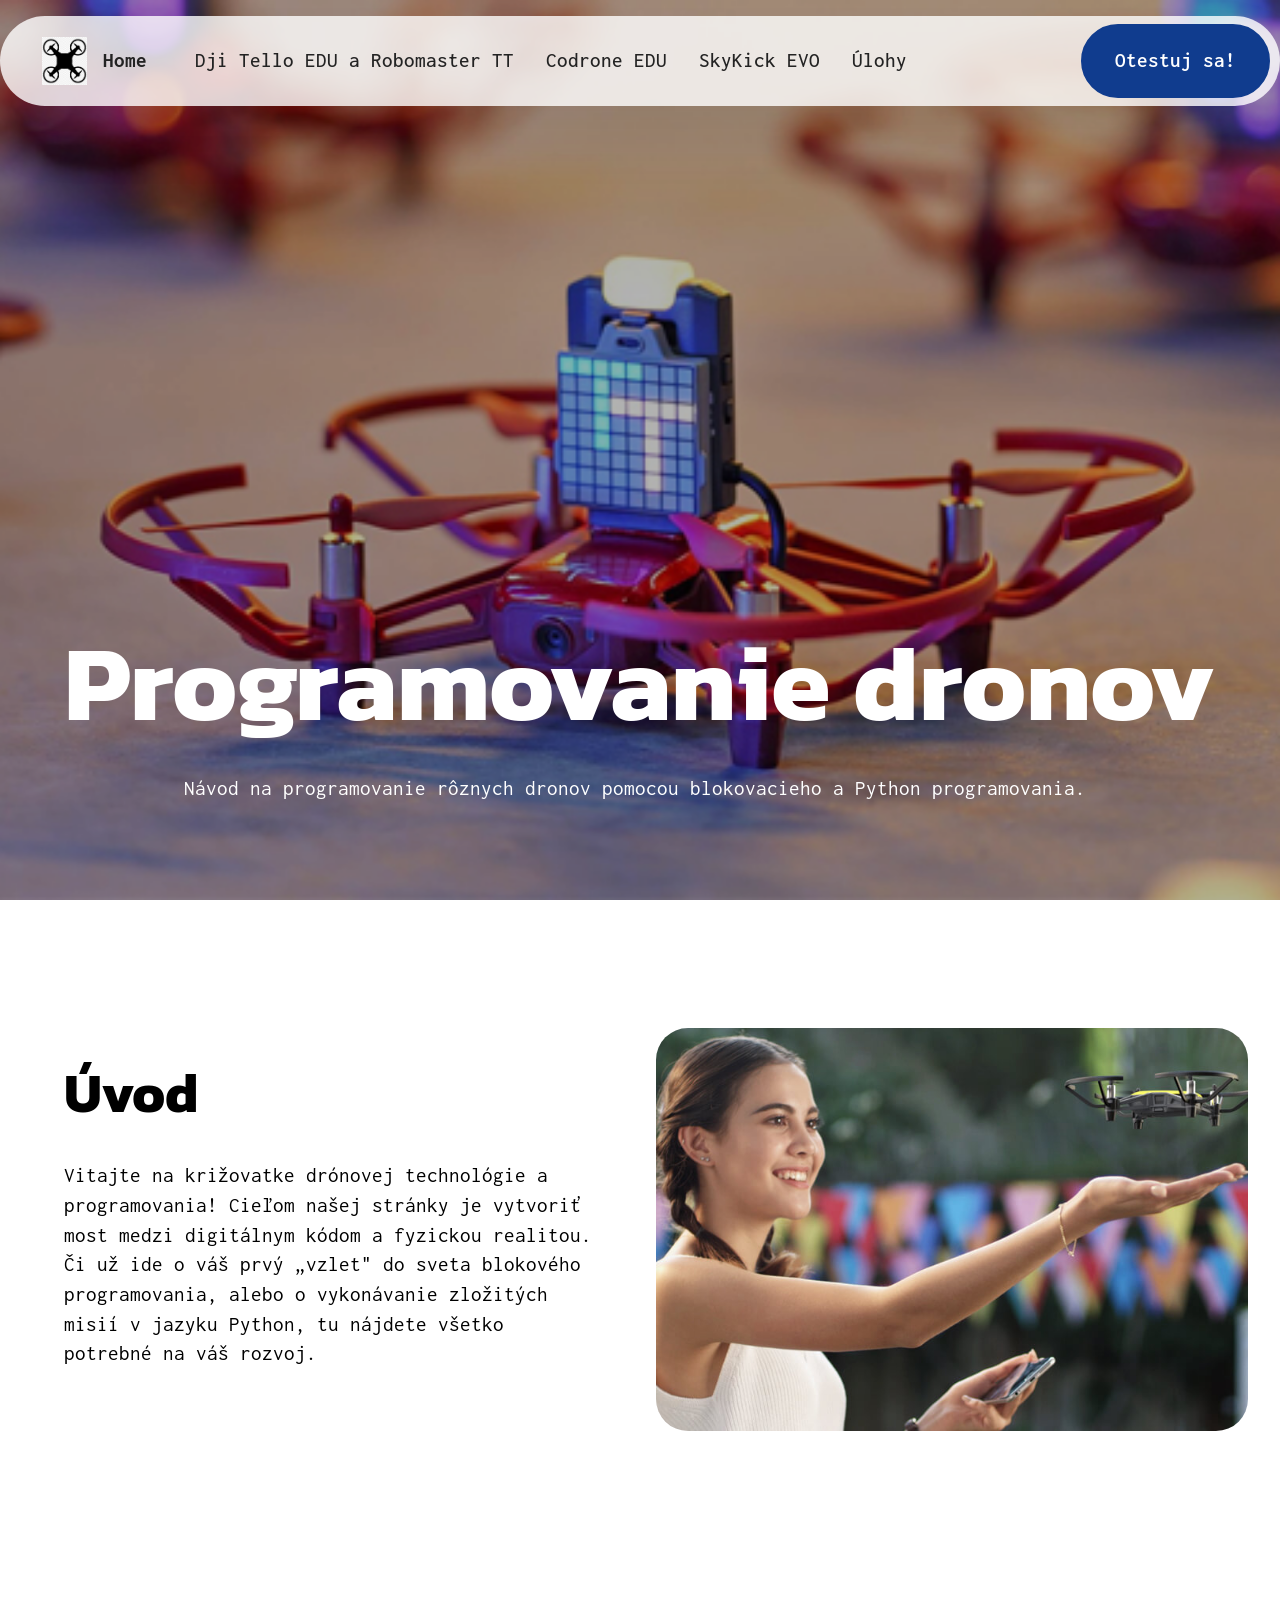
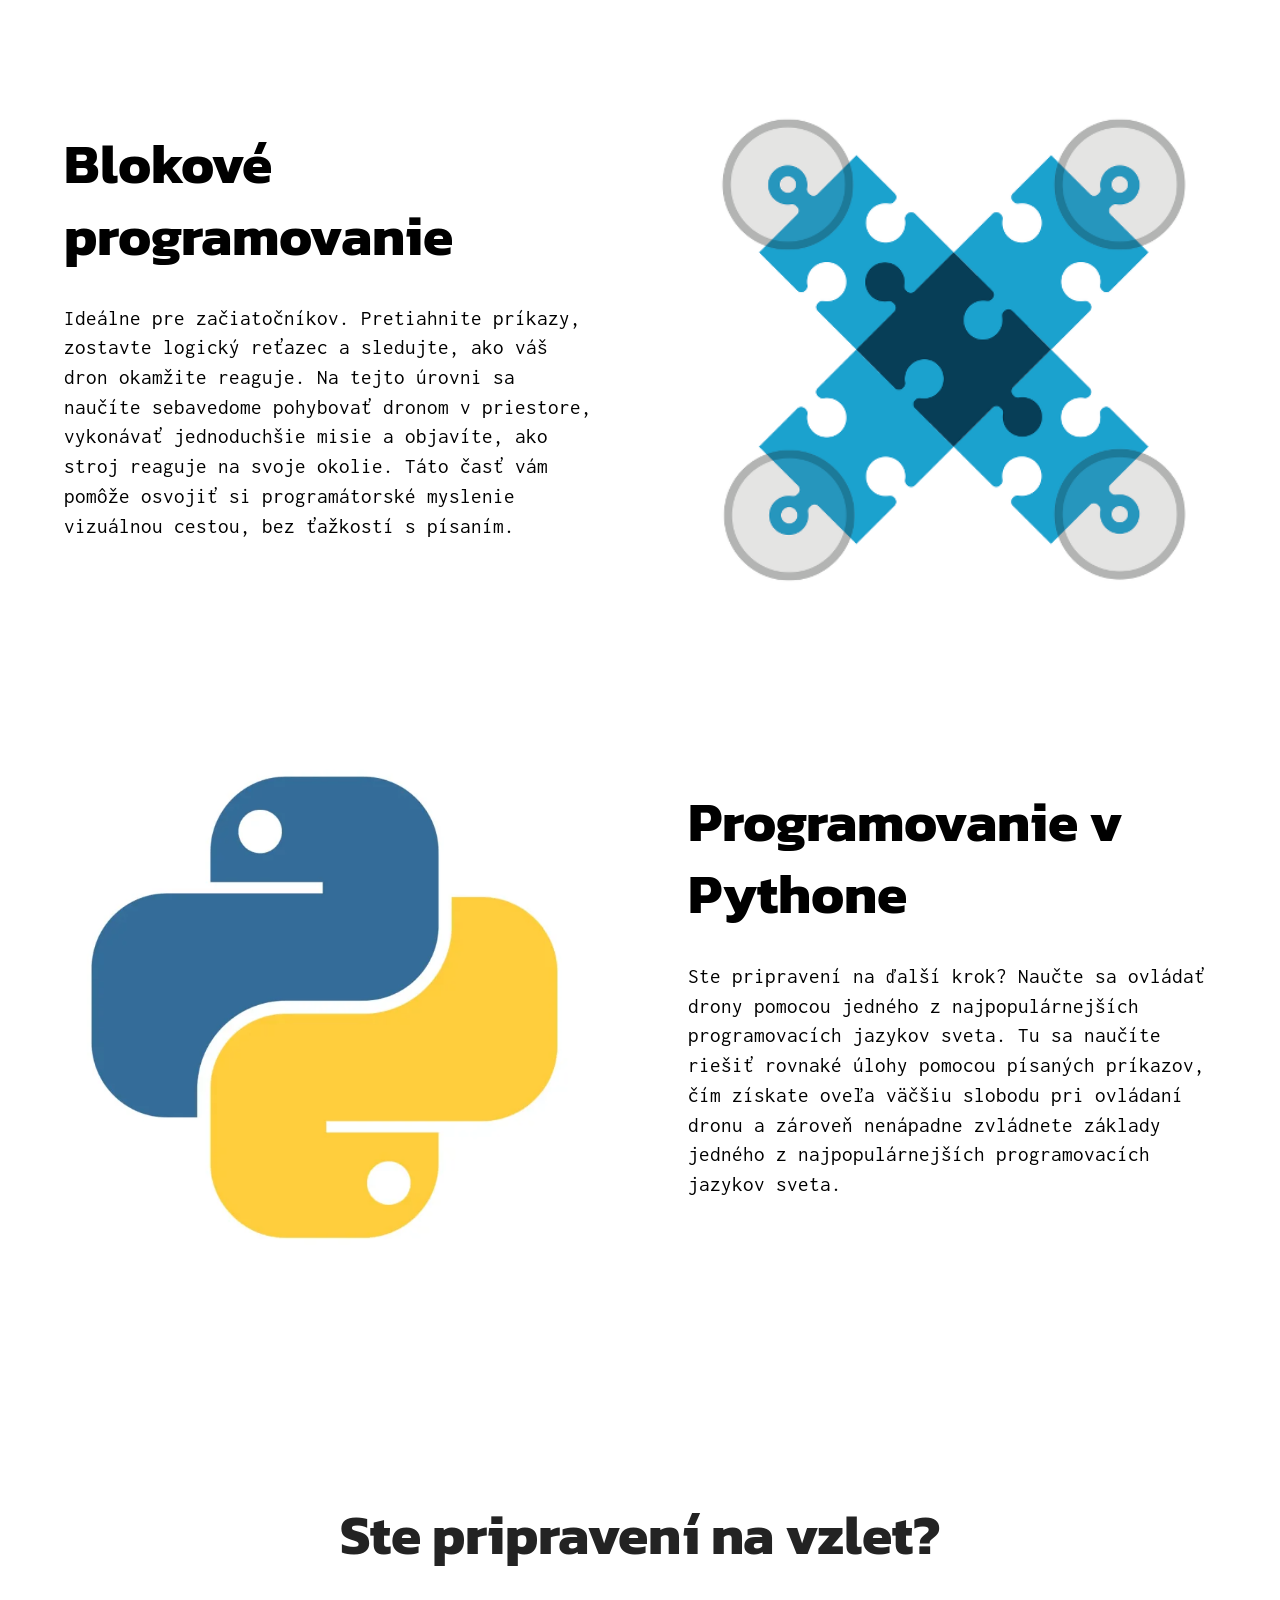
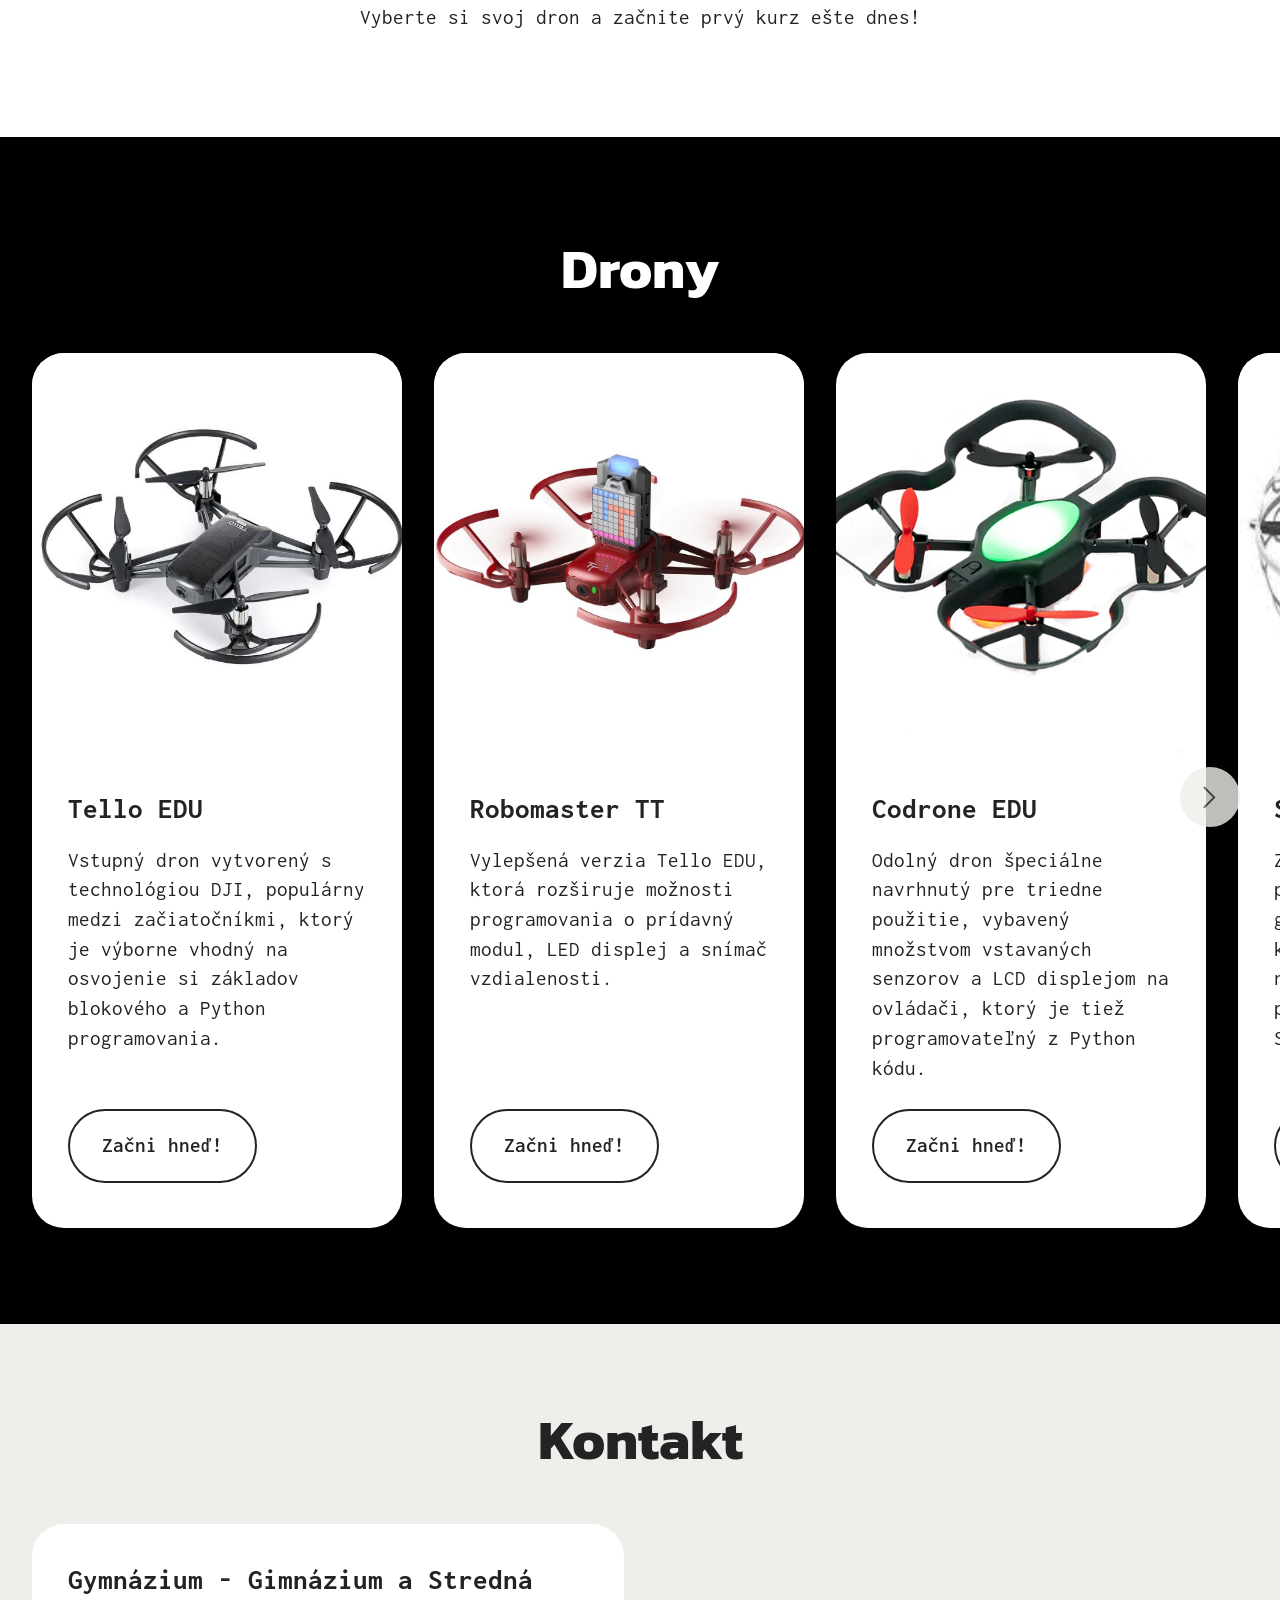
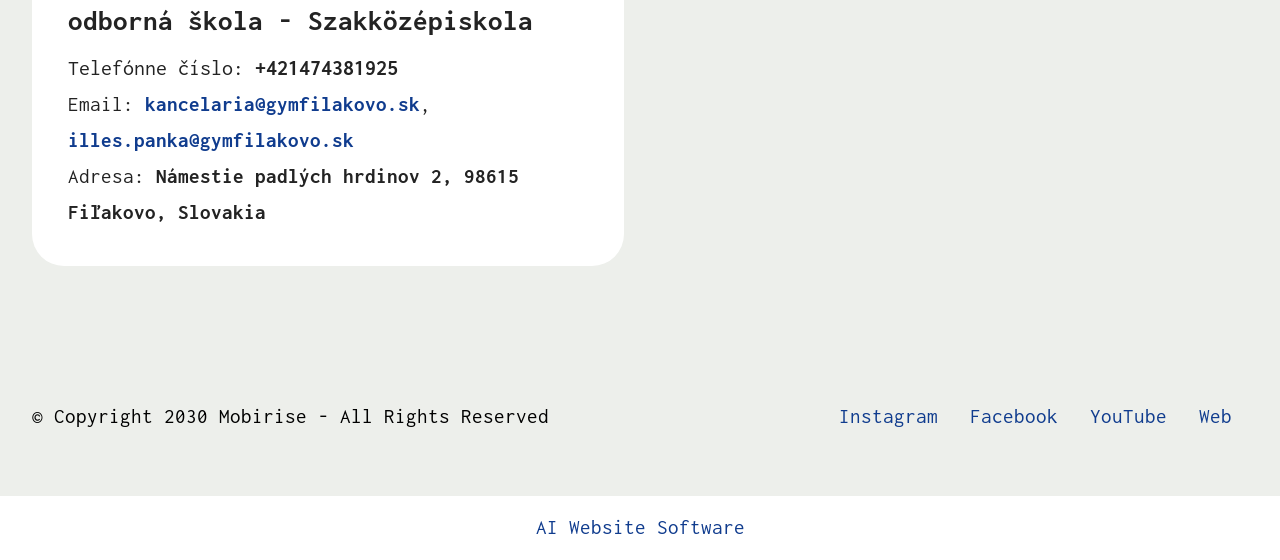
<file: index.html>
<!DOCTYPE html>
<html  >
<head>
  <!-- Site made with Mobirise Website Builder v6.1.5, https://mobirise.com -->
  <meta charset="UTF-8">
  <meta http-equiv="X-UA-Compatible" content="IE=edge">
  <meta name="generator" content="Mobirise v6.1.5, mobirise.com">
  <meta name="viewport" content="width=device-width, initial-scale=1, minimum-scale=1">
  <link rel="shortcut icon" href="assets/images/dron.png" type="image/x-icon">
  <meta name="description" content="">
  
  
  <title>Home</title>
  <link rel="stylesheet" href="assets/web/assets/mobirise-icons2/mobirise2.css">
  <link rel="stylesheet" href="assets/bootstrap/css/bootstrap.min.css">
  <link rel="stylesheet" href="assets/parallax/jarallax.css">
  <link rel="stylesheet" href="assets/dropdown/css/style.css">
  <link rel="stylesheet" href="assets/theme/css/style.css">
  <link rel="preload" href="https://fonts.googleapis.com/css?family=Kanit:100,100i,200,200i,300,300i,400,400i,500,500i,600,600i,700,700i,800,800i,900,900i&display=swap" as="style" onload="this.onload=null;this.rel='stylesheet'">
  <noscript><link rel="stylesheet" href="https://fonts.googleapis.com/css?family=Kanit:100,100i,200,200i,300,300i,400,400i,500,500i,600,600i,700,700i,800,800i,900,900i&display=swap"></noscript>
  <link rel="preload" href="https://fonts.googleapis.com/css?family=Inconsolata:200,300,400,500,600,700,800,900&display=swap" as="style" onload="this.onload=null;this.rel='stylesheet'">
  <noscript><link rel="stylesheet" href="https://fonts.googleapis.com/css?family=Inconsolata:200,300,400,500,600,700,800,900&display=swap"></noscript>
  <link rel="preload" as="style" href="assets/mobirise/css/mbr-additional.css?v=dv6idx"><link rel="stylesheet" href="assets/mobirise/css/mbr-additional.css?v=dv6idx" type="text/css">

  
  
  
</head>
<body>
  
  <section data-bs-version="5.1" class="menu menu1 cid-v883ALEGOO" once="menu" id="menu01-1">
	

	<nav class="navbar navbar-dropdown navbar-fixed-top navbar-expand-lg">
		<div class="container">
			<div class="navbar-brand">
				<span class="navbar-logo">
					
						<img src="assets/images/dron.png" alt="Home" style="height: 3rem;">
					
				</span>
				<span class="navbar-caption-wrap"><a class="navbar-caption text-black display-4" href="index.html">Home</a></span>
			</div>
			<button class="navbar-toggler" type="button" data-toggle="collapse" data-bs-toggle="collapse" data-target="#navbarSupportedContent" data-bs-target="#navbarSupportedContent" aria-controls="navbarNavAltMarkup" aria-expanded="false" aria-label="Toggle navigation">
				<div class="hamburger">
					<span></span>
					<span></span>
					<span></span>
					<span></span>
				</div>
			</button>
			<div class="collapse navbar-collapse" id="navbarSupportedContent">
				<ul class="navbar-nav nav-dropdown" data-app-modern-menu="true"><li class="nav-item">
						<a class="nav-link link text-black display-4" href="dji_sk.html">Dji Tello EDU a Robomaster TT</a>
					</li>
					<li class="nav-item">
						<a class="nav-link link text-black display-4" href="codrone_sk.html" aria-expanded="false">Codrone EDU</a>
					</li>
					<li class="nav-item">
						<a class="nav-link link text-black display-4" href="skykick_sk.html">SkyKick EVO</a>
					</li><li class="nav-item"><a class="nav-link link text-black display-4" href="ulohy.html">Úlohy</a></li></ul>
				
				<div class="navbar-buttons mbr-section-btn"><a class="btn btn-primary display-4" href="https://forms.office.com/e/mPvUEwVcV7" target="_blank"> Otestuj sa!</a></div>
			</div>
		</div>
	</nav>
</section>

<section data-bs-version="5.1" class="header16 cid-v883xdrwdi mbr-fullscreen mbr-parallax-background" id="header17-0">
  
  <div class="mbr-overlay" style="opacity: 0.3; background-color: rgb(0, 0, 0);"></div>
  <div class="container-fluid">
    <div class="row">
      <div class="content-wrap col-12 col-md-12">
        <h1 class="mbr-section-title mbr-fonts-style mbr-white mb-4 display-1">
          <strong><br>Programovanie dronov</strong></h1>
        
        <p class="mbr-fonts-style mbr-text mbr-white mb-4 display-7">Návod na programovanie rôznych dronov pomocou blokovacieho a Python programovania.&nbsp;</p>
        
      </div>
    </div>
  </div>
</section>

<section data-bs-version="5.1" class="start article4 cid-v884UuOeqp" id="article04-5">
	

	
	

	<div class="container">
		<div class="row justify-content-center">
			<div class="col-12 col-md-12 col-lg-6 image-wrapper">
				<img class="w-100" src="assets/images/fooldal-bevezetes.jpg" alt="bevezetes">
			</div>
			<div class="col-12 col-md-12 col-lg">
				<div class="text-wrapper align-left">
					<h1 class="mbr-section-title mbr-fonts-style mb-4 display-2"><strong>Úvod</strong></h1>
					<p class="mbr-text mbr-fonts-style mb-4 display-7">
						Vitajte na križovatke drónovej technológie a programovania! Cieľom našej stránky je vytvoriť most medzi digitálnym kódom a fyzickou realitou. Či už ide o váš prvý „vzlet" do sveta blokového programovania, alebo o vykonávanie zložitých misií v jazyku Python, tu nájdete všetko potrebné na váš rozvoj.
					</p>
					
				</div>
			</div>
		</div>
	</div>
</section>

<section data-bs-version="5.1" class="features38 cid-v88csxp4ZT" id="features038-7">
    

    
    

    <div class="container">
        <div class="row justify-content-center">
            <div class="col-12 col-md-12 col-lg">
                <div class="text-wrapper align-left">
                    <h1 class="mbr-section-title mbr-fonts-style mb-4 display-2">
                        <strong>Blokové programovanie</strong></h1>
                    <p class="mbr-text align-left mbr-fonts-style mb-4 display-7">
                        Ideálne pre začiatočníkov. Pretiahnite príkazy, zostavte logický reťazec a sledujte, ako váš dron okamžite reaguje. Na tejto úrovni sa naučíte sebavedome pohybovať dronom v priestore, vykonávať jednoduchšie misie a objavíte, ako stroj reaguje na svoje okolie. Táto časť vám pomôže osvojiť si programátorské myslenie vizuálnou cestou, bez ťažkostí s písaním.
                    </p>
                    
                </div>
            </div>
            <div class="col-12 col-md-12 col-lg-6 image-wrapper">
                <img class="w-100" src="assets/images/fooldal-blokkos.png" alt="blokkos">
            </div>
        </div>
        <div class="row row-reverse justify-content-center">

            <div class="col-12 col-md-12 col-lg">
                <div class="text-wrapper align-left">
                    <h1 class="mbr-section-title mbr-fonts-style mb-4 display-2"><strong>Programovanie v Pythone</strong></h1>
                    <p class="mbr-text align-left mbr-fonts-style mb-4 display-7">
                        Ste pripravení na ďalší krok? Naučte sa ovládať drony pomocou jedného z najpopulárnejších programovacích jazykov sveta. Tu sa naučíte riešiť rovnaké úlohy pomocou písaných príkazov, čím získate oveľa väčšiu slobodu pri ovládaní dronu a zároveň nenápadne zvládnete základy jedného z najpopulárnejších programovacích jazykov sveta.
                    </p>
                    
                </div>
            </div>
            <div class="col-12 col-md-12 col-lg-6 image-wrapper">
                <img class="w-100" src="assets/images/fooldal-python-2.png" alt="python">
            </div>
        </div>
        
    </div>
</section>

<section data-bs-version="5.1" class="article11 cid-v88i6Uj37R" id="article11-9">
    

    
    
    <div class="container">
        <div class="row justify-content-center">
            <div class="title col-md-12 col-lg-10">
                <h3 class="mbr-section-title mbr-fonts-style align-center mt-0 mb-0 display-2"><strong>Ste pripravení na vzlet?</strong></h3>
                <h4 class="mbr-section-subtitle align-center mbr-fonts-style mt-4 display-7">Vyberte si svoj dron a začnite prvý kurz ešte dnes!</h4>
                
            </div>
        </div>
    </div>
</section>

<section data-bs-version="5.1" class="features017 mbr-embla cid-v884QuzmRQ" id="features017-4">
	
	
	<div class="position-relative">
		<div class="container-fluid">
			<div class="row justify-content-center">
				<div class="col-12 content-head">
					<div class="mbr-section-head mb-5">
						<h4 class="mbr-section-title mbr-fonts-style align-center mb-0 display-2">
							<strong>Drony</strong></h4>
						
					</div>
				</div>
			</div>
		</div>

		<div class="embla" data-skip-snaps="true" data-align="center" data-contain-scroll="trimSnaps" data-auto-play-interval="5" data-draggable="true">
			<div class="embla__viewport container-fluid">
				<div class="embla__container">
					<div class="embla__slide slider-image item active" style="margin-left: 1rem; margin-right: 1rem;">
						<div class="slide-content">
							<div class="item-img">
								<div class="item-wrapper">
									<img src="assets/images/fooldal-telloedu.jpg" alt="Tello EDU" title="" data-slide-to="1" data-bs-slide-to="1">
								</div>
							</div>
							<div class="item-content">
								<h5 class="item-title mbr-fonts-style display-5"><strong>Tello EDU</strong></h5>
								
								<p class="mbr-text mbr-fonts-style mt-3 display-7">Vstupný dron vytvorený s technológiou DJI, populárny medzi začiatočníkmi, ktorý je výborne vhodný na osvojenie si základov blokového a Python programovania.
								</p>
							</div>

							<div class="mbr-section-btn item-footer mt-2"><a href="dji_sk.html" class="btn item-btn btn-black-outline display-7" target="_blank">Začni hneď!</a></div>
						</div>
					</div>
					<div class="embla__slide slider-image item" style="margin-left: 1rem; margin-right: 1rem;">
						<div class="slide-content">
							<div class="item-img">
								<div class="item-wrapper">
									<img src="assets/images/fooldal-robomastertt.jpeg" alt="Robomaster TT" title="" data-slide-to="2" data-bs-slide-to="2">
								</div>
							</div>
							<div class="item-content">
								<h5 class="item-title mbr-fonts-style display-5">
									<strong>Robomaster TT</strong></h5>
								
								<p class="mbr-text mbr-fonts-style mt-3 display-7">Vylepšená verzia Tello EDU, ktorá rozširuje možnosti programovania o prídavný modul, LED displej a snímač vzdialenosti.
								</p>
							</div>
							<div class="mbr-section-btn item-footer mt-2"><a href="dji_sk.html" class="btn item-btn btn-black-outline display-7" target="_blank">Začni hneď!</a></div>
						</div>
					</div>
					<div class="embla__slide slider-image item" style="margin-left: 1rem; margin-right: 1rem;">
						<div class="slide-content">
							<div class="item-img">
								<div class="item-wrapper">
									<img src="assets/images/fooldal-codroneedu-1.jpg" alt="Codrone EDU" title="" data-slide-to="3" data-bs-slide-to="3">
								</div>
							</div>
							<div class="item-content">
								<h5 class="item-title mbr-fonts-style display-5">
									<strong>Codrone EDU</strong></h5>
								
								<p class="mbr-text mbr-fonts-style mt-3 display-7">Odolný dron špeciálne navrhnutý pre triedne použitie, vybavený množstvom vstavaných senzorov a LCD displejom na ovládači, ktorý je tiež programovateľný z Python kódu.
								</p>
							</div>
							<div class="mbr-section-btn item-footer mt-2"><a href="codrone_sk.html" class="btn item-btn btn-black-outline display-7" target="_blank">Začni hneď!</a></div>
						</div>
					</div>
					<div class="embla__slide slider-image item" style="margin-left: 1rem; margin-right: 1rem;">
						<div class="slide-content">
							<div class="item-img">
								<div class="item-wrapper">
									<img src="assets/images/fooldal-skykickevo.jpg" alt="SkyKick EVO" title="" data-slide-to="4" data-bs-slide-to="4">
								</div>
							</div>
							<div class="item-content">
								<h5 class="item-title mbr-fonts-style display-5">
									<strong>SkyKick EVO</strong></h5>
								
								<p class="mbr-text mbr-fonts-style mt-3 display-7">Zariadenie optimalizované pre drónovú futbal s guľatým ochranným rámom, ktoré okrem ochrany pred nárazmi ponúka aj programovanie v Pythone a Scratchi pre taktickú hru.
								</p>
							</div>
							<div class="mbr-section-btn item-footer mt-2"><a href="skykick_sk.html" class="btn item-btn btn-black-outline display-7" target="_blank">Začni hneď!</a></div>
						</div>
					</div>
					
					
					
					
				</div>
			</div>
			<button class="embla__button embla__button--prev">
				<span class="mobi-mbri mobi-mbri-arrow-prev mbr-iconfont" aria-hidden="true"></span>
				<span class="sr-only visually-hidden visually-hidden visually-hidden">Previous</span>
			</button>
			<button class="embla__button embla__button--next">
				<span class="mobi-mbri mobi-mbri-arrow-next mbr-iconfont" aria-hidden="true"></span>
				<span class="sr-only visually-hidden visually-hidden visually-hidden">Next</span>
			</button>
		</div>
	</div>
</section>

<section data-bs-version="5.1" class="contacts02 map1 cid-v8842qGP5N" id="contacts02-3">

    

    
    <div class="container">
        <div class="row justify-content-center">
            <div class="col-12 content-head">
                <div class="mbr-section-head mb-5">
                    <h3 class="mbr-section-title mbr-fonts-style align-center mb-0 display-2">
                        <strong>Kontakt</strong></h3>
                    
                </div>
            </div>
        </div>
        <div class="row justify-content-center">
            <div class="card col-12 col-md-12 col-lg-6">
                <div class="card-wrapper">
                    <div class="text-wrapper">
                        <h5 class="cardTitle mbr-fonts-style mb-2 display-5"><strong>Gymnázium - Gimnázium a Stredná odborná škola - Szakközépiskola</strong></h5>
                        <ul class="list mbr-fonts-style display-7">
                            <li class="mbr-text item-wrap"><span style="font-size: 1.4rem;">Telefónne číslo: <strong>+421474381925</strong></span><br></li><li class="mbr-text item-wrap">Email: <a href="mailto:kancelaria@gymfilakovo.sk" class="text-primary"><strong>kancelaria@gymfilakovo.sk</strong></a>,                   <strong><a href="mailto:illes.panka@gymfilakovo.ksk" class="text-primary"><b>illes.panka@gymfilakovo.sk</b></a>
</strong></li><li class="mbr-text item-wrap">Adresa: <strong>Námestie padlých hrdinov 2, 98615 Fiľakovo, Slovakia</strong></li>
                        </ul>
                    </div>
                </div>
            </div>
            <div class="map-wrapper col-md-12 col-lg-6">
                <div class="google-map"><iframe frameborder="0" style="border:0" src="https://www.google.com/maps/embed?pb=!1m18!1m12!1m3!1d2655.7035217226576!2d19.825069224459714!3d48.27007977113513!2m3!1f0!2f0!3f0!3m2!1i1024!2i768!4f13.1!3m3!1m2!1s0x47400a176a9036b3%3A0x5ec708571b346030!2zRsO8bGVraSBHaW1uw6F6aXVt!5e0!3m2!1shu!2ssk!4v1767794579258!5m2!1shu!2ssk" allowfullscreen=""></iframe></div>
            </div>
        </div>
    </div>
</section>

<section data-bs-version="5.1" class="footer2 cid-v883WmXSt7" once="footers" id="footer02-2">
    

    
    

    <div class="container">
        <div class="row">
            <div class="col-12 col-lg-6 center mt-2 mb-3">
                <p class="mbr-fonts-style copyright mb-0 display-7">
                    © Copyright 2030 Mobirise - All Rights Reserved
                </p>
            </div>
            <div class="col-12 col-lg-6 center">
                <div class="row-links mt-2 mb-3">
                    <ul class="row-links-soc">
                        
                        
                        
                        
                    <li class="row-links-soc-item mbr-fonts-style display-7">
                            <a href="https://www.instagram.com/gymigimi?utm_source=ig_web_button_share_sheet&igsh=ZDNlZDc0MzIxNw==" class="text-primary" target="_blank">Instagram</a>
                        </li><li class="row-links-soc-item mbr-fonts-style display-7"><a href="https://www.facebook.com/gymfilakovo" class="text-primary" target="_blank">Facebook</a></li><li class="row-links-soc-item mbr-fonts-style display-7">
                            <a href="https://www.youtube.com/@filakovogymnazium-gimnaziu1173" class="text-primary" target="_blank">YouTube</a>
                        </li><li class="row-links-soc-item mbr-fonts-style display-7"><a href="www.gymfilakovo.sk" class="text-primary" target="_blank">Web</a></li></ul>
                </div>
            </div>
        </div>
    </div>
</section><section class="display-7" style="padding: 0;align-items: center;justify-content: center;flex-wrap: wrap;    align-content: center;display: flex;position: relative;height: 4rem;"><a href="https://mobiri.se/" style="flex: 1 1;height: 4rem;position: absolute;width: 100%;z-index: 1;"><img alt="" style="height: 4rem;" src="[data-uri]"></a><p style="margin: 0;text-align: center;" class="display-7">&#8204;</p><a style="z-index:1" href="https://mobirise.com/builder/ai-website-builder.html">AI Website Software</a></section><script src="assets/bootstrap/js/bootstrap.bundle.min.js"></script>  <script src="assets/parallax/jarallax.js"></script>  <script src="assets/smoothscroll/smooth-scroll.js"></script>  <script src="assets/ytplayer/index.js"></script>  <script src="assets/dropdown/js/navbar-dropdown.js"></script>  <script src="assets/embla/embla.min.js"></script>  <script src="assets/embla/script.js"></script>  <script src="assets/theme/js/script.js"></script>  
  
  
</body>
</html>
</file>
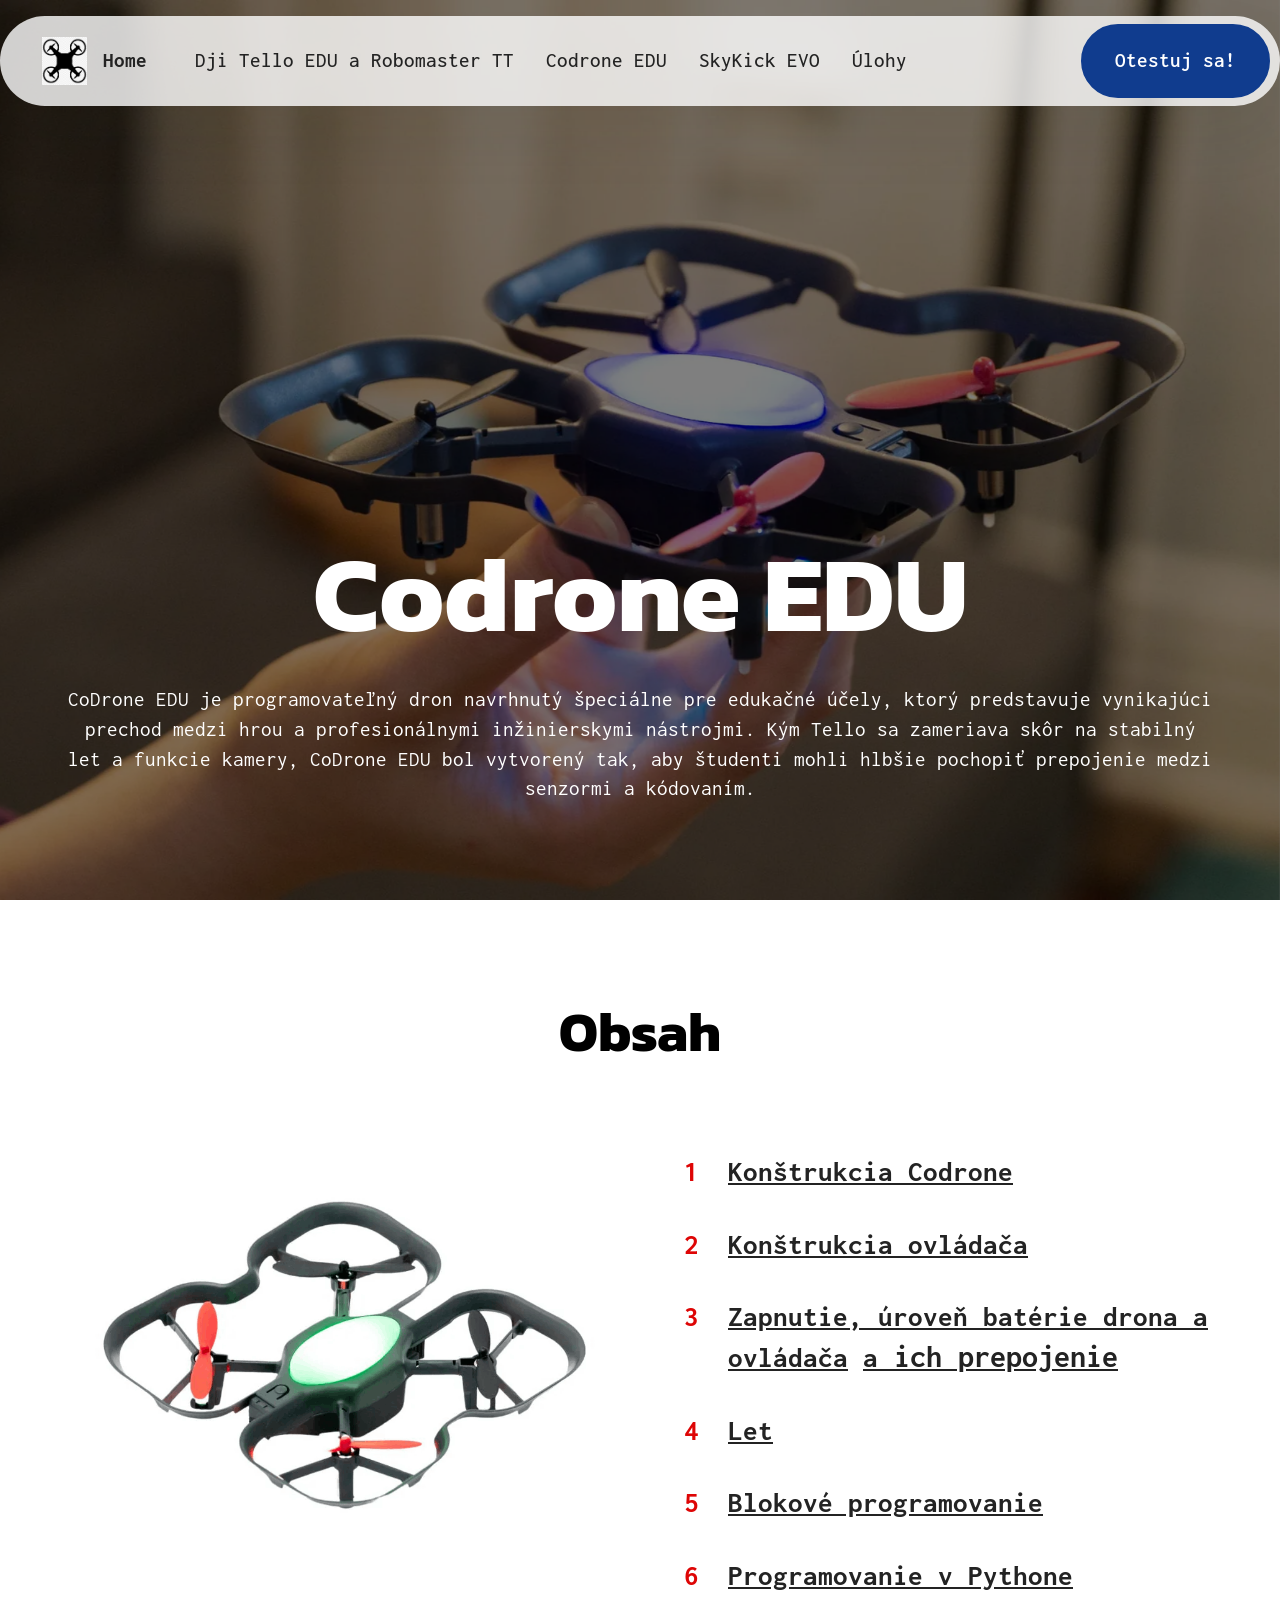
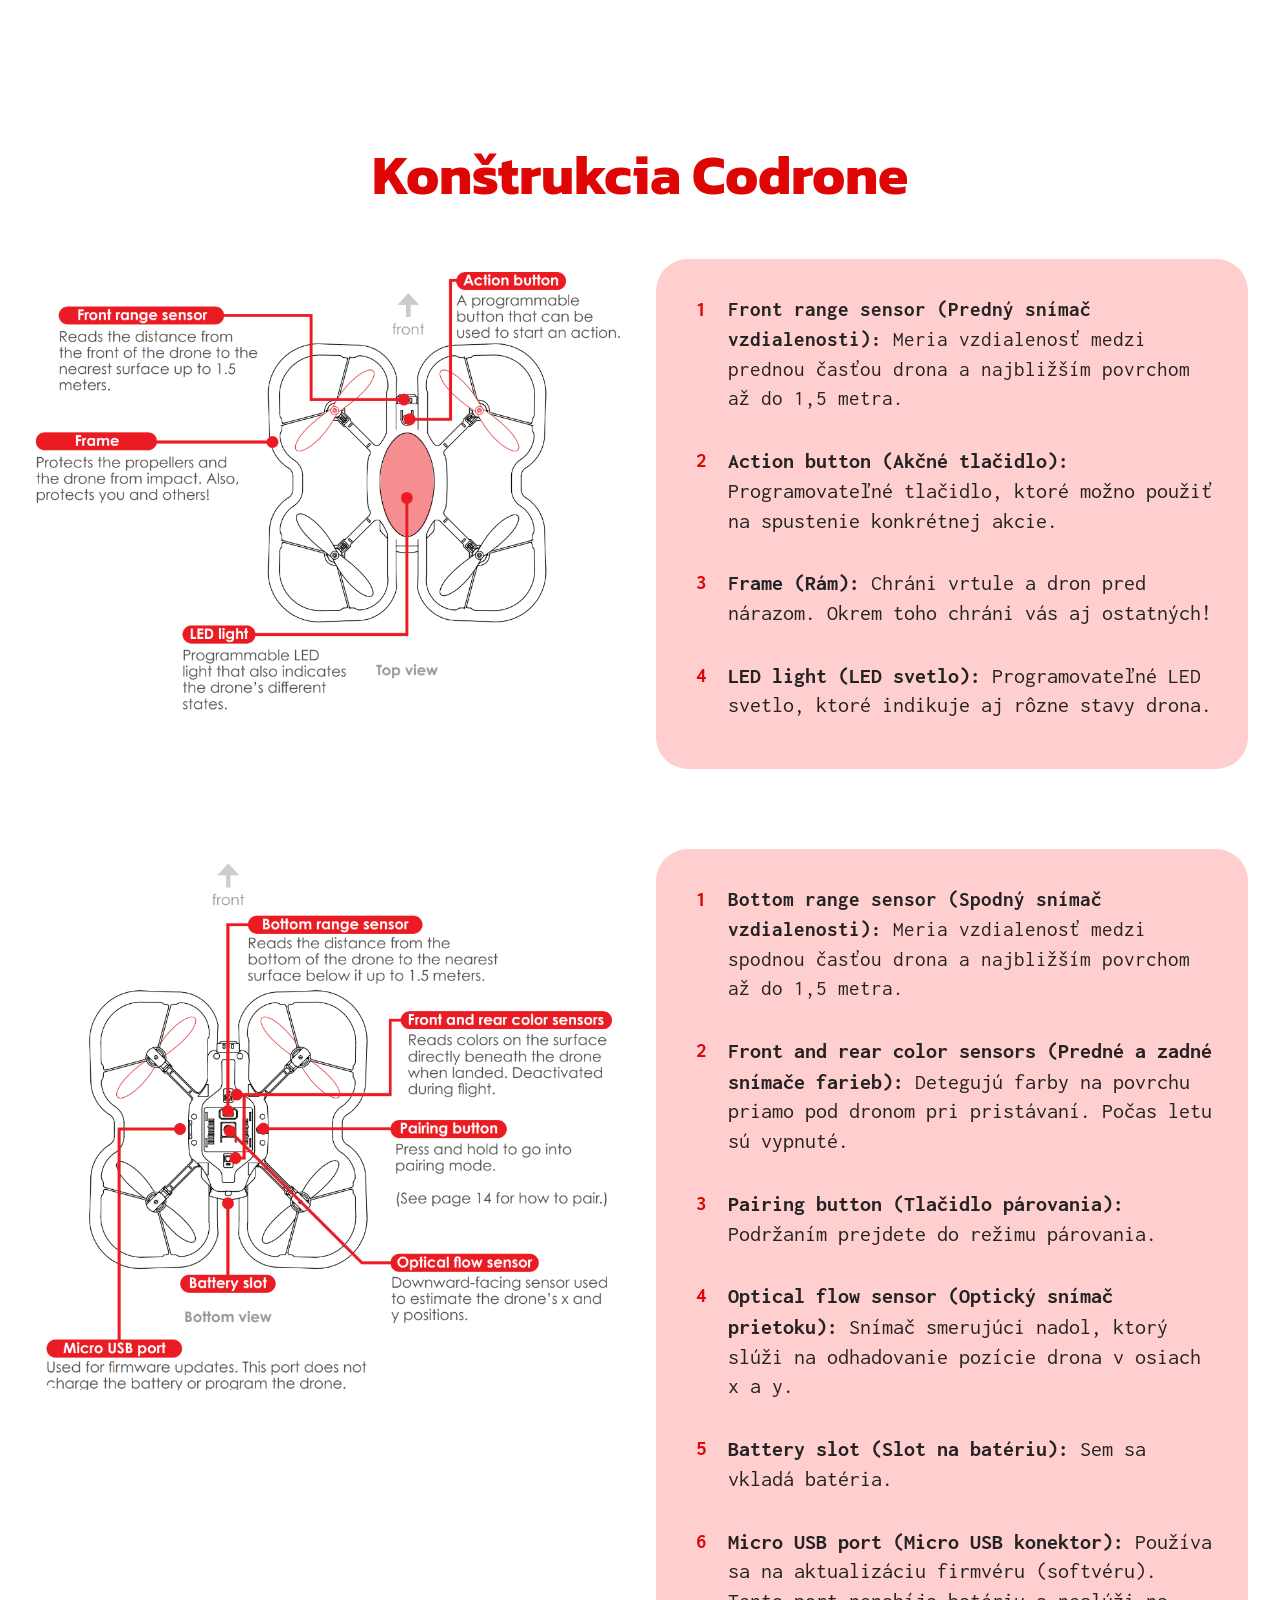
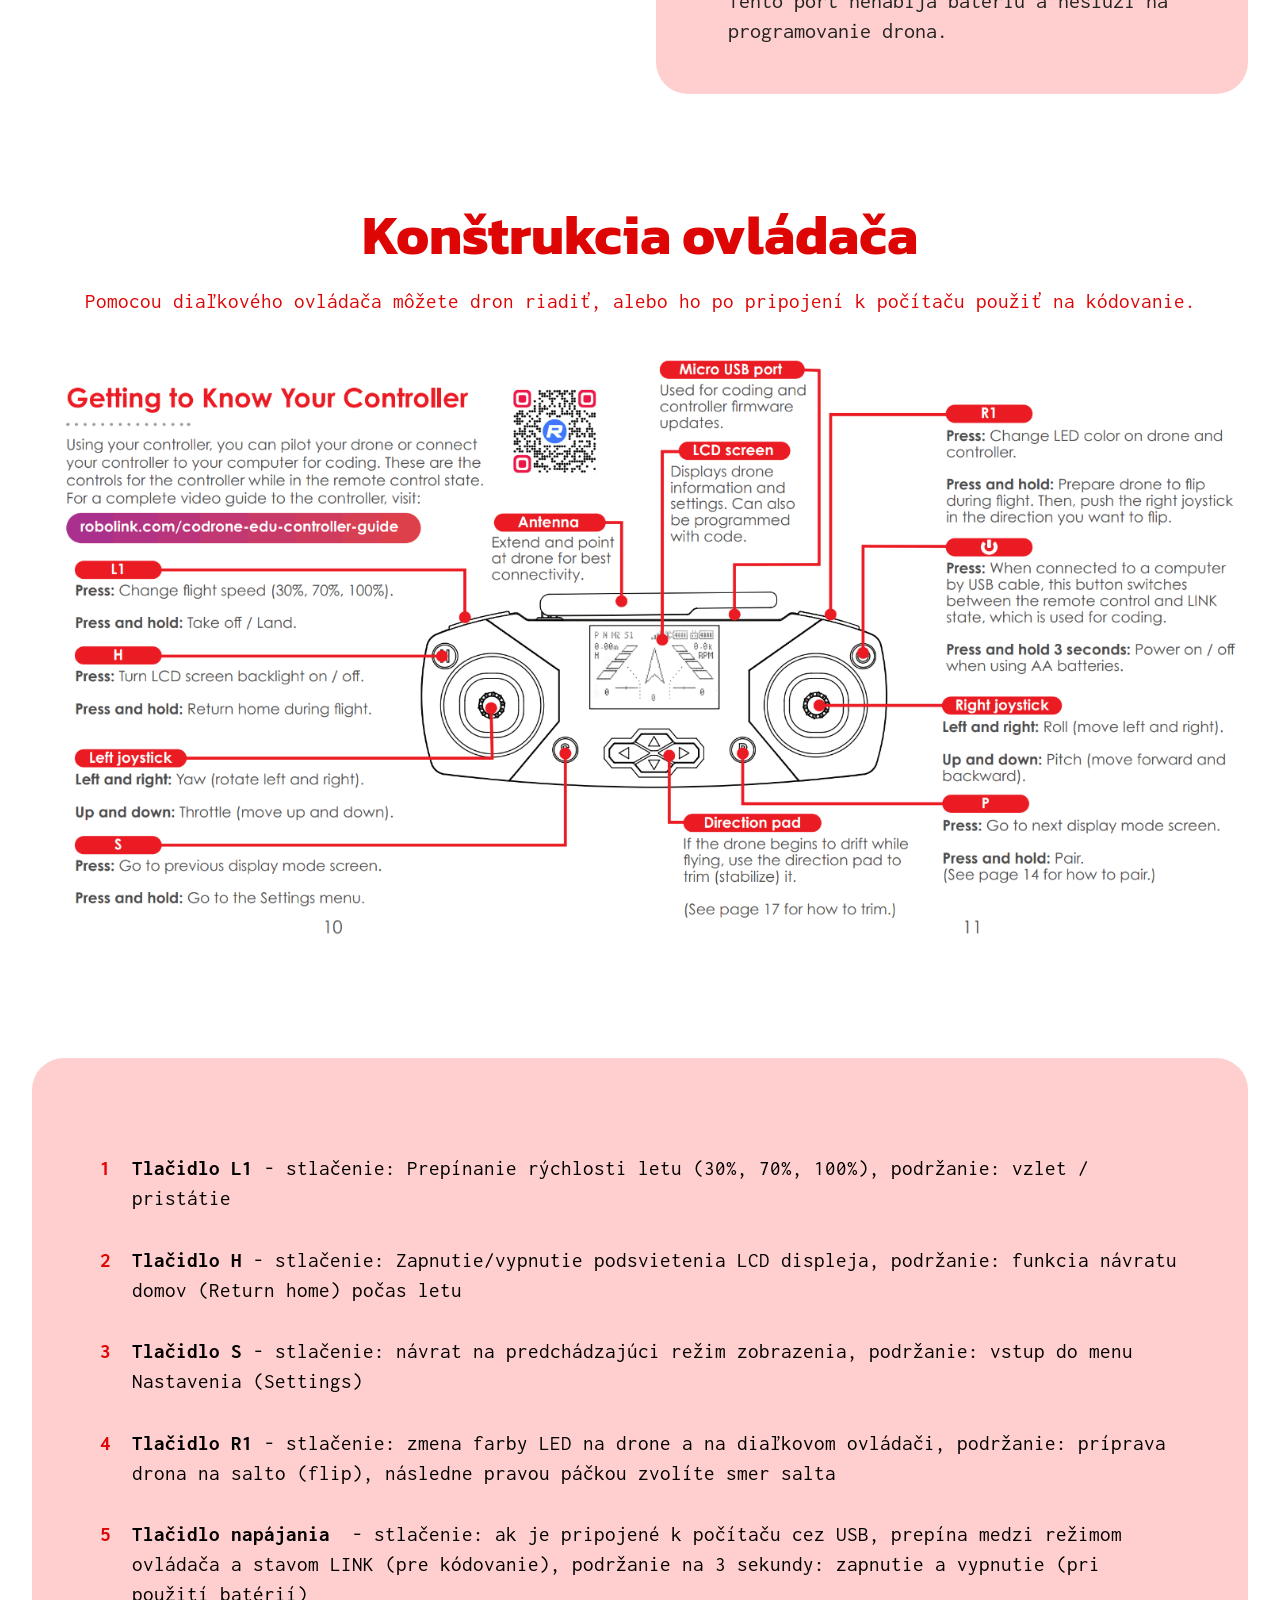
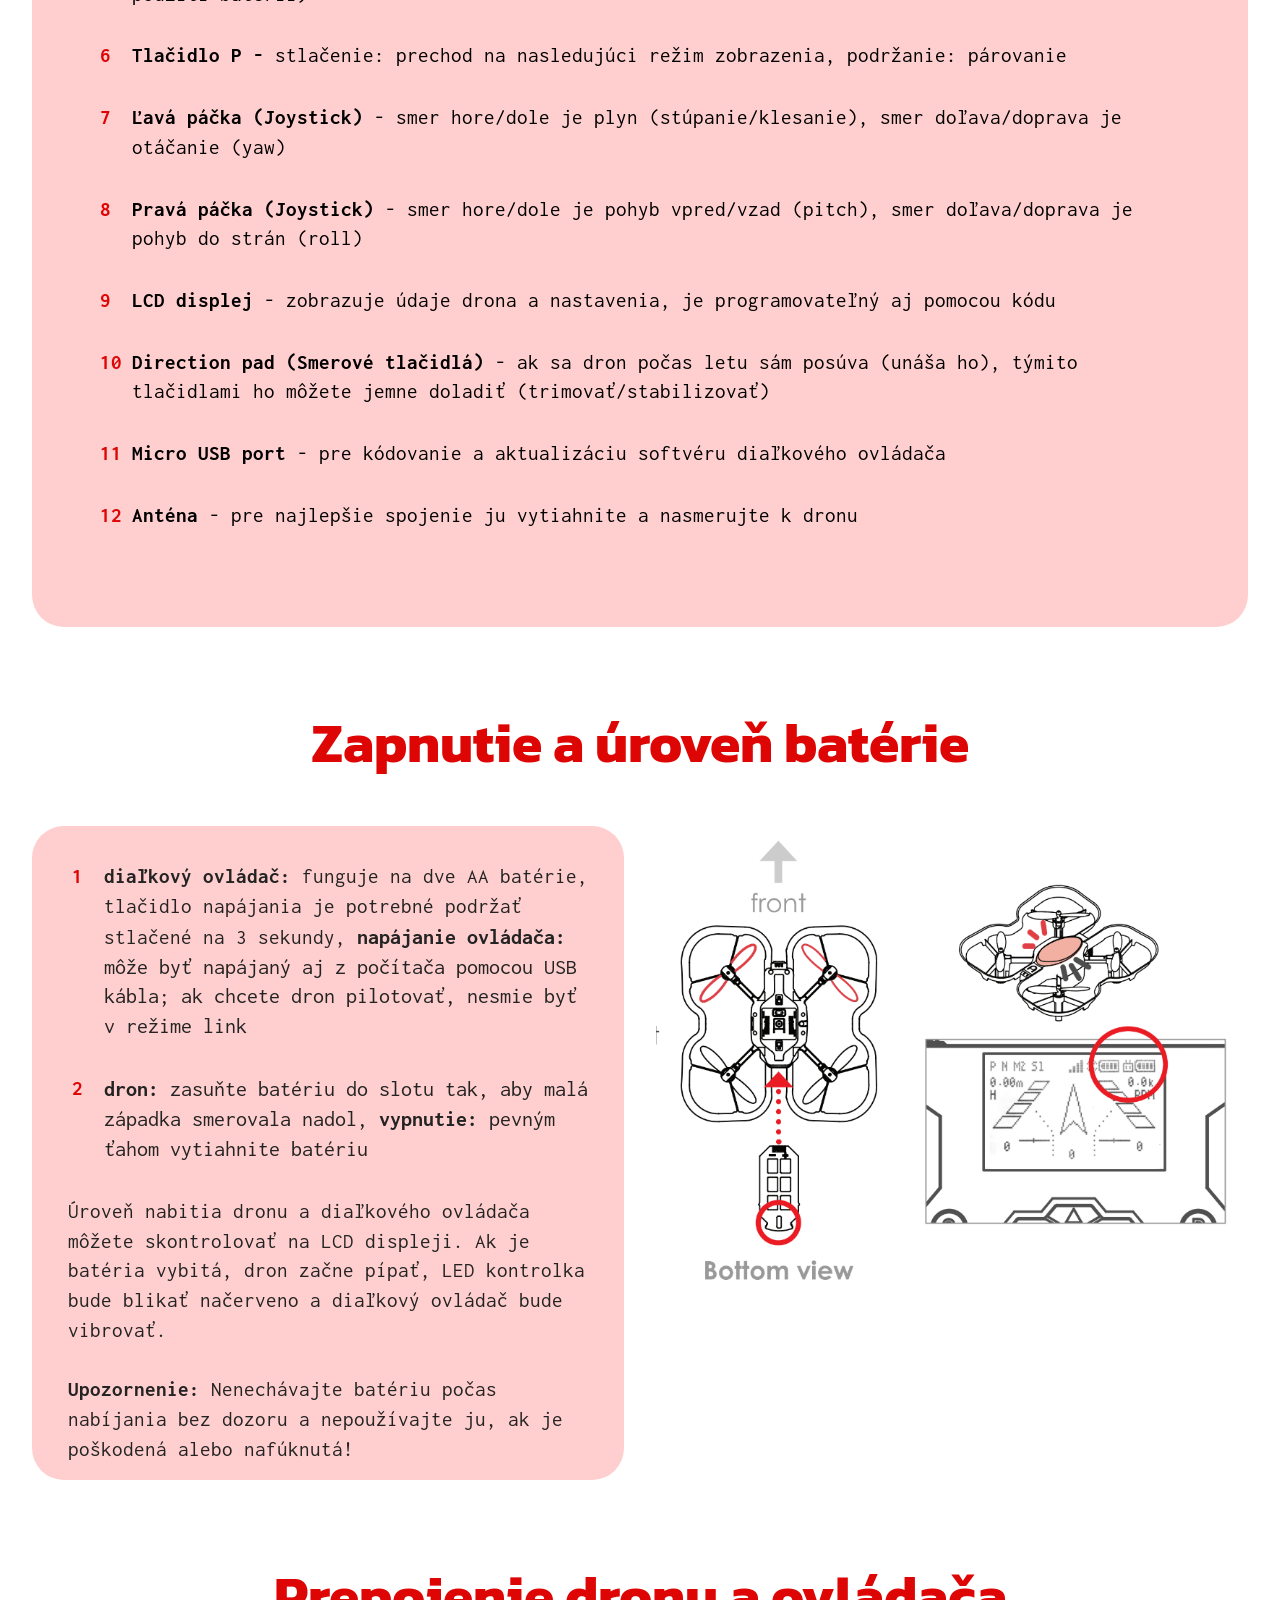
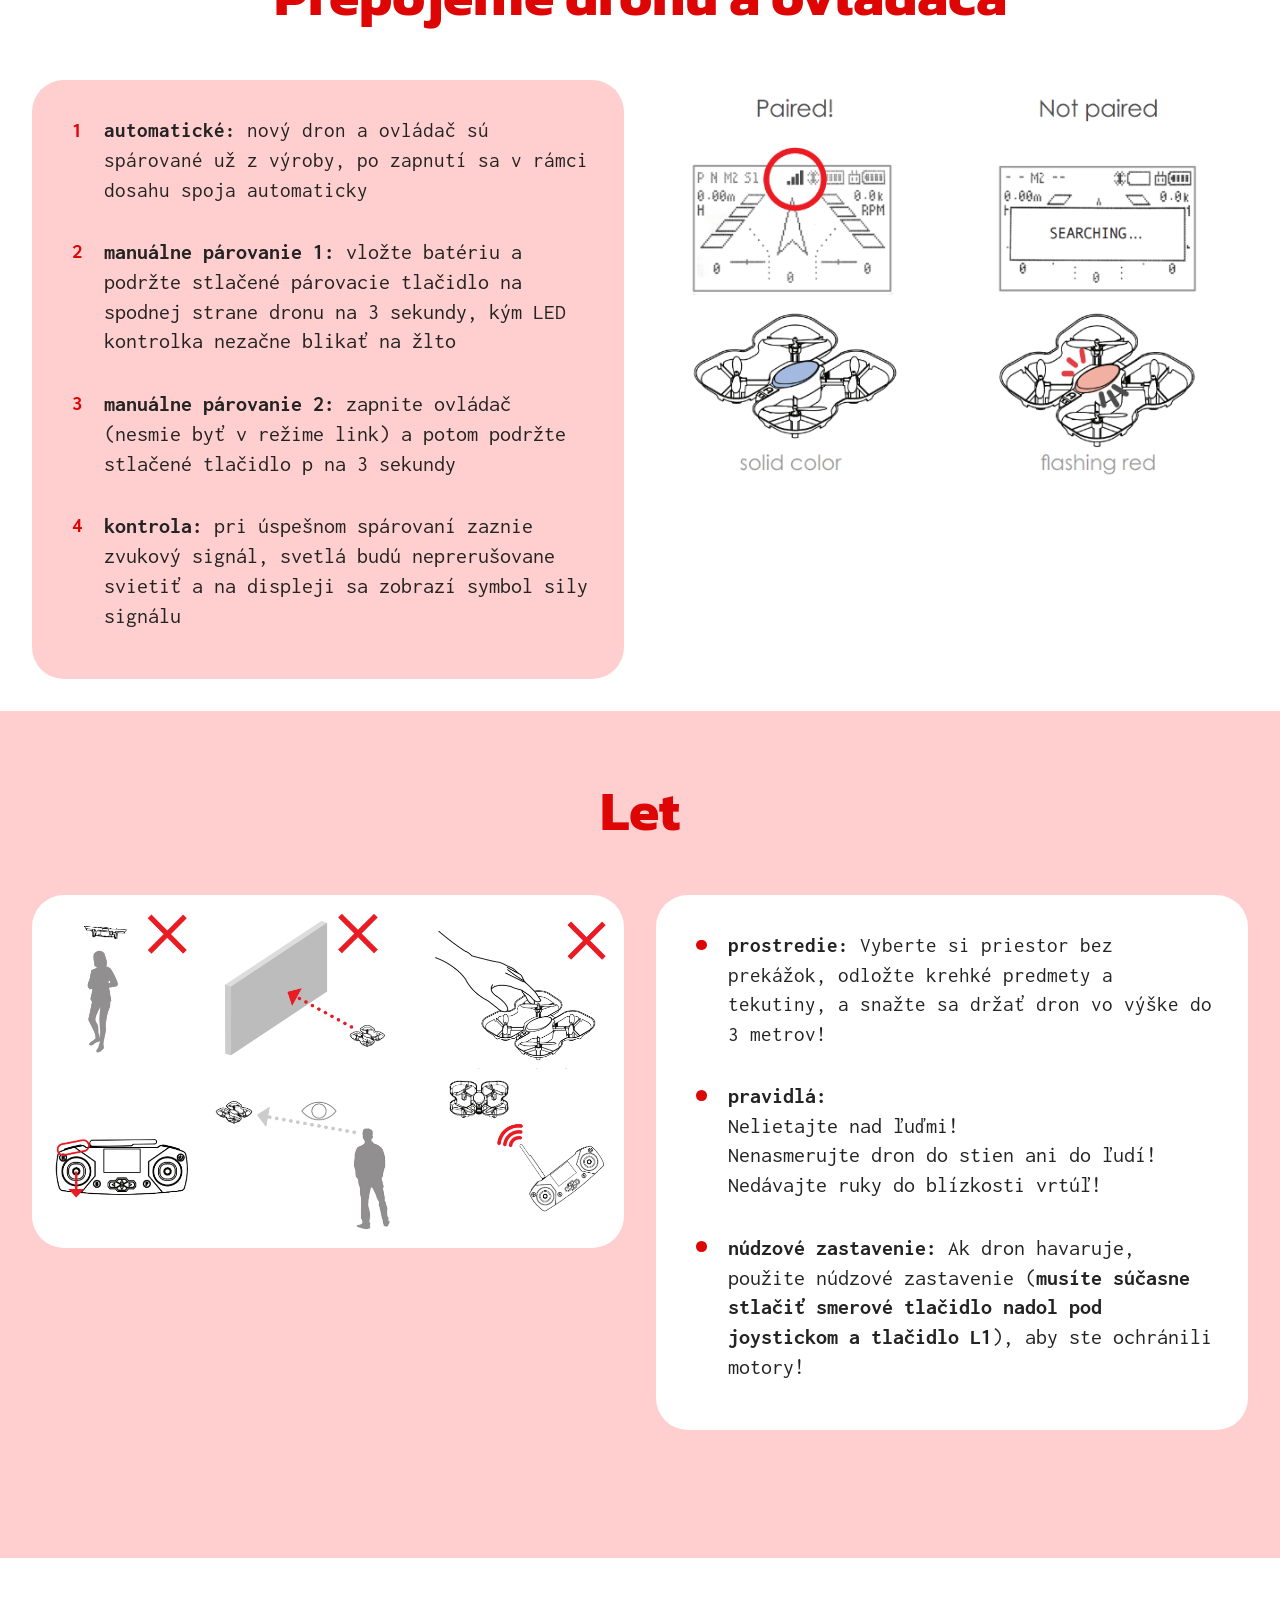
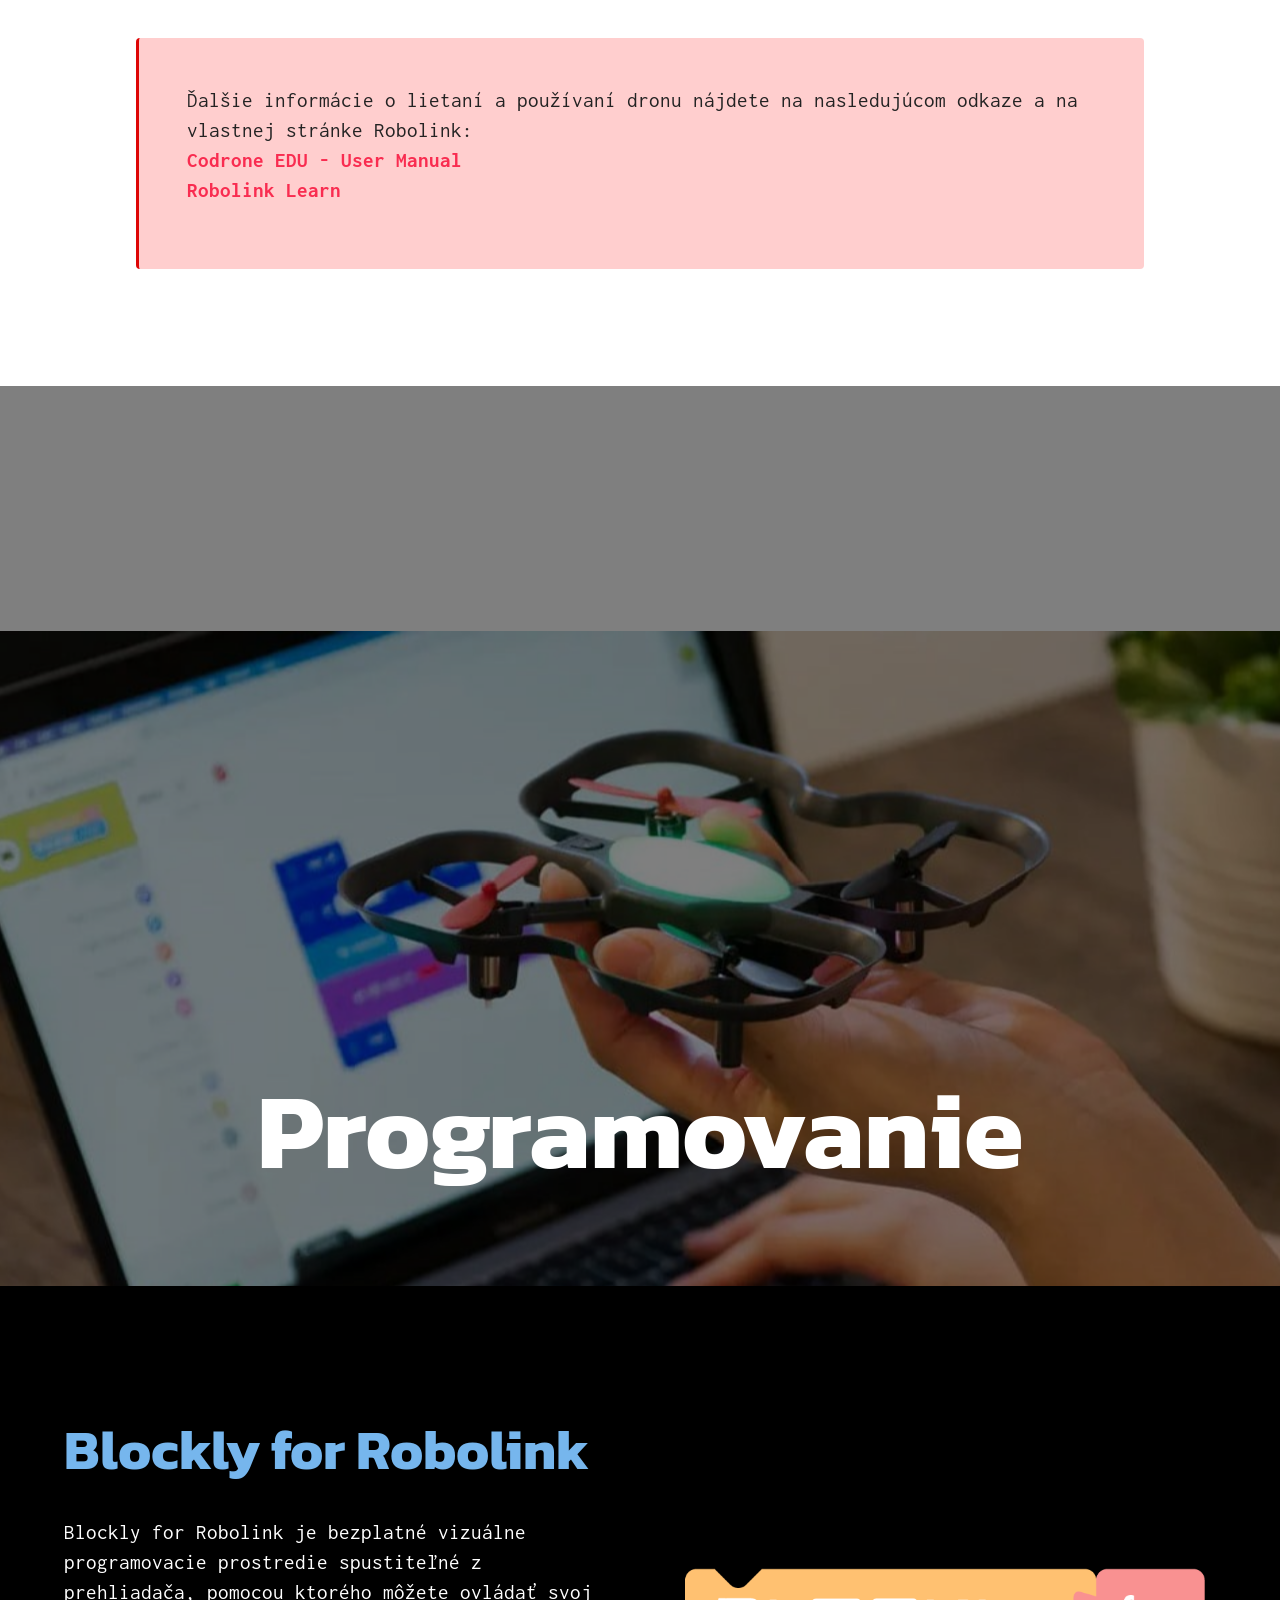
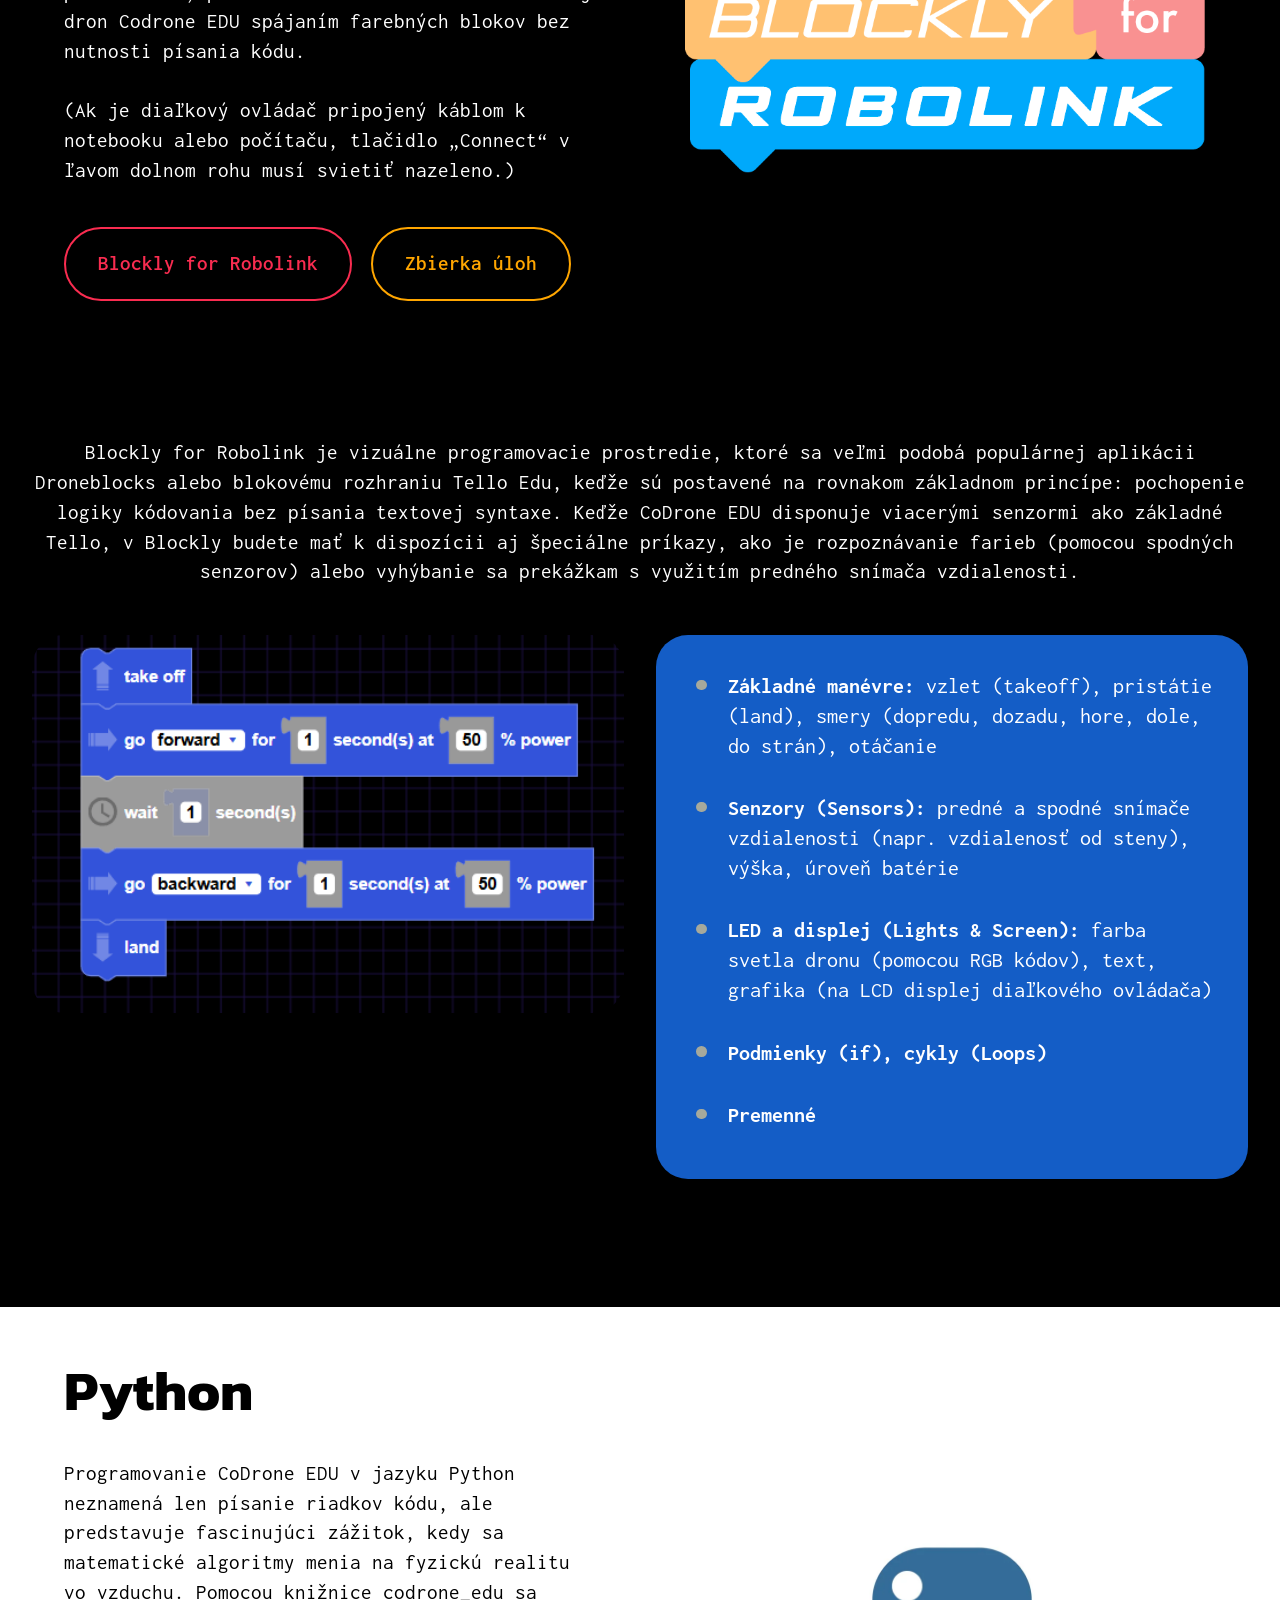
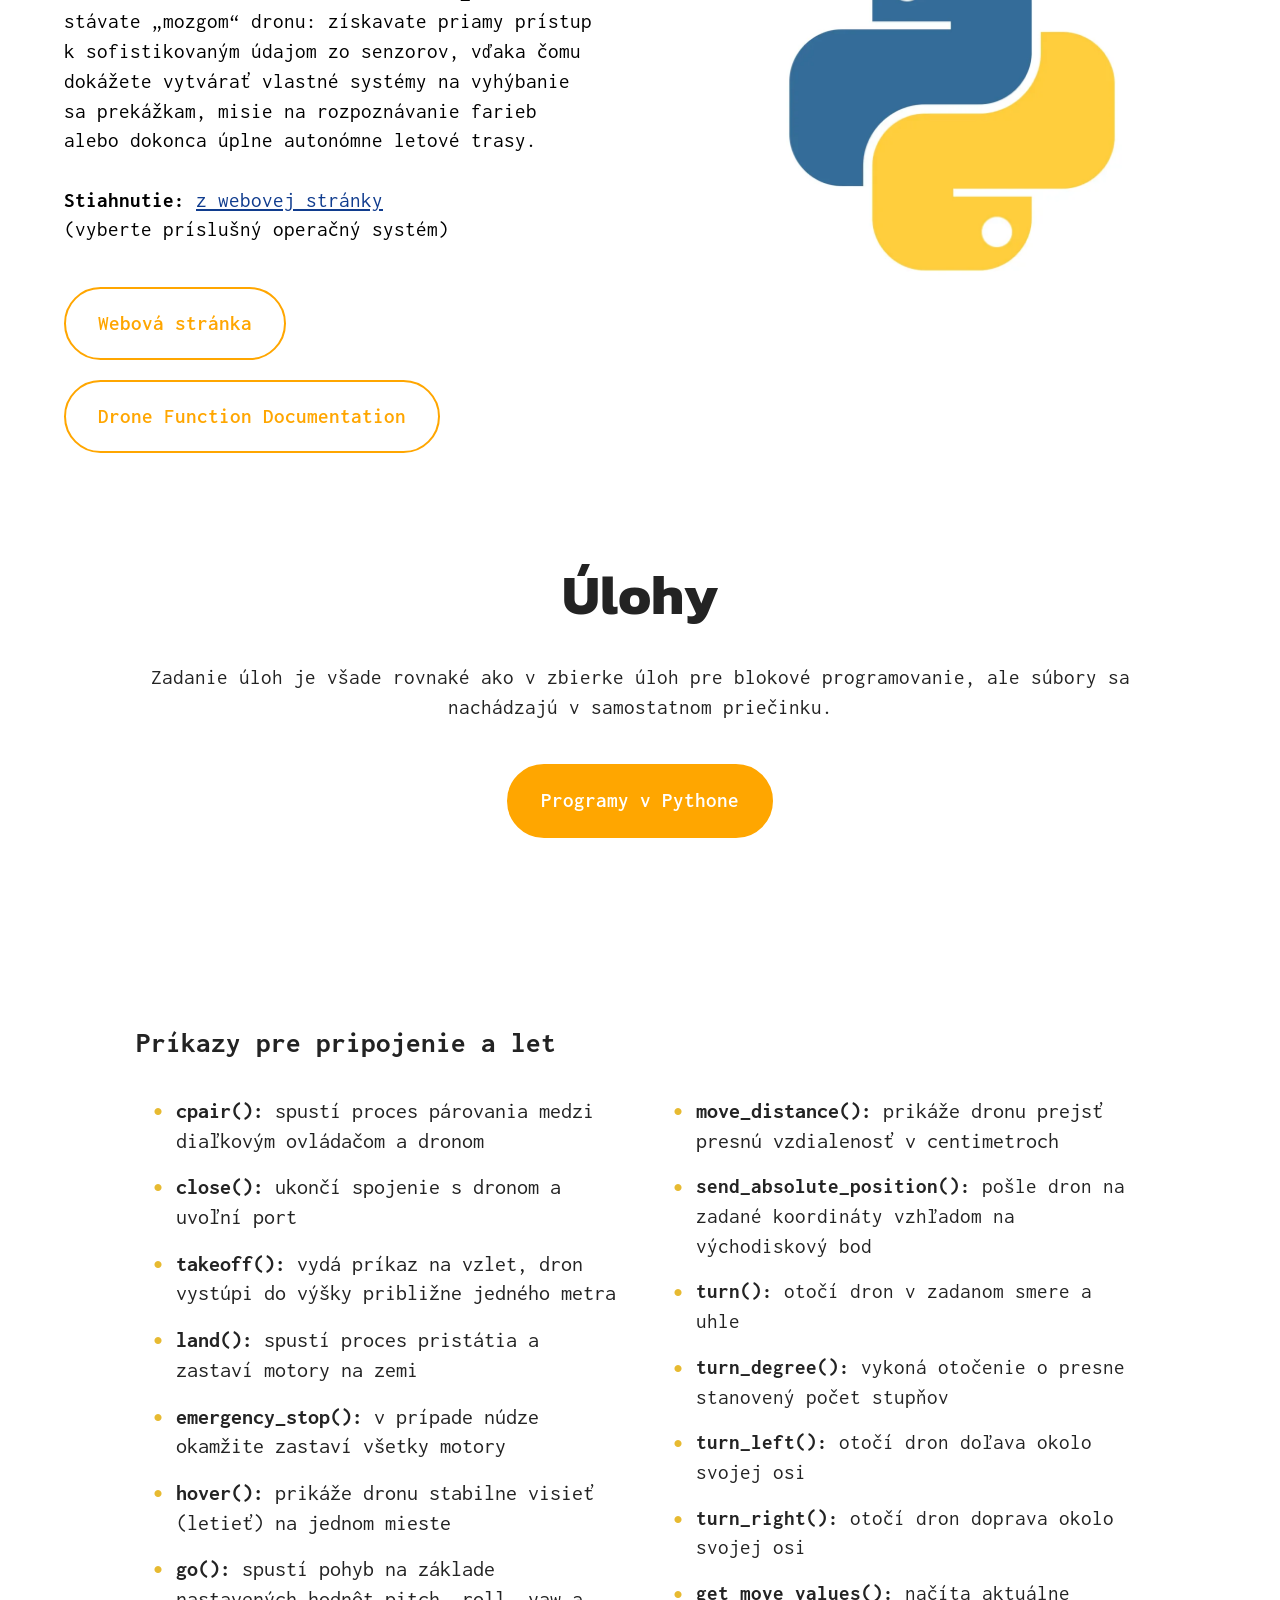
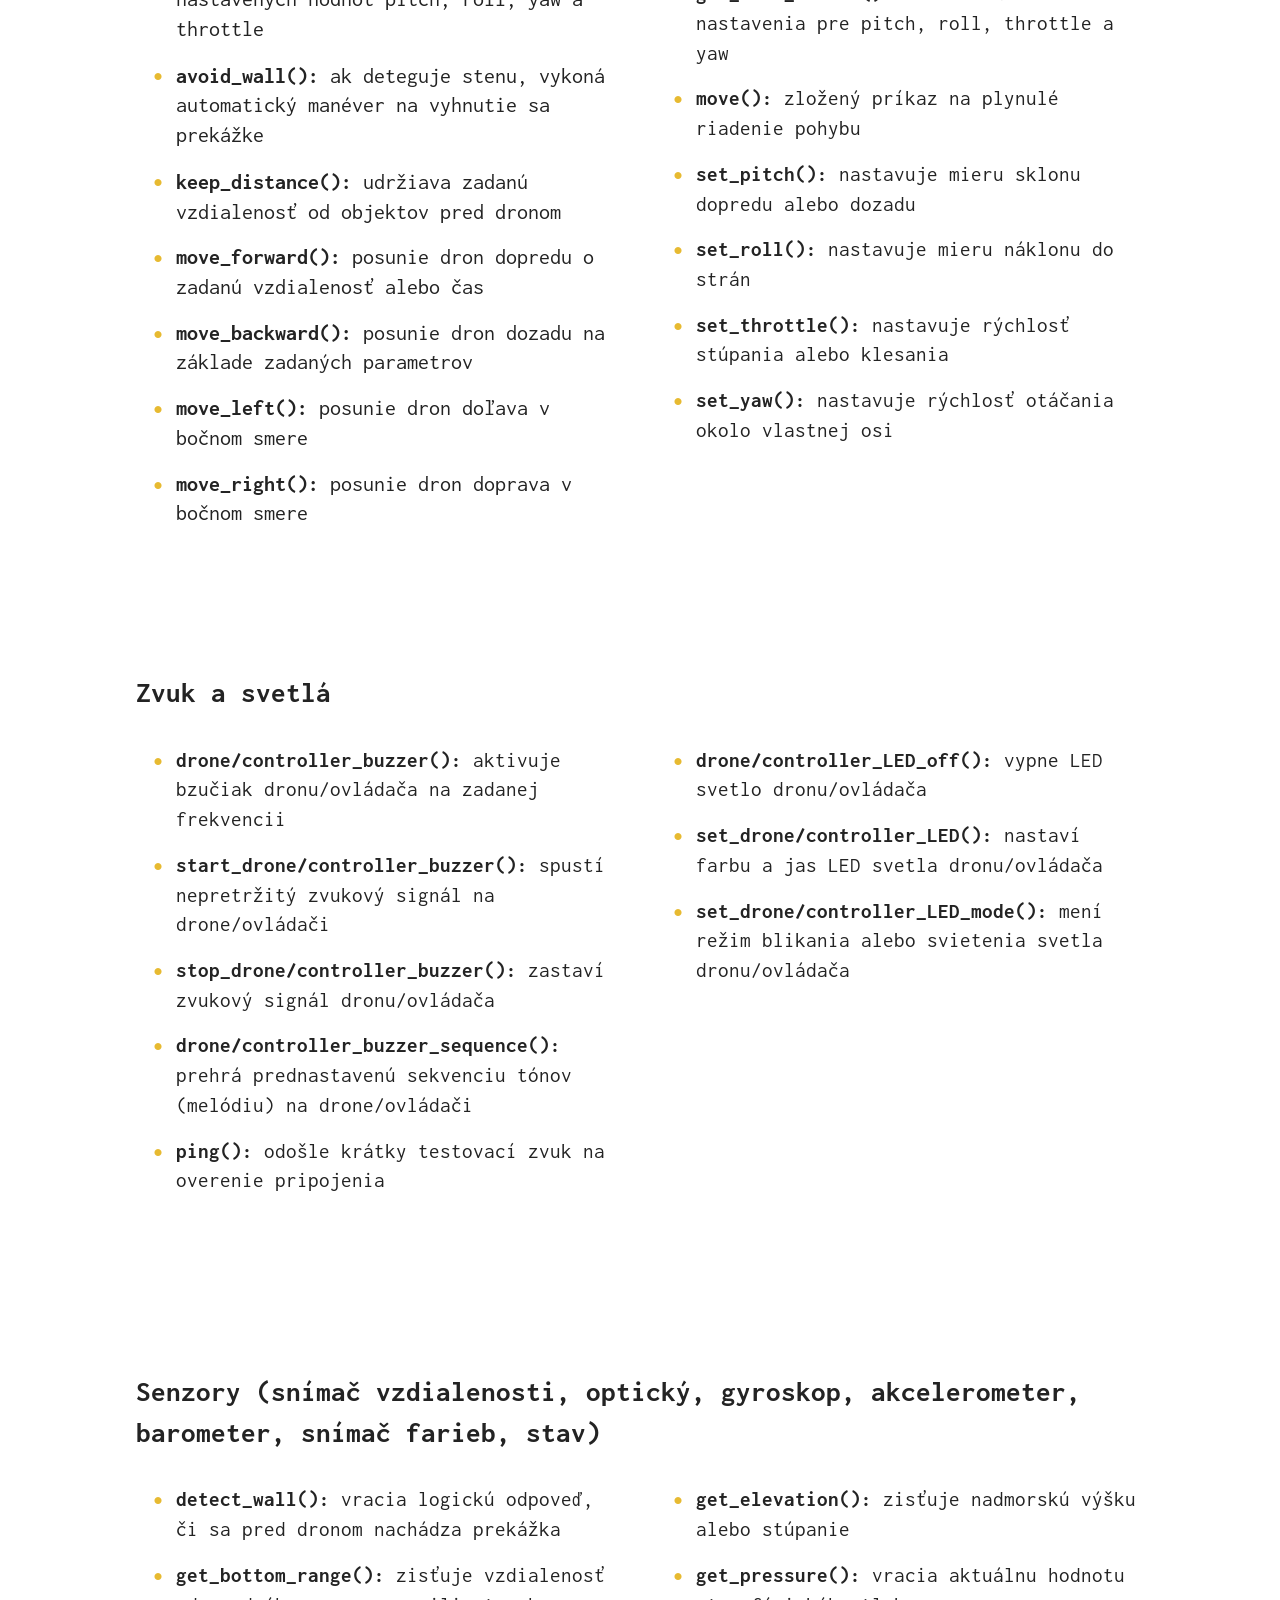
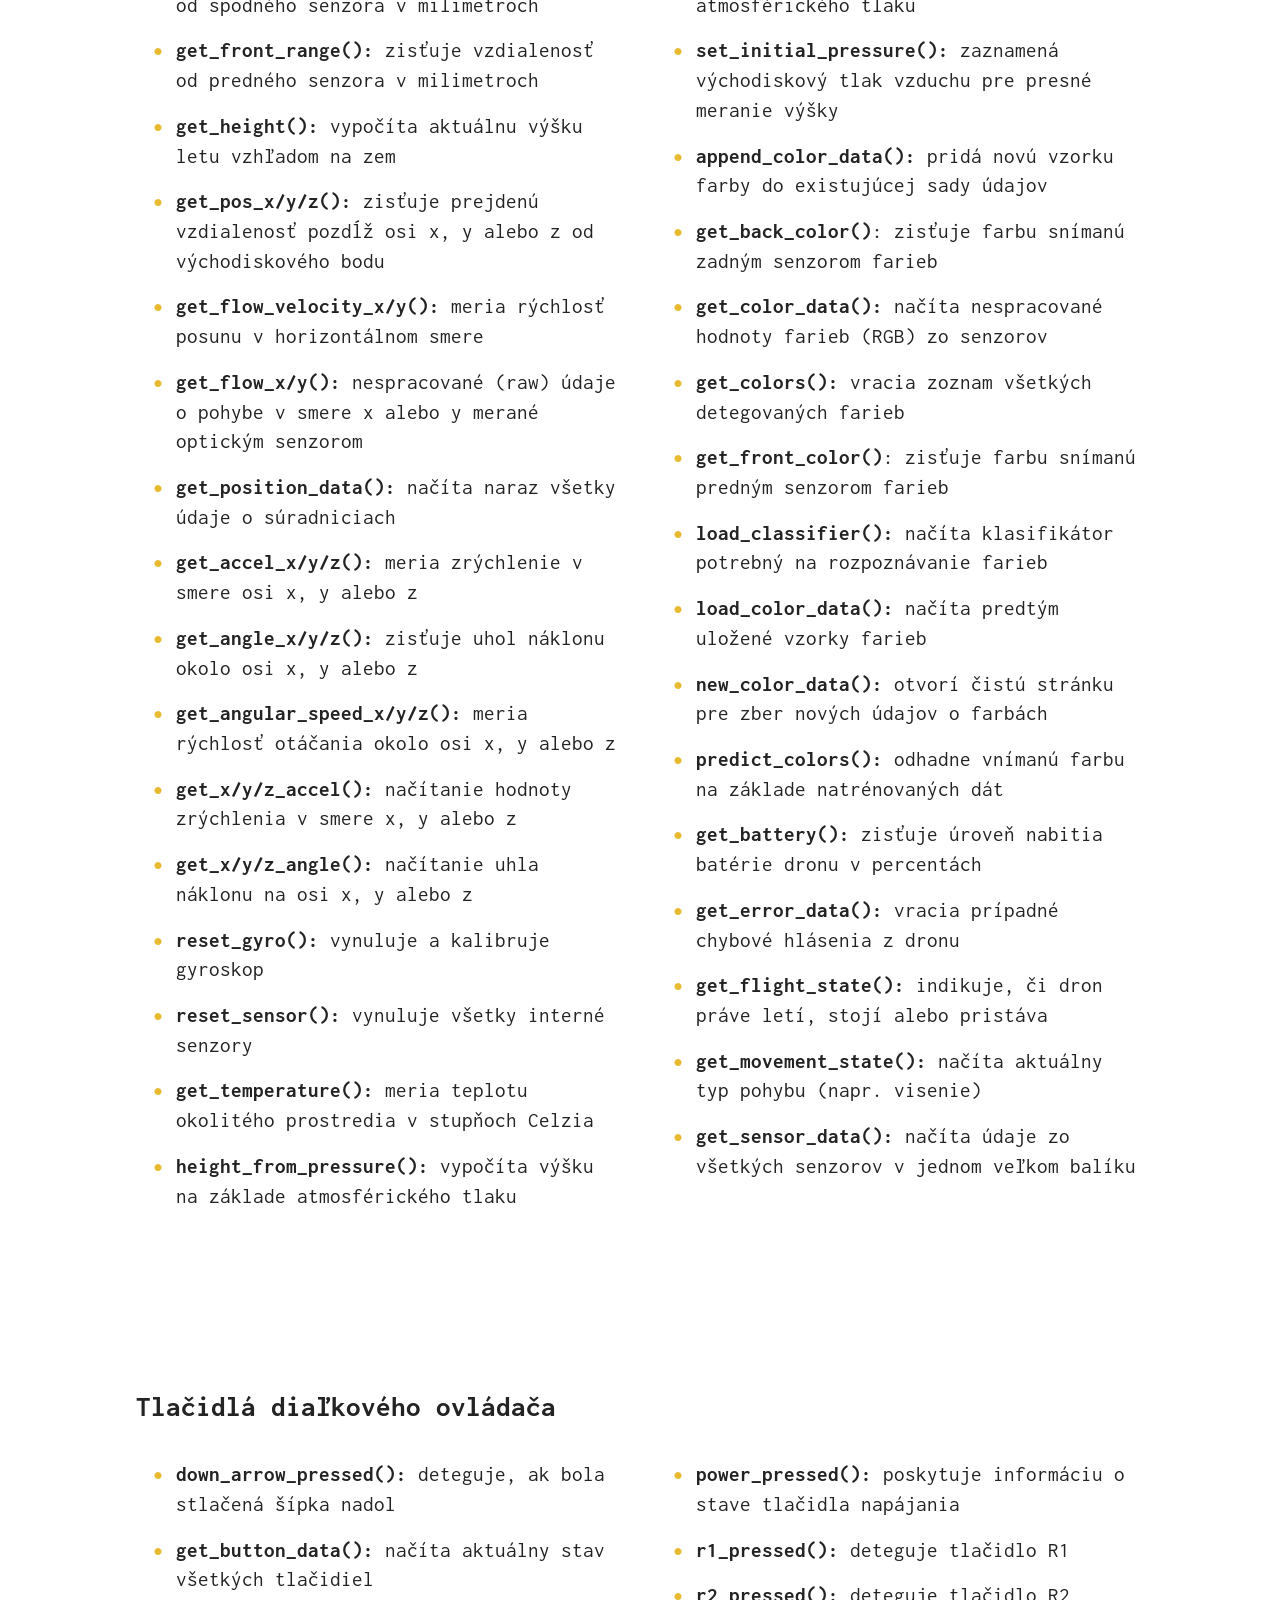
<file: codrone_sk.html>
<!DOCTYPE html>
<html  >
<head>
  <meta charset="UTF-8">
  <meta http-equiv="X-UA-Compatible" content="IE=edge">
  <meta name="generator" content="Mobirise v6.1.5, mobirise.com">
  <meta name="viewport" content="width=device-width, initial-scale=1, minimum-scale=1">
  <link rel="shortcut icon" href="assets/images/dron.png" type="image/x-icon">
  <meta name="description" content="">
  
  
  <title>Codrone EDU</title>
  <link rel="stylesheet" href="assets/web/assets/mobirise-icons2/mobirise2.css">
  <link rel="stylesheet" href="assets/bootstrap/css/bootstrap.min.css">
  <link rel="stylesheet" href="assets/parallax/jarallax.css">
  <link rel="stylesheet" href="assets/dropdown/css/style.css">
  <link rel="stylesheet" href="assets/theme/css/style.css">
  <link rel="preload" href="https://fonts.googleapis.com/css?family=Kanit:100,100i,200,200i,300,300i,400,400i,500,500i,600,600i,700,700i,800,800i,900,900i&display=swap" as="style" onload="this.onload=null;this.rel='stylesheet'">
  <noscript><link rel="stylesheet" href="https://fonts.googleapis.com/css?family=Kanit:100,100i,200,200i,300,300i,400,400i,500,500i,600,600i,700,700i,800,800i,900,900i&display=swap"></noscript>
  <link rel="preload" href="https://fonts.googleapis.com/css?family=Inconsolata:200,300,400,500,600,700,800,900&display=swap" as="style" onload="this.onload=null;this.rel='stylesheet'">
  <noscript><link rel="stylesheet" href="https://fonts.googleapis.com/css?family=Inconsolata:200,300,400,500,600,700,800,900&display=swap"></noscript>
  <link rel="preload" as="style" href="assets/mobirise/css/mbr-additional.css?v=IydWS7"><link rel="stylesheet" href="assets/mobirise/css/mbr-additional.css?v=IydWS7" type="text/css">

  
  
  
</head>
<body>
  
  <section data-bs-version="5.1" class="menu menu1 cid-v8LFWGUdNk" once="menu" id="menu01-2j">
	

	<nav class="navbar navbar-dropdown navbar-fixed-top navbar-expand-lg">
		<div class="container">
			<div class="navbar-brand">
				<span class="navbar-logo">
					
						<img src="assets/images/dron.png" alt="Home" style="height: 3rem;">
					
				</span>
				<span class="navbar-caption-wrap"><a class="navbar-caption text-black display-4" href="index.html">Home</a></span>
			</div>
			<button class="navbar-toggler" type="button" data-toggle="collapse" data-bs-toggle="collapse" data-target="#navbarSupportedContent" data-bs-target="#navbarSupportedContent" aria-controls="navbarNavAltMarkup" aria-expanded="false" aria-label="Toggle navigation">
				<div class="hamburger">
					<span></span>
					<span></span>
					<span></span>
					<span></span>
				</div>
			</button>
			<div class="collapse navbar-collapse" id="navbarSupportedContent">
				<ul class="navbar-nav nav-dropdown" data-app-modern-menu="true"><li class="nav-item">
						<a class="nav-link link text-black display-4" href="dji_sk.html">Dji Tello EDU a Robomaster TT</a>
					</li>
					<li class="nav-item">
						<a class="nav-link link text-black display-4" href="codrone_sk.html" aria-expanded="false">Codrone EDU</a>
					</li>
					<li class="nav-item">
						<a class="nav-link link text-black display-4" href="skykick_sk.html">SkyKick EVO</a>
					</li><li class="nav-item"><a class="nav-link link text-black display-4" href="ulohy.html">Úlohy</a></li></ul>
				
				<div class="navbar-buttons mbr-section-btn"><a class="btn btn-primary display-4" href="https://forms.office.com/e/mPvUEwVcV7" target="_blank"> Otestuj sa!</a></div>
			</div>
		</div>
	</nav>
</section>

<section data-bs-version="5.1" class="header16 cid-v8LFWHnP2p mbr-fullscreen mbr-parallax-background" id="header17-2k">
  
  <div class="mbr-overlay" style="opacity: 0.5; background-color: rgb(0, 0, 0);"></div>
  <div class="container-fluid">
    <div class="row">
      <div class="content-wrap col-12 col-md-12">
        <h1 class="mbr-section-title mbr-fonts-style mbr-white mb-4 display-1">
          <strong><br>Codrone EDU</strong></h1>
        
        <p class="mbr-fonts-style mbr-text mbr-white mb-4 display-7">CoDrone EDU je programovateľný dron navrhnutý špeciálne pre edukačné účely, ktorý predstavuje vynikajúci prechod medzi hrou a profesionálnymi inžinierskymi nástrojmi. Kým Tello sa zameriava skôr na stabilný let a funkcie kamery, CoDrone EDU bol vytvorený tak, aby študenti mohli hlbšie pochopiť prepojenie medzi senzormi a kódovaním.</p>
        
      </div>
    </div>
  </div>
</section>

<section data-bs-version="5.1" class="features030 cid-v8LFWHNlq1" id="features030-2l">
    
    
    
    <div class="container-fluid">
        <div class="row justify-content-center">
            <div class="col-md-12 content-head mb-5">
                <h1 class="mbr-section-title mbr-fonts-style mb-0 display-2">
                    <strong>Obsah</strong></h1>
                
            </div>
        </div>
        <div class="row justify-content-center  blockContent">
            <div class="col-12 col-lg">
                <div class="item-wrapper align-left">
                    <div class="mbr-text counter-container mbr-fonts-style display-5">
                        <ol>
                            <li><a href="page6.html#features030-2m" class="text-black"><strong><u>Konštrukcia Codrone</u></strong></a></li><li><a href="page6.html#image03-3b" class="text-black"><strong><u>Konštrukcia ovládača</u></strong></a></li><li><a href="page6.html#features030-3e" class="text-black" style="font-weight: bold;"><strong><u>Zapnutie, úroveň batérie drona a ovládača</u></strong></a> <u><strong><a href="page6.html#features030-3f" class="text-black" style=""><b>a</b></a><span style="font-size: 2rem;"><a href="page6.html#features030-3f" class="text-black"><b>&nbsp;ich prepojenie</b></a></span></strong></u></li><li><a href="page6.html#features031-3h" class="text-black"><strong><u>Let</u></strong></a></li><li><a href="page6.html#article04-2t" class="text-black text-primary"><strong><u>Blokové programovanie</u></strong></a></li><li><a href="page6.html#article04-2w" class="text-black"><strong><u>Programovanie v Pythone</u></strong></a></li>
                        </ol>
                    </div>
                </div>
            </div>
            <div class="col-12 col-lg-6">
                <div class="image-wrapper mb-4">
                    <img class="w-100" src="assets/images/codrone2-953x875.png" alt="dji_tartalom">
                </div>
            </div>

        </div>
    </div>
</section>

<section data-bs-version="5.1" class="features030 cid-v8LFWIlWMn" id="features030-2m">
    
    
    
    <div class="container-fluid">
        <div class="row justify-content-center">
            <div class="col-md-12 content-head mb-5">
                <h1 class="mbr-section-title mbr-fonts-style mb-0 display-2">
                    <strong>Konštrukcia Codrone</strong></h1>
                
            </div>
        </div>
        <div class="row justify-content-center  blockContent">
            <div class="col-12 col-lg">
                <div class="item-wrapper align-left">
                    <div class="mbr-text counter-container mbr-fonts-style display-7">
                        <ol>
                            <li><strong>Front range sensor (Predný snímač vzdialenosti): </strong>Meria vzdialenosť medzi prednou časťou drona a najbližším povrchom až do 1,5 metra.</li><li><strong style="font-size: 1.4rem;">Action button (Akčné tlačidlo): </strong><span style="font-size: 1.4rem;">Programovateľné tlačidlo, ktoré možno použiť na spustenie konkrétnej akcie.</span></li><li><strong style="font-size: 1.4rem;">Frame (Rám): </strong><span style="font-size: 1.4rem;">Chráni vrtule a dron pred nárazom. Okrem toho chráni vás aj ostatných!</span></li><li><strong style="font-size: 1.4rem;">LED light (LED svetlo): </strong><span style="font-size: 1.4rem;">Programovateľné LED svetlo, ktoré indikuje aj rôzne stavy drona.</span></li></ol>
                    </div>
                </div>
            </div>
            <div class="col-12 col-lg-6">
                <div class="image-wrapper mb-4">
                    <img class="w-100" src="assets/images/screenshot202026-01-1920175255-918x733.png" alt="codrone felepites">
                </div>
            </div>

        </div>
    </div>
</section>

<section data-bs-version="5.1" class="features030 cid-v8LFWIBqu5" id="features030-2n">
    
    
    
    <div class="container-fluid">
        
        <div class="row justify-content-center  blockContent">
            <div class="col-12 col-lg">
                <div class="item-wrapper align-left">
                    <div class="mbr-text counter-container mbr-fonts-style display-7">
                        <ol>
                            <li><strong>Bottom range sensor (Spodný snímač vzdialenosti): </strong>Meria vzdialenosť medzi spodnou časťou drona a najbližším povrchom až do 1,5 metra.</li><li><strong style="font-size: 1.4rem;">Front and rear color sensors (Predné a zadné snímače farieb): </strong><span style="font-size: 1.4rem;">Detegujú farby na povrchu priamo pod dronom pri pristávaní. Počas letu sú vypnuté.</span></li><li><strong style="font-size: 1.4rem;">Pairing button (Tlačidlo párovania): </strong><span style="font-size: 1.4rem;">Podržaním prejdete do režimu párovania.</span></li><li><strong style="font-size: 1.4rem;">Optical flow sensor (Optický snímač prietoku): </strong><span style="font-size: 1.4rem;">Snímač smerujúci nadol, ktorý slúži na odhadovanie pozície drona v osiach x a y.</span></li><li><strong style="font-size: 1.4rem;">Battery slot (Slot na batériu): </strong><span style="font-size: 1.4rem;">Sem sa vkladá batéria.</span></li><li><strong style="font-size: 1.4rem;">Micro USB port (Micro USB konektor): </strong><span style="font-size: 1.4rem;">Používa sa na aktualizáciu firmvéru (softvéru). Tento port nenabíja batériu a neslúži na programovanie drona.</span></li></ol>
                    </div>
                </div>
            </div>
            <div class="col-12 col-lg-6">
                <div class="image-wrapper mb-4">
                    <img class="w-100" src="assets/images/screenshot202026-01-1920175416-914x835.png" alt="codrone2 felepites">
                </div>
            </div>

        </div>
    </div>
</section>

<section data-bs-version="5.1" class="image3 cid-v8LMqqDXlJ mbr-fullscreen" id="image03-3b">
  

  
  

  <div class="container-fluid">
    <div class="row justify-content-center">
      <div class="col-12 col-lg-12">
        <h4 class="mbr-description mbr-fonts-style mb-3 align-center display-2">
          <strong>Konštrukcia ovládača</strong></h4>
        <p class="mbr-description mbr-fonts-style mb-4 align-center display-7">
          Pomocou diaľkového ovládača môžete dron riadiť, alebo ho po pripojení k počítaču použiť na kódovanie.
        </p>
        <div class="image-wrapper">
          <img class="w-100" src="assets/images/screenshot202026-01-1920180010-1534x764.png" alt="controller felepites">
        </div>
      </div>
    </div>
  </div>
</section>

<section data-bs-version="5.1" class="article07 cid-v8LNeIfW3U" id="article19-3c">
  

  
  
  <div class="container">
    <div class="row justify-content-center">
      <div class="card col-md-12 col-lg-12">
        <div class="card-wrapper">
          
          <div class="card-box align-left mt-4">
            <div class="mbr-text counter-container mbr-fonts-style display-7">
              <ol>
                <li><strong>Tlačidlo L1 </strong>- stlačenie: Prepínanie rýchlosti letu (30%, 70%, 100%), podržanie: vzlet / pristátie</li><li><strong>Tlačidlo H </strong>- stlačenie: Zapnutie/vypnutie podsvietenia LCD displeja, podržanie: funkcia návratu domov (Return home) počas letu</li><li><strong>Tlačidlo S </strong>- stlačenie: návrat na predchádzajúci režim zobrazenia, podržanie: vstup do menu Nastavenia (Settings)</li><li><strong>Tlačidlo R1 </strong>- stlačenie: zmena farby LED na drone a na diaľkovom ovládači, podržanie: príprava drona na salto (flip), následne pravou páčkou zvolíte smer salta</li><li><strong>Tlačidlo napájania&nbsp; </strong>- stlačenie: ak je pripojené k počítaču cez USB, prepína medzi režimom ovládača a stavom LINK (pre kódovanie), podržanie na 3 sekundy: zapnutie a vypnutie (pri použití batérií)</li><li><strong>Tlačidlo P -</strong> stlačenie: prechod na nasledujúci režim zobrazenia, podržanie: párovanie</li><li><strong>Ľavá páčka (Joystick) </strong>-<strong> </strong>smer hore/dole je plyn (stúpanie/klesanie), smer doľava/doprava je otáčanie (yaw)</li><li><strong>Pravá páčka (Joystick)</strong> - smer hore/dole je pohyb vpred/vzad (pitch), smer doľava/doprava je pohyb do strán (roll)</li><li><strong>LCD displej&nbsp;</strong>- zobrazuje údaje drona a nastavenia, je programovateľný aj pomocou kódu</li><li><strong>Direction pad (Smerové tlačidlá)</strong> - ak sa dron počas letu sám posúva (unáša ho), týmito tlačidlami ho môžete jemne doladiť (trimovať/stabilizovať)</li><li><strong>Micro USB port </strong>- pre kódovanie a aktualizáciu softvéru diaľkového ovládača</li><li><strong>Anténa </strong>- pre najlepšie spojenie ju vytiahnite a nasmerujte k dronu</li>
              </ol>
            </div>
          </div>
        </div>
      </div>
    </div>
  </div>
</section>

<section data-bs-version="5.1" class="features030 cid-v8LRt6voRL" id="features030-3e">
    
    
    
    <div class="container-fluid">
        <div class="row justify-content-center">
            <div class="col-md-12 content-head mb-5">
                <h1 class="mbr-section-title mbr-fonts-style mb-0 display-2">
                    <strong>Zapnutie a úroveň batérie</strong></h1>
                
            </div>
        </div>
        <div class="row justify-content-center  blockContent">
            <div class="col-12 col-lg">
                <div class="item-wrapper align-left">
                    <div class="mbr-text counter-container mbr-fonts-style display-7">
                        <ol>
                            <li><strong>diaľkový ovládač: </strong>funguje na dve AA batérie, tlačidlo napájania je potrebné podržať stlačené na 3 sekundy,&nbsp;<strong style="font-size: 1.4rem;">napájanie ovládača: </strong><span style="font-size: 1.4rem;">môže byť napájaný aj z počítača pomocou USB kábla; ak chcete dron pilotovať, nesmie byť v režime link</span></li><li><strong style="font-size: 1.4rem;">dron: </strong><span style="font-size: 1.4rem;">zasuňte batériu do slotu tak, aby malá západka smerovala nadol,&nbsp;</span><strong style="font-size: 1.4rem;">vypnutie: </strong><span style="font-size: 1.4rem;">pevným ťahom vytiahnite batériu</span></li></ol><div>Úroveň nabitia dronu a diaľkového ovládača môžete skontrolovať na LCD displeji. Ak je batéria vybitá, dron začne pípať, LED kontrolka bude blikať načerveno a diaľkový ovládač bude vibrovať.</div><div><br></div><div><strong>Upozornenie: </strong>Nenechávajte batériu počas nabíjania bez dozoru a nepoužívajte ju, ak je poškodená alebo nafúknutá!</div>
                    </div>
                </div>
            </div>
            <div class="col-12 col-lg-6">
                <div class="image-wrapper mb-4">
                    <img class="w-100" src="assets/images/screenshot202026-01-1920182914-819x634.png" alt="zapnutie codrone">
                </div>
            </div>

        </div>
    </div>
</section>

<section data-bs-version="5.1" class="features030 cid-v8LUBaouzH" id="features030-3f">
    
    
    
    <div class="container-fluid">
        <div class="row justify-content-center">
            <div class="col-md-12 content-head mb-5">
                <h1 class="mbr-section-title mbr-fonts-style mb-0 display-2">
                    <strong>Prepojenie dronu a ovládača</strong></h1>
                
            </div>
        </div>
        <div class="row justify-content-center  blockContent">
            <div class="col-12 col-lg">
                <div class="item-wrapper align-left">
                    <div class="mbr-text counter-container mbr-fonts-style display-7">
                        <ol>
                            <li><strong>automatické: </strong>nový dron a ovládač sú spárované už z výroby, po zapnutí sa v rámci dosahu spoja automaticky</li><li><strong style="font-size: 1.4rem;">manuálne párovanie 1: </strong><span style="font-size: 1.4rem;">vložte batériu a podržte stlačené párovacie tlačidlo na spodnej strane dronu na 3 sekundy, kým LED kontrolka nezačne blikať na žlto</span></li><li><strong style="font-size: 1.4rem;">manuálne párovanie 2: </strong><span style="font-size: 1.4rem;">zapnite ovládač (nesmie byť v režime link) a potom podržte stlačené tlačidlo p na 3 sekundy</span></li><li><strong style="font-size: 1.4rem;">kontrola: </strong><span style="font-size: 1.4rem;">pri úspešnom spárovaní zaznie zvukový signál, svetlá budú neprerušovane svietiť a na displeji sa zobrazí symbol sily signálu</span></li></ol>
                    </div>
                </div>
            </div>
            <div class="col-12 col-lg-6">
                <div class="image-wrapper mb-4">
                    <img class="w-100" src="assets/images/screenshot202026-01-1920184051-662x455.png" alt="prepojenie codrone">
                </div>
            </div>

        </div>
    </div>
</section>

<section data-bs-version="5.1" class="features031 cid-v8LXCYaKDq" id="features031-3h">
    
    
    
    <div class="container-fluid">
        <div class="row justify-content-center">
            <div class="col-md-12 content-head mb-5">
                <h1 class="mbr-section-title mbr-fonts-style mb-0 display-2">
                    <strong>Let</strong></h1>
                
            </div>
        </div>
        <div class="row justify-content-center  blockContent">
            <div class="col-12 col-lg">
                <div class="item-wrapper align-left">
                    <div class="counter-container mbr-text mbr-fonts-style display-7">
                        <ul>
                            <li><strong>prostredie: </strong>Vyberte si priestor bez prekážok, odložte krehké predmety a tekutiny, a snažte sa držať dron vo výške do 3 metrov!</li><li><span style="font-size: 1.4rem;"><strong>pravidlá:</strong><br>Nelietajte nad ľuďmi!<br>Nenasmerujte dron do stien ani do ľudí! Nedávajte ruky do blízkosti vrtúľ!<br></span></li><li><strong style="font-size: 1.4rem;">núdzové zastavenie: </strong><span style="font-size: 1.4rem;">Ak dron havaruje, použite núdzové zastavenie (<strong>musíte súčasne stlačiť smerové tlačidlo nadol pod joystickom a tlačidlo L1</strong>), aby ste ochránili motory!</span></li></ul>
                    </div>
                </div>
            </div>
            <div class="col-12 col-lg-6">
                <div class="image-wrapper">
                    <img class="w-100" src="assets/images/screenshot202026-01-1920184858-1158x690.png" alt="let">
                </div>
            </div>

        </div>
    </div>
</section>

<section data-bs-version="5.1" class="content7 cid-v8LFWJNfb9" id="content7-2r">
    
    <div class="container">
        <div class="row justify-content-center">
            <div class="col-12 col-md-10">
                <blockquote>
                
                <p class="mbr-text mbr-fonts-style display-4">Ďalšie informácie o lietaní a používaní dronu nájdete na nasledujúcom odkaze a na vlastnej stránke Robolink:<br><a href="assets/files/user_manual_v3.0-2.pdf" class="text-info" target="_blank"><strong>Codrone EDU - User Manual</strong></a><br><a href="https://learn.robolink.com/codrone-edu/getting-started-with-codrone-edu" class="text-info" target="_blank"><strong>Robolink Learn</strong></a><br></p></blockquote>
            </div>
        </div>
    </div>
</section>

<section data-bs-version="5.1" class="header16 cid-v8LFWJYBlj mbr-fullscreen mbr-parallax-background" id="header17-2s">
  
  <div class="mbr-overlay" style="opacity: 0.5; background-color: rgb(0, 0, 0);"></div>
  <div class="container-fluid">
    <div class="row">
      <div class="content-wrap col-12 col-md-12">
        <h1 class="mbr-section-title mbr-fonts-style mbr-white mb-4 display-1">
          <strong><br>Programovanie</strong></h1>
        
        
        
      </div>
    </div>
  </div>
</section>

<section data-bs-version="5.1" class="start article4 cid-v8LFWKaVZQ" id="article04-2t">
	

	
	

	<div class="container">
		<div class="row justify-content-center">
			<div class="col-12 col-md-12 col-lg-6 image-wrapper">
				<img class="w-100" src="assets/images/robolink-855x371.png" alt="robolink">
			</div>
			<div class="col-12 col-md-12 col-lg">
				<div class="text-wrapper align-left">
					<h1 class="mbr-section-title mbr-fonts-style mb-4 display-2">
						<strong>Blockly for Robolink</strong></h1>
					<p class="mbr-text mbr-fonts-style mb-4 display-7">Blockly for Robolink je bezplatné vizuálne programovacie prostredie spustiteľné z prehliadača, pomocou ktorého môžete ovládať svoj dron Codrone EDU spájaním farebných blokov bez nutnosti písania kódu.<br><br>(Ak je diaľkový ovládač pripojený káblom k notebooku alebo počítaču, tlačidlo „Connect“ v ľavom dolnom rohu musí svietiť nazeleno.)</p>
					<div class="mbr-section-btn mt-3"><a class="btn btn-lg btn-info-outline display-7" href="https://codrone.robolink.com/edu/blockly/" target="_blank">Blockly for Robolink</a> <a class="btn btn-lg btn-danger-outline display-7" href="assets/files/Zbierkauloh-codrone-sk.docx" target="_blank">Zbierka úloh</a></div>
				</div>
			</div>
		</div>
	</div>
</section>

<section data-bs-version="5.1" class="features031 cid-v8M6vzTYqc" id="features031-3i">
    
    
    
    <div class="container">
        <div class="row justify-content-center">
            <div class="col-md-12 content-head mb-5">
                
                <p class="mbr-text mbr-fonts-style mt-4 mb-0 display-7">
                    Blockly for Robolink je vizuálne programovacie prostredie, ktoré sa veľmi podobá populárnej aplikácii Droneblocks alebo blokovému rozhraniu Tello Edu, keďže sú postavené na rovnakom základnom princípe: pochopenie logiky kódovania bez písania textovej syntaxe.&nbsp;Keďže CoDrone EDU disponuje viacerými senzormi ako základné Tello, v Blockly budete mať k dispozícii aj špeciálne príkazy, ako je rozpoznávanie farieb (pomocou spodných senzorov) alebo vyhýbanie sa prekážkam s využitím predného snímača vzdialenosti.</p>
            </div>
        </div>
        <div class="row justify-content-center  blockContent">
            <div class="col-12 col-lg">
                <div class="item-wrapper align-left">
                    <div class="counter-container mbr-text mbr-fonts-style display-7">
                        <ul>
                            <li><strong style="font-size: 1.4rem;">Základné manévre: </strong><span style="font-size: 1.4rem;">vzlet (takeoff), pristátie (land), smery (dopredu, dozadu, hore, dole, do strán), otáčanie</span></li><li><strong style="font-size: 1.4rem;">Senzory (Sensors): </strong><span style="font-size: 1.4rem;">predné a spodné snímače vzdialenosti (napr. vzdialenosť od steny), výška, úroveň batérie</span></li><li><strong style="font-size: 1.4rem;">LED a displej (Lights &amp; Screen): </strong><span style="font-size: 1.4rem;">farba svetla dronu (pomocou RGB kódov), text, grafika (na LCD displej diaľkového ovládača)</span></li><li><strong style="font-size: 1.4rem;">Podmienky (if), cykly (Loops)</strong></li><li><strong style="font-size: 1.4rem;">Premenné</strong></li></ul>
                    </div>
                </div>
            </div>
            <div class="col-12 col-lg-6">
                <div class="image-wrapper">
                    <img class="w-100" src="assets/images/2-2-1-514x328.png" alt="Mobirise Website Builder">
                </div>
            </div>

        </div>
    </div>
</section>

<section data-bs-version="5.1" class="start article4 cid-v8LFWKStBN" id="article04-2w">
	

	
	

	<div class="container">
		<div class="row justify-content-center">
			<div class="col-12 col-md-12 col-lg-6 image-wrapper">
				<img class="w-100" src="assets/images/fooldal-python-1.png" alt="scratch">
			</div>
			<div class="col-12 col-md-12 col-lg">
				<div class="text-wrapper align-left">
					<h1 class="mbr-section-title mbr-fonts-style mb-4 display-2">
						<strong>Python</strong></h1>
					<p class="mbr-text mbr-fonts-style mb-4 display-7">Programovanie CoDrone EDU v jazyku Python neznamená len písanie riadkov kódu, ale predstavuje fascinujúci zážitok, kedy sa matematické algoritmy menia na fyzickú realitu vo vzduchu. Pomocou knižnice codrone_edu sa stávate „mozgom“ dronu: získavate priamy prístup k sofistikovaným údajom zo senzorov, vďaka čomu dokážete vytvárať vlastné systémy na vyhýbanie sa prekážkam, misie na rozpoznávanie farieb alebo dokonca úplne autonómne letové trasy.<br><br><strong>Stiahnutie: </strong><a href="https://www.python.org/downloads/windows/" class="text-primary" target="_blank"><u>z webovej stránky</u></a><br>(vyberte príslušný operačný systém)<br></p>
					<div class="mbr-section-btn mt-3"><a class="btn btn-lg btn-danger-outline display-7" href="https://www.python.org/" target="_blank">Webová stránka</a> <a class="btn btn-lg btn-danger-outline display-7" href="https://docs.robolink.com/docs/CoDroneEDU/Python/Drone-Function-Documentation/" target="_blank">Drone Function Documentation</a></div>
				</div>
			</div>
		</div>
	</div>
</section>

<section data-bs-version="5.1" class="article11 cid-v8Mm5G8kPO" id="article11-3o">
    

    
    
    <div class="container">
        <div class="row justify-content-center">
            <div class="title col-md-12 col-lg-10">
                <h3 class="mbr-section-title mbr-fonts-style align-center mt-0 mb-0 display-2">
                <strong>Úlohy</strong></h3>
                <h4 class="mbr-section-subtitle align-center mbr-fonts-style mt-4 display-7">
                Zadanie úloh je všade rovnaké ako v zbierke úloh pre blokové programovanie, ale súbory sa nachádzajú v samostatnom priečinku.</h4>
                <div class="mbr-section-btn align-center mt-4"><a class="btn btn-danger display-4" href="https://drive.google.com/drive/folders/1qt7Ymwr34DxRGD10SdqpIdm78IxGK2iF?usp=sharing" target="_blank">Programy v Pythone</a></div>
            </div>
        </div>
    </div>
</section>

<section data-bs-version="5.1" class="content13 cid-v8MdbJRUKD" id="content13-3k">
    

    
    
    <div class="container">
        <div class="row justify-content-center">
            <div class="col-md-12 col-lg-10">
                <h3 class="mbr-section-title mbr-fonts-style mb-4 display-5">
                    <strong>Príkazy pre pripojenie a let</strong></h3>
            </div>
        </div>
        <div class="row justify-content-center">
            <div class="col-md-12 col-lg-10">
                <div class="row justify-content-center">
                    <div class="col-12 col-lg-6">
                        <ul class="list mbr-fonts-style display-7">
                            <li><strong style="font-size: 1.4rem;">cpair(): </strong><span style="font-size: 1.4rem;">spustí proces párovania medzi diaľkovým ovládačom a dronom</span></li><li><strong style="font-size: 1.4rem;">close(): </strong><span style="font-size: 1.4rem;">ukončí spojenie s dronom a uvoľní port</span></li><li><strong style="font-size: 1.4rem;">takeoff():</strong><span style="font-size: 1.4rem;"> vydá príkaz na vzlet, dron vystúpi do výšky približne jedného metra</span></li><li><strong style="font-size: 1.4rem;">land(): </strong><span style="font-size: 1.4rem;">spustí proces pristátia a zastaví motory na zemi</span></li><li><strong style="font-size: 1.4rem;">emergency_stop(): </strong><span style="font-size: 1.4rem;">v prípade núdze okamžite zastaví všetky motory</span></li><li><strong style="font-size: 1.4rem;">hover(): </strong><span style="font-size: 1.4rem;">prikáže dronu stabilne visieť (letieť) na jednom mieste</span></li><li><strong style="font-size: 1.4rem;">go(): </strong><span style="font-size: 1.4rem;">spustí pohyb na základe nastavených hodnôt pitch, roll, yaw a throttle</span></li><li><strong style="font-size: 1.4rem;">avoid_wall(): </strong><span style="font-size: 1.4rem;">ak deteguje stenu, vykoná automatický manéver na vyhnutie sa prekážke</span></li><li><strong style="font-size: 1.4rem;">keep_distance(): </strong><span style="font-size: 1.4rem;">udržiava zadanú vzdialenosť od objektov pred dronom</span></li><li><span style="font-size: 1.4rem;"><strong>move_forward():</strong> posunie dron dopredu o zadanú vzdialenosť alebo čas
</span></li><li><span style="font-size: 1.4rem;"><strong>move_backward():</strong> posunie dron dozadu na základe zadaných parametrov
</span></li><li><span style="font-size: 1.4rem;"><strong>move_left():</strong> posunie dron doľava v bočnom smere
</span></li><li><span style="font-size: 1.4rem;"><strong>move_right():</strong> posunie dron doprava v bočnom smere</span></li>
                        </ul>
                    </div>
                    <div class="col-12 col-lg-6">
                        <ul class="list mbr-fonts-style display-7">
                            <li><strong style="font-size: 1.4rem;">move_distance():</strong><span style="font-size: 1.4rem;"> prikáže dronu prejsť presnú vzdialenosť v centimetroch</span><br></li><li><strong>send_absolute_position():</strong> pošle dron na zadané koordináty vzhľadom na východiskový bod
</li><li><strong>turn():</strong> otočí dron v zadanom smere a uhle
</li><li><strong>turn_degree():</strong> vykoná otočenie o presne stanovený počet stupňov
</li><li><strong>turn_left():</strong> otočí dron doľava okolo svojej osi
</li><li><strong>turn_right():</strong> otočí dron doprava okolo svojej osi</li><li><strong>get_move_values():</strong> načíta aktuálne nastavenia pre pitch, roll, throttle a yaw</li><li><strong>move():</strong> zložený príkaz na plynulé riadenie pohybu</li><li><strong>set_pitch():</strong> nastavuje mieru sklonu dopredu alebo dozadu</li><li><strong>set_roll():</strong> nastavuje mieru náklonu do strán</li><li><strong>set_throttle():</strong> nastavuje rýchlosť stúpania alebo klesania</li><li><strong>set_yaw():</strong> nastavuje rýchlosť otáčania okolo vlastnej osi</li>
                        </ul>
                    </div>
                </div>
            </div>
        </div>
    </div>
</section>

<section data-bs-version="5.1" class="content13 cid-v8LFWL6swF" id="content13-2x">
    

    
    
    <div class="container">
        <div class="row justify-content-center">
            <div class="col-md-12 col-lg-10">
                <h3 class="mbr-section-title mbr-fonts-style mb-4 display-5">
                    <strong>Zvuk a svetlá</strong></h3>
            </div>
        </div>
        <div class="row justify-content-center">
            <div class="col-md-12 col-lg-10">
                <div class="row justify-content-center">
                    <div class="col-12 col-lg-6">
                        <ul class="list mbr-fonts-style display-7">
                            <li><strong>drone/controller_buzzer():</strong> aktivuje bzučiak dronu/ovládača na zadanej frekvencii</li><li><strong>start_drone/controller_buzzer():</strong> spustí nepretržitý zvukový signál na drone/ovládači</li><li><strong>stop_drone/controller_buzzer():</strong> zastaví zvukový signál dronu/ovládača</li><li><strong>drone/controller_buzzer_sequence():</strong> prehrá prednastavenú sekvenciu tónov (melódiu) na drone/ovládači</li><li><strong>ping():</strong> odošle krátky testovací zvuk na overenie pripojenia</li>
                        </ul>
                    </div>
                    <div class="col-12 col-lg-6">
                        <ul class="list mbr-fonts-style display-7">
                            <li><strong>drone/controller_LED_off(): </strong>vypne LED svetlo dronu/ovládača</li><li><strong>set_drone/controller_LED(): </strong>nastaví farbu a jas LED svetla dronu/ovládača</li><li><strong>set_drone/controller_LED_mode(): </strong>mení režim blikania alebo svietenia svetla dronu/ovládača</li>
                        </ul>
                    </div>
                </div>
            </div>
        </div>
    </div>
</section>

<section data-bs-version="5.1" class="content13 cid-v8Mfu8jYgS" id="content13-3m">
    

    
    
    <div class="container">
        <div class="row justify-content-center">
            <div class="col-md-12 col-lg-10">
                <h3 class="mbr-section-title mbr-fonts-style mb-4 display-5">
                    <strong>Senzory (snímač vzdialenosti, optický, gyroskop, akcelerometer, barometer, snímač farieb, stav)</strong></h3>
            </div>
        </div>
        <div class="row justify-content-center">
            <div class="col-md-12 col-lg-10">
                <div class="row justify-content-center">
                    <div class="col-12 col-lg-6">
                        <ul class="list mbr-fonts-style display-7">
                            <li><strong>detect_wall():</strong> vracia logickú odpoveď, či sa pred dronom nachádza prekážka</li><li><strong>get_bottom_range():</strong> zisťuje vzdialenosť od spodného senzora v milimetroch</li><li><strong>get_front_range():</strong> zisťuje vzdialenosť od predného senzora v milimetroch</li><li><strong>get_height():</strong> vypočíta aktuálnu výšku letu vzhľadom na zem</li><li><strong>get_pos_x/y/z():</strong> zisťuje prejdenú vzdialenosť pozdĺž osi x, y alebo z od východiskového bodu</li><li><strong>get_flow_velocity_x/y():</strong> meria rýchlosť posunu v horizontálnom smere</li><li><strong>get_flow_x/y():</strong> nespracované (raw) údaje o pohybe v smere x alebo y merané optickým senzorom</li><li><strong>get_position_data():</strong> načíta naraz všetky údaje o súradniciach</li><li><strong>get_accel_x/y/z():</strong> meria zrýchlenie v smere osi x, y alebo z</li><li><strong>get_angle_x/y/z():</strong> zisťuje uhol náklonu okolo osi x, y alebo z</li><li><strong>get_angular_speed_x/y/z():</strong> meria rýchlosť otáčania okolo osi x, y alebo z</li><li><strong>get_x/y/z_accel():</strong> načítanie hodnoty zrýchlenia v smere x, y alebo z</li><li><strong>get_x/y/z_angle():</strong> načítanie uhla náklonu na osi x, y alebo z</li><li><strong>reset_gyro():</strong> vynuluje a kalibruje gyroskop</li><li><strong>reset_sensor():</strong> vynuluje všetky interné senzory</li><li><strong>get_temperature():</strong> meria teplotu okolitého prostredia v stupňoch Celzia</li><li><strong>height_from_pressure():</strong> vypočíta výšku na základe atmosférického tlaku</li>
                        </ul>
                    </div>
                    <div class="col-12 col-lg-6">
                        <ul class="list mbr-fonts-style display-7">
                            <li><strong>get_elevation():</strong> zisťuje nadmorskú výšku alebo stúpanie
</li><li><strong>get_pressure():</strong> vracia aktuálnu hodnotu atmosférického tlaku
</li><li><strong>set_initial_pressure():</strong> zaznamená východiskový tlak vzduchu pre presné meranie výšky
</li><li><strong>append_color_data():</strong> pridá novú vzorku farby do existujúcej sady údajov
</li><li><strong>get_back_color()</strong>: zisťuje farbu snímanú zadným senzorom farieb
</li><li><strong>get_color_data():</strong> načíta nespracované hodnoty farieb (RGB) zo senzorov
</li><li><strong>get_colors():</strong> vracia zoznam všetkých detegovaných farieb
</li><li><strong>get_front_color()</strong>: zisťuje farbu snímanú predným senzorom farieb
</li><li><strong>load_classifier():</strong> načíta klasifikátor potrebný na rozpoznávanie farieb
</li><li><strong>load_color_data():</strong> načíta predtým uložené vzorky farieb
</li><li><strong>new_color_data():</strong> otvorí čistú stránku pre zber nových údajov o farbách
</li><li><strong>predict_colors():</strong> odhadne vnímanú farbu na základe natrénovaných dát
</li><li><strong>get_battery():</strong> zisťuje úroveň nabitia batérie dronu v percentách
</li><li><strong>get_error_data():</strong> vracia prípadné chybové hlásenia z dronu
</li><li><strong>get_flight_state():</strong> indikuje, či dron práve letí, stojí alebo pristáva
</li><li><strong>get_movement_state():</strong> načíta aktuálny typ pohybu (napr. visenie)
</li><li><strong>get_sensor_data():</strong> načíta údaje zo všetkých senzorov v jednom veľkom balíku</li>
                        </ul>
                    </div>
                </div>
            </div>
        </div>
    </div>
</section>

<section data-bs-version="5.1" class="content13 cid-v8Mj4mdzfV" id="content13-3n">
    

    
    
    <div class="container">
        <div class="row justify-content-center">
            <div class="col-md-12 col-lg-10">
                <h3 class="mbr-section-title mbr-fonts-style mb-4 display-5">
                    <strong>Tlačidlá diaľkového ovládača</strong></h3>
            </div>
        </div>
        <div class="row justify-content-center">
            <div class="col-md-12 col-lg-10">
                <div class="row justify-content-center">
                    <div class="col-12 col-lg-6">
                        <ul class="list mbr-fonts-style display-7">
                            <li><strong>down_arrow_pressed(): </strong>deteguje, ak bola stlačená šípka nadol</li><li><strong>get_button_data(): </strong>načíta aktuálny stav všetkých tlačidiel</li><li><strong>h_pressed(): </strong>deteguje, ak bolo stlačené tlačidlo H</li><li><strong>l1_pressed(): </strong>deteguje, ak je stlačené tlačidlo L1</li><li><strong>l2_pressed(): </strong>deteguje, ak je stlačené tlačidlo L2</li><li><strong>left_arrow_pressed(): </strong>deteguje tlačidlo šípky doľava</li><li><strong>p_pressed(): </strong>deteguje tlačidlo P</li>
                        </ul>
                    </div>
                    <div class="col-12 col-lg-6">
                        <ul class="list mbr-fonts-style display-7">
                            <li><strong>power_pressed(): </strong>poskytuje informáciu o stave tlačidla napájania</li><li><strong>r1_pressed(): </strong>deteguje tlačidlo R1</li><li><strong>r2_pressed(): </strong>deteguje tlačidlo R2</li><li><strong>right_arrow_pressed(): </strong>deteguje tlačidlo šípky doprava</li><li><strong>s_pressed():</strong> deteguje tlačidlo S</li><li><strong>up_arrow_pressed(): </strong>deteguje tlačidlo šípky nahor</li><li><strong>get_joystick_data(): </strong>načíta údaje o výchylke všetkých joystickov</li>
                        </ul>
                    </div>
                </div>
            </div>
        </div>
    </div>
</section>

<section data-bs-version="5.1" class="features031 cid-v8Mfszkbkt" id="features031-3l">
    
    
    
    <div class="container">
        <div class="row justify-content-center">
            <div class="col-md-12 content-head mb-5">
                
                <p class="mbr-text mbr-fonts-style mt-4 mb-0 display-7">
                    Pred použitím akýchkoľvek špeciálnych príkazov musíte importovať príslušné knižnice. Tieto príkazy budeme používať na začiatku každého nášho programu.</p>
            </div>
        </div>
        <div class="row justify-content-center  blockContent">
            <div class="col-12 col-lg">
                <div class="item-wrapper align-left">
                    <div class="counter-container mbr-text mbr-fonts-style display-7">
                        <ul>
                            <li><strong>from codrone_edu.drone import*:</strong> importuje kódy potrebné na riadenie dronu</li><li><strong style="font-size: 1.4rem;">import time:</strong><span style="font-size: 1.4rem;"> potrebné pre časovanie (napr. čakanie)</span></li><li><strong style="font-size: 1.4rem;">import random:</strong><span style="font-size: 1.4rem;"> potrebné pre náhodnosť (napr. náhodný pohyb) (voliteľné)</span></li><li><strong style="font-size: 1.4rem;">import math: </strong><span style="font-size: 1.4rem;">používa sa pre matematické operácie (napr. výpočet uhla) (voliteľné)</span></li><li><strong style="font-size: 1.4rem;">drone = Drone(): </strong><span style="font-size: 1.4rem;">vytvoríme „objekt“, prostredníctvom ktorého komunikujeme s dronom; odteraz budeme na vydávanie príkazov používať slovo drone</span></li></ul>
                    </div>
                </div>
            </div>
            <div class="col-12 col-lg-6">
                <div class="image-wrapper">
                    <img class="w-100" src="assets/images/screenshot202026-01-1920202057-540x374.png" alt="zaciatok pythonu">
                </div>
            </div>

        </div>
    </div>
</section>

<section data-bs-version="5.1" class="article18 cid-v8LFWLxAUf" id="article18-2z">
  
  <div class="container-fluid">
    <div class="row justify-content-center">
      <div class="counter-container col-md-12 col-lg-8">
        
        <div class="mbr-text mbr-fonts-style display-7">
          <ul>
            <li><strong>random.randint(x, y):&nbsp;</strong>vygeneruje celé číslo medzi x a y (vrátane x a y)</li>
            <li><strong>random.choice((a, b, c, d, e)):</strong>&nbsp;náhodne vyberie jeden prvok zo zoznamu v zátvorke</li>
            <li><strong>time.sleep(x):</strong>&nbsp;Zastaví vykonávanie programu na zadaný počet sekúnd. Dron potrebuje čas na vykonanie manévrov. Ak nevložíte sleep medzi dva príkazy, program môže poslať nasledujúci pokyn príliš rýchlo, čo môže dron ignorovať.</li>
          </ul>
        </div>
      </div>
    </div>
  </div>
</section><section class="display-7" style="padding: 0;align-items: center;justify-content: center;flex-wrap: wrap;    align-content: center;display: flex;position: relative;height: 4rem;"><a href="https://mobiri.se/" style="flex: 1 1;height: 4rem;position: absolute;width: 100%;z-index: 1;"><img alt="" style="height: 4rem;" src="[data-uri]"></a><p style="margin: 0;text-align: center;" class="display-7">&#8204;</p><a style="z-index:1" href="https://mobirise.com/html-builder.html">HTML Maker</a></section><script src="assets/bootstrap/js/bootstrap.bundle.min.js"></script>  <script src="assets/parallax/jarallax.js"></script>  <script src="assets/smoothscroll/smooth-scroll.js"></script>  <script src="assets/ytplayer/index.js"></script>  <script src="assets/dropdown/js/navbar-dropdown.js"></script>  <script src="assets/theme/js/script.js"></script>    
    
    
</body>
</html>
</file>
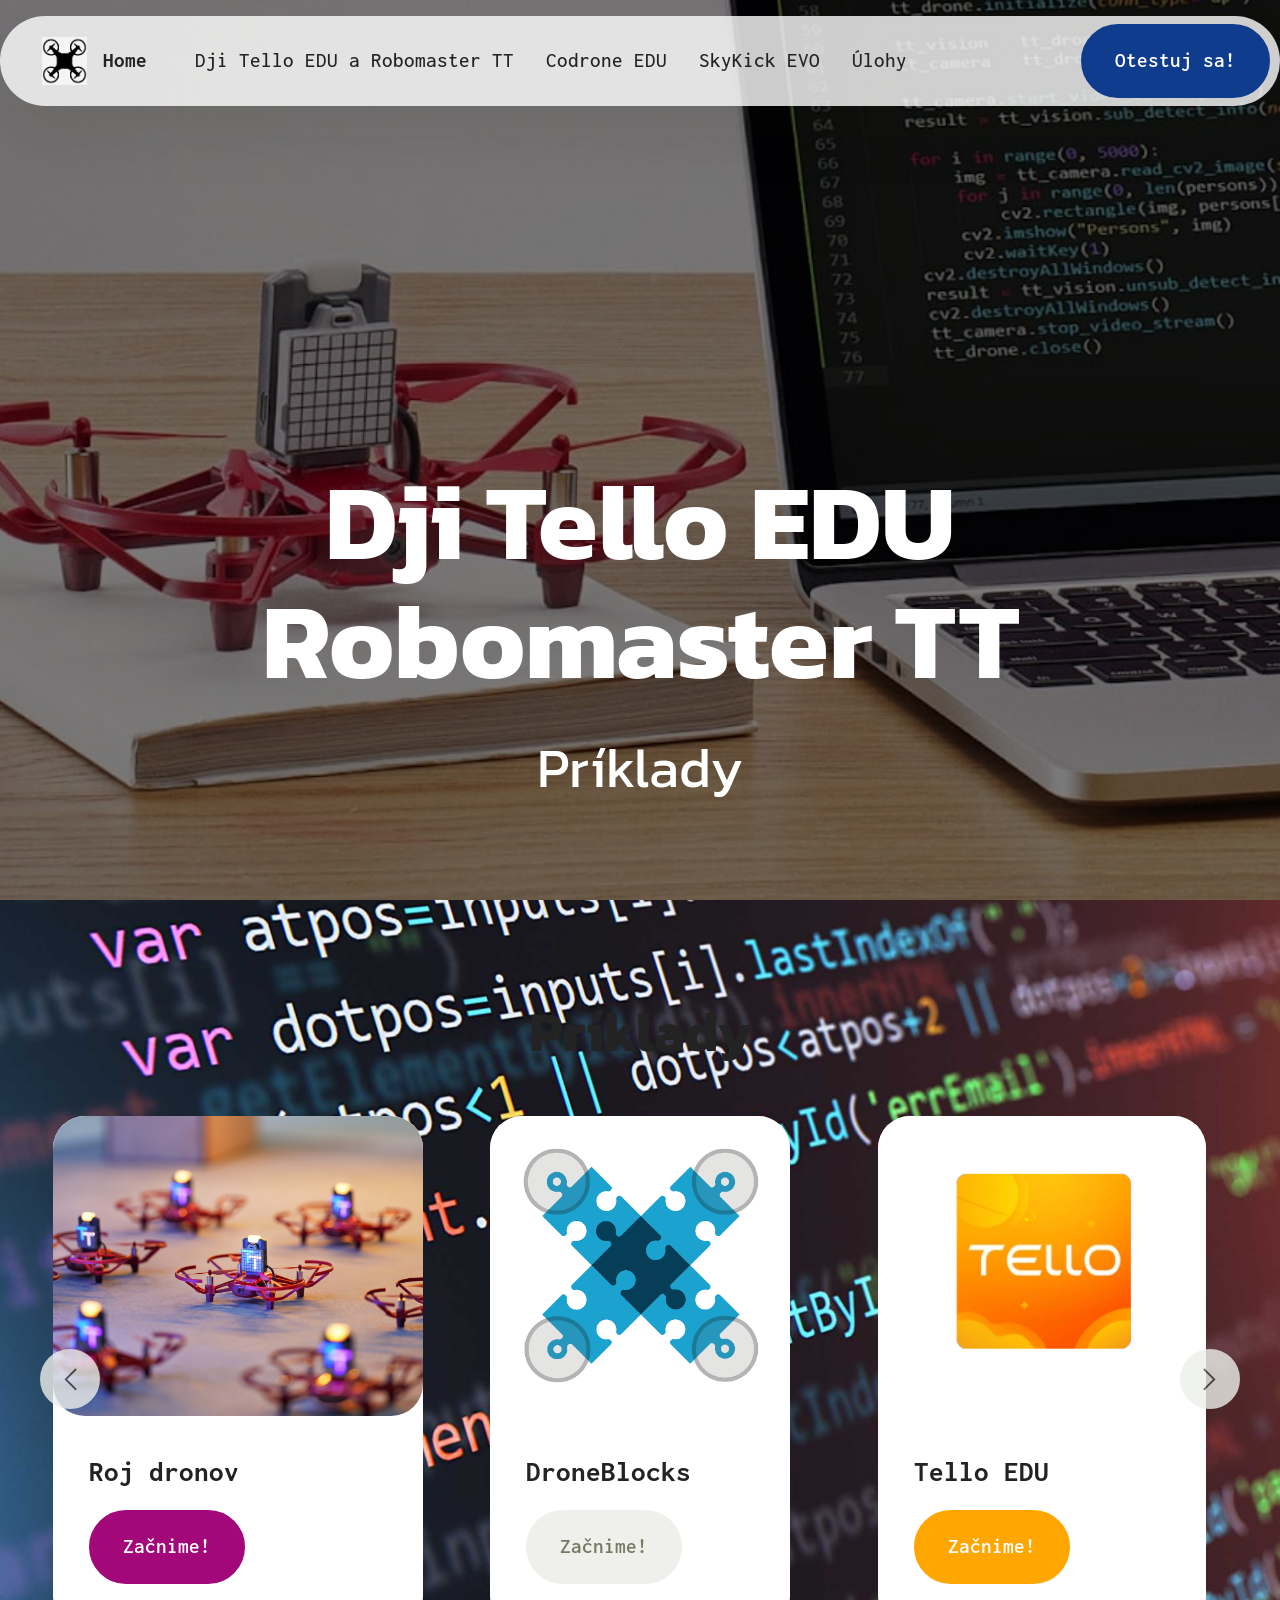
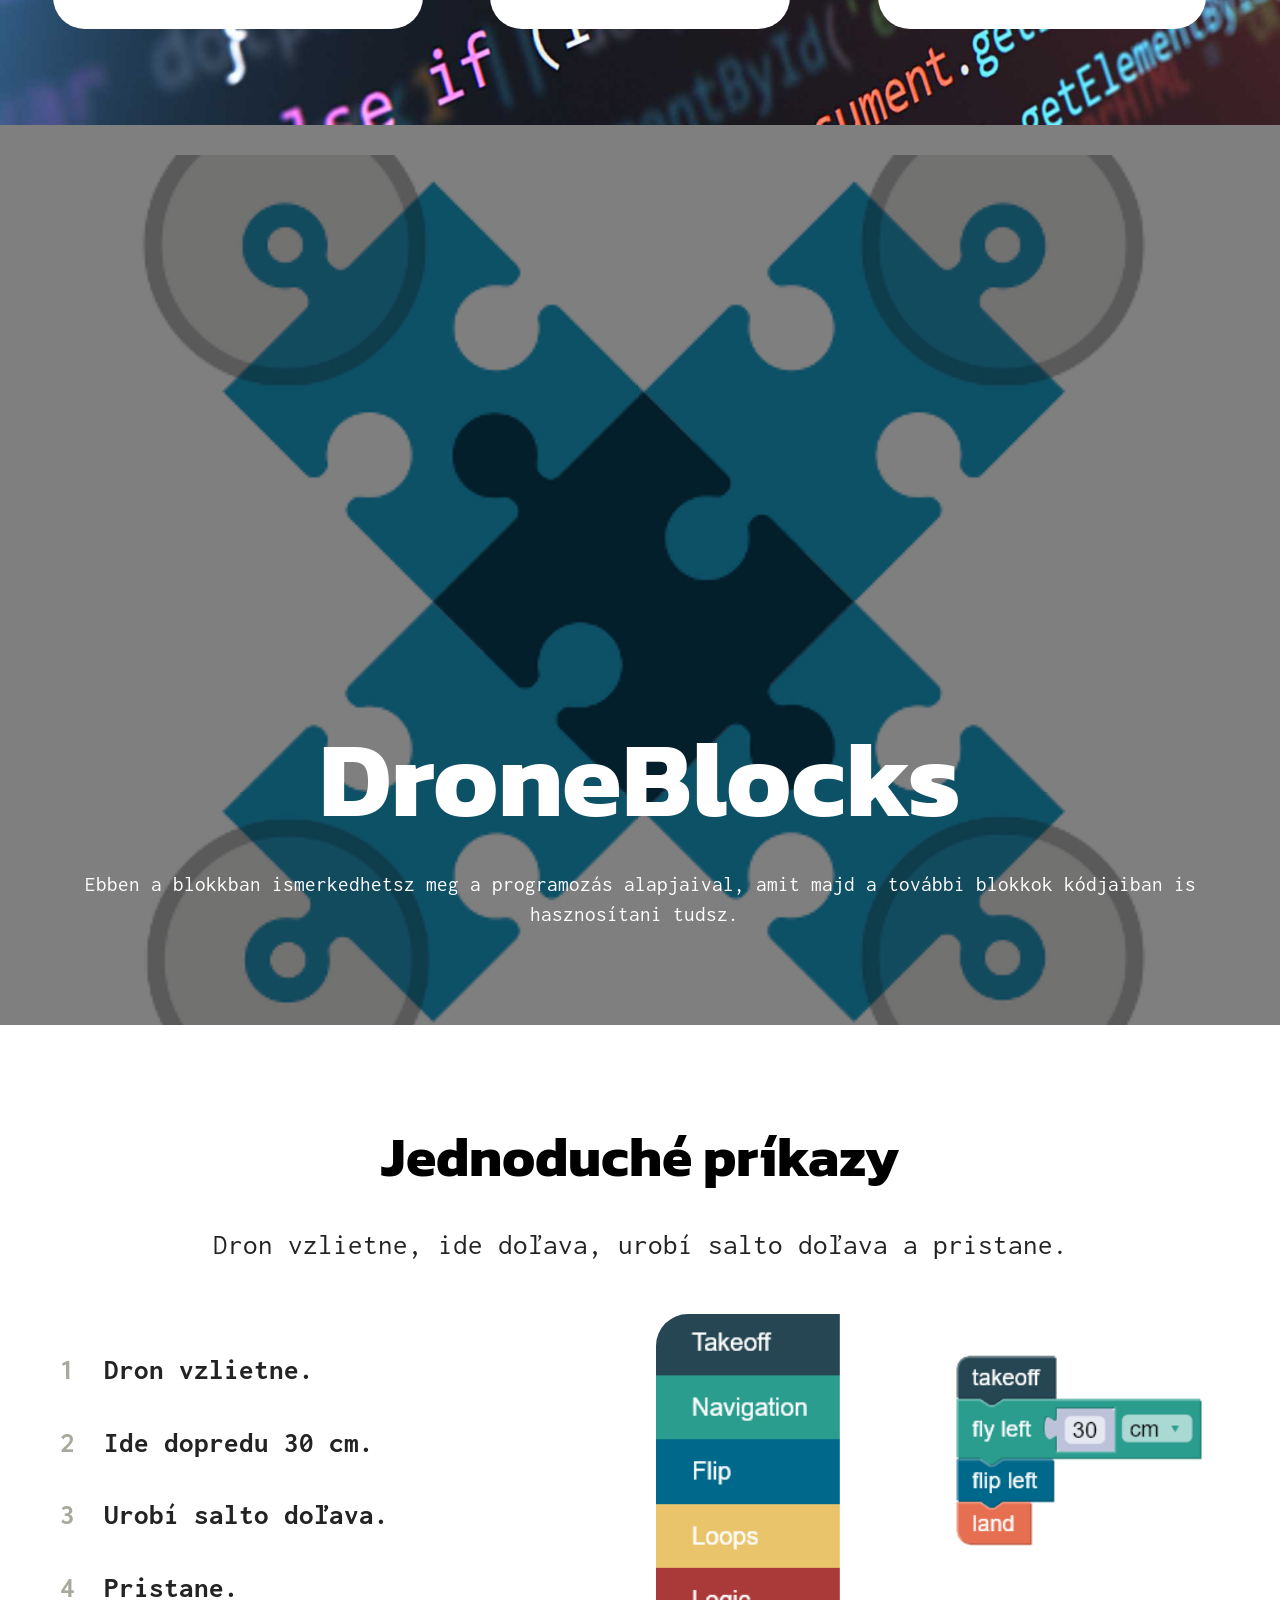
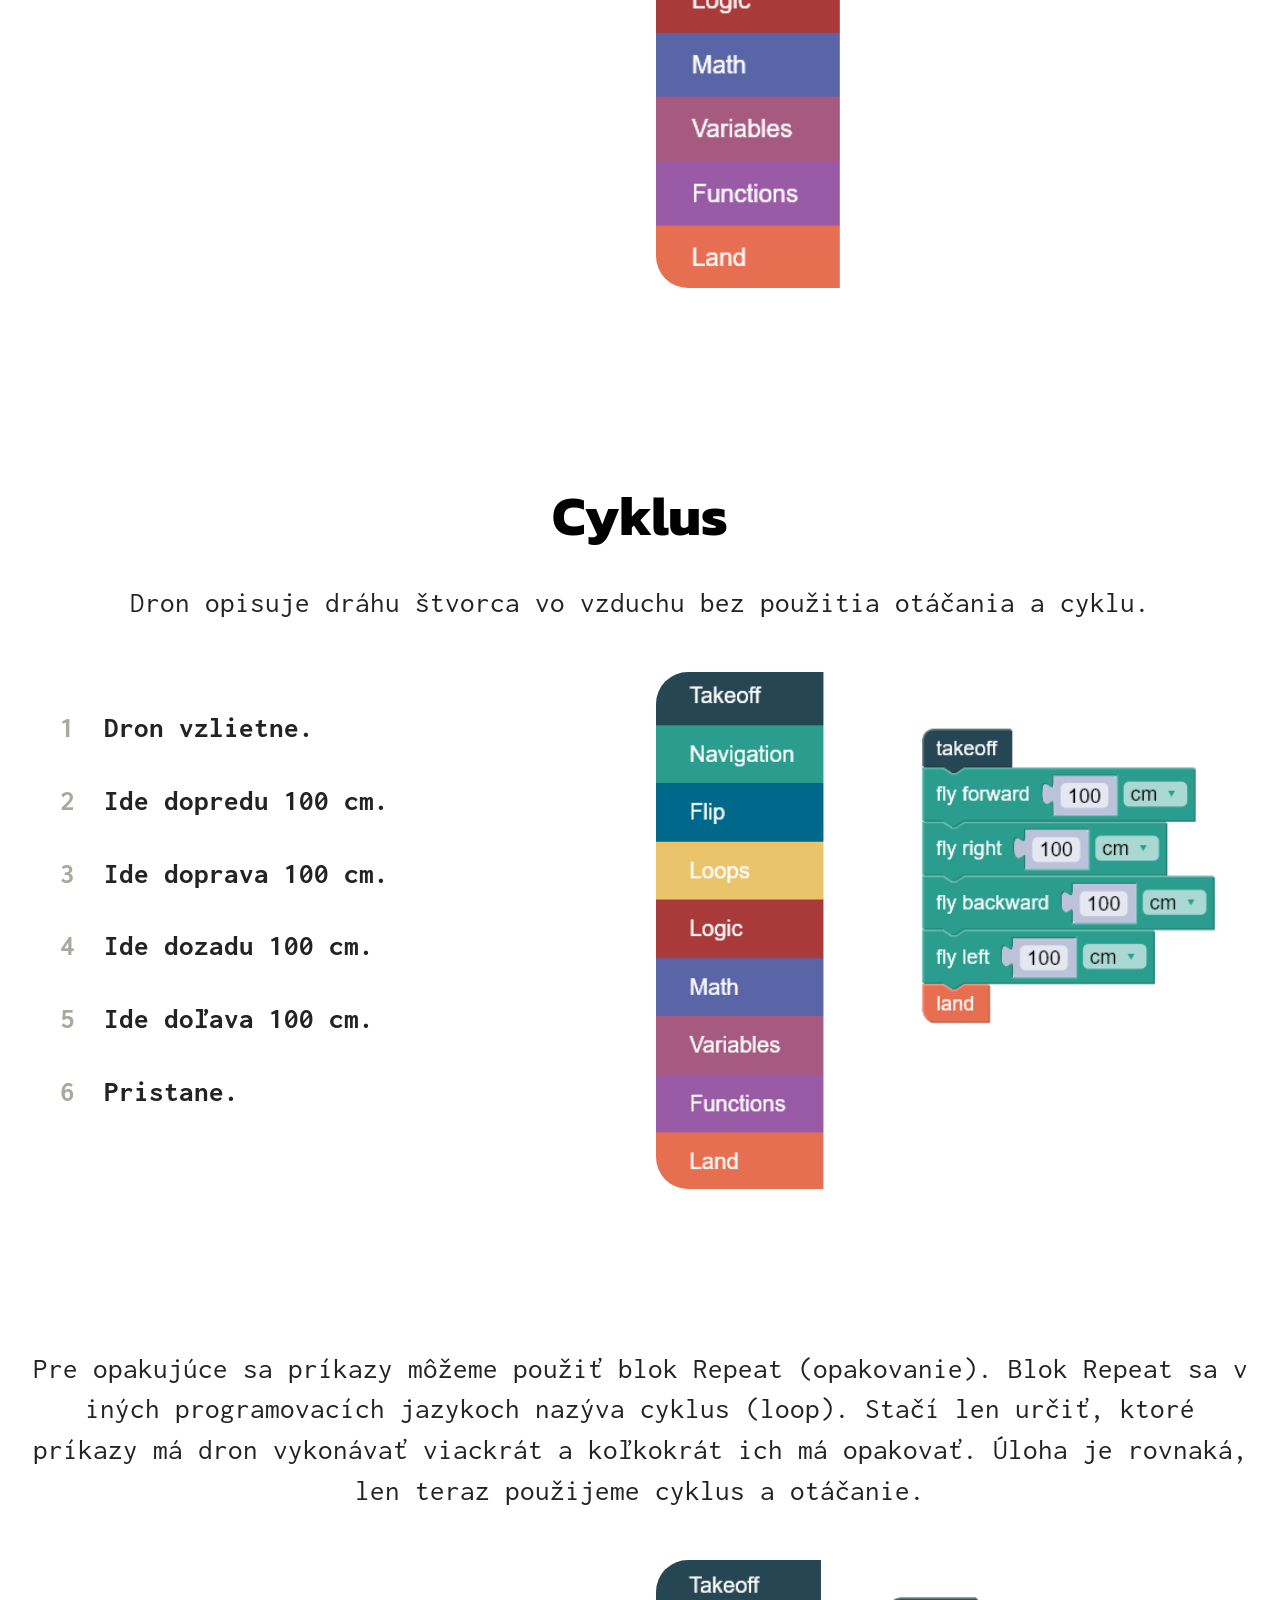
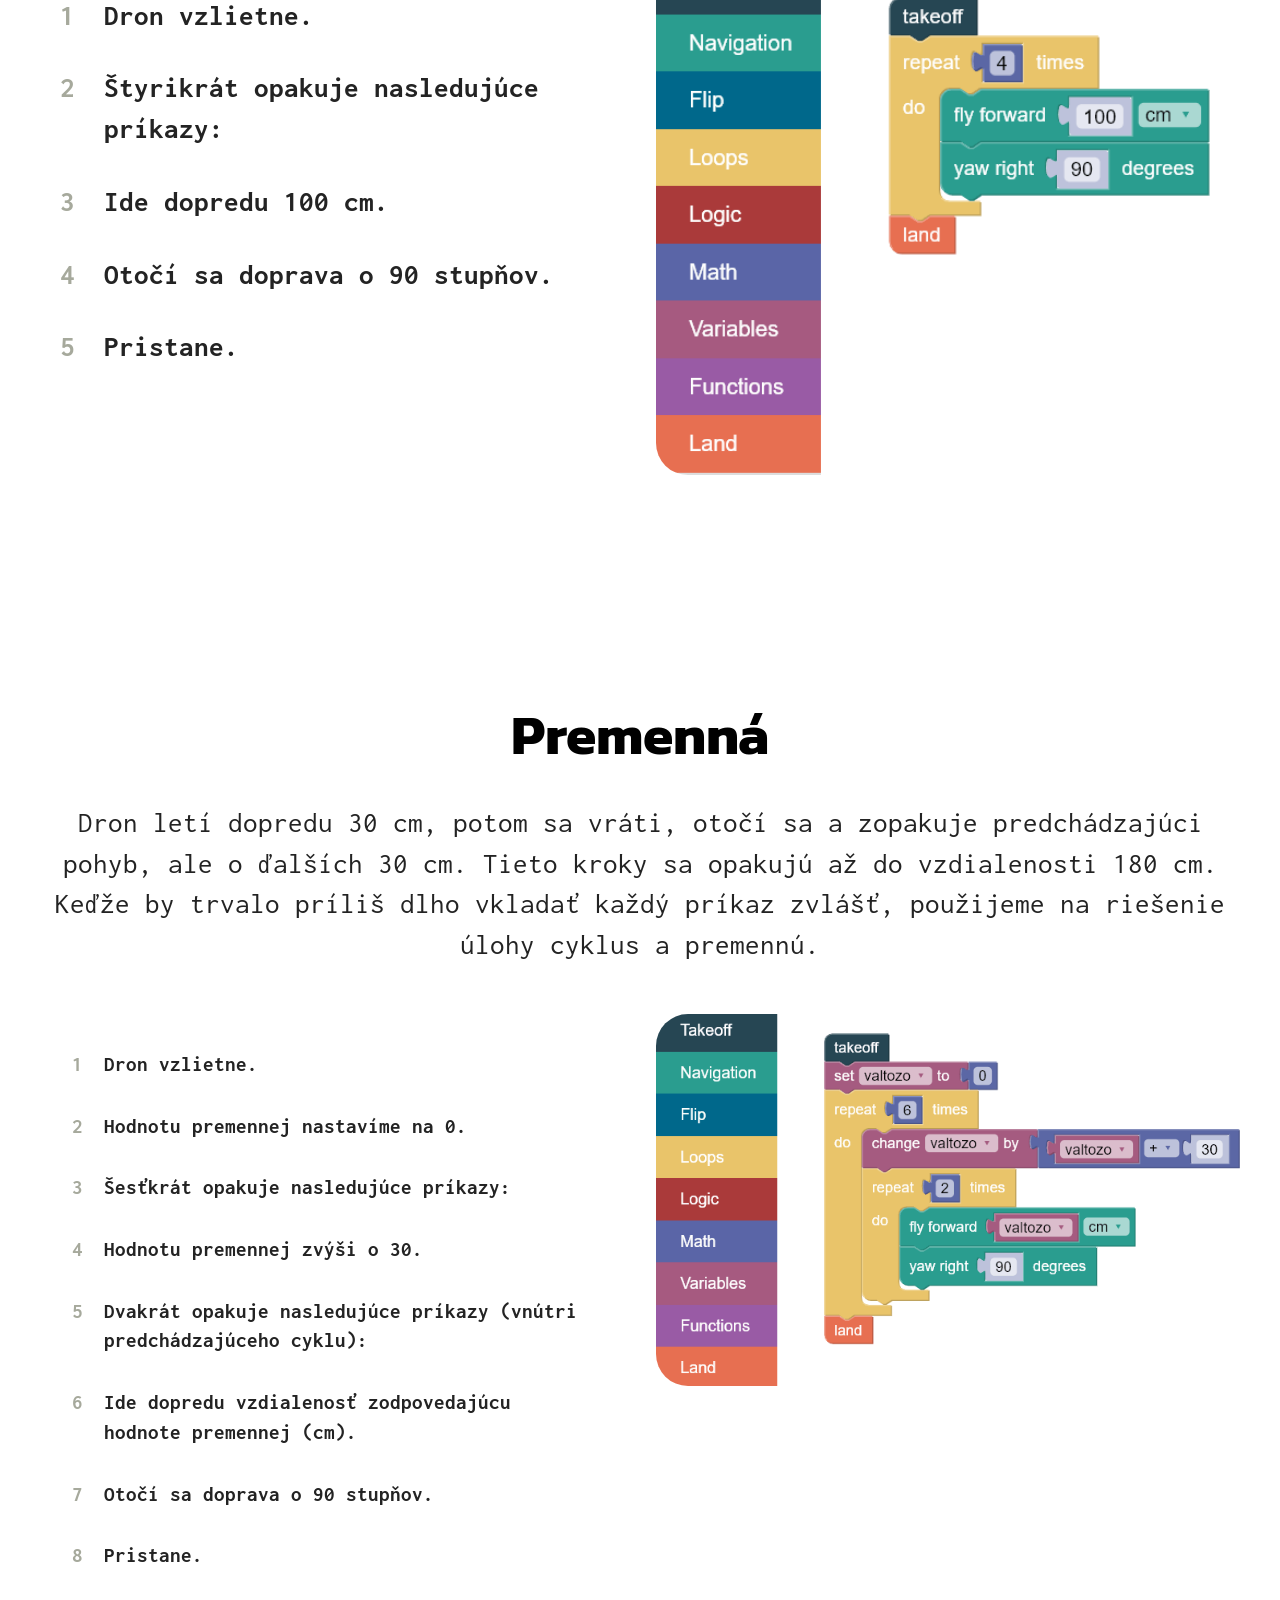
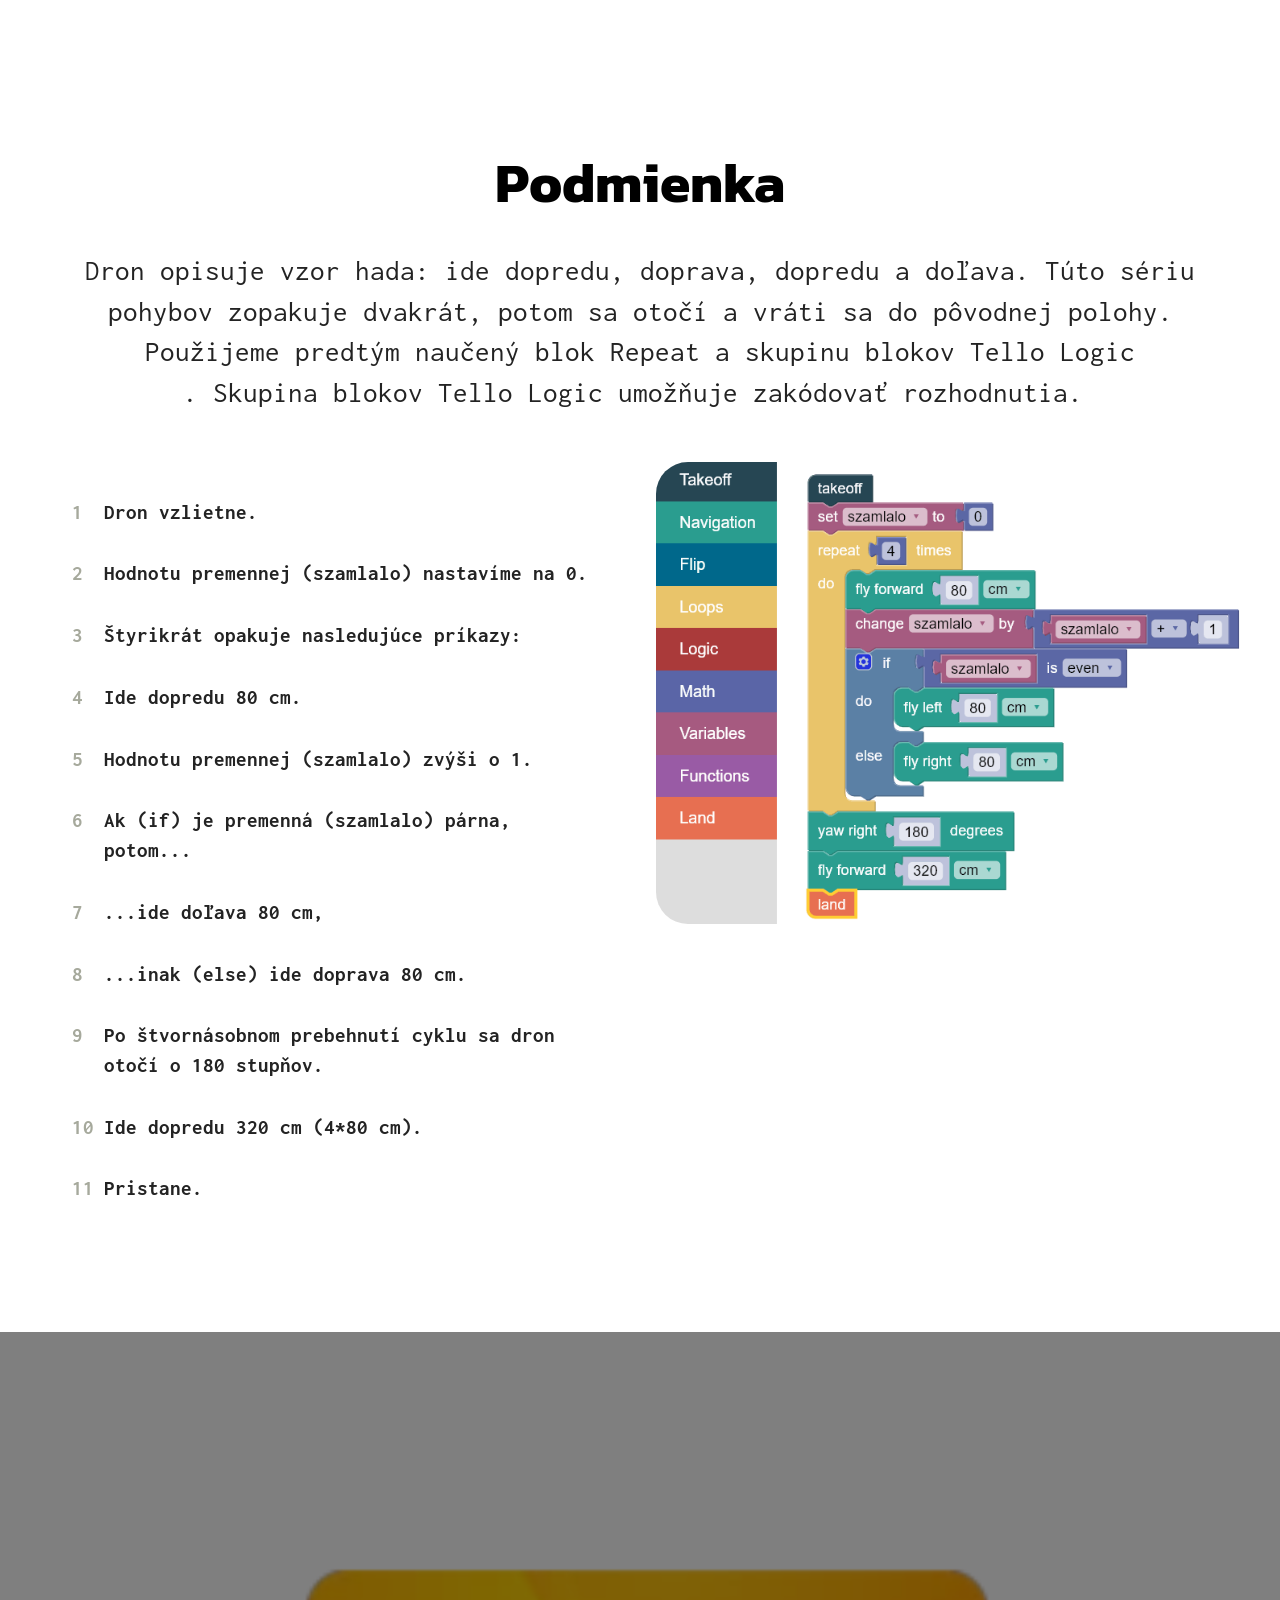
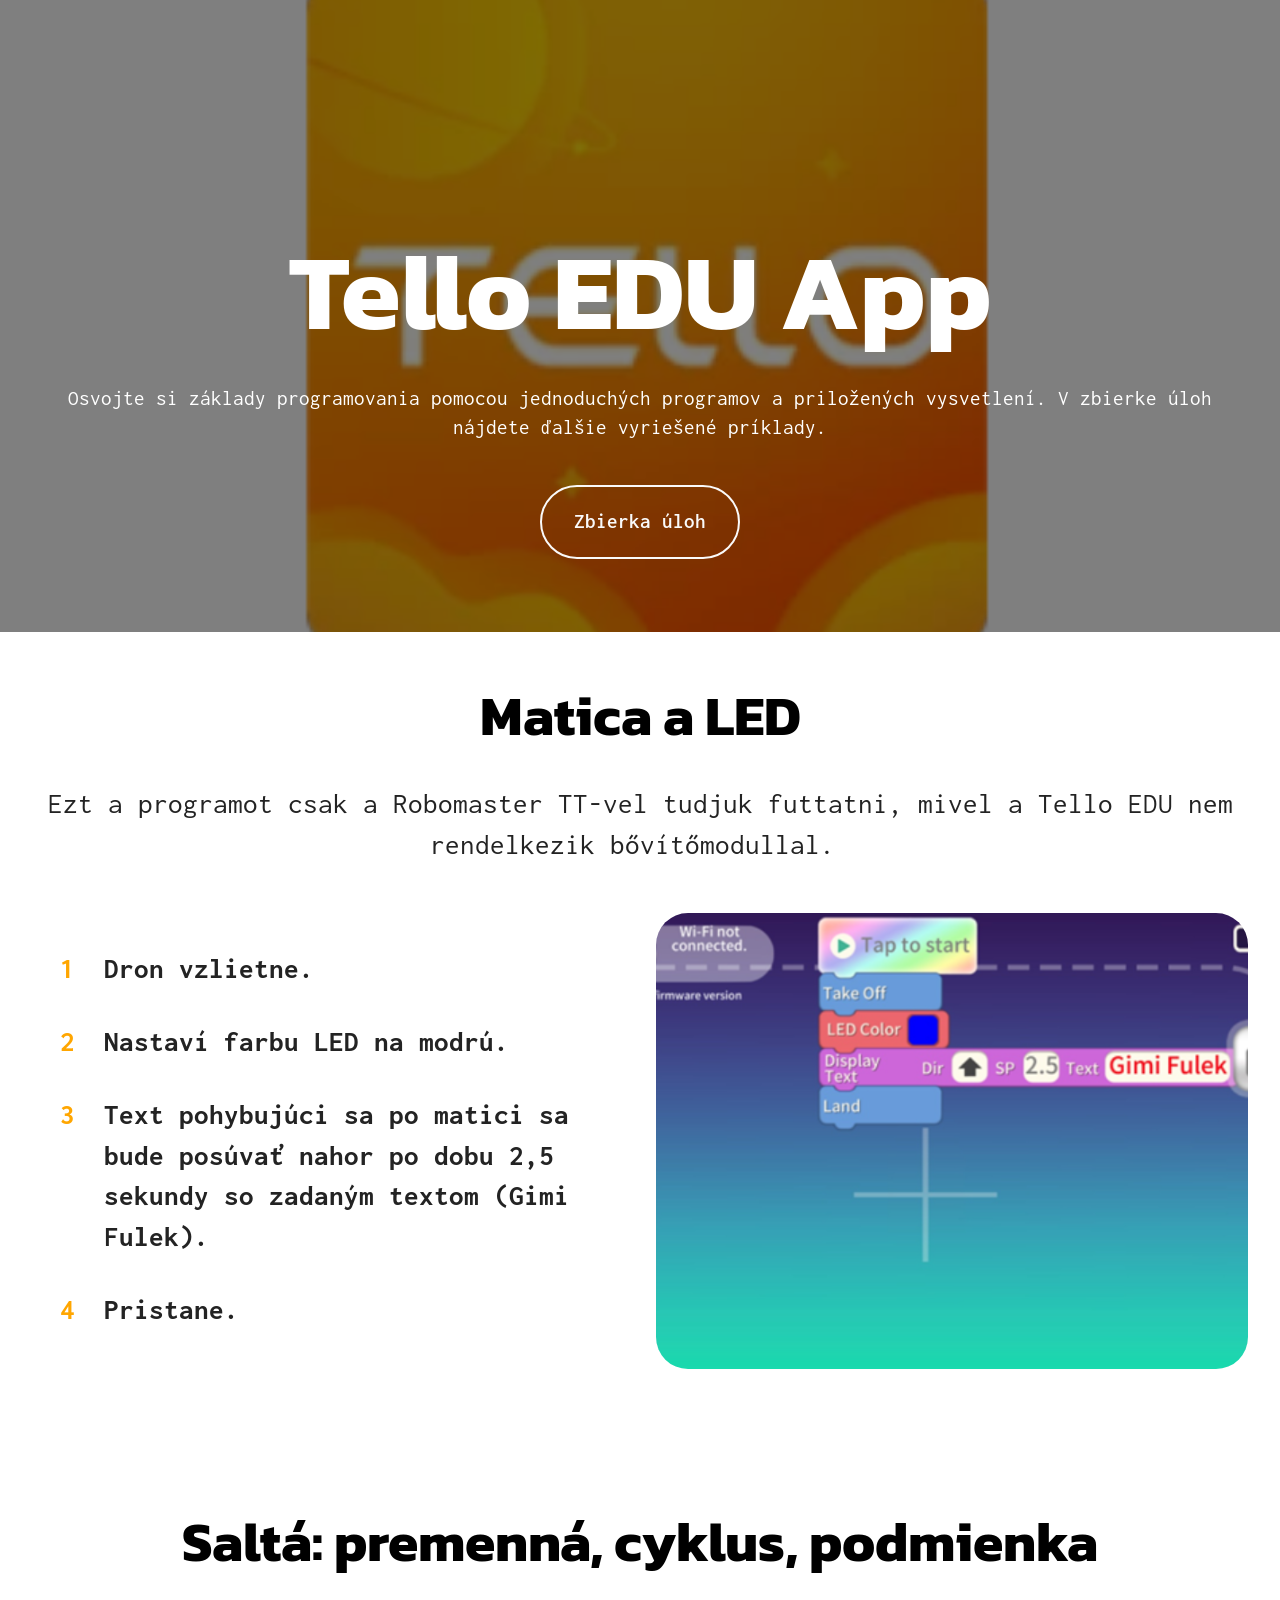
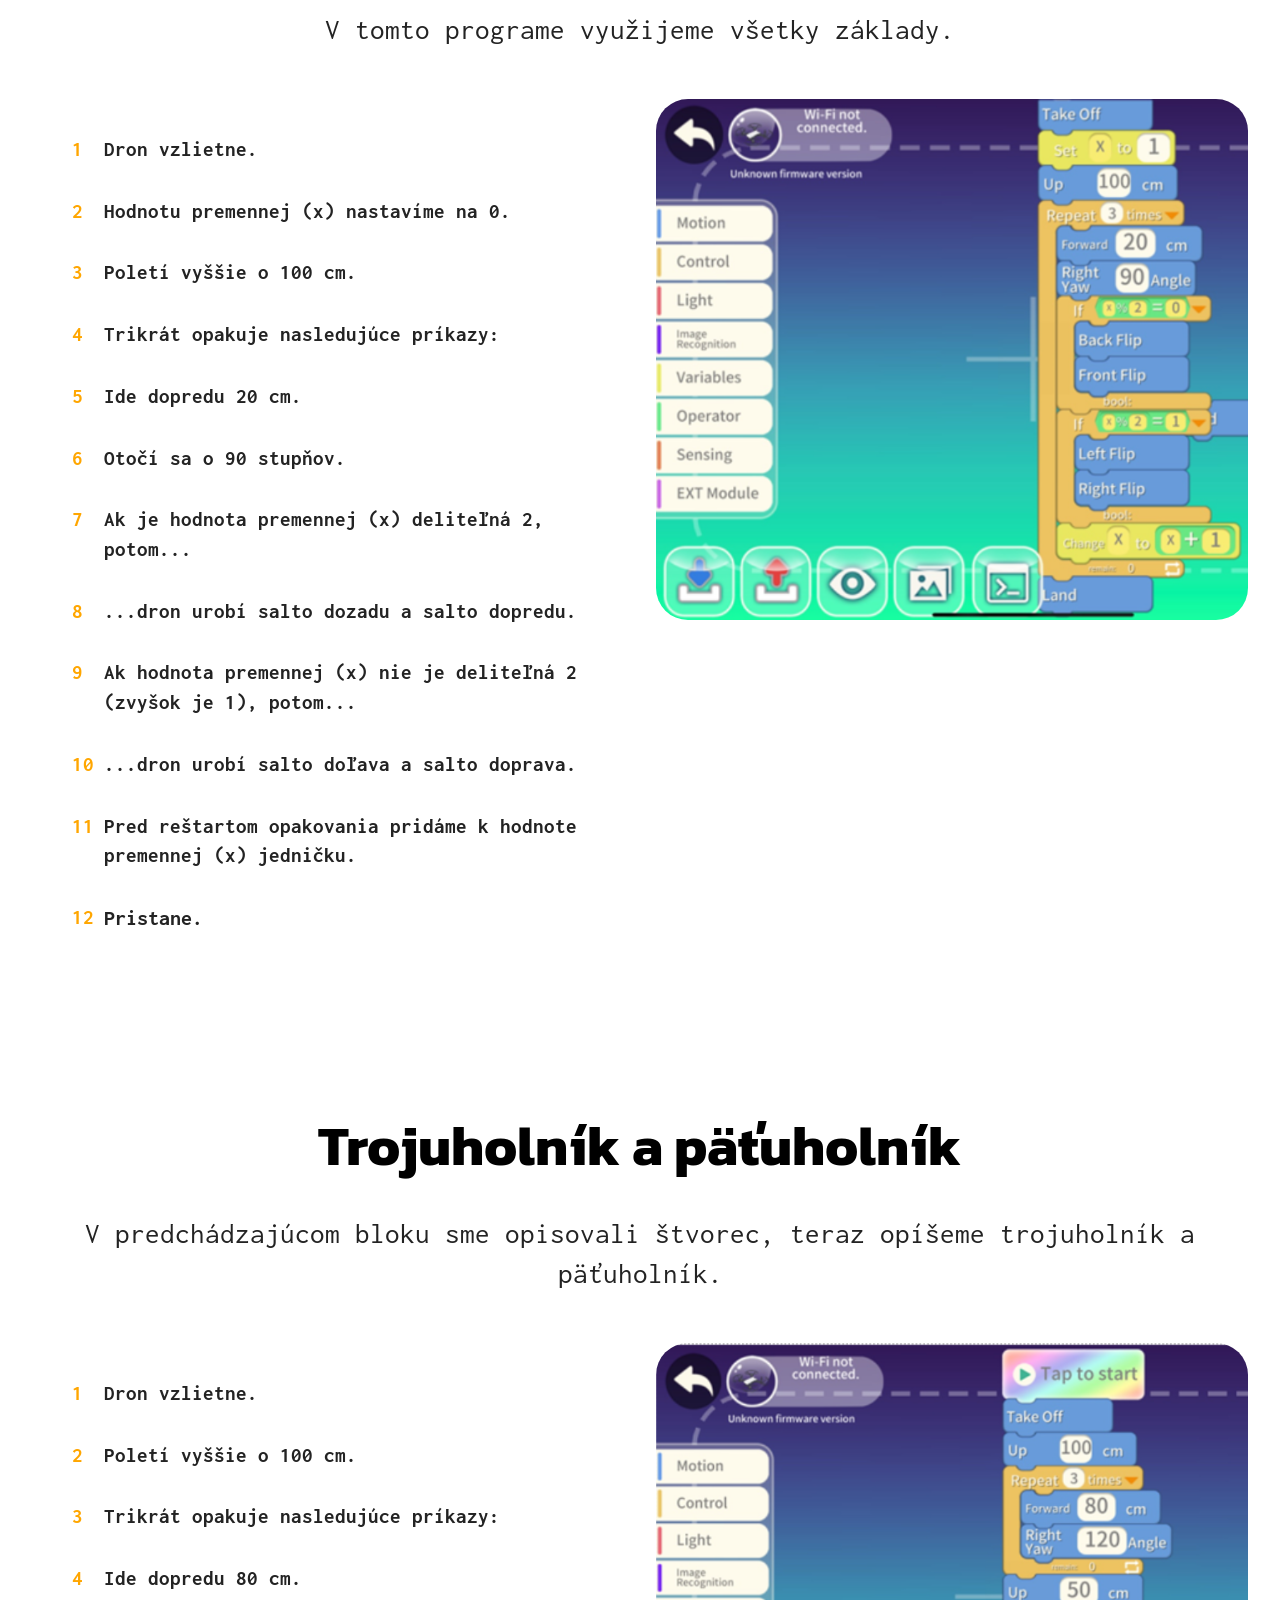
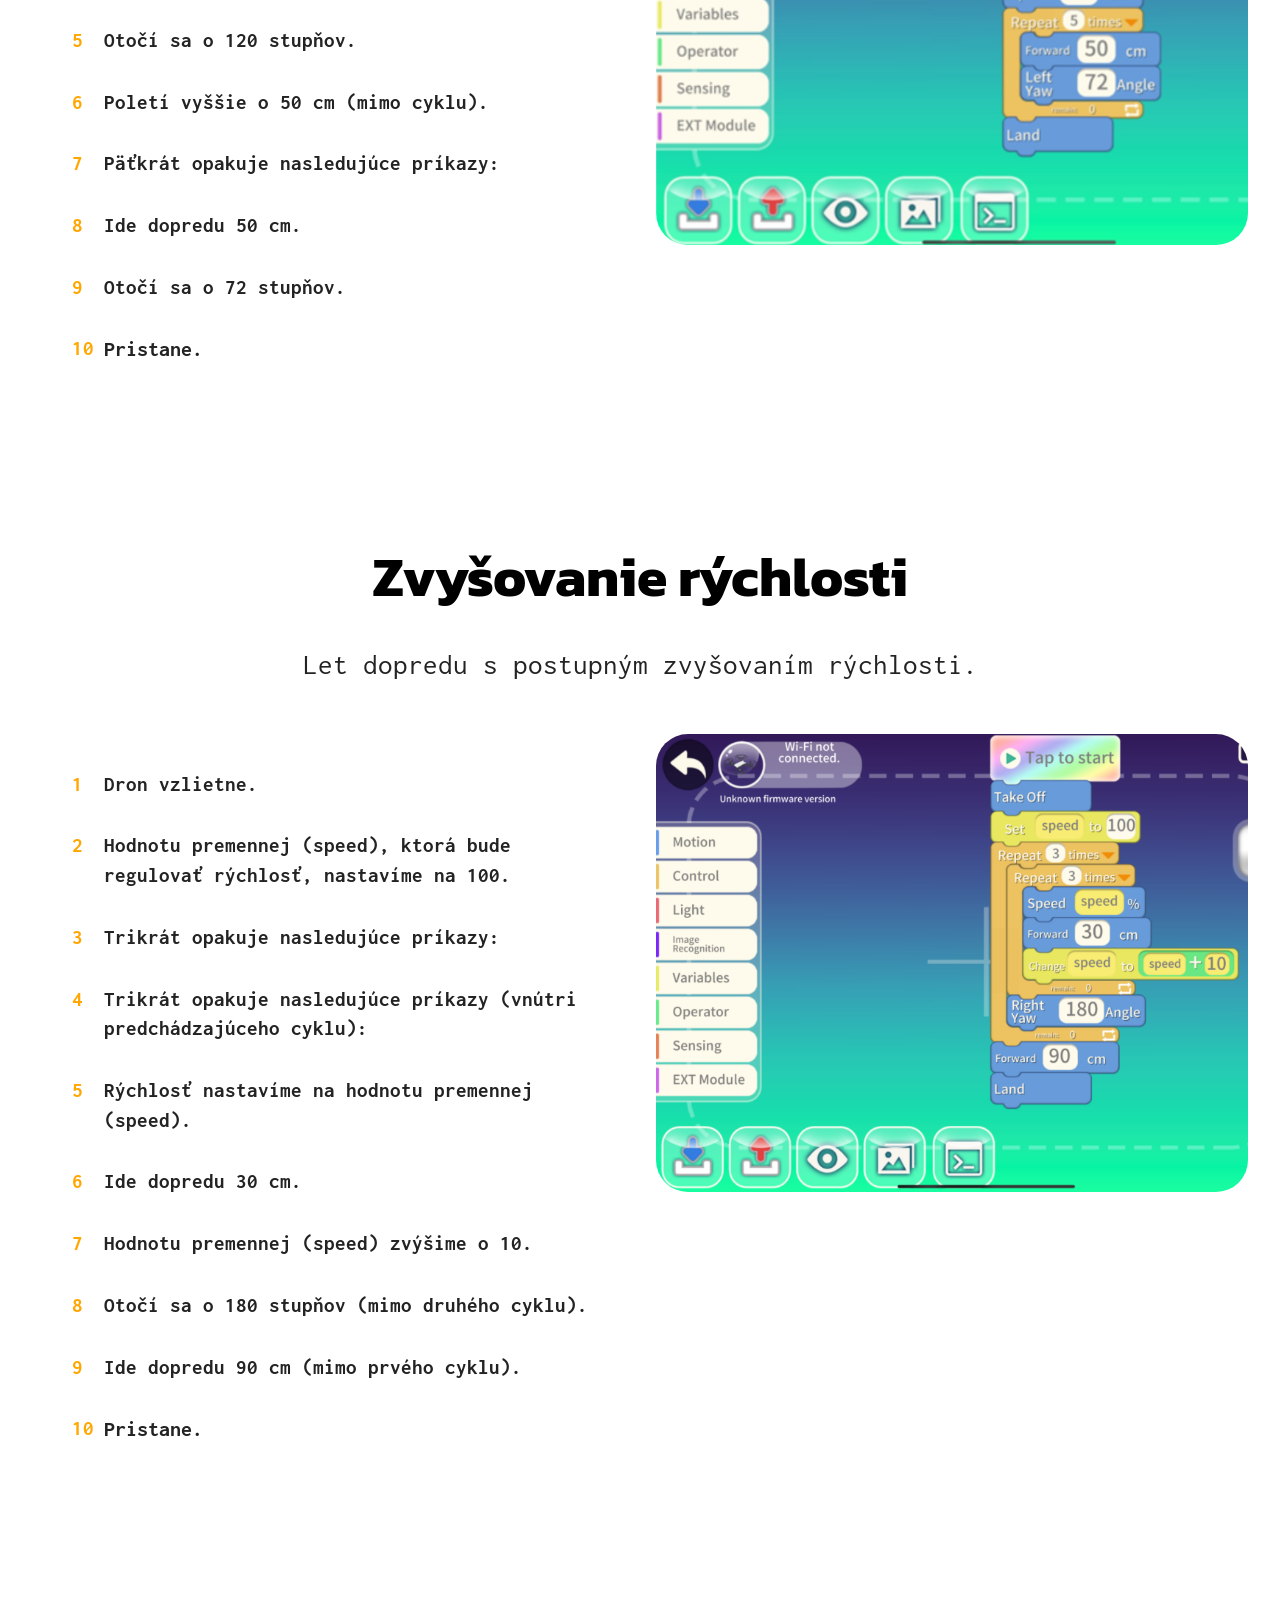
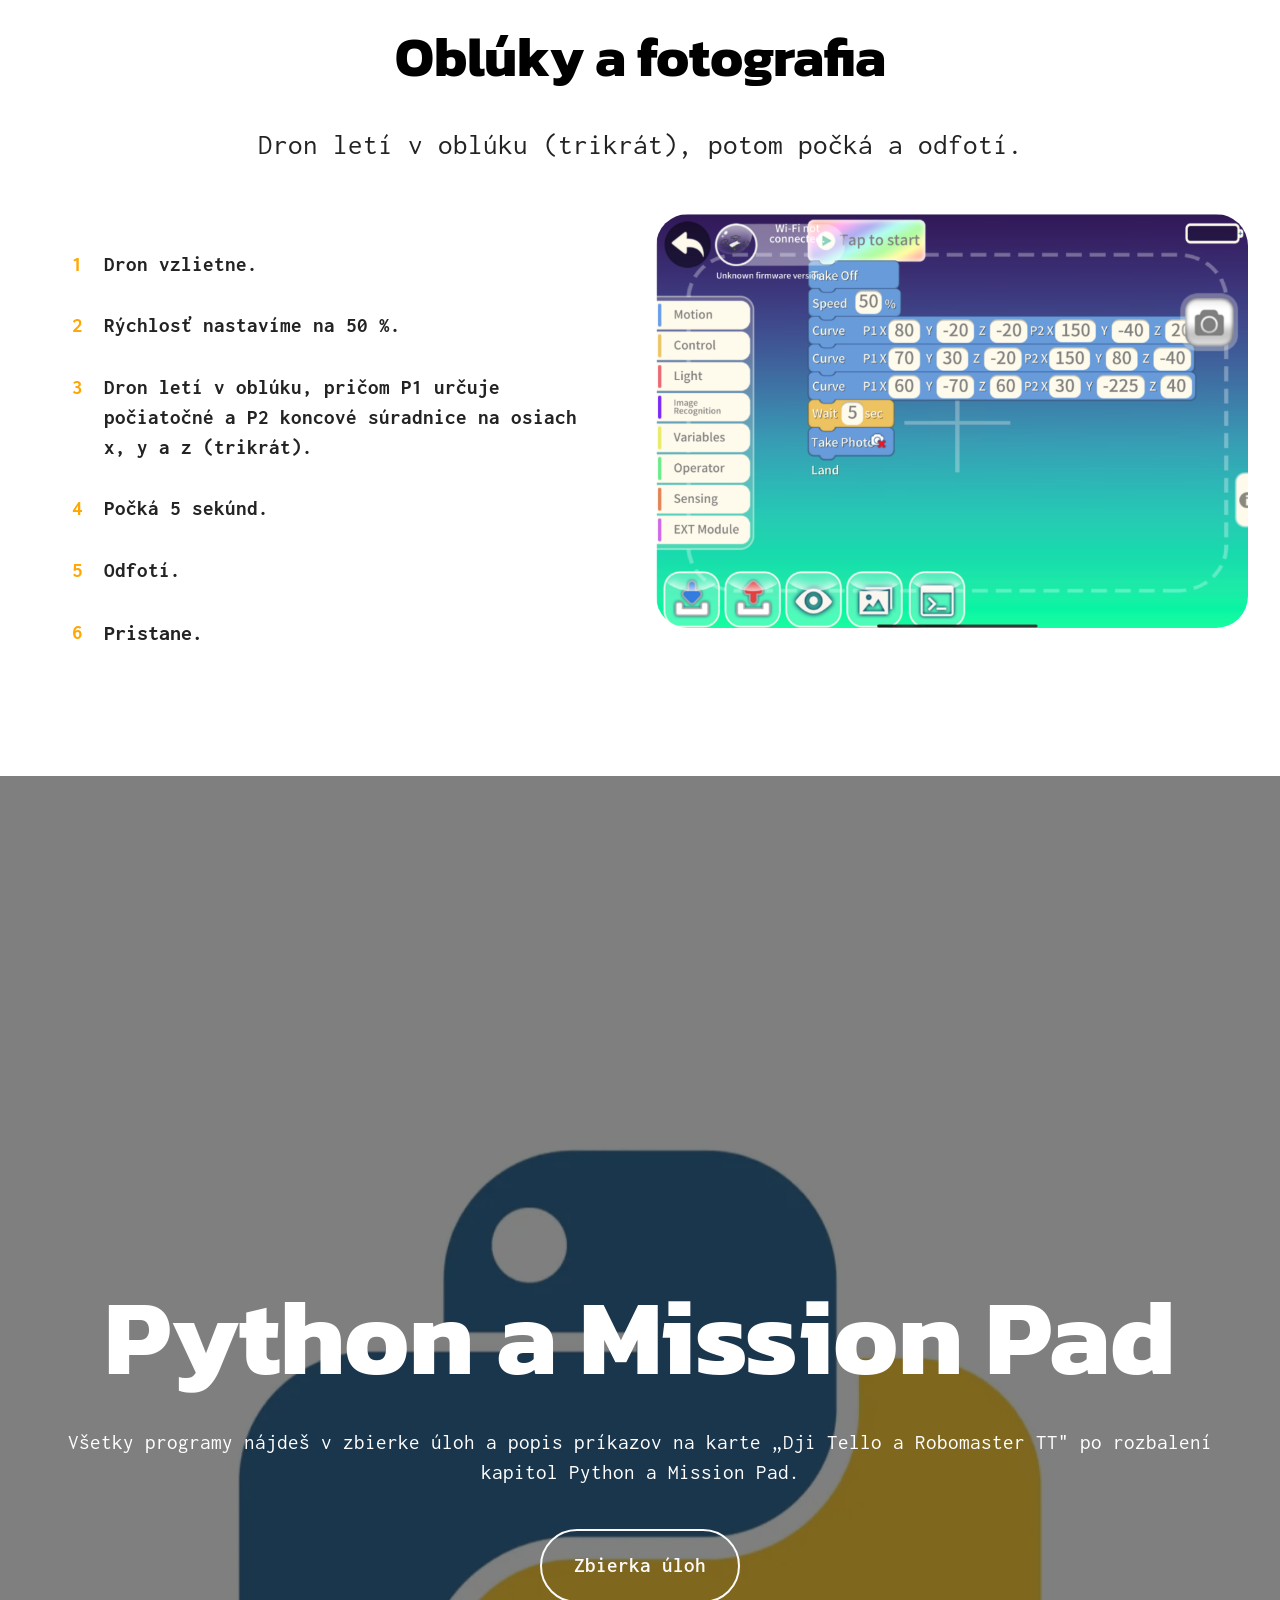
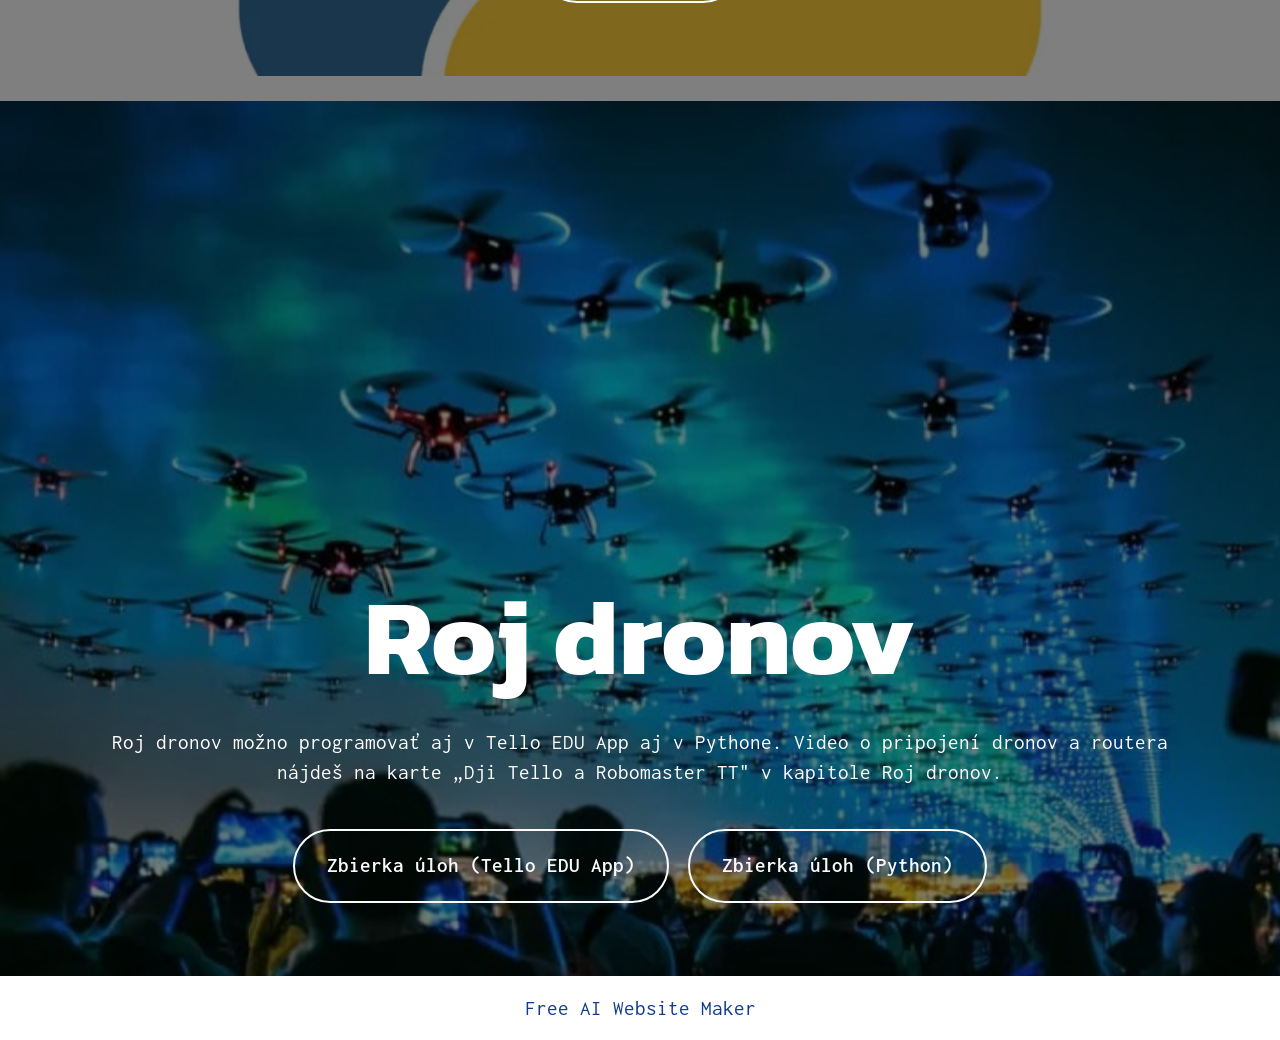
<file: dji_p_sk.html>
<!DOCTYPE html>
<html  >
<head>
  <!-- Site made with Mobirise Website Builder v6.1.5, https://mobirise.com -->
  <meta charset="UTF-8">
  <meta http-equiv="X-UA-Compatible" content="IE=edge">
  <meta name="generator" content="Mobirise v6.1.5, mobirise.com">
  <meta name="viewport" content="width=device-width, initial-scale=1, minimum-scale=1">
  <link rel="shortcut icon" href="assets/images/dron.png" type="image/x-icon">
  <meta name="description" content="">
  
  
  <title>Tello EDU a Robomaster TT príklady</title>
  <link rel="stylesheet" href="assets/web/assets/mobirise-icons2/mobirise2.css">
  <link rel="stylesheet" href="assets/bootstrap/css/bootstrap.min.css">
  <link rel="stylesheet" href="assets/parallax/jarallax.css">
  <link rel="stylesheet" href="assets/dropdown/css/style.css">
  <link rel="stylesheet" href="assets/theme/css/style.css">
  <link rel="preload" href="https://fonts.googleapis.com/css?family=Kanit:100,100i,200,200i,300,300i,400,400i,500,500i,600,600i,700,700i,800,800i,900,900i&display=swap" as="style" onload="this.onload=null;this.rel='stylesheet'">
  <noscript><link rel="stylesheet" href="https://fonts.googleapis.com/css?family=Kanit:100,100i,200,200i,300,300i,400,400i,500,500i,600,600i,700,700i,800,800i,900,900i&display=swap"></noscript>
  <link rel="preload" href="https://fonts.googleapis.com/css?family=Inconsolata:200,300,400,500,600,700,800,900&display=swap" as="style" onload="this.onload=null;this.rel='stylesheet'">
  <noscript><link rel="stylesheet" href="https://fonts.googleapis.com/css?family=Inconsolata:200,300,400,500,600,700,800,900&display=swap"></noscript>
  <link rel="preload" as="style" href="assets/mobirise/css/mbr-additional.css?v=tWMRjg"><link rel="stylesheet" href="assets/mobirise/css/mbr-additional.css?v=tWMRjg" type="text/css">

  
  
  
</head>
<body>
  
  <section data-bs-version="5.1" class="menu menu1 cid-v8HlHyqS60" once="menu" id="menu01-1b">
	

	<nav class="navbar navbar-dropdown navbar-fixed-top navbar-expand-lg">
		<div class="container">
			<div class="navbar-brand">
				<span class="navbar-logo">
					
						<img src="assets/images/dron.png" alt="Home" style="height: 3rem;">
					
				</span>
				<span class="navbar-caption-wrap"><a class="navbar-caption text-black display-4" href="index.html">Home</a></span>
			</div>
			<button class="navbar-toggler" type="button" data-toggle="collapse" data-bs-toggle="collapse" data-target="#navbarSupportedContent" data-bs-target="#navbarSupportedContent" aria-controls="navbarNavAltMarkup" aria-expanded="false" aria-label="Toggle navigation">
				<div class="hamburger">
					<span></span>
					<span></span>
					<span></span>
					<span></span>
				</div>
			</button>
			<div class="collapse navbar-collapse" id="navbarSupportedContent">
				<ul class="navbar-nav nav-dropdown" data-app-modern-menu="true"><li class="nav-item">
						<a class="nav-link link text-black display-4" href="dji_sk.html">Dji Tello EDU a Robomaster TT</a>
					</li>
					<li class="nav-item">
						<a class="nav-link link text-black display-4" href="codrone_sk.html" aria-expanded="false">Codrone EDU</a>
					</li>
					<li class="nav-item">
						<a class="nav-link link text-black display-4" href="skykick_sk.html">SkyKick EVO</a>
					</li><li class="nav-item"><a class="nav-link link text-black display-4" href="ulohy.html">Úlohy</a></li></ul>
				
				<div class="navbar-buttons mbr-section-btn"><a class="btn btn-primary display-4" href="https://forms.office.com/e/mPvUEwVcV7" target="_blank"> Otestuj sa!</a></div>
			</div>
		</div>
	</nav>
</section>

<section data-bs-version="5.1" class="header16 cid-v8HlHz4Hjk mbr-fullscreen mbr-parallax-background" id="header17-1c">
  
  <div class="mbr-overlay" style="opacity: 0.5; background-color: rgb(0, 0, 0);"></div>
  <div class="container-fluid">
    <div class="row">
      <div class="content-wrap col-12 col-md-12">
        <h1 class="mbr-section-title mbr-fonts-style mbr-white mb-4 display-1">
          <strong><br>Dji Tello EDU Robomaster TT</strong><br></h1>
        <h2 class="mbr-section-subtitle mbr-fonts-style mbr-white mb-4 display-2">
          Príklady</h2>
        
        
      </div>
    </div>
  </div>
</section>

<section data-bs-version="5.1" class="features017 mbr-embla cid-v8HlHHkhIN" id="features017-1v">
	
	
	<div class="position-relative">
		<div class="container-fluid">
			<div class="row justify-content-center">
				<div class="col-12 content-head">
					<div class="mbr-section-head mb-5">
						<h4 class="mbr-section-title mbr-fonts-style align-center mb-0 display-2"><strong>Príklady</strong></h4>
						
					</div>
				</div>
			</div>
		</div>

		<div class="embla" data-skip-snaps="true" data-align="center" data-contain-scroll="trimSnaps" data-loop="true" data-auto-play="true" data-auto-play-interval="5" data-draggable="true">
			<div class="embla__viewport container-fluid">
				<div class="embla__container">
					<div class="embla__slide slider-image item active" style="margin-left: 1rem; margin-right: 1rem;">
						<div class="slide-content">
							<div class="item-img">
								<div class="item-wrapper">
									<img src="assets/images/fooldal-blokkos.png" alt="dji droneblocks programozas" title="" data-slide-to="1" data-bs-slide-to="1">
								</div>
							</div>
							<div class="item-content">
								<h5 class="item-title mbr-fonts-style display-5">
									<strong>DroneBlocks</strong></h5>
								
								
							</div>

							<div class="mbr-section-btn item-footer mt-2"><a href="page5.html#header17-1k" class="btn item-btn btn-white display-7" target="_blank">Začnime!</a></div>
						</div>
					</div>
					<div class="embla__slide slider-image item" style="margin-left: 1rem; margin-right: 1rem;">
						<div class="slide-content">
							<div class="item-img">
								<div class="item-wrapper">
									<img src="assets/images/tello-app-1.png" alt="dji app programozas" title="" data-slide-to="2" data-bs-slide-to="2">
								</div>
							</div>
							<div class="item-content">
								<h5 class="item-title mbr-fonts-style display-5">
									<strong>Tello EDU</strong></h5>
								
								
							</div>
							<div class="mbr-section-btn item-footer mt-2"><a href="page5.html#header17-22" class="btn item-btn btn-danger display-7" target="_blank">Začnime!</a></div>
						</div>
					</div>
					<div class="embla__slide slider-image item" style="margin-left: 1rem; margin-right: 1rem;">
						<div class="slide-content">
							<div class="item-img">
								<div class="item-wrapper">
									<img src="assets/images/fooldal-python-1.png" alt="dji python programozas" title="" data-slide-to="3" data-bs-slide-to="3">
								</div>
							</div>
							<div class="item-content">
								<h5 class="item-title mbr-fonts-style display-5">
									<strong>Python</strong></h5>
								
								
							</div>
							<div class="mbr-section-btn item-footer mt-2"><a href="page5.html#header17-28" class="btn item-btn btn-primary display-7" target="_blank">Začnime!</a></div>
						</div>
					</div>
					<div class="embla__slide slider-image item" style="margin-left: 1rem; margin-right: 1rem;">
						<div class="slide-content">
							<div class="item-img">
								<div class="item-wrapper">
									<img src="assets/images/mission-pad.png" alt="mission pad programozas" title="" data-slide-to="4" data-bs-slide-to="4">
								</div>
							</div>
							<div class="item-content">
								<h5 class="item-title mbr-fonts-style display-5">
									<strong>Mission Pad</strong></h5>
								
								
							</div>
							<div class="mbr-section-btn item-footer mt-2"><a href="page5.html#header17-28" class="btn item-btn btn-warning display-7" target="_blank">Začnime!</a></div>
						</div>
					</div>
					<div class="embla__slide slider-image item" style="margin-left: 1rem; margin-right: 1rem;">
						<div class="slide-content">
							<div class="item-img">
								<div class="item-wrapper">
									<img src="assets/images/robomaster-raj-1.jpg" alt="dronraj programozas" title="" data-slide-to="5" data-bs-slide-to="5">
								</div>
							</div>
							<div class="item-content">
								<h5 class="item-title mbr-fonts-style display-5">
									<strong>Roj dronov</strong></h5>
								
								
							</div>
							<div class="mbr-section-btn item-footer mt-2"><a href="page5.html#header17-2h" class="btn item-btn btn-secondary display-7" target="_blank">Začnime!</a></div>
						</div>
					</div>
					
					
					
				</div>
			</div>
			<button class="embla__button embla__button--prev">
				<span class="mobi-mbri mobi-mbri-arrow-prev mbr-iconfont" aria-hidden="true"></span>
				<span class="sr-only visually-hidden visually-hidden visually-hidden">Previous</span>
			</button>
			<button class="embla__button embla__button--next">
				<span class="mobi-mbri mobi-mbri-arrow-next mbr-iconfont" aria-hidden="true"></span>
				<span class="sr-only visually-hidden visually-hidden visually-hidden">Next</span>
			</button>
		</div>
	</div>
</section>

<section data-bs-version="5.1" class="header16 cid-v8HlHCEG1j mbr-fullscreen mbr-parallax-background" id="header17-1k">
  
  <div class="mbr-overlay" style="opacity: 0.5; background-color: rgb(0, 0, 0);"></div>
  <div class="container-fluid">
    <div class="row">
      <div class="content-wrap col-12 col-md-12">
        <h1 class="mbr-section-title mbr-fonts-style mbr-white mb-4 display-1">
          <strong><br>DroneBlocks</strong></h1>
        
        <p class="mbr-fonts-style mbr-text mbr-white mb-4 display-7">Ebben a blokkban ismerkedhetsz meg a programozás alapjaival, amit majd a további blokkok kódjaiban is hasznosítani tudsz.&nbsp;</p>
        
      </div>
    </div>
  </div>
</section>

<section data-bs-version="5.1" class="features030 cid-v8Hnvp44sW" id="features030-1x">
    
    
    
    <div class="container">
        <div class="row justify-content-center">
            <div class="col-md-12 content-head mb-5">
                <h1 class="mbr-section-title mbr-fonts-style mb-0 display-2">
                    <strong>Jednoduché príkazy</strong></h1>
                <p class="mbr-subtitle mbr-fonts-style mt-4 mb-0 display-5">
                    Dron vzlietne, ide doľava, urobí salto doľava a pristane.</p>
            </div>
        </div>
        <div class="row justify-content-center  blockContent">
            <div class="col-12 col-lg">
                <div class="item-wrapper align-left">
                    <div class="mbr-text counter-container mbr-fonts-style display-5">
                        <ol>
                            <li><strong>Dron vzlietne.</strong></li><li><strong>Ide dopredu 30 cm.</strong></li><li><strong>Urobí salto doľava.</strong></li><li><strong>Pristane.</strong></li>
                        </ol>
                    </div>
                </div>
            </div>
            <div class="col-12 col-lg-6">
                <div class="image-wrapper mb-4">
                    <img class="w-100" src="assets/images/droneblocks1.png" alt="felszallas">
                </div>
            </div>

        </div>
    </div>
</section>

<section data-bs-version="5.1" class="features030 cid-v8Hof5dJBi" id="features030-1y">
    
    
    
    <div class="container">
        <div class="row justify-content-center">
            <div class="col-md-12 content-head mb-5">
                <h1 class="mbr-section-title mbr-fonts-style mb-0 display-2">
                    <strong>Cyklus</strong></h1>
                <p class="mbr-subtitle mbr-fonts-style mt-4 mb-0 display-5">
                    Dron opisuje dráhu štvorca vo vzduchu bez použitia otáčania a cyklu.</p>
            </div>
        </div>
        <div class="row justify-content-center  blockContent">
            <div class="col-12 col-lg">
                <div class="item-wrapper align-left">
                    <div class="mbr-text counter-container mbr-fonts-style display-5">
                        <ol>
                            <li><strong>Dron vzlietne.</strong></li><li><strong>Ide dopredu 100 cm.</strong></li><li><strong>Ide doprava 100 cm.</strong></li><li><strong>Ide dozadu 100 cm.</strong></li><li><strong>Ide doľava 100 cm.</strong></li><li><strong>Pristane.</strong></li>
                        </ol>
                    </div>
                </div>
            </div>
            <div class="col-12 col-lg-6">
                <div class="image-wrapper mb-4">
                    <img class="w-100" src="assets/images/droneblocks2.png" alt="negyzet">
                </div>
            </div>

        </div>
    </div>
</section>

<section data-bs-version="5.1" class="features030 cid-v8HpbZftki" id="features030-1z">
    
    
    
    <div class="container">
        <div class="row justify-content-center">
            <div class="col-md-12 content-head mb-5">
                
                <p class="mbr-subtitle mbr-fonts-style mt-4 mb-0 display-5">
                    Pre opakujúce sa príkazy môžeme použiť blok Repeat (opakovanie). Blok Repeat sa v iných programovacích jazykoch nazýva cyklus (loop). Stačí len určiť, ktoré príkazy má dron vykonávať viackrát a koľkokrát ich má opakovať. Úloha je rovnaká, len teraz použijeme cyklus a otáčanie.</p>
            </div>
        </div>
        <div class="row justify-content-center  blockContent">
            <div class="col-12 col-lg">
                <div class="item-wrapper align-left">
                    <div class="mbr-text counter-container mbr-fonts-style display-5">
                        <ol>
                            <li><strong>Dron vzlietne.</strong></li><li><strong>Štyrikrát opakuje nasledujúce príkazy:</strong></li><li><strong>Ide dopredu 100 cm.</strong></li><li><strong>Otočí sa doprava o 90 stupňov.</strong></li><li><strong>Pristane.</strong></li>
                        </ol>
                    </div>
                </div>
            </div>
            <div class="col-12 col-lg-6">
                <div class="image-wrapper mb-4">
                    <img class="w-100" src="assets/images/droneblocks2b.png" alt="negyzet ciklus">
                </div>
            </div>

        </div>
    </div>
</section>

<section data-bs-version="5.1" class="features030 cid-v8HpShHV2w" id="features030-20">
    
    
    
    <div class="container-fluid">
        <div class="row justify-content-center">
            <div class="col-md-12 content-head mb-5">
                <h1 class="mbr-section-title mbr-fonts-style mb-0 display-2">
                    <strong>Premenná</strong></h1>
                <p class="mbr-subtitle mbr-fonts-style mt-4 mb-0 display-5">
                    Dron letí dopredu 30 cm, potom sa vráti, otočí sa a zopakuje predchádzajúci pohyb, ale o ďalších 30 cm. Tieto kroky sa opakujú až do vzdialenosti 180 cm.<br>Keďže by trvalo príliš dlho vkladať každý príkaz zvlášť, použijeme na riešenie úlohy cyklus a premennú.</p>
            </div>
        </div>
        <div class="row justify-content-center  blockContent">
            <div class="col-12 col-lg">
                <div class="item-wrapper align-left">
                    <div class="mbr-text counter-container mbr-fonts-style display-7">
                        <ol>
                            <li><strong>Dron vzlietne.</strong></li><li><strong>Hodnotu premennej nastavíme na 0.</strong></li><li><strong>Šesťkrát opakuje nasledujúce príkazy:</strong></li><li><strong>Hodnotu premennej zvýši o 30.</strong></li><li><strong>Dvakrát opakuje nasledujúce príkazy (vnútri predchádzajúceho cyklu):</strong></li><li><strong>Ide dopredu vzdialenosť zodpovedajúcu hodnote premennej (cm).</strong></li><li><strong>Otočí sa doprava o 90 stupňov.</strong></li><li><strong>Pristane.</strong></li>
                        </ol>
                    </div>
                </div>
            </div>
            <div class="col-12 col-lg-6">
                <div class="image-wrapper mb-4">
                    <img class="w-100" src="assets/images/droneblocks3.png" alt="valtozo">
                </div>
            </div>

        </div>
    </div>
</section>

<section data-bs-version="5.1" class="features030 cid-v8HslJDo3d" id="features030-21">
    
    
    
    <div class="container-fluid">
        <div class="row justify-content-center">
            <div class="col-md-12 content-head mb-5">
                <h1 class="mbr-section-title mbr-fonts-style mb-0 display-2">
                    <strong>Podmienka</strong></h1>
                <p class="mbr-subtitle mbr-fonts-style mt-4 mb-0 display-5">Dron opisuje vzor hada: ide dopredu, doprava, dopredu a doľava. Túto sériu pohybov zopakuje dvakrát, potom sa otočí a vráti sa do pôvodnej polohy.<br>Použijeme predtým naučený blok Repeat a skupinu blokov Tello Logic
<br>. Skupina blokov Tello Logic umožňuje zakódovať rozhodnutia.&nbsp;<br></p>
            </div>
        </div>
        <div class="row justify-content-center  blockContent">
            <div class="col-12 col-lg">
                <div class="item-wrapper align-left">
                    <div class="mbr-text counter-container mbr-fonts-style display-7">
                        <ol>
                            <li><strong>Dron vzlietne.</strong></li><li><strong>Hodnotu premennej (szamlalo) nastavíme na 0.</strong></li><li><strong>Štyrikrát opakuje nasledujúce príkazy:</strong></li><li><strong>Ide dopredu 80 cm.</strong></li><li><strong>Hodnotu premennej (szamlalo) zvýši o 1.</strong></li><li><strong>Ak (if) je premenná (szamlalo) párna, potom...</strong></li><li><strong>...ide doľava 80 cm,</strong></li><li><strong>...inak (else) ide doprava 80 cm.</strong></li><li><strong>Po štvornásobnom prebehnutí cyklu sa dron otočí o 180 stupňov.</strong></li><li><strong>Ide dopredu 320 cm (4*80 cm).</strong></li><li><strong>Pristane.</strong></li>
                        </ol>
                    </div>
                </div>
            </div>
            <div class="col-12 col-lg-6">
                <div class="image-wrapper mb-4">
                    <img class="w-100" src="assets/images/droneblocks4.png" alt="kigyo">
                </div>
            </div>

        </div>
    </div>
</section>

<section data-bs-version="5.1" class="header16 cid-v8Hw0IpMHo mbr-fullscreen mbr-parallax-background" id="header17-22">
  
  <div class="mbr-overlay" style="opacity: 0.5; background-color: rgb(0, 0, 0);"></div>
  <div class="container-fluid">
    <div class="row">
      <div class="content-wrap col-12 col-md-12">
        <h1 class="mbr-section-title mbr-fonts-style mbr-white mb-4 display-1">
          <strong><br>Tello EDU App</strong></h1>
        
        <p class="mbr-fonts-style mbr-text mbr-white mb-4 display-7">Osvojte si základy programovania pomocou jednoduchých programov a priložených vysvetlení. V zbierke úloh nájdete ďalšie vyriešené príklady.</p>
        <div class="mbr-section-btn"><a class="btn btn-white-outline display-7" href="assets/files/Zbierkauloh-0-55sk-engnovy.pdf" target="_blank">Zbierka úloh</a></div>
      </div>
    </div>
  </div>
</section>

<section data-bs-version="5.1" class="features030 cid-v8HBed48aT" id="features030-23">
    
    
    
    <div class="container-fluid">
        <div class="row justify-content-center">
            <div class="col-md-12 content-head mb-5">
                <h1 class="mbr-section-title mbr-fonts-style mb-0 display-2">
                    <strong>Matica a LED</strong></h1>
                <p class="mbr-subtitle mbr-fonts-style mt-4 mb-0 display-5">Ezt a programot csak a Robomaster TT-vel tudjuk futtatni, mivel a Tello EDU nem rendelkezik bővítőmodullal.&nbsp;<br></p>
            </div>
        </div>
        <div class="row justify-content-center  blockContent">
            <div class="col-12 col-lg">
                <div class="item-wrapper align-left">
                    <div class="mbr-text counter-container mbr-fonts-style display-5">
                        <ol>
                            <li><strong>Dron vzlietne.</strong></li><li><strong>Nastaví farbu LED na modrú.</strong></li><li><strong>Text pohybujúci sa po matici sa bude posúvať nahor po dobu 2,5 sekundy so zadaným textom (Gimi Fulek).</strong></li><li><strong>Pristane.</strong></li>
                        </ol>
                    </div>
                </div>
            </div>
            <div class="col-12 col-lg-6">
                <div class="image-wrapper mb-4">
                    <img class="w-100" src="assets/images/telloapp1.png" alt="matrix">
                </div>
            </div>

        </div>
    </div>
</section>

<section data-bs-version="5.1" class="features030 cid-v8HC6jzK0v" id="features030-24">
    
    
    
    <div class="container-fluid">
        <div class="row justify-content-center">
            <div class="col-md-12 content-head mb-5">
                <h1 class="mbr-section-title mbr-fonts-style mb-0 display-2">
                    <strong>Saltá: premenná, cyklus, podmienka</strong></h1>
                <p class="mbr-subtitle mbr-fonts-style mt-4 mb-0 display-5">V tomto programe využijeme všetky základy.</p>
            </div>
        </div>
        <div class="row justify-content-center  blockContent">
            <div class="col-12 col-lg">
                <div class="item-wrapper align-left">
                    <div class="mbr-text counter-container mbr-fonts-style display-7">
                        <ol>
                            <li><strong>Dron vzlietne.</strong></li><li><strong>Hodnotu premennej (x) nastavíme na 0.</strong></li><li><strong>Poletí vyššie o 100 cm.</strong></li><li><strong>Trikrát opakuje nasledujúce príkazy:</strong></li><li><strong>Ide dopredu 20 cm.</strong></li><li><strong>Otočí sa o 90 stupňov.</strong></li><li><strong>Ak je hodnota premennej (x) deliteľná 2, potom...</strong></li><li><strong>...dron urobí salto dozadu a salto dopredu.</strong></li><li><strong>Ak hodnota premennej (x) nie je deliteľná 2 (zvyšok je 1), potom...
</strong></li><li><strong>...dron urobí salto doľava a salto doprava.</strong></li><li><strong>Pred reštartom opakovania pridáme k hodnote premennej (x) jedničku.</strong></li><li><strong style="font-size: 1.4rem;">Pristane.</strong></li>
                        </ol>
                    </div>
                </div>
            </div>
            <div class="col-12 col-lg-6">
                <div class="image-wrapper mb-4">
                    <img class="w-100" src="assets/images/telloapp2.png" alt="matrix">
                </div>
            </div>

        </div>
    </div>
</section>

<section data-bs-version="5.1" class="features030 cid-v8HEHoy2cJ" id="features030-25">
    
    
    
    <div class="container-fluid">
        <div class="row justify-content-center">
            <div class="col-md-12 content-head mb-5">
                <h1 class="mbr-section-title mbr-fonts-style mb-0 display-2">
                    <strong>Trojuholník a päťuholník</strong></h1>
                <p class="mbr-subtitle mbr-fonts-style mt-4 mb-0 display-5">V predchádzajúcom bloku sme opisovali štvorec, teraz opíšeme trojuholník a päťuholník.</p>
            </div>
        </div>
        <div class="row justify-content-center  blockContent">
            <div class="col-12 col-lg">
                <div class="item-wrapper align-left">
                    <div class="mbr-text counter-container mbr-fonts-style display-7">
                        <ol>
                            <li><strong>Dron vzlietne.</strong></li><li><strong>Poletí vyššie o 100 cm.</strong></li><li><strong>Trikrát opakuje nasledujúce príkazy:</strong></li><li><strong>Ide dopredu 80 cm.</strong></li><li><strong>Otočí sa o 120 stupňov.</strong></li><li><strong>Poletí vyššie o 50 cm (mimo cyklu).</strong></li><li><strong>Päťkrát opakuje nasledujúce príkazy:
</strong></li><li><strong>Ide dopredu 50 cm.
</strong></li><li><strong>Otočí sa o 72 stupňov.</strong></li><li><strong style="font-size: 1.4rem;">Pristane.</strong></li>
                        </ol>
                    </div>
                </div>
            </div>
            <div class="col-12 col-lg-6">
                <div class="image-wrapper mb-4">
                    <img class="w-100" src="assets/images/telloapp3.png" alt="alakzatok">
                </div>
            </div>

        </div>
    </div>
</section>

<section data-bs-version="5.1" class="features030 cid-v8HFnLh9CG" id="features030-26">
    
    
    
    <div class="container-fluid">
        <div class="row justify-content-center">
            <div class="col-md-12 content-head mb-5">
                <h1 class="mbr-section-title mbr-fonts-style mb-0 display-2">
                    <strong>Zvyšovanie rýchlosti</strong></h1>
                <p class="mbr-subtitle mbr-fonts-style mt-4 mb-0 display-5">Let dopredu s postupným zvyšovaním rýchlosti.</p>
            </div>
        </div>
        <div class="row justify-content-center  blockContent">
            <div class="col-12 col-lg">
                <div class="item-wrapper align-left">
                    <div class="mbr-text counter-container mbr-fonts-style display-7">
                        <ol>
                            <li><strong>Dron vzlietne.</strong></li><li><strong>Hodnotu premennej (speed), ktorá bude regulovať rýchlosť, nastavíme na 100.</strong></li><li><strong>Trikrát opakuje nasledujúce príkazy:</strong></li><li><strong>Trikrát opakuje nasledujúce príkazy (vnútri predchádzajúceho cyklu):</strong></li><li><strong>Rýchlosť nastavíme na hodnotu premennej (speed).</strong></li><li><strong>Ide dopredu 30 cm.</strong></li><li><strong>Hodnotu premennej (speed) zvýšime o 10.</strong></li><li><strong>Otočí sa o 180 stupňov (mimo druhého cyklu).</strong></li><li><strong>Ide dopredu 90 cm (mimo prvého cyklu).</strong></li><li><strong style="font-size: 1.4rem;">Pristane.</strong></li>
                        </ol>
                    </div>
                </div>
            </div>
            <div class="col-12 col-lg-6">
                <div class="image-wrapper mb-4">
                    <img class="w-100" src="assets/images/telloapp4.png" alt="alakzatok">
                </div>
            </div>

        </div>
    </div>
</section>

<section data-bs-version="5.1" class="features030 cid-v8HGEWwNT4" id="features030-27">
    
    
    
    <div class="container-fluid">
        <div class="row justify-content-center">
            <div class="col-md-12 content-head mb-5">
                <h1 class="mbr-section-title mbr-fonts-style mb-0 display-2"><strong>Oblúky a fotografia</strong></h1>
                <p class="mbr-subtitle mbr-fonts-style mt-4 mb-0 display-5">Dron letí v oblúku (trikrát), potom počká a odfotí.</p>
            </div>
        </div>
        <div class="row justify-content-center  blockContent">
            <div class="col-12 col-lg">
                <div class="item-wrapper align-left">
                    <div class="mbr-text counter-container mbr-fonts-style display-7">
                        <ol>
                            <li><strong>Dron vzlietne.</strong></li><li><strong>Rýchlosť nastavíme na 50 %.</strong></li><li><strong>Dron letí v oblúku, pričom P1 určuje počiatočné a P2 koncové súradnice na osiach x, y a z (trikrát).</strong></li><li><strong>Počká 5 sekúnd.</strong></li><li><strong>Odfotí.</strong></li><li><strong style="font-size: 1.4rem;">Pristane.</strong></li>
                        </ol>
                    </div>
                </div>
            </div>
            <div class="col-12 col-lg-6">
                <div class="image-wrapper mb-4">
                    <img class="w-100" src="assets/images/telloapp5.png" alt="ivek">
                </div>
            </div>

        </div>
    </div>
</section>

<section data-bs-version="5.1" class="header16 cid-v8LiVp0Mbh mbr-fullscreen mbr-parallax-background" id="header17-28">
  
  <div class="mbr-overlay" style="opacity: 0.5; background-color: rgb(0, 0, 0);"></div>
  <div class="container-fluid">
    <div class="row">
      <div class="content-wrap col-12 col-md-12">
        <h1 class="mbr-section-title mbr-fonts-style mbr-white mb-4 display-1">
          <strong><br>Python a Mission Pad</strong></h1>
        
        <p class="mbr-fonts-style mbr-text mbr-white mb-4 display-7">Všetky programy nájdeš v zbierke úloh a popis príkazov na karte „Dji Tello a Robomaster TT" po rozbalení kapitol Python a Mission Pad.</p>
        <div class="mbr-section-btn"><a class="btn btn-white-outline display-7" href="assets/files/Zbierkauloh-101-150sk-engnovy.pdf" target="_blank">Zbierka úloh</a></div>
      </div>
    </div>
  </div>
</section>

<section data-bs-version="5.1" class="header16 cid-v8LxwsjuaP mbr-fullscreen mbr-parallax-background" id="header17-2h">
  
  <div class="mbr-overlay" style="opacity: 0.5; background-color: rgb(0, 0, 0);"></div>
  <div class="container-fluid">
    <div class="row">
      <div class="content-wrap col-12 col-md-12">
        <h1 class="mbr-section-title mbr-fonts-style mbr-white mb-4 display-1">
          <strong><br>Roj dronov</strong></h1>
        
        <p class="mbr-fonts-style mbr-text mbr-white mb-4 display-7">Roj dronov možno programovať aj v Tello EDU App aj v Pythone. Video o pripojení dronov a routera nájdeš&nbsp;na karte „Dji Tello a Robomaster TT" v kapitole Roj dronov.</p>
        <div class="mbr-section-btn"><a class="btn btn-white-outline display-7" href="assets/files/Zbierkauloh-56-100sknovy.docx" target="_blank">Zbierka úloh (Tello EDU App)</a> <a class="btn btn-white-outline display-7" href="assets/files/Zbierkauloh-151-200sknovy.docx" target="_blank">Zbierka úloh (Python)</a></div>
      </div>
    </div>
  </div>
</section><section class="display-7" style="padding: 0;align-items: center;justify-content: center;flex-wrap: wrap;    align-content: center;display: flex;position: relative;height: 4rem;"><a href="https://mobiri.se/" style="flex: 1 1;height: 4rem;position: absolute;width: 100%;z-index: 1;"><img alt="" style="height: 4rem;" src="[data-uri]"></a><p style="margin: 0;text-align: center;" class="display-7">&#8204;</p><a style="z-index:1" href="https://mobirise.com/builder/ai-website-maker.html">Free AI Website Maker</a></section><script src="assets/bootstrap/js/bootstrap.bundle.min.js"></script>  <script src="assets/parallax/jarallax.js"></script>  <script src="assets/smoothscroll/smooth-scroll.js"></script>  <script src="assets/ytplayer/index.js"></script>  <script src="assets/dropdown/js/navbar-dropdown.js"></script>  <script src="assets/embla/embla.min.js"></script>  <script src="assets/embla/script.js"></script>  <script src="assets/theme/js/script.js"></script>  
  
  
</body>
</html>
</file>
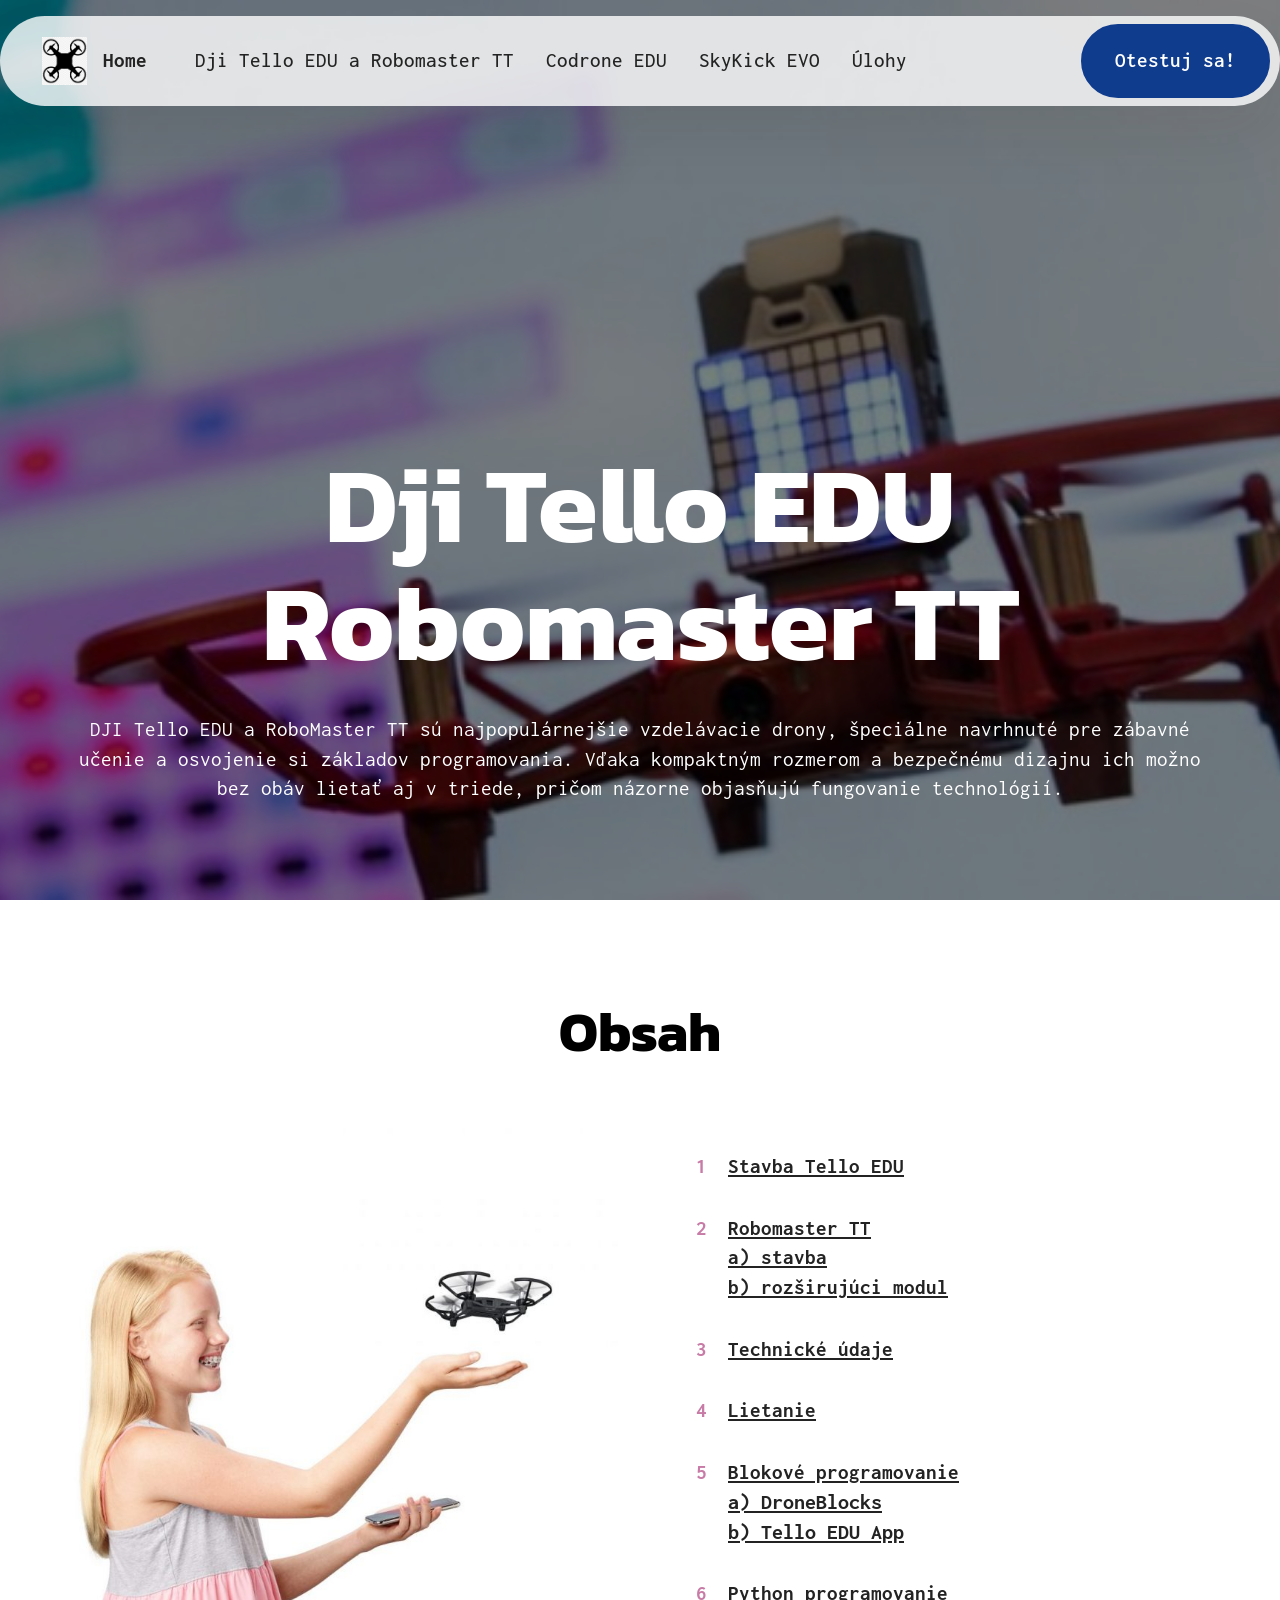
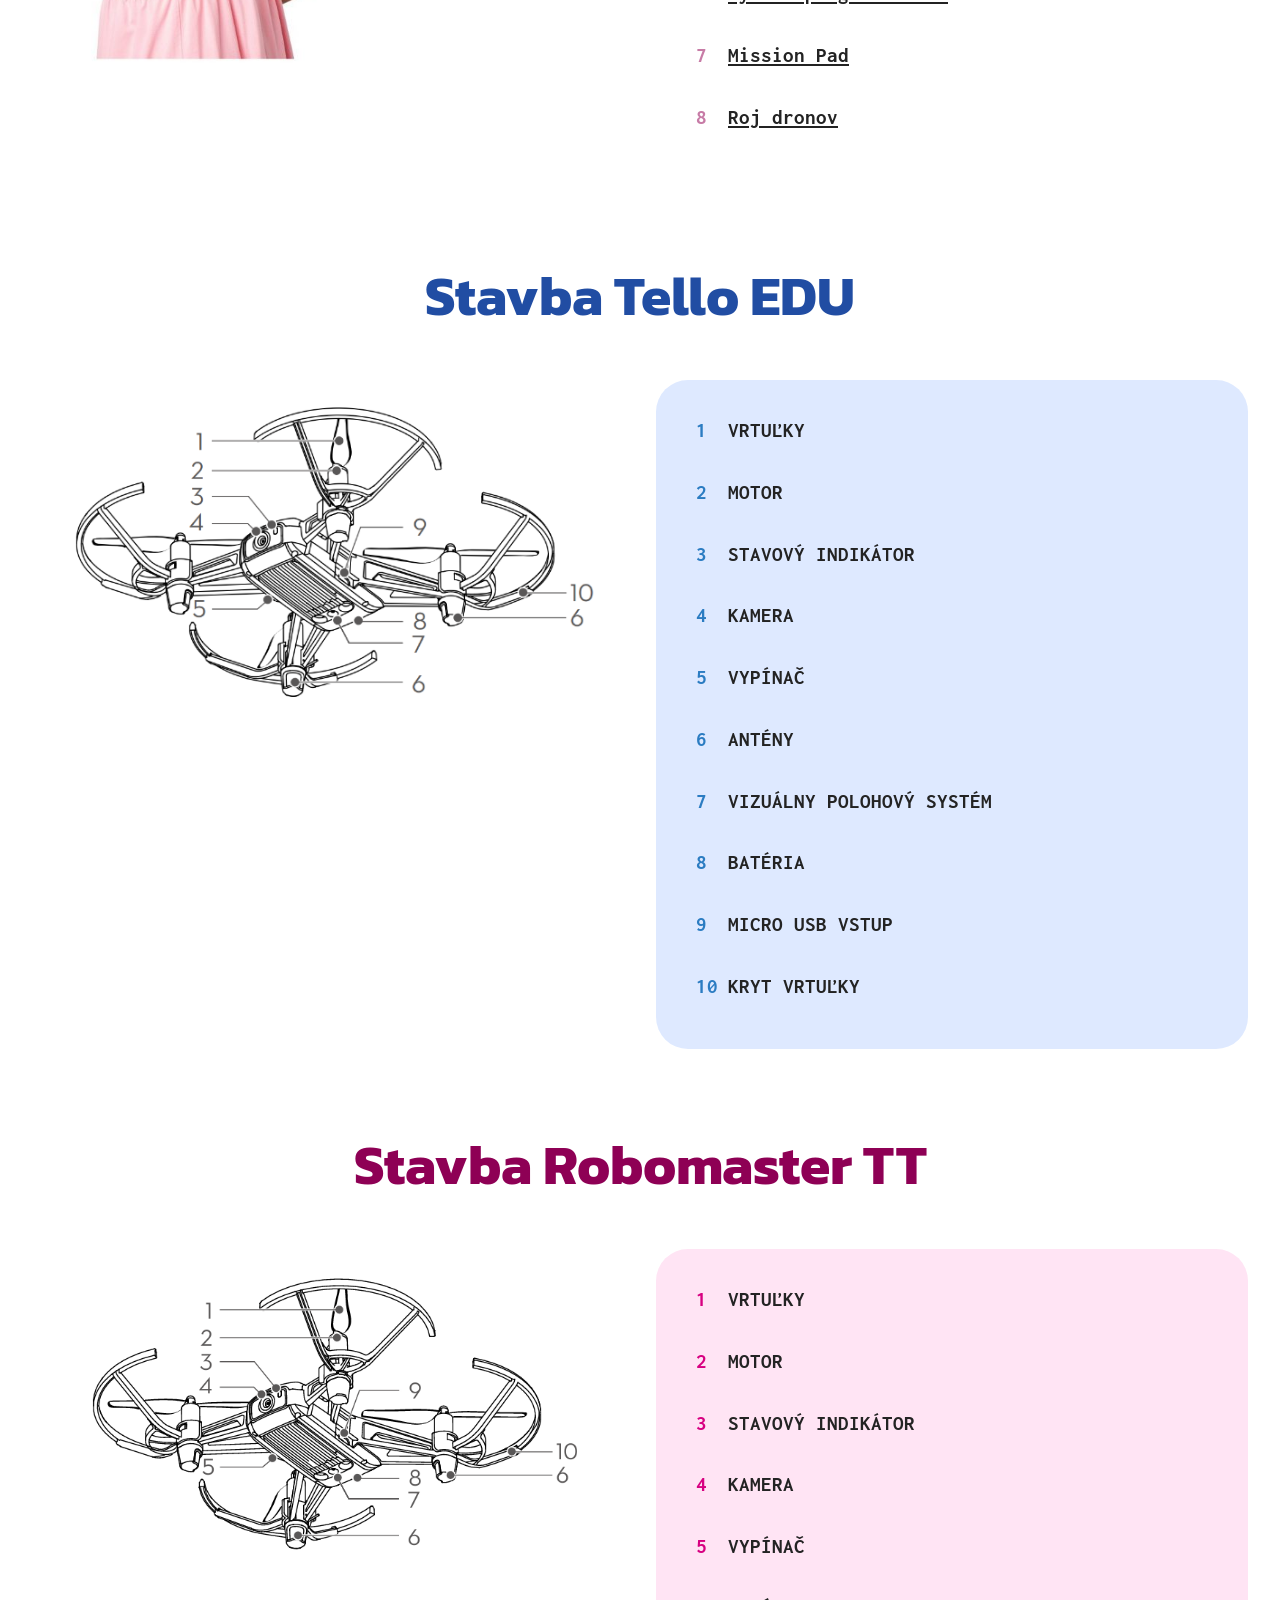
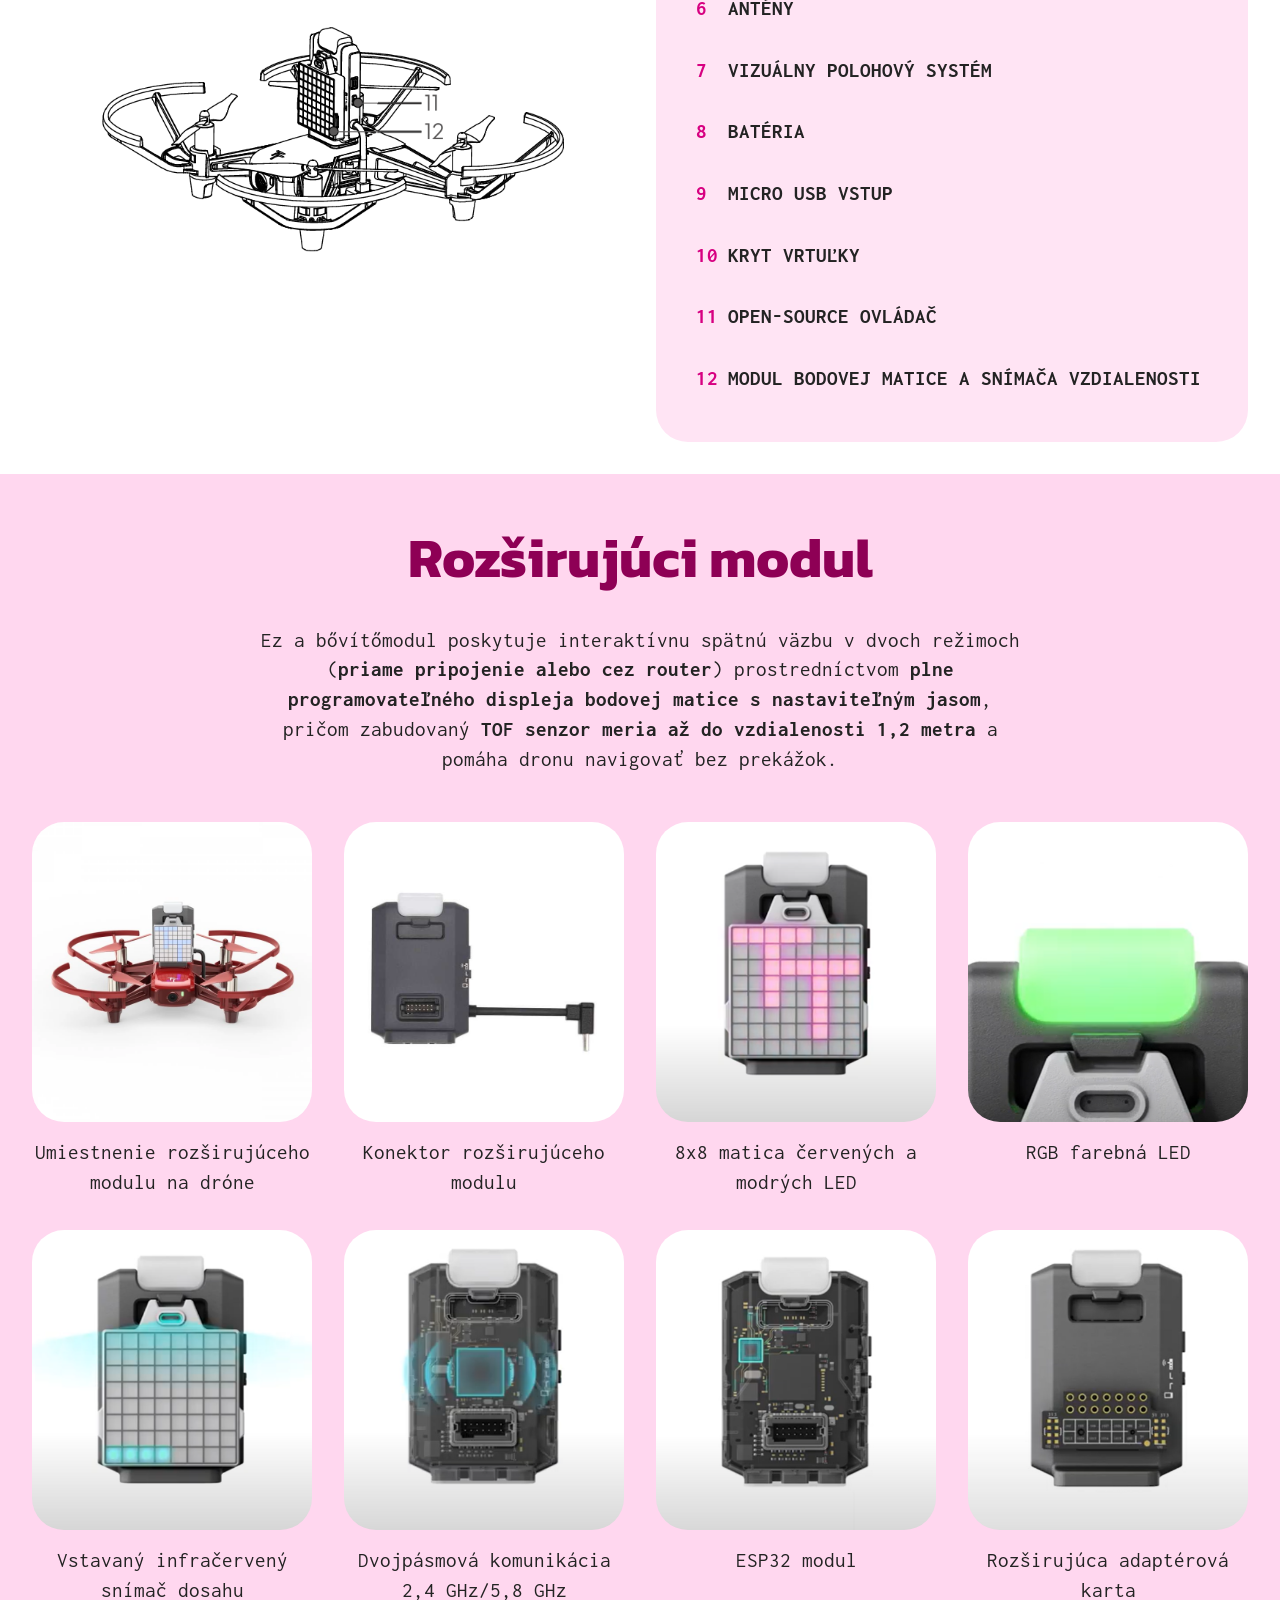
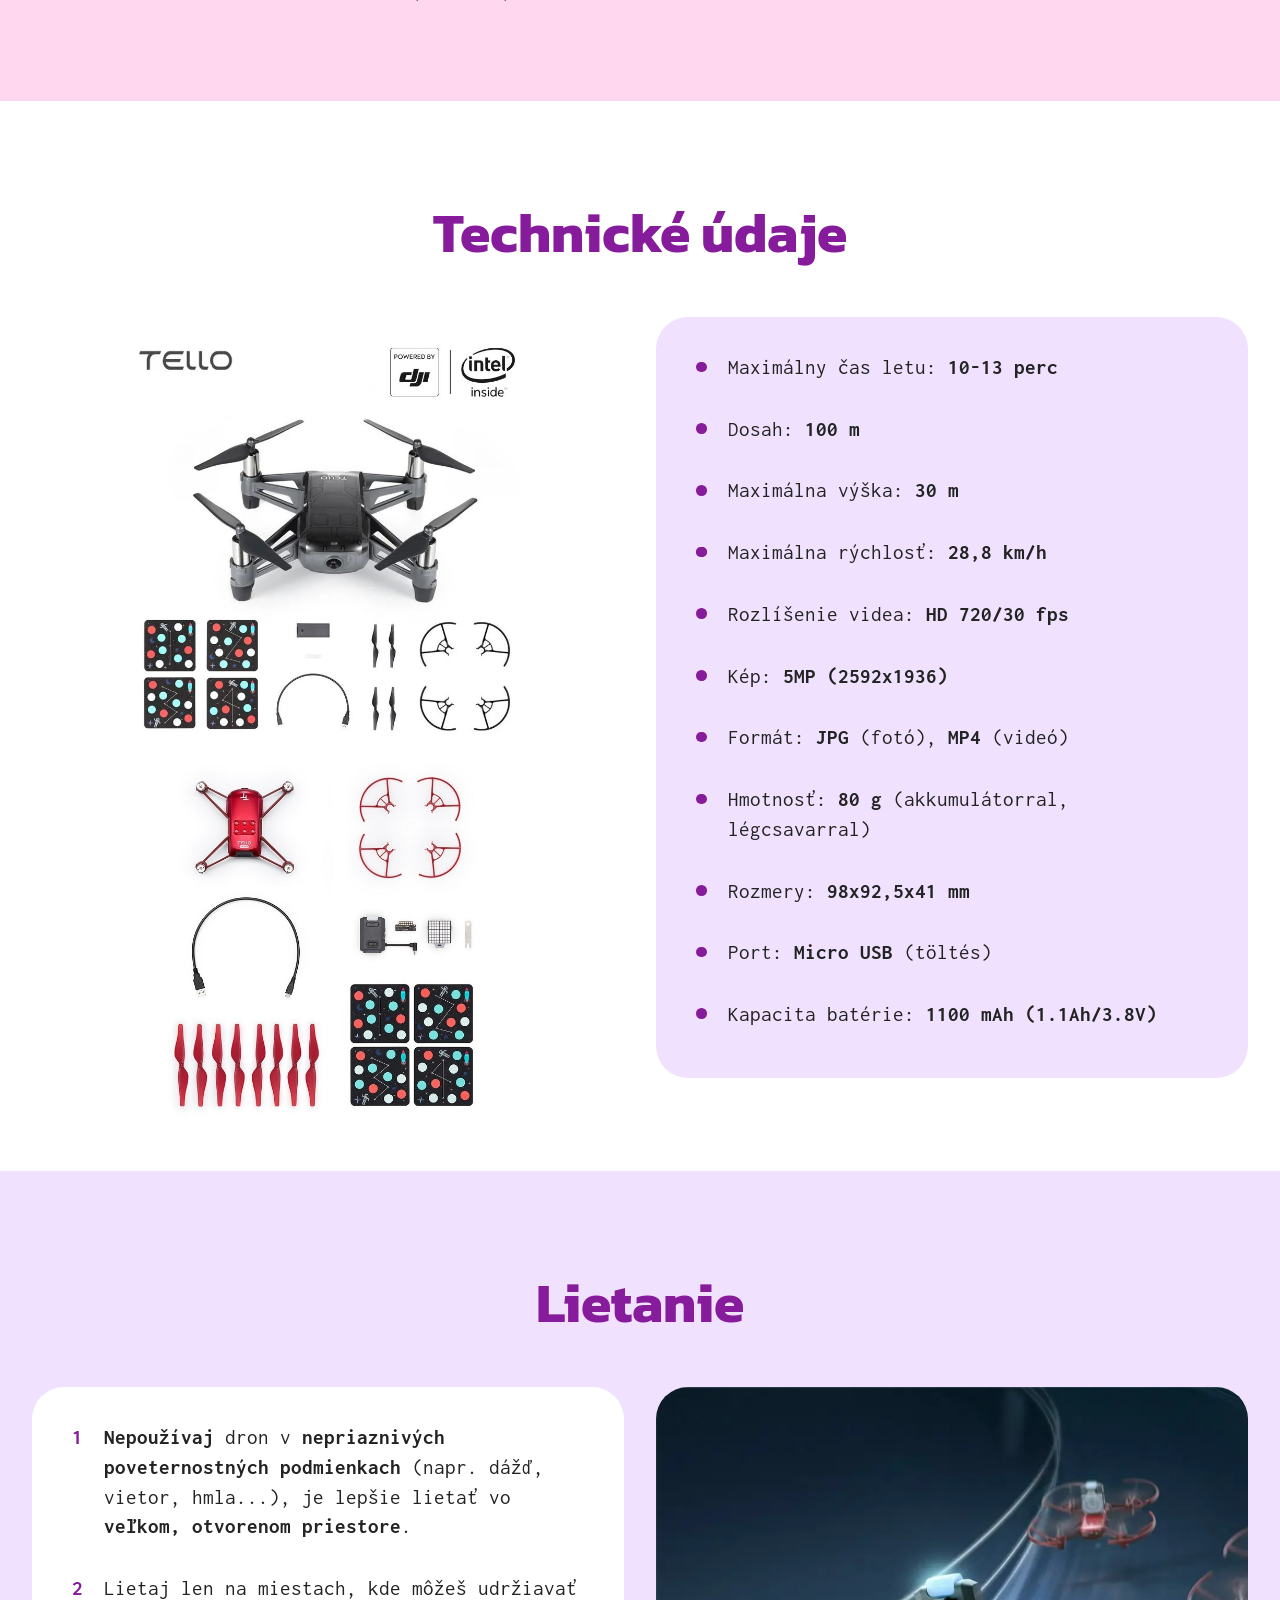
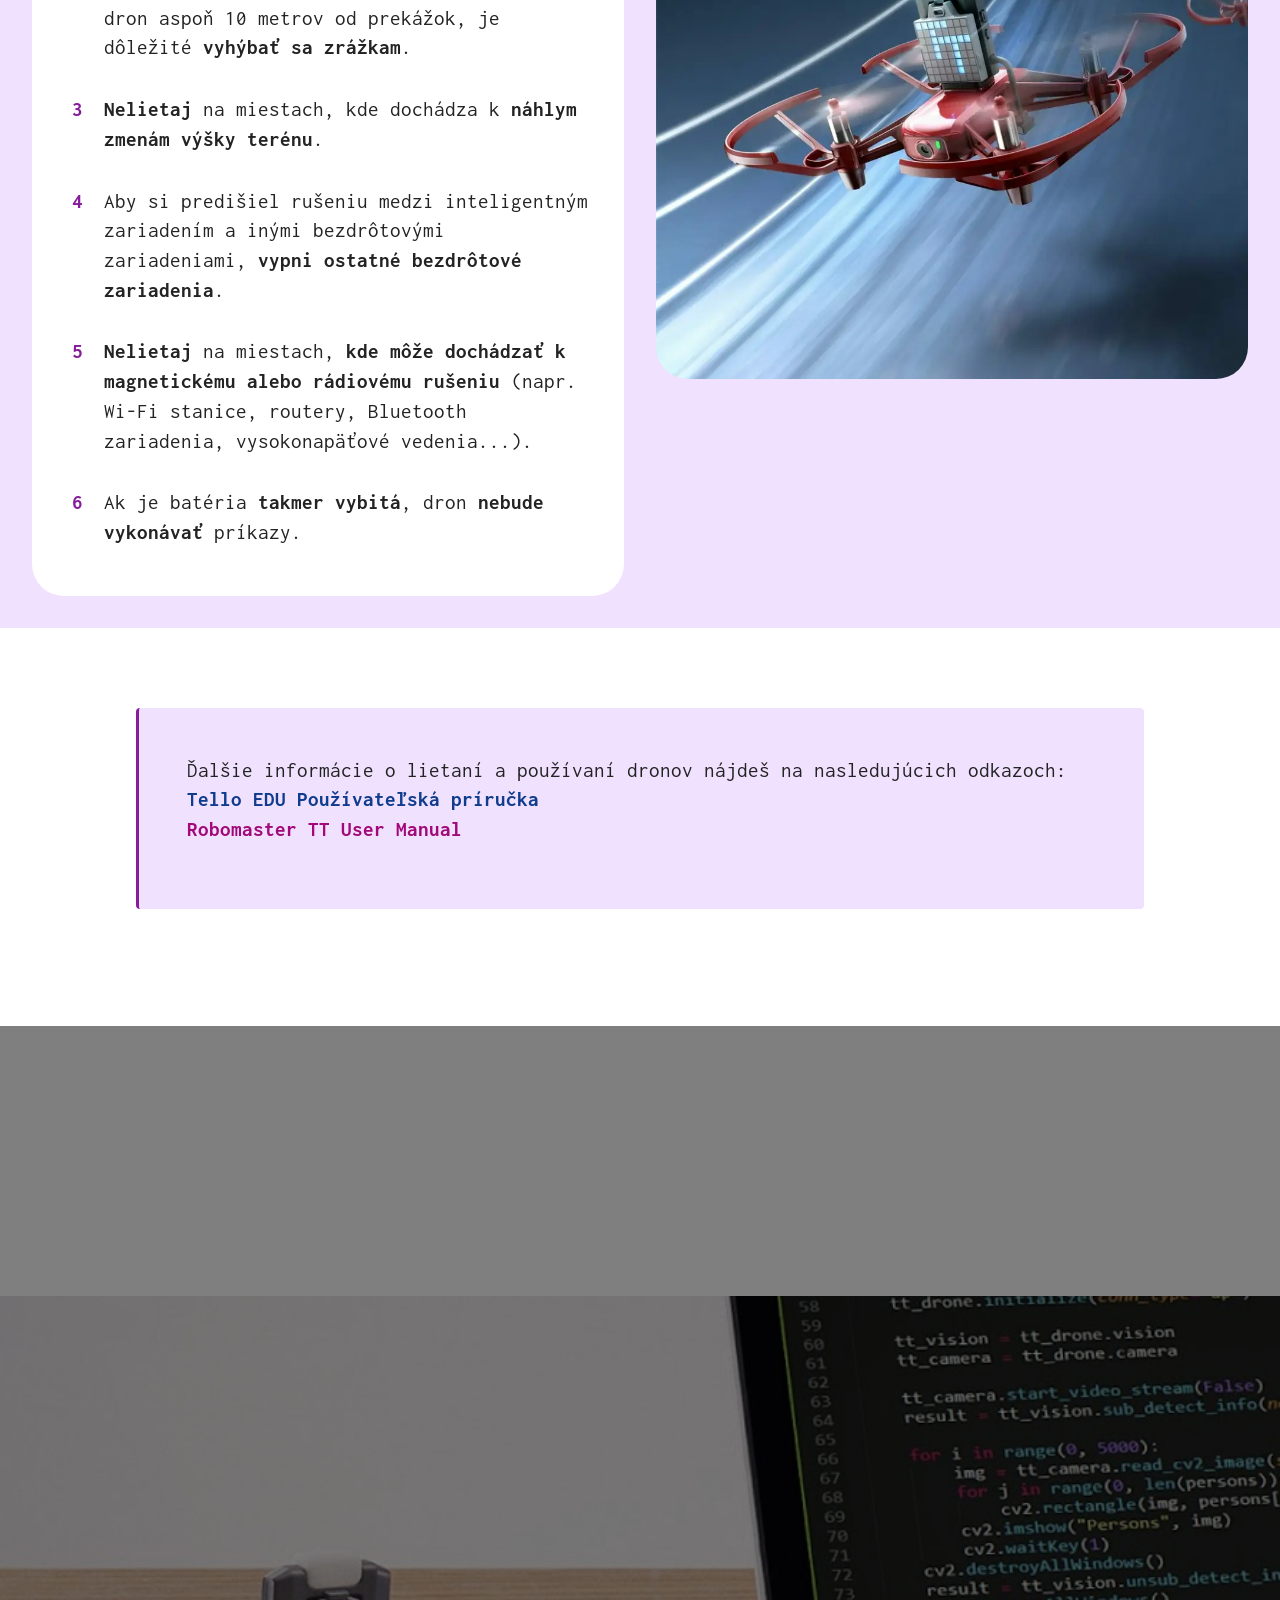
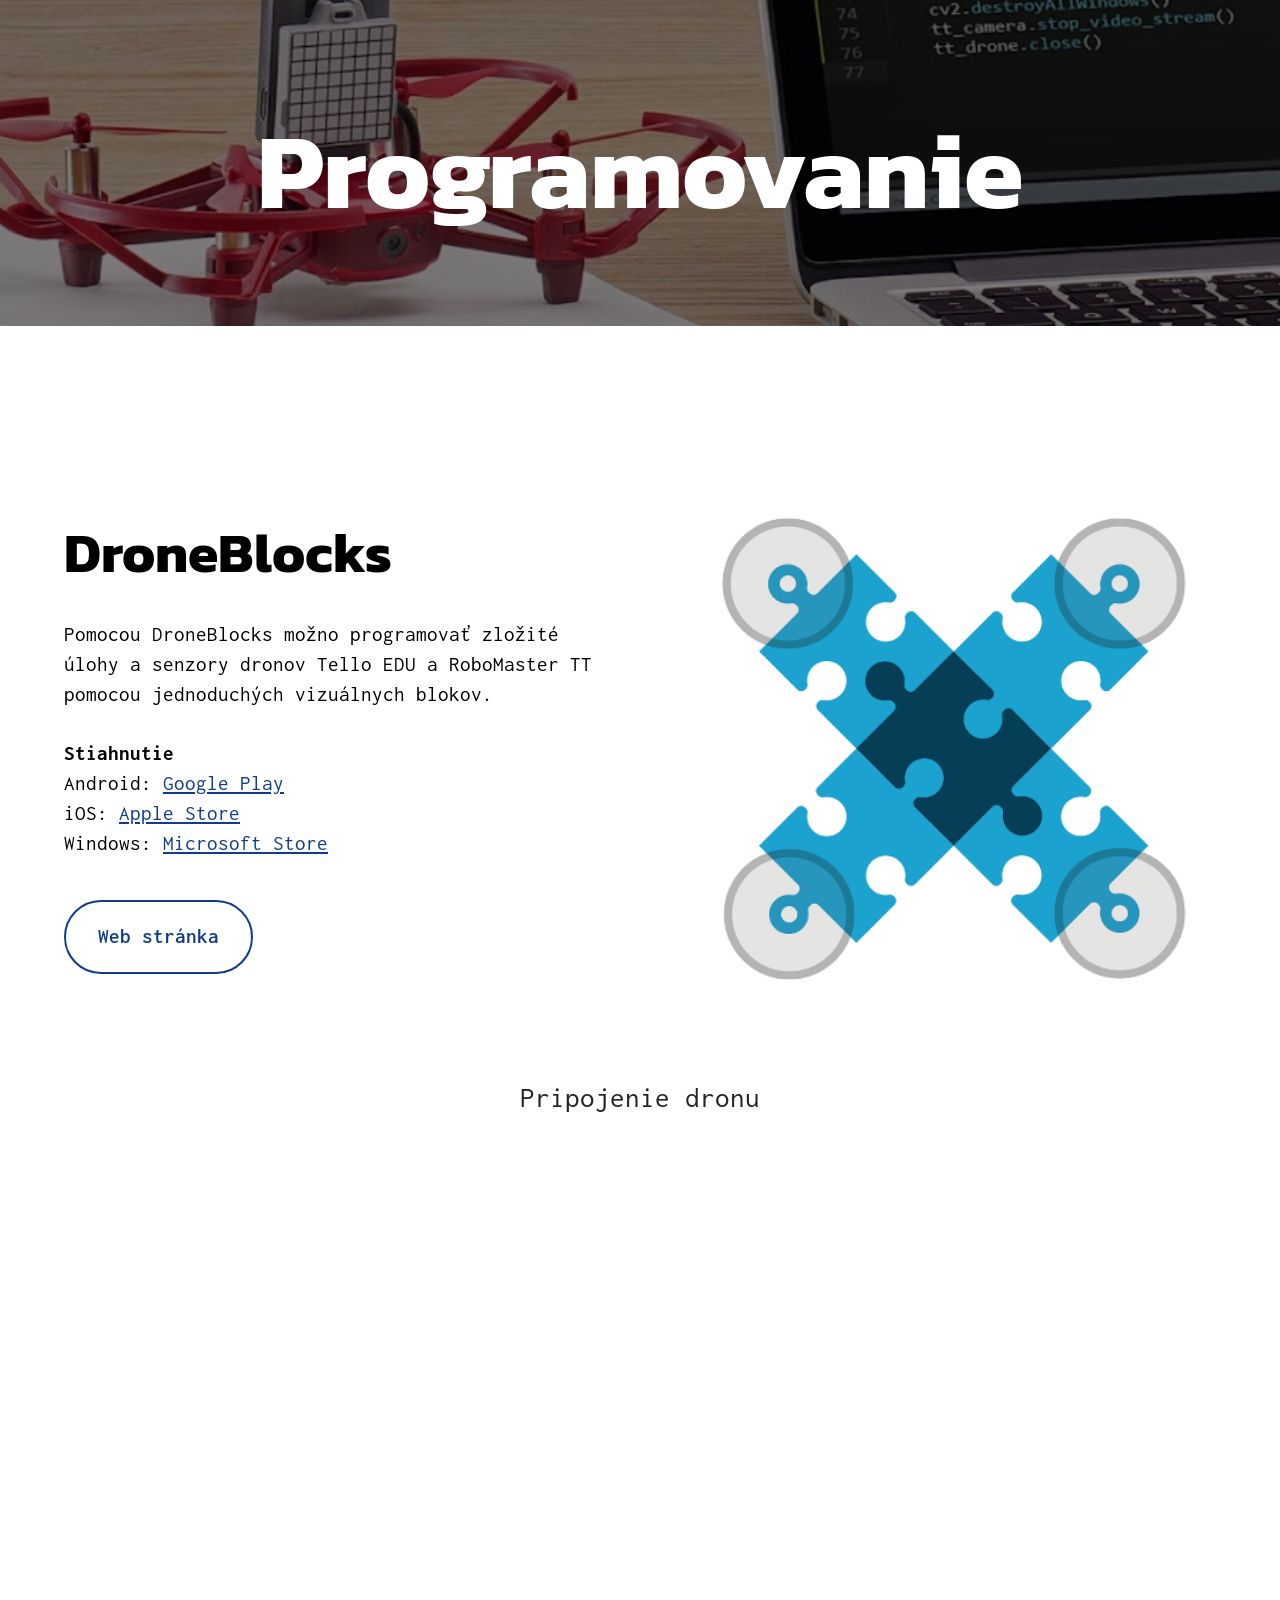
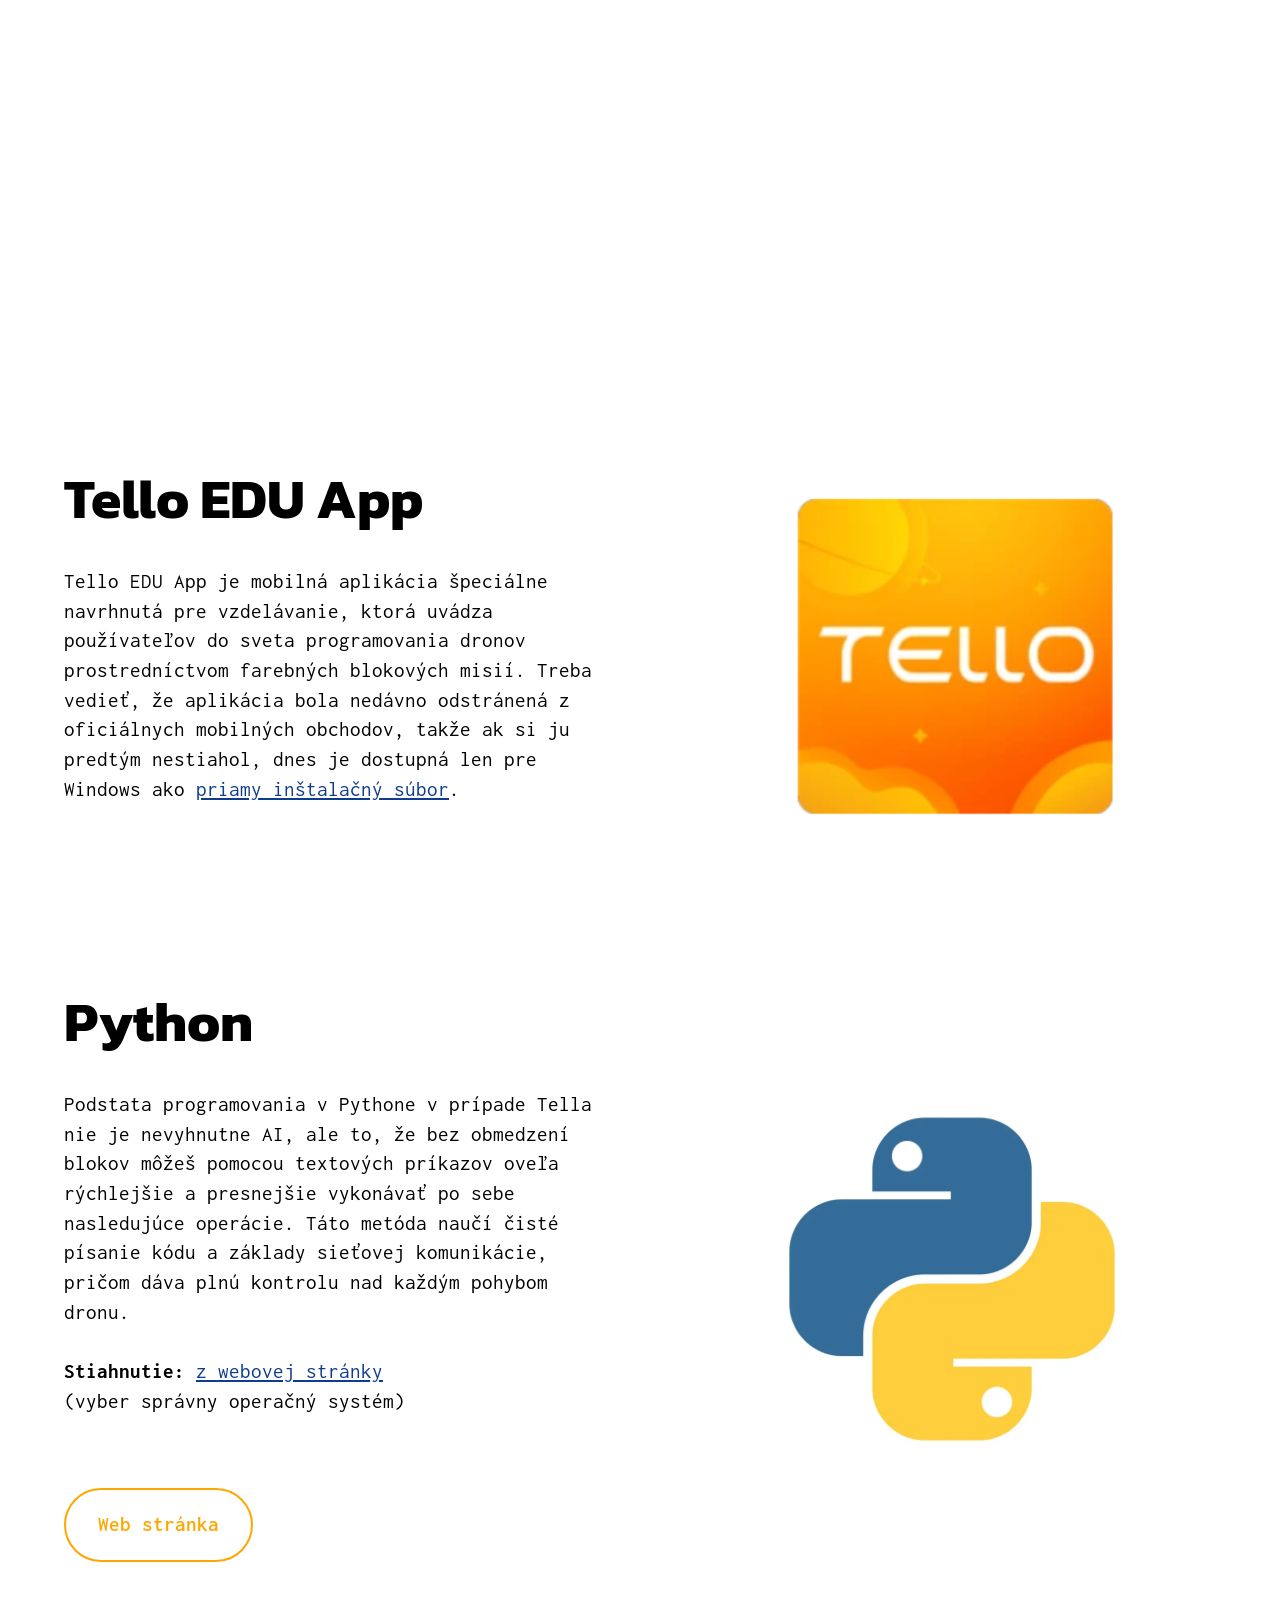
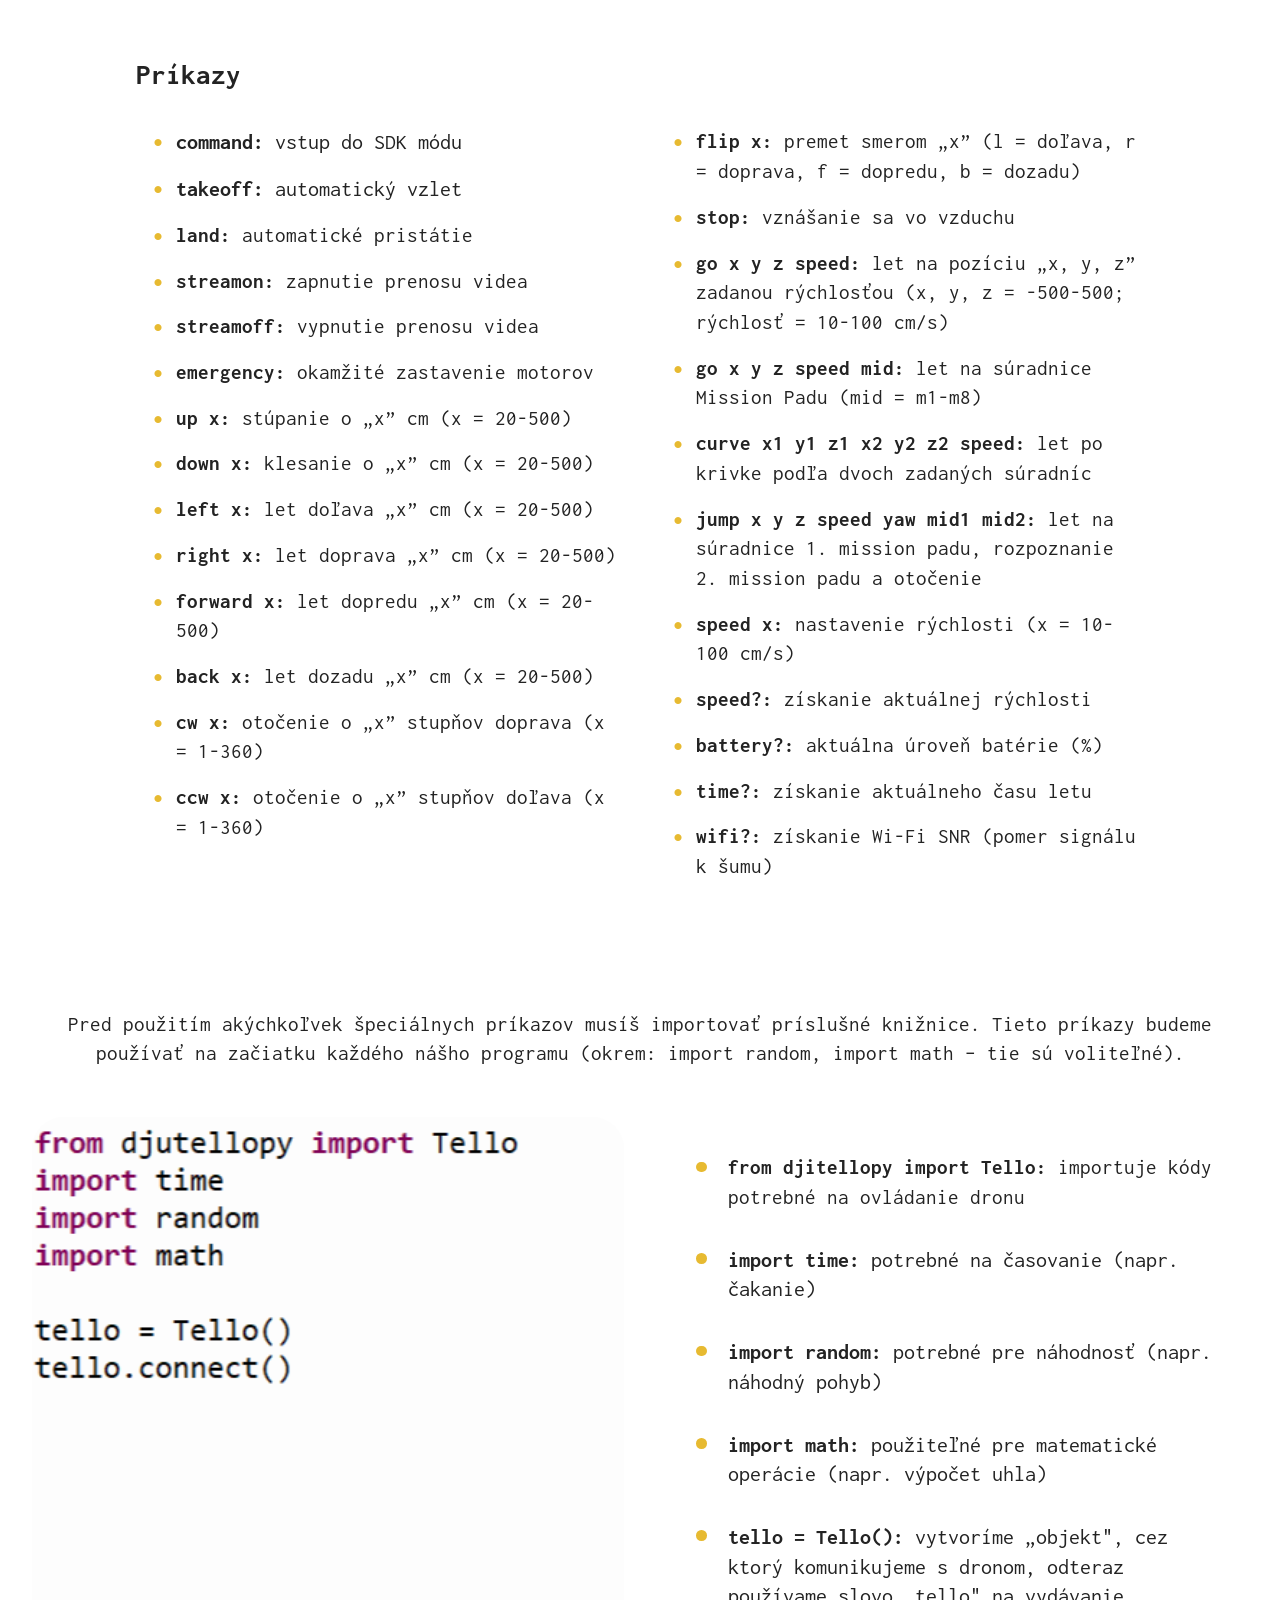
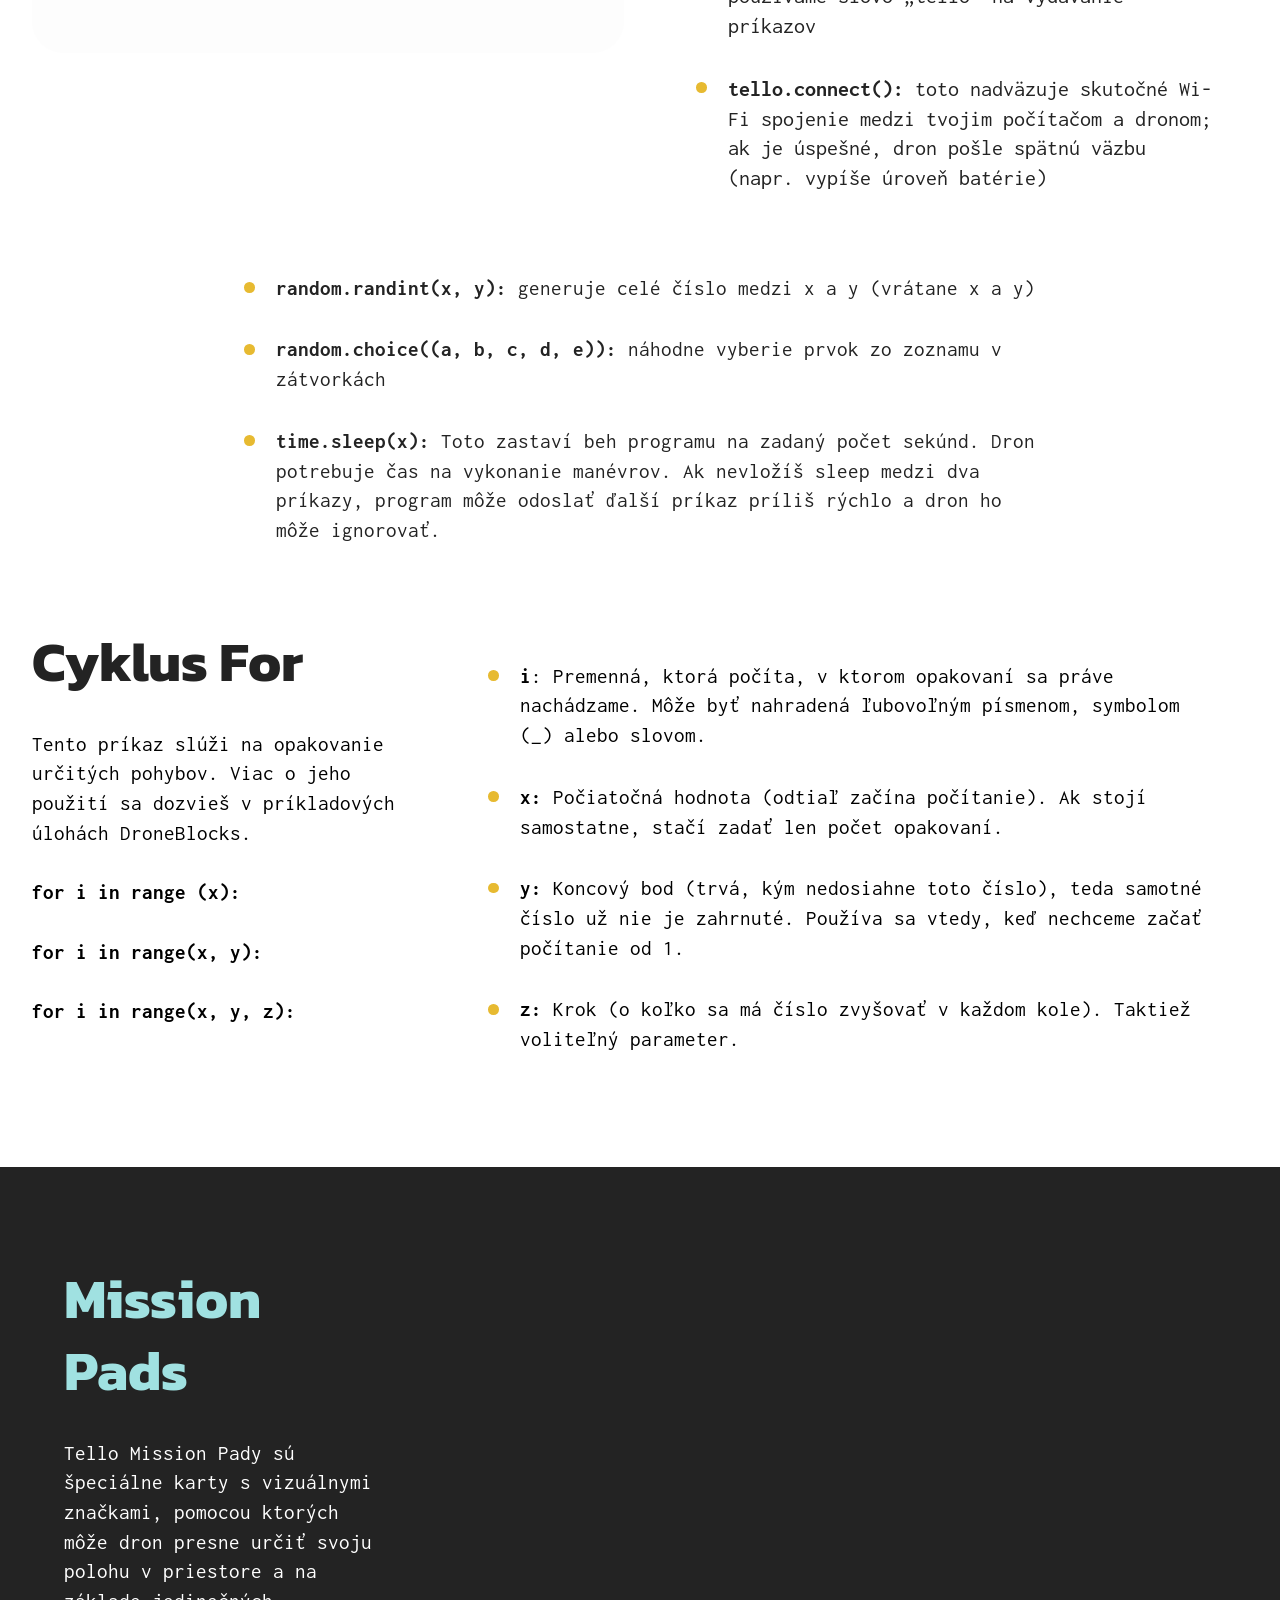
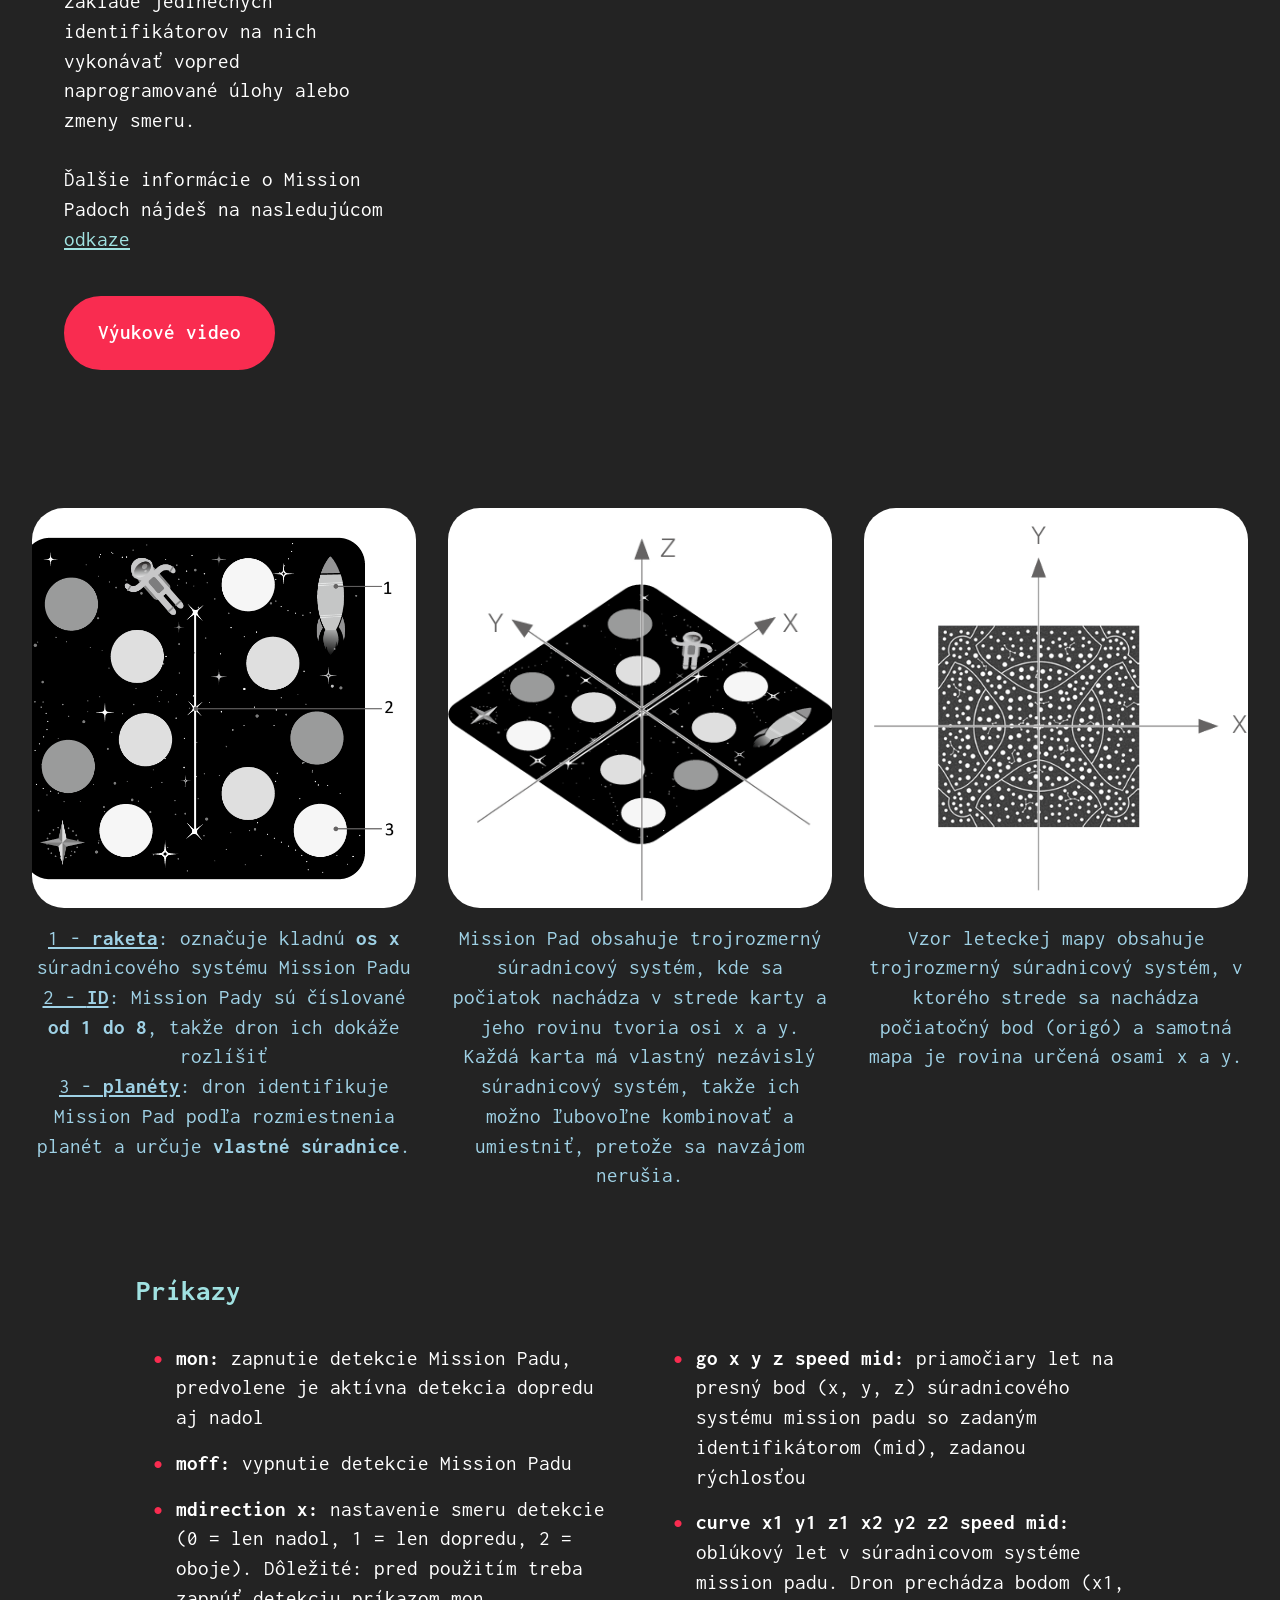
<file: dji_sk.html>
<!DOCTYPE html>
<html  >
<head>
  <!-- Site made with Mobirise Website Builder v6.1.5, https://mobirise.com -->
  <meta charset="UTF-8">
  <meta http-equiv="X-UA-Compatible" content="IE=edge">
  <meta name="generator" content="Mobirise v6.1.5, mobirise.com">
  <meta name="viewport" content="width=device-width, initial-scale=1, minimum-scale=1">
  <link rel="shortcut icon" href="assets/images/dron.png" type="image/x-icon">
  <meta name="description" content="">
  
  
  <title>Tello EDU a Robomaster TT</title>
  <link rel="stylesheet" href="assets/web/assets/mobirise-icons2/mobirise2.css">
  <link rel="stylesheet" href="assets/bootstrap/css/bootstrap.min.css">
  <link rel="stylesheet" href="assets/parallax/jarallax.css">
  <link rel="stylesheet" href="assets/dropdown/css/style.css">
  <link rel="stylesheet" href="assets/theme/css/style.css">
  <link rel="preload" href="https://fonts.googleapis.com/css?family=Kanit:100,100i,200,200i,300,300i,400,400i,500,500i,600,600i,700,700i,800,800i,900,900i&display=swap" as="style" onload="this.onload=null;this.rel='stylesheet'">
  <noscript><link rel="stylesheet" href="https://fonts.googleapis.com/css?family=Kanit:100,100i,200,200i,300,300i,400,400i,500,500i,600,600i,700,700i,800,800i,900,900i&display=swap"></noscript>
  <link rel="preload" href="https://fonts.googleapis.com/css?family=Inconsolata:200,300,400,500,600,700,800,900&display=swap" as="style" onload="this.onload=null;this.rel='stylesheet'">
  <noscript><link rel="stylesheet" href="https://fonts.googleapis.com/css?family=Inconsolata:200,300,400,500,600,700,800,900&display=swap"></noscript>
  <link rel="preload" as="style" href="assets/mobirise/css/mbr-additional.css?v=gjHitX"><link rel="stylesheet" href="assets/mobirise/css/mbr-additional.css?v=gjHitX" type="text/css">

  
  
  
</head>
<body>
  
  <section data-bs-version="5.1" class="menu menu1 cid-v89ZY6PSR5" once="menu" id="menu01-b">
	

	<nav class="navbar navbar-dropdown navbar-fixed-top navbar-expand-lg">
		<div class="container">
			<div class="navbar-brand">
				<span class="navbar-logo">
					
						<img src="assets/images/dron.png" alt="Home" style="height: 3rem;">
					
				</span>
				<span class="navbar-caption-wrap"><a class="navbar-caption text-black display-4" href="index.html">Home</a></span>
			</div>
			<button class="navbar-toggler" type="button" data-toggle="collapse" data-bs-toggle="collapse" data-target="#navbarSupportedContent" data-bs-target="#navbarSupportedContent" aria-controls="navbarNavAltMarkup" aria-expanded="false" aria-label="Toggle navigation">
				<div class="hamburger">
					<span></span>
					<span></span>
					<span></span>
					<span></span>
				</div>
			</button>
			<div class="collapse navbar-collapse" id="navbarSupportedContent">
				<ul class="navbar-nav nav-dropdown" data-app-modern-menu="true"><li class="nav-item">
						<a class="nav-link link text-black display-4" href="dji_sk.html">Dji Tello EDU a Robomaster TT</a>
					</li>
					<li class="nav-item">
						<a class="nav-link link text-black display-4" href="codrone_sk.html" aria-expanded="false">Codrone EDU</a>
					</li>
					<li class="nav-item">
						<a class="nav-link link text-black display-4" href="skykick_sk.html">SkyKick EVO</a>
					</li><li class="nav-item"><a class="nav-link link text-black display-4" href="ulohy.html">Úlohy</a></li></ul>
				
				<div class="navbar-buttons mbr-section-btn"><a class="btn btn-primary display-4" href="https://forms.office.com/e/mPvUEwVcV7" target="_blank"> Otestuj sa!</a></div>
			</div>
		</div>
	</nav>
</section>

<section data-bs-version="5.1" class="header16 cid-v8a0fPMUok mbr-fullscreen mbr-parallax-background" id="header17-c">
  
  <div class="mbr-overlay" style="opacity: 0.5; background-color: rgb(0, 0, 0);"></div>
  <div class="container-fluid">
    <div class="row">
      <div class="content-wrap col-12 col-md-12">
        <h1 class="mbr-section-title mbr-fonts-style mbr-white mb-4 display-1">
          <strong><br>Dji Tello EDU Robomaster TT</strong></h1>
        
        <p class="mbr-fonts-style mbr-text mbr-white mb-4 display-7">DJI Tello EDU a RoboMaster TT sú najpopulárnejšie vzdelávacie drony, špeciálne navrhnuté pre zábavné učenie a osvojenie si základov programovania. Vďaka kompaktným rozmerom a bezpečnému dizajnu ich možno bez obáv lietať aj v triede, pričom názorne objasňujú fungovanie technológií.</p>
        
      </div>
    </div>
  </div>
</section>

<section data-bs-version="5.1" class="features030 cid-v8DVyRnGjd" id="features030-g">
    
    
    
    <div class="container-fluid">
        <div class="row justify-content-center">
            <div class="col-md-12 content-head mb-5">
                <h1 class="mbr-section-title mbr-fonts-style mb-0 display-2">
                    <strong>Obsah</strong></h1>
                
            </div>
        </div>
        <div class="row justify-content-center  blockContent">
            <div class="col-12 col-lg">
                <div class="item-wrapper align-left">
                    <div class="mbr-text counter-container mbr-fonts-style display-7">
                        <ol>
                            <li><a href="page1.html#features030-l" class="text-black"><strong><u>Stavba Tello EDU</u></strong></a><br></li><li><strong><a href="page1.html#features030-i" class="text-black" style=""><b><u>Robomaster TT</u></b></a><br><a href="page1.html#features030-i" class="text-black" style=""><b><u>a) stavba</u></b></a><br><a href="page1.html#gallery01-q" class="text-black" style=""><b><u>b) rozširujúci modul</u></b></a></strong></li><li><a href="page1.html#features031-k" class="text-black"><strong><u>Technické údaje</u></strong></a></li><li><a href="page1.html#features030-r" class="text-black"><strong><u>Lietanie</u></strong></a></li><li><strong><a href="page1.html#article04-w" class="text-black" target="_blank" style=""><b><u>Blokové programovanie</u></b></a><br><span style="font-size: 1.4rem;"><u><b><a href="page1.html#article04-w" class="text-black" target="_blank" style=""><b>a) </b></a><a href="page1.html#article04-w" class="text-black" target="_blank" style=""><b>DroneBlocks</b></a></b></u><br></span><span style="font-size: 1.4rem;"><a href="page1.html#article04-y" class="text-black" target="_blank" style=""><b><u>b) </u></b></a><a href="page1.html#article04-y" class="text-black" target="_blank" style=""><b><u>Tello EDU App</u></b></a></span></strong></li><li><strong><u><a href="page1.html#article04-z" class="text-black" target="_blank" style=""><b>Python programovanie</b></a>
</u></strong></li><li><strong><a href="page1.html#header04-11" class="text-black" target="_blank" style=""><b><u>Mission Pad</u></b></a>
</strong></li><li><a href="page1.html#header04-12" class="text-black" target="_blank"><u><strong>Roj dronov</strong></u></a></li>
                        </ol>
                    </div>
                </div>
            </div>
            <div class="col-12 col-lg-6">
                <div class="image-wrapper mb-4">
                    <img class="w-100" src="assets/images/dji-tartalom.jpeg" alt="dji_tartalom">
                </div>
            </div>

        </div>
    </div>
</section>

<section data-bs-version="5.1" class="features030 cid-v8E938tl0q" id="features030-l">
    
    
    
    <div class="container-fluid">
        <div class="row justify-content-center">
            <div class="col-md-12 content-head mb-5">
                <h1 class="mbr-section-title mbr-fonts-style mb-0 display-2">
                    <strong>Stavba Tello EDU</strong></h1>
                
            </div>
        </div>
        <div class="row justify-content-center  blockContent">
            <div class="col-12 col-lg">
                <div class="item-wrapper align-left">
                    <div class="mbr-text counter-container mbr-fonts-style display-7">
                        <ol>
                            <li><strong>VRTUĽKY</strong></li>
                            <li><strong>MOTOR</strong></li>
                            <li><strong>STAVOVÝ INDIKÁTOR</strong></li><li><strong>KAMERA</strong></li><li><strong>VYPÍNAČ</strong></li><li><strong>ANTÉNY</strong></li><li><strong>VIZUÁLNY POLOHOVÝ SYSTÉM</strong></li><li><strong>BATÉRIA</strong></li><li><strong>MICRO USB VSTUP</strong></li><li><strong>KRYT VRTUĽKY</strong></li>
                        </ol>
                    </div>
                </div>
            </div>
            <div class="col-12 col-lg-6">
                <div class="image-wrapper mb-4">
                    <img class="w-100" src="assets/images/dji-tello-felepites-1.png" alt="tello felepites">
                </div>
            </div>

        </div>
    </div>
</section>

<section data-bs-version="5.1" class="features030 cid-v8DXMGMRUr" id="features030-i">
    
    
    
    <div class="container-fluid">
        <div class="row justify-content-center">
            <div class="col-md-12 content-head mb-5">
                <h1 class="mbr-section-title mbr-fonts-style mb-0 display-2">
                    <strong>Stavba Robomaster TT</strong></h1>
                
            </div>
        </div>
        <div class="row justify-content-center  blockContent">
            <div class="col-12 col-lg">
                <div class="item-wrapper align-left">
                    <div class="mbr-text counter-container mbr-fonts-style display-7">
                        <ol>
                            <li><strong>VRTUĽKY</strong></li>
                            <li><strong>MOTOR</strong></li>
                            <li><strong>STAVOVÝ INDIKÁTOR</strong></li><li><strong>KAMERA</strong></li><li><strong>VYPÍNAČ</strong></li><li><strong>ANTÉNY</strong></li><li><strong>VIZUÁLNY POLOHOVÝ SYSTÉM</strong></li><li><strong>BATÉRIA</strong></li><li><strong>MICRO USB VSTUP</strong></li><li><strong>KRYT VRTUĽKY</strong></li><li><strong>OPEN-SOURCE OVLÁDAČ</strong></li><li><strong>MODUL BODOVEJ MATICE A SNÍMAČA VZDIALENOSTI</strong></li>
                        </ol>
                    </div>
                </div>
            </div>
            <div class="col-12 col-lg-6">
                <div class="image-wrapper mb-4">
                    <img class="w-100" src="assets/images/dji-robomaster-felepites.png" alt="robomaster felepites">
                </div>
            </div>

        </div>
    </div>
</section>

<section data-bs-version="5.1" class="gallery1 mbr-gallery cid-v8EjO9l10q" id="gallery01-q">
    
    

    <div class="container-fluid">
        <div class="row justify-content-center">
            <div class="col-12 content-head">
                <div class="mb-5">
                    <h3 class="mbr-section-title mbr-fonts-style align-center m-0 display-2"><strong>Rozširujúci modul</strong></h3>
                    <h4 class="mbr-section-subtitle mbr-fonts-style align-center mb-0 mt-4 display-7">Ez a bővítőmodul poskytuje interaktívnu spätnú väzbu v dvoch režimoch (<strong>priame pripojenie alebo cez router</strong>) prostredníctvom <strong>plne programovateľného displeja bodovej matice s nastaviteľným jasom</strong>, pričom zabudovaný <strong>TOF senzor meria až do vzdialenosti 1,2 metra</strong> a pomáha dronu navigovať bez prekážok.</h4>
                </div>
            </div>
        </div>
        
        <div class="row mbr-gallery">
            <div class="col-12 col-md-6 col-lg-3 item gallery-image">
                <div class="item-wrapper mb-3" data-toggle="modal" data-bs-toggle="modal" data-target="#v8N6mexGVf-modal" data-bs-target="#v8N6mexGVf-modal">
                    <img class="w-100" src="assets/images/dj-matrix1.jpeg" alt="matrix1" data-slide-to="0" data-bs-slide-to="0" data-target="#lb-v8N6mexGVf" data-bs-target="#lb-v8N6mexGVf">
                    <div class="icon-wrapper">
                        <span class="mobi-mbri mobi-mbri-search mbr-iconfont mbr-iconfont-btn"></span>
                    </div>
                </div>
                <h6 class="mbr-item-subtitle mbr-fonts-style align-center mb-0 mt-3 display-7">Umiestnenie rozširujúceho modulu na dróne</h6>
            </div>
            <div class="col-12 col-md-6 col-lg-3 item gallery-image">
                <div class="item-wrapper mb-3" data-toggle="modal" data-bs-toggle="modal" data-target="#v8N6mexGVf-modal" data-bs-target="#v8N6mexGVf-modal">
                    <img class="w-100" src="assets/images/dji-matrix2.jpg" alt="matrix2" data-slide-to="1" data-bs-slide-to="1" data-target="#lb-v8N6mexGVf" data-bs-target="#lb-v8N6mexGVf">
                    <div class="icon-wrapper">
                        <span class="mobi-mbri mobi-mbri-search mbr-iconfont mbr-iconfont-btn"></span>
                    </div>
                </div>
                <h6 class="mbr-item-subtitle mbr-fonts-style align-center mb-0 mt-3 display-7">Konektor rozširujúceho modulu</h6>
            </div>
            <div class="col-12 col-md-6 col-lg-3 item gallery-image">
                <div class="item-wrapper mb-3" data-toggle="modal" data-bs-toggle="modal" data-target="#v8N6mexGVf-modal" data-bs-target="#v8N6mexGVf-modal">
                    <img class="w-100" src="assets/images/dji-matrix3.png" alt="matrix3" data-slide-to="2" data-bs-slide-to="2" data-target="#lb-v8N6mexGVf" data-bs-target="#lb-v8N6mexGVf">
                    <div class="icon-wrapper">
                        <span class="mobi-mbri mobi-mbri-search mbr-iconfont mbr-iconfont-btn"></span>
                    </div>
                </div>
                <h6 class="mbr-item-subtitle mbr-fonts-style align-center mb-0 mt-3 display-7">8x8 matica červených a modrých LED</h6>
            </div>
            <div class="col-12 col-md-6 col-lg-3 item gallery-image">
                <div class="item-wrapper mb-3" data-toggle="modal" data-bs-toggle="modal" data-target="#v8N6mexGVf-modal" data-bs-target="#v8N6mexGVf-modal">
                    <img class="w-100" src="assets/images/dji-matrix4.png" alt="matrix4" data-slide-to="3" data-bs-slide-to="3" data-target="#lb-v8N6mexGVf" data-bs-target="#lb-v8N6mexGVf">
                    <div class="icon-wrapper">
                        <span class="mobi-mbri mobi-mbri-search mbr-iconfont mbr-iconfont-btn"></span>
                    </div>
                </div>
                <h6 class="mbr-item-subtitle mbr-fonts-style align-center mb-0 mt-3 display-7">RGB farebná LED</h6>
            </div>
            <div class="col-12 col-md-6 col-lg-3 item gallery-image">
                <div class="item-wrapper mb-3" data-toggle="modal" data-bs-toggle="modal" data-target="#v8N6mexGVf-modal" data-bs-target="#v8N6mexGVf-modal">
                    <img class="w-100" src="assets/images/dji-matrix5.png" alt="matrix5" data-slide-to="4" data-bs-slide-to="4" data-target="#lb-v8N6mexGVf" data-bs-target="#lb-v8N6mexGVf">
                    <div class="icon-wrapper">
                        <span class="mobi-mbri mobi-mbri-search mbr-iconfont mbr-iconfont-btn"></span>
                    </div>
                </div>
                <h6 class="mbr-item-subtitle mbr-fonts-style align-center mb-0 mt-3 display-7">Vstavaný infračervený snímač dosahu</h6>
            </div>
            <div class="col-12 col-md-6 col-lg-3 item gallery-image">
                <div class="item-wrapper mb-3" data-toggle="modal" data-bs-toggle="modal" data-target="#v8N6mexGVf-modal" data-bs-target="#v8N6mexGVf-modal">
                    <img class="w-100" src="assets/images/dji-matrix6.png" alt="matrix6" data-slide-to="5" data-bs-slide-to="5" data-target="#lb-v8N6mexGVf" data-bs-target="#lb-v8N6mexGVf">
                    <div class="icon-wrapper">
                        <span class="mobi-mbri mobi-mbri-search mbr-iconfont mbr-iconfont-btn"></span>
                    </div>
                </div>
                <h6 class="mbr-item-subtitle mbr-fonts-style align-center mb-0 mt-3 display-7">Dvojpásmová komunikácia 2,4 GHz/5,8 GHz</h6>
            </div>
            <div class="col-12 col-md-6 col-lg-3 item gallery-image">
                <div class="item-wrapper mb-3" data-toggle="modal" data-bs-toggle="modal" data-target="#v8N6mexGVf-modal" data-bs-target="#v8N6mexGVf-modal">
                    <img class="w-100" src="assets/images/dji-matrix7.png" alt="matrix7" data-slide-to="6" data-bs-slide-to="6" data-target="#lb-v8N6mexGVf" data-bs-target="#lb-v8N6mexGVf">
                    <div class="icon-wrapper">
                        <span class="mobi-mbri mobi-mbri-search mbr-iconfont mbr-iconfont-btn"></span>
                    </div>
                </div>
                <h6 class="mbr-item-subtitle mbr-fonts-style align-center mb-0 mt-3 display-7">ESP32 modul</h6>
            </div>
            <div class="col-12 col-md-6 col-lg-3 item gallery-image">
                <div class="item-wrapper mb-3" data-toggle="modal" data-bs-toggle="modal" data-target="#v8N6mexGVf-modal" data-bs-target="#v8N6mexGVf-modal">
                    <img class="w-100" src="assets/images/dji-matrix8.png" alt="matrix8" data-slide-to="7" data-bs-slide-to="7" data-target="#lb-v8N6mexGVf" data-bs-target="#lb-v8N6mexGVf">
                    <div class="icon-wrapper">
                        <span class="mobi-mbri mobi-mbri-search mbr-iconfont mbr-iconfont-btn"></span>
                    </div>
                </div>
                <h6 class="mbr-item-subtitle mbr-fonts-style align-center mb-0 mt-3 display-7">Rozširujúca adaptérová karta</h6>
            </div>
        </div>

        <div class="modal mbr-slider" tabindex="-1" role="dialog" aria-hidden="true" id="v8N6mexGVf-modal">
            <div class="modal-dialog" role="document">
                <div class="modal-content">
                    <div class="modal-body">
                        <div class="carousel slide" data-pause="false" data-bs-pause="false" id="lb-v8N6mexGVf" data-interval="5000" data-bs-interval="5000">
                            <div class="carousel-inner">
                                <div class="carousel-item active">
                                    <img class="d-block w-100" src="assets/images/dj-matrix1.jpeg" alt="Mobirise Website Builder">
                                </div>
                                <div class="carousel-item">
                                    <img class="d-block w-100" src="assets/images/dji-matrix2.jpg" alt="Mobirise Website Builder">
                                </div>
                                <div class="carousel-item">
                                    <img class="d-block w-100" src="assets/images/dji-matrix3.png" alt="Mobirise Website Builder">
                                </div>
                                <div class="carousel-item">
                                    <img class="d-block w-100" src="assets/images/dji-matrix4.png" alt="Mobirise Website Builder">
                                </div>
                                <div class="carousel-item">
                                    <img class="d-block w-100" src="assets/images/dji-matrix5.png" alt="Mobirise Website Builder">
                                </div>
                                <div class="carousel-item">
                                    <img class="d-block w-100" src="assets/images/dji-matrix6.png" alt="Mobirise Website Builder">
                                </div>
                                <div class="carousel-item">
                                    <img class="d-block w-100" src="assets/images/dji-matrix7.png" alt="Mobirise Website Builder">
                                </div>
                                <div class="carousel-item">
                                    <img class="d-block w-100" src="assets/images/dji-matrix8.png" alt="Mobirise Website Builder">
                                </div>
                            </div>
                            <ol class="carousel-indicators">
                                <li data-slide-to="0" data-bs-slide-to="0" class="active" data-target="#lb-v8N6mexGVf" data-bs-target="#lb-v8N6mexGVf"></li>
                                <li data-slide-to="1" data-bs-slide-to="1" data-target="#lb-v8N6mexGVf" data-bs-target="#lb-v8N6mexGVf"></li>
                                <li data-slide-to="2" data-bs-slide-to="2" data-target="#lb-v8N6mexGVf" data-bs-target="#lb-v8N6mexGVf"></li>
                                <li data-slide-to="3" data-bs-slide-to="3" data-target="#lb-v8N6mexGVf" data-bs-target="#lb-v8N6mexGVf"></li>
                                <li data-slide-to="4" data-bs-slide-to="4" data-target="#lb-v8N6mexGVf" data-bs-target="#lb-v8N6mexGVf"></li>
                                <li data-slide-to="5" data-bs-slide-to="5" data-target="#lb-v8N6mexGVf" data-bs-target="#lb-v8N6mexGVf"></li>
                                <li data-slide-to="6" data-bs-slide-to="6" data-target="#lb-v8N6mexGVf" data-bs-target="#lb-v8N6mexGVf"></li>
                                <li data-slide-to="7" data-bs-slide-to="7" data-target="#lb-v8N6mexGVf" data-bs-target="#lb-v8N6mexGVf"></li>
                            </ol>
                            <a role="button" href="" class="close" data-dismiss="modal" data-bs-dismiss="modal" aria-label="Close">
                            </a>
                            <a class="carousel-control-prev carousel-control" role="button" data-slide="prev" data-bs-slide="prev" href="#lb-v8N6mexGVf">
                                <span class="mobi-mbri mobi-mbri-arrow-prev" aria-hidden="true"></span>
                                <span class="sr-only visually-hidden">Previous</span>
                            </a>
                            <a class="carousel-control-next carousel-control" role="button" data-slide="next" data-bs-slide="next" href="#lb-v8N6mexGVf">
                                <span class="mobi-mbri mobi-mbri-arrow-next" aria-hidden="true"></span>
                                <span class="sr-only visually-hidden">Next</span>
                            </a>
                        </div>
                    </div>
                </div>
            </div>
        </div>
    </div>
</section>

<section data-bs-version="5.1" class="features031 cid-v8E4F3RvFW" id="features031-k">
    
    
    
    <div class="container">
        <div class="row justify-content-center">
            <div class="col-md-12 content-head mb-5">
                <h1 class="mbr-section-title mbr-fonts-style mb-0 display-2">
                    <strong>Technické údaje</strong></h1>
                
            </div>
        </div>
        <div class="row justify-content-center  blockContent">
            <div class="col-12 col-lg">
                <div class="item-wrapper align-left">
                    <div class="counter-container mbr-text mbr-fonts-style display-7">
                        <ul>
                            <li>Maximálny čas letu:<strong> 10-13 perc
</strong></li><li>Dosah:<strong> 100 m</strong></li><li>Maximálna výška:<strong> 30 m</strong></li><li><strong>
</strong></li><li>Maximálna rýchlosť:<strong> 28,8 km/h
</strong></li><li>Rozlíšenie videa:<strong> HD 720/30 fps
</strong></li><li>Kép:<strong> 5MP (2592x1936)
</strong></li><li>Formát:<strong> JPG </strong>(fotó),<strong> MP4 </strong>(videó)
</li><li>Hmotnosť:<strong> 80 g </strong>(akkumulátorral, légcsavarral)
</li><li>Rozmery:<strong> 98x92,5x41 mm
</strong></li><li>Port:<strong> Micro USB </strong>(töltés)
</li><li>Kapacita batérie:<strong> 1100 mAh (1.1Ah/3.8V)</strong></li>
                        </ul>
                    </div>
                </div>
            </div>
            <div class="col-12 col-lg-6">
                <div class="image-wrapper">
                    <img class="w-100" src="assets/images/dji-features-2.png" alt="dji muszaki adatok">
                </div>
            </div>

        </div>
    </div>
</section>

<section data-bs-version="5.1" class="features030 cid-v8ErrtFjvB" id="features030-r">
    
    
    
    <div class="container-fluid">
        <div class="row justify-content-center">
            <div class="col-md-12 content-head mb-5">
                <h1 class="mbr-section-title mbr-fonts-style mb-0 display-2">
                    <strong>Lietanie</strong></h1>
                
            </div>
        </div>
        <div class="row justify-content-center  blockContent">
            <div class="col-12 col-lg">
                <div class="item-wrapper align-left">
                    <div class="mbr-text counter-container mbr-fonts-style display-7">
                        <ol>
                            <li><strong>Nepoužívaj</strong> dron v <strong>nepriaznivých poveternostných podmienkach</strong> (napr. dážď, vietor, hmla...), je lepšie lietať vo <strong>veľkom, otvorenom priestore</strong>.</li>
                            <li>Lietaj len na miestach, kde môžeš udržiavať dron aspoň 10 metrov od prekážok, je dôležité <strong>vyhýbať sa zrážkam</strong>.</li>
                            <li><strong>Nelietaj</strong> na miestach, kde dochádza k <strong>náhlym zmenám výšky terénu</strong>.</li><li>Aby si predišiel rušeniu medzi inteligentným zariadením a inými bezdrôtovými zariadeniami, <strong>vypni ostatné bezdrôtové zariadenia</strong>.</li><li><strong>Nelietaj</strong> na miestach, <strong>kde môže dochádzať k magnetickému alebo rádiovému rušeniu</strong> (napr. Wi-Fi stanice, routery, Bluetooth zariadenia, vysokonapäťové vedenia...).</li><li>Ak je batéria <strong>takmer vybitá</strong>, dron <strong>nebude vykonávať</strong> príkazy.</li>
                        </ol>
                    </div>
                </div>
            </div>
            <div class="col-12 col-lg-6">
                <div class="image-wrapper mb-4">
                    <img class="w-100" src="assets/images/dji-reptetes.jpeg" alt="reptetes">
                </div>
            </div>

        </div>
    </div>
</section>

<section data-bs-version="5.1" class="content7 cid-v8Ewq3RhUy" id="content7-s">
    
    <div class="container">
        <div class="row justify-content-center">
            <div class="col-12 col-md-10">
                <blockquote>
                
                <p class="mbr-text mbr-fonts-style display-4">Ďalšie informácie o lietaní a používaní dronov nájdeš na nasledujúcich odkazoch:<br><a href="assets/files/dji-tello-manuals-1.4-hu.pdf" class="text-primary" target="_blank"><strong>Tello EDU Používateľská príručka</strong></a><br><a href="assets/files/RoboMaster_TT_Tello_Talent_User_Manual_en.pdf" class="text-secondary" target="_blank"><strong>Robomaster TT User Manual</strong></a></p></blockquote>
            </div>
        </div>
    </div>
</section>

<section data-bs-version="5.1" class="header16 cid-v8FgGC7703 mbr-fullscreen mbr-parallax-background" id="header17-10">
  
  <div class="mbr-overlay" style="opacity: 0.5; background-color: rgb(0, 0, 0);"></div>
  <div class="container-fluid">
    <div class="row">
      <div class="content-wrap col-12 col-md-12">
        <h1 class="mbr-section-title mbr-fonts-style mbr-white mb-4 display-1">
          <strong><br>Programovanie</strong></h1>
        
        
        
      </div>
    </div>
  </div>
</section>

<section data-bs-version="5.1" class="start article4 cid-v8EZudTAeu" id="article04-w">
	

	
	

	<div class="container">
		<div class="row justify-content-center">
			<div class="col-12 col-md-12 col-lg-6 image-wrapper">
				<img class="w-100" src="assets/images/fooldal-blokkos.png" alt="droneblocks">
			</div>
			<div class="col-12 col-md-12 col-lg">
				<div class="text-wrapper align-left">
					<h1 class="mbr-section-title mbr-fonts-style mb-4 display-2">
						<strong>DroneBlocks</strong></h1>
					<p class="mbr-text mbr-fonts-style mb-4 display-7">Pomocou DroneBlocks možno programovať zložité úlohy a senzory dronov Tello EDU a RoboMaster TT pomocou jednoduchých vizuálnych blokov.<br><br><strong>Stiahnutie</strong><br>Android: <a href="https://play.google.com/store/apps/details?id=com.unmannedairlines.droneblocks" class="text-primary" target="_blank"><u>Google Play</u></a>
<br>iOS: <a href="https://apps.apple.com/us/app/droneblocks/id1045826508" class="text-primary" target="_blank"><u>Apple Store</u></a>
<br>Windows: <a href="https://apps.microsoft.com/detail/9mzbj9ch634w?hl=hu-HU&gl=SK" class="text-primary" target="_blank"><u>Microsoft Store</u></a><br></p>
					<div class="mbr-section-btn mt-3"><a class="btn btn-lg btn-primary-outline display-7" href="https://droneblocks.io/" target="_blank">Web stránka</a></div>
				</div>
			</div>
		</div>
	</div>
</section>

<section data-bs-version="5.1" class="video04 cid-v8F1koYyV3" id="video04-x">
    
    
    <div class="container">
        <div class="mbr-section-head mb-5">
            
            <h5 class="mbr-section-subtitle mbr-fonts-style mt-4 display-5">
                Pripojenie dronu</h5>
        </div>
        <div class="row justify-content-center">
            <div class="col-12 col-md-12 video-block">
                <div class="video-wrapper"><iframe class="mbr-embedded-video" src="https://www.youtube.com/embed/ifhhGBnHHmA?rel=0&amp;amp;mute=1&amp;showinfo=0&amp;autoplay=1&amp;loop=1&amp;playlist=ifhhGBnHHmA" width="1280" height="720" frameborder="0" allowfullscreen></iframe></div>
                
            </div>
        </div>
    </div>
</section>

<section data-bs-version="5.1" class="start article4 cid-v8F1O0TlWB" id="article04-y">
	

	
	

	<div class="container">
		<div class="row justify-content-center">
			<div class="col-12 col-md-12 col-lg-6 image-wrapper">
				<img class="w-100" src="assets/images/tello-app-1.png" alt="scratch">
			</div>
			<div class="col-12 col-md-12 col-lg">
				<div class="text-wrapper align-left">
					<h1 class="mbr-section-title mbr-fonts-style mb-4 display-2">
						<strong>Tello EDU App</strong></h1>
					<p class="mbr-text mbr-fonts-style mb-4 display-7">Tello EDU App je mobilná aplikácia špeciálne navrhnutá pre vzdelávanie, ktorá uvádza používateľov do sveta programovania dronov prostredníctvom farebných blokových misií. Treba vedieť, že aplikácia bola nedávno odstránená z oficiálnych mobilných obchodov, takže ak si ju predtým nestiahol, dnes je dostupná len pre Windows ako <a href="https://drive.google.com/drive/folders/1qt7Ymwr34DxRGD10SdqpIdm78IxGK2iF?usp=sharing" class="text-primary" target="_blank"><u>priamy inštalačný súbor</u></a>.<a href="https://scratch.mit.edu/download" class="text-primary" target="_blank"><u><br></u></a><br></p>
					
				</div>
			</div>
		</div>
	</div>
</section>

<section data-bs-version="5.1" class="start article4 cid-v8FglfNSLC" id="article04-z">
	

	
	

	<div class="container">
		<div class="row justify-content-center">
			<div class="col-12 col-md-12 col-lg-6 image-wrapper">
				<img class="w-100" src="assets/images/fooldal-python-1.png" alt="scratch">
			</div>
			<div class="col-12 col-md-12 col-lg">
				<div class="text-wrapper align-left">
					<h1 class="mbr-section-title mbr-fonts-style mb-4 display-2">
						<strong>Python</strong></h1>
					<p class="mbr-text mbr-fonts-style mb-4 display-7">Podstata programovania v Pythone v prípade Tella nie je nevyhnutne AI, ale to, že bez obmedzení blokov môžeš pomocou textových príkazov oveľa rýchlejšie a presnejšie vykonávať po sebe nasledujúce operácie. Táto metóda naučí čisté písanie kódu a základy sieťovej komunikácie, pričom dáva plnú kontrolu nad každým pohybom dronu.<br><br><strong>Stiahnutie: </strong><a href="https://www.python.org/downloads/windows/" class="text-primary" target="_blank"><u>z webovej stránky</u></a><br>(vyber správny operačný systém)<a href="https://scratch.mit.edu/download" class="text-primary" target="_blank"><u><br></u></a><br></p>
					<div class="mbr-section-btn mt-3"><a class="btn btn-lg btn-danger-outline display-7" href="https://www.python.org/" target="_blank">Web stránka</a></div>
				</div>
			</div>
		</div>
	</div>
</section>

<section data-bs-version="5.1" class="content13 cid-v8FRbehxFV" id="content13-17">
    

    
    
    <div class="container">
        <div class="row justify-content-center">
            <div class="col-md-12 col-lg-10">
                <h3 class="mbr-section-title mbr-fonts-style mb-4 display-5">
                    <strong>Príkazy</strong></h3>
            </div>
        </div>
        <div class="row justify-content-center">
            <div class="col-md-12 col-lg-10">
                <div class="row justify-content-center">
                    <div class="col-12 col-lg-6">
                        <ul class="list mbr-fonts-style display-7">
                            <li><strong style="font-size: 1.4rem;">command: </strong><span style="font-size: 1.4rem;">vstup do SDK módu</span></li><li><strong style="font-size: 1.4rem;">takeoff: </strong><span style="font-size: 1.4rem;">a</span><span style="font-size: 1.4rem;">utomatický vzlet</span><br></li><li><strong>land: </strong>automatické pristátie</li><li><strong>streamon: </strong>zapnutie prenosu videa</li><li><strong>streamoff: </strong>vypnutie prenosu videa</li><li><strong>emergency: </strong>okamžité zastavenie motorov</li><li><strong>up x: </strong>stúpanie o „x” cm (x = 20-500)</li><li><strong>down x: </strong>klesanie o „x” cm (x = 20-500)</li><li><strong>left x: </strong>let doľava „x” cm (x = 20-500)</li><li><strong>right x: </strong>let doprava „x” cm (x = 20-500)</li><li><strong>forward x: </strong>let dopredu „x” cm (x = 20-500)</li><li><strong>back x: </strong>let dozadu „x” cm (x = 20-500)</li><li><strong>cw x: </strong>otočenie o „x” stupňov doprava (x = 1-360)</li><li><strong>ccw x: </strong>otočenie o „x” stupňov doľava (x = 1-360)</li>
                        </ul>
                    </div>
                    <div class="col-12 col-lg-6">
                        <ul class="list mbr-fonts-style display-7">
                            <li><strong>flip x:</strong> premet smerom „x” (l = doľava, r = doprava, f = dopredu, b = dozadu)
</li><li><strong>stop: </strong>vznášanie sa vo vzduchu</li><li><strong>go x y z speed: </strong>let na pozíciu „x, y, z” zadanou rýchlosťou (x, y, z = -500-500; rýchlosť = 10-100 cm/s)
</li><li><strong>go x y z speed mid: </strong>let na súradnice Mission Padu (mid = m1-m8)
</li><li><strong>curve x1 y1 z1 x2 y2 z2 speed: </strong>let po krivke podľa dvoch zadaných súradníc
</li><li><strong>jump x y z speed yaw mid1 mid2: </strong>let na súradnice 1. mission padu, rozpoznanie 2. mission padu a otočenie
</li><li><strong>speed x: </strong>nastavenie rýchlosti (x = 10-100 cm/s)
</li><li><strong>speed?: </strong>získanie aktuálnej rýchlosti
</li><li><strong>battery?: </strong>aktuálna úroveň batérie (%)
</li><li><strong>time?: </strong>získanie aktuálneho času letu
</li><li><strong>wifi?: </strong>získanie Wi-Fi SNR (pomer signálu k šumu)</li>
                        </ul>
                    </div>
                </div>
            </div>
        </div>
    </div>
</section>

<section data-bs-version="5.1" class="features031 cid-v8LnFc6mTW" id="features031-29">
    
    
    
    <div class="container">
        <div class="row justify-content-center">
            <div class="col-md-12 content-head mb-5">
                
                <p class="mbr-text mbr-fonts-style mt-4 mb-0 display-7">
                    Pred použitím akýchkoľvek špeciálnych príkazov musíš importovať príslušné knižnice. Tieto príkazy budeme používať na začiatku každého nášho programu (okrem: import random, import math – tie sú voliteľné).</p>
            </div>
        </div>
        <div class="row justify-content-center  blockContent">
            <div class="col-12 col-lg">
                <div class="item-wrapper align-left">
                    <div class="counter-container mbr-text mbr-fonts-style display-7">
                        <ul>
                            <li><strong>from djitellopy import Tello:</strong> importuje kódy potrebné na ovládanie dronu</li><li><strong style="font-size: 1.4rem;">import time:</strong><span style="font-size: 1.4rem;"> potrebné na časovanie (napr. čakanie)</span></li><li><strong style="font-size: 1.4rem;">import random:</strong><span style="font-size: 1.4rem;"> potrebné pre náhodnosť (napr. náhodný pohyb)</span></li><li><strong style="font-size: 1.4rem;">import math: </strong><span style="font-size: 1.4rem;">použiteľné pre matematické operácie (napr. výpočet uhla)</span></li><li><strong style="font-size: 1.4rem;">tello = Tello(): </strong><span style="font-size: 1.4rem;">vytvoríme „objekt", cez ktorý komunikujeme s dronom, odteraz používame slovo „tello" na vydávanie príkazov</span></li><li><strong style="font-size: 1.4rem;">tello.connect(): </strong><span style="font-size: 1.4rem;">toto nadväzuje skutočné Wi-Fi spojenie medzi tvojim počítačom a dronom; ak je úspešné, dron pošle spätnú väzbu (napr. vypíše úroveň batérie)</span></li></ul>
                    </div>
                </div>
            </div>
            <div class="col-12 col-lg-6">
                <div class="image-wrapper">
                    <img class="w-100" src="assets/images/screenshot202026-01-1920163013-463x372.png" alt="python eleje">
                </div>
            </div>

        </div>
    </div>
</section>

<section data-bs-version="5.1" class="article18 cid-v8LsqHsDwr" id="article18-2b">
  
  <div class="container-fluid">
    <div class="row justify-content-center">
      <div class="counter-container col-md-12 col-lg-8">
        
        <div class="mbr-text mbr-fonts-style display-7">
          <ul>
            <li><strong>random.randint(x, y):&nbsp;</strong>generuje celé číslo medzi x a y (vrátane x a y)</li>
            <li><strong>random.choice((a, b, c, d, e)):</strong>&nbsp;náhodne vyberie prvok zo zoznamu v zátvorkách</li>
            <li><strong>time.sleep(x):</strong>&nbsp;Toto zastaví beh programu na zadaný počet sekúnd. Dron potrebuje čas na vykonanie manévrov. Ak nevložíš sleep medzi dva príkazy, program môže odoslať ďalší príkaz príliš rýchlo a dron ho môže ignorovať.</li>
          </ul>
        </div>
      </div>
    </div>
  </div>
</section>

<section data-bs-version="5.1" class="article021 cid-v8LqB8fz74" id="article21-2a">
    
    <div class="container">
        <div class="row justify-content-center">
            <div class="col-lg-4">
                <div class="col-12 col-md-12">
                    <h5 class="mbr-section-title mbr-fonts-style mt-0 mb-4 display-2"><strong>Cyklus For</strong></h5>
                    <h6 class="mbr-section-subtitle mbr-fonts-style mt-0 mb-4 display-7">Tento príkaz slúži na opakovanie určitých pohybov. Viac o jeho použití sa dozvieš v príkladových úlohách DroneBlocks.<br><br><strong>for i in range (x):</strong><br><br><strong>for i in range(x, y):</strong><br><br><strong>for i in range(x, y, z):</strong></h6>
                    
                </div>
            </div>

            <div class="col-lg-8 side-features">
                <div class="item-wrapper align-left">
                    <div class="counter-container mbr-text mbr-fonts-style display-7">
                        <ul>
                            <li><strong>i</strong>:&nbsp;Premenná, ktorá počíta, v ktorom opakovaní sa práve nachádzame. Môže byť nahradená ľubovoľným písmenom, symbolom (_) alebo slovom.</li>
                            <li><strong>x:</strong>&nbsp;Počiatočná hodnota (odtiaľ začína počítanie). Ak stojí samostatne, stačí zadať len počet opakovaní.</li>
                            <li><strong>y:</strong>&nbsp;Koncový bod (trvá, kým nedosiahne toto číslo), teda samotné číslo už nie je zahrnuté. Používa sa vtedy, keď nechceme začať počítanie od 1.</li>
                            <li><strong>z:</strong>&nbsp;Krok (o koľko sa má číslo zvyšovať v každom kole). Taktiež voliteľný parameter.</li>
                        </ul>
                    </div>
                </div>
            </div>
        </div>
    </div>
</section>

<section data-bs-version="5.1" class="header4 cid-v8FgTa5avA" id="header04-11">
	

	
	

	<div class="container-fluid">
		<div class="row justify-content-center">
			<div class="col-12 col-md">
				<div class="text-wrapper">
					<h2 class="mbr-section-title mb-4 mbr-fonts-style display-2">
						<strong>Mission Pads</strong></h2>
					<p class="mbr-text mb-4 mbr-fonts-style display-7">
						Tello Mission Pady sú špeciálne karty s vizuálnymi značkami, pomocou ktorých môže dron presne určiť svoju polohu v priestore a na základe jedinečných identifikátorov na nich vykonávať vopred naprogramované úlohy alebo zmeny smeru.<br><br>Ďalšie informácie o Mission Padoch nájdeš na nasledujúcom <a href="assets/files/RoboMaster_TT_Mission_Pad_and_Flight_Map_User_Guide_en.pdf" class="text-warning" target="_blank"><u>odkaze</u></a> </p>
					<div class="mbr-section-btn mb-4"><a class="btn btn-info display-7" href="https://www.youtube.com/watch?v=QeBkfVsWcoc" target="_blank">Výukové video</a></div>
				</div>
			</div>
			<div class="mbr-figure col-12 col-md-8"><iframe class="mbr-embedded-video" src="https://www.youtube.com/embed/FVYxxHn8R-k?rel=0&amp;amp;mute=1&amp;showinfo=0&amp;autoplay=1&amp;loop=1&amp;playlist=FVYxxHn8R-k" width="1280" height="720" frameborder="0" allowfullscreen></iframe></div>
		</div>
	</div>
</section>

<section data-bs-version="5.1" class="features03 cid-v8G0qEeVE9" id="features03-18">
	
	
	<div class="container">
		<div class="row justify-content-center mb-5">
			<div class="col-12 content-head">
				
			</div>
		</div>
		<div class="row">
			<div class="item features-image col-12 col-md-6 col-lg-4 active">
				<div class="item-wrapper">
					<div class="item-img mb-3">
						<img src="assets/images/mp1-4.png" alt="mission pad" title="">
					</div>
					<div class="item-content align-left">
						
						<p class="mbr-text mbr-fonts-style mb-3 display-7"><u>
						    1 - <strong>raketa</strong></u>: označuje kladnú <strong>os x</strong> súradnicového systému Mission Padu<br><u>2 - <strong>ID</strong></u>:&nbsp;Mission Pady sú číslované <strong>od 1 do 8</strong>, takže dron ich dokáže rozlíšiť<br><u>3 - <strong>planéty</strong></u>: dron identifikuje Mission Pad podľa rozmiestnenia planét a určuje <strong>vlastné súradnice</strong>.</p>
						
					</div>
				</div>
			</div>
			<div class="item features-image col-12 col-md-6 col-lg-4">
				<div class="item-wrapper">
					<div class="item-img mb-3">
						<img src="assets/images/mp-2.png" alt="Mobirise Website Builder" title="" data-slide-to="1" data-bs-slide-to="1">
					</div>
					<div class="item-content align-left">
						
						<p class="mbr-text mbr-fonts-style mb-3 display-7">
						Mission Pad obsahuje trojrozmerný súradnicový systém, kde sa počiatok nachádza v strede karty a jeho rovinu tvoria osi x a y. Každá karta má vlastný nezávislý súradnicový systém, takže ich možno ľubovoľne kombinovať a umiestniť, pretože sa navzájom nerušia.<br>
						</p>
						
					</div>
				</div>
			</div>
			<div class="item features-image col-12 col-md-6 col-lg-4">
				<div class="item-wrapper">
					<div class="item-img mb-3">
						<img src="assets/images/mp-3.png" alt="Mobirise Website Builder" title="" data-slide-to="2" data-bs-slide-to="2">
					</div>
					<div class="item-content align-left">
						
						<p class="mbr-text mbr-fonts-style mb-3 display-7">
						Vzor leteckej mapy obsahuje trojrozmerný súradnicový systém, v ktorého strede sa nachádza počiatočný bod (origó) a samotná mapa je rovina určená osami x a y.<br>
						</p>
						
					</div>
				</div>
			</div>
		</div>
	</div>
</section>

<section data-bs-version="5.1" class="content13 cid-v8GbF7auPo" id="content13-19">
    

    
    
    <div class="container">
        <div class="row justify-content-center">
            <div class="col-md-12 col-lg-10">
                <h3 class="mbr-section-title mbr-fonts-style mb-4 display-5">
                    <strong>Príkazy</strong></h3>
            </div>
        </div>
        <div class="row justify-content-center">
            <div class="col-md-12 col-lg-10">
                <div class="row justify-content-center">
                    <div class="col-12 col-lg-6">
                        <ul class="list mbr-fonts-style display-7">
                            <li><strong>mon: </strong>zapnutie detekcie Mission Padu, predvolene je aktívna detekcia dopredu aj nadol</li><li><strong>moff: </strong>vypnutie detekcie Mission Padu</li><li><strong>mdirection x: </strong>nastavenie smeru detekcie (0 = len nadol, 1 = len dopredu, 2 = oboje). Dôležité: pred použitím treba zapnúť detekciu príkazom mon</li><li><strong>m1-m8:</strong> konkrétne identifikátory Mission Padu</li><li><strong>m-1: </strong>dron náhodne vyberie jeden z detekovaných padov</li><li><strong>m-2: </strong>dron vyberie pad, ktorý je mu najbližšie (najbližší k stredu)</li>
                        </ul>
                    </div>
                    <div class="col-12 col-lg-6">
                        <ul class="list mbr-fonts-style display-7">
                            <li><strong>go x y z speed mid: </strong>priamočiary let na presný bod (x, y, z) súradnicového systému mission padu so zadaným identifikátorom (mid), zadanou rýchlosťou</li><li><strong>curve x1 y1 z1 x2 y2 z2 speed mid: </strong>oblúkový let v súradnicovom systéme mission padu. Dron prechádza bodom (x1, y1, z1) a dorazí do koncového bodu (x2, y2, z2)</li><li><strong>jump x y z speed yaw mid1 mid2: </strong>komplexná operácia: dron letí na zadaný bod prvého padu (mid1), tam sa vznáša, nájde druhý pad (mid2) a nad jeho bodom (0, 0, z) sa otočí na zadaný uhol (yaw)</li>
                        </ul>
                    </div>
                </div>
            </div>
        </div>
    </div>
</section>

<section data-bs-version="5.1" class="header4 cid-v8FiEIreAY mbr-parallax-background" id="header04-12">
	

	
	<div class="mbr-overlay" style="opacity: 0.5; background-color: rgb(7, 28, 67);"></div>

	<div class="container-fluid">
		<div class="row justify-content-center">
			<div class="col-12 col-md">
				<div class="text-wrapper">
					<h2 class="mbr-section-title mb-4 mbr-fonts-style display-2">
						<strong>Roj dronov</strong></h2>
					<p class="mbr-text mb-4 mbr-fonts-style display-7">
						Podstata roja dronov Tello spočíva v tom, že viacero dronov ovládame súčasne jedným centrálnym programom, vďaka čomu môžu vykonávať koordinované formácie alebo zložité spoločné úlohy vo vzduchu.<br><br>Pripojenie dronov:</p>
					<div class="mbr-section-btn mb-4"><a class="btn btn-warning display-7" href="https://gymnaziumgimnaziumfila.sharepoint.com/:v:/s/DigitlisMgia/IQBucZ4bIxBkS6E2sd1MOz5jAVZV_XbAuO-uzJF_U_Pso24?e=8jyMoe&nav=eyJyZWZlcnJhbEluZm8iOnsicmVmZXJyYWxBcHAiOiJTdHJlYW1XZWJBcHAiLCJyZWZlcnJhbFZpZXciOiJTaGFyZURpYWxvZy1MaW5rIiwicmVmZXJyYWxBcHBQbGF0Zm9ybSI6IldlYiIsInJlZmVycmFsTW9kZSI6InZpZXcifX0%3D" target="_blank">Tello EDU App</a> <a class="btn btn-warning display-7" href="https://gymnaziumgimnaziumfila.sharepoint.com/:v:/s/DigitlisMgia/IQDOpTHvn1FsSZ3tMkgsqzK3AbGt9n29HeDWY_WYn76rc24?e=yl61rs&nav=eyJyZWZlcnJhbEluZm8iOnsicmVmZXJyYWxBcHAiOiJTdHJlYW1XZWJBcHAiLCJyZWZlcnJhbFZpZXciOiJTaGFyZURpYWxvZy1MaW5rIiwicmVmZXJyYWxBcHBQbGF0Zm9ybSI6IldlYiIsInJlZmVycmFsTW9kZSI6InZpZXcifX0%3D" target="_blank">Python</a></div>
				</div>
			</div>
			<div class="mbr-figure col-12 col-md-7"><iframe class="mbr-embedded-video" src="https://www.youtube.com/embed/31lV3w9wr2c?rel=0&amp;amp;mute=1&amp;showinfo=0&amp;autoplay=1&amp;loop=1&amp;playlist=31lV3w9wr2c" width="1280" height="720" frameborder="0" allowfullscreen></iframe></div>
		</div>
	</div>
</section>

<section data-bs-version="5.1" class="image3 cid-v8GmZhhdGt" id="image03-1a">
  

  
  

  <div class="container-fluid">
    <div class="row justify-content-center">
      <div class="col-12 col-lg-8">
        
        <p class="mbr-description mbr-fonts-style mb-4 align-center display-7"><strong>Pred lietaním dronov v roji je potrebné prepnúť drony Robomaster TT zo samostatného režimu do režimu roja!</strong></p>
        <div class="image-wrapper">
          <img class="w-100" src="assets/images/robomaster-rajba-atkapcsolas.jpg" alt="atkapcsolas">
        </div>
      </div>
    </div>
  </div>
</section>

<section data-bs-version="5.1" class="article13 cid-v8LBU8IGyU mbr-parallax-background" id="article13-2i">
    
    
    
    <div class="container">
        <div class="row justify-content-center">
            <div class="card col-md-12 col-lg-10">
                <div class="card-wrapper">
                    <div class="card-box align-left">
                        <h4 class="card-title mbr-fonts-style display-2">
                            <strong>Jeden roj → viac dronov → rôzne pohyby</strong></h4>
                        <p class="mbr-text mbr-fonts-style mt-4 display-7">Tieto kroky je dôležité vykonať, ak chceš ovládať roj, v ktorom každý dron (alebo aspoň jeden) vykonáva iný pohyb ako ostatné. Odporúča sa pozrieť videá (vyššie) a skopírovať nasledujúci program na začiatok svojho kódu.</p>
                        <div class="mbr-section-btn mt-4"><a class="btn btn-primary display-4" href="https://drive.google.com/drive/folders/1qt7Ymwr34DxRGD10SdqpIdm78IxGK2iF?usp=sharing" target="_blank">Stiahnuteľný kód</a></div>
                    </div>
                </div>
            </div>
        </div>
    </div>
</section>

<section data-bs-version="5.1" class="features017 mbr-embla cid-v8FlnRC0s6" id="features017-16">
	
	
	<div class="position-relative">
		<div class="container-fluid">
			<div class="row justify-content-center">
				<div class="col-12 content-head">
					<div class="mbr-section-head mb-5">
						<h4 class="mbr-section-title mbr-fonts-style align-center mb-0 display-2"><strong>Príklady</strong></h4>
						
					</div>
				</div>
			</div>
		</div>

		<div class="embla" data-skip-snaps="true" data-align="center" data-contain-scroll="trimSnaps" data-loop="true" data-auto-play="true" data-auto-play-interval="5" data-draggable="true">
			<div class="embla__viewport container-fluid">
				<div class="embla__container">
					<div class="embla__slide slider-image item active" style="margin-left: 1rem; margin-right: 1rem;">
						<div class="slide-content">
							<div class="item-img">
								<div class="item-wrapper">
									<img src="assets/images/fooldal-blokkos.png" alt="dji droneblocks programozas" title="" data-slide-to="1" data-bs-slide-to="1">
								</div>
							</div>
							<div class="item-content">
								<h5 class="item-title mbr-fonts-style display-5">
									<strong>DroneBlocks</strong></h5>
								
								
							</div>

							<div class="mbr-section-btn item-footer mt-2"><a href="dji_p_sk.html#header17-1k" class="btn item-btn btn-white display-7" target="_blank">Začnime!</a></div>
						</div>
					</div>
					<div class="embla__slide slider-image item" style="margin-left: 1rem; margin-right: 1rem;">
						<div class="slide-content">
							<div class="item-img">
								<div class="item-wrapper">
									<img src="assets/images/tello-app-1.png" alt="dji app programozas" title="" data-slide-to="2" data-bs-slide-to="2">
								</div>
							</div>
							<div class="item-content">
								<h5 class="item-title mbr-fonts-style display-5">
									<strong>Tello EDU</strong></h5>
								
								
							</div>
							<div class="mbr-section-btn item-footer mt-2"><a href="dji_p_sk.html#header17-22" class="btn item-btn btn-danger display-7" target="_blank">Začnime!</a></div>
						</div>
					</div>
					<div class="embla__slide slider-image item" style="margin-left: 1rem; margin-right: 1rem;">
						<div class="slide-content">
							<div class="item-img">
								<div class="item-wrapper">
									<img src="assets/images/fooldal-python-1.png" alt="dji python programozas" title="" data-slide-to="3" data-bs-slide-to="3">
								</div>
							</div>
							<div class="item-content">
								<h5 class="item-title mbr-fonts-style display-5">
									<strong>Python</strong></h5>
								
								
							</div>
							<div class="mbr-section-btn item-footer mt-2"><a href="dji_p_sk.html#header17-28" class="btn item-btn btn-primary display-7" target="_blank">Začnime!</a></div>
						</div>
					</div>
					<div class="embla__slide slider-image item" style="margin-left: 1rem; margin-right: 1rem;">
						<div class="slide-content">
							<div class="item-img">
								<div class="item-wrapper">
									<img src="assets/images/mission-pad.png" alt="mission pad programozas" title="" data-slide-to="4" data-bs-slide-to="4">
								</div>
							</div>
							<div class="item-content">
								<h5 class="item-title mbr-fonts-style display-5">
									<strong>Mission Pad</strong></h5>
								
								
							</div>
							<div class="mbr-section-btn item-footer mt-2"><a href="dji_p_sk.html#header17-28" class="btn item-btn btn-warning display-7" target="_blank">Začnime!</a></div>
						</div>
					</div>
					<div class="embla__slide slider-image item" style="margin-left: 1rem; margin-right: 1rem;">
						<div class="slide-content">
							<div class="item-img">
								<div class="item-wrapper">
									<img src="assets/images/robomaster-raj-1.jpg" alt="dronraj programozas" title="" data-slide-to="5" data-bs-slide-to="5">
								</div>
							</div>
							<div class="item-content">
								<h5 class="item-title mbr-fonts-style display-5">
									<strong>Roj dronov</strong></h5>
								
								
							</div>
							<div class="mbr-section-btn item-footer mt-2"><a href="dji_p_sk.html#header17-2h" class="btn item-btn btn-secondary display-7" target="_blank">Začnime!</a></div>
						</div>
					</div>
					
					
					
				</div>
			</div>
			<button class="embla__button embla__button--prev">
				<span class="mobi-mbri mobi-mbri-arrow-prev mbr-iconfont" aria-hidden="true"></span>
				<span class="sr-only visually-hidden visually-hidden visually-hidden">Previous</span>
			</button>
			<button class="embla__button embla__button--next">
				<span class="mobi-mbri mobi-mbri-arrow-next mbr-iconfont" aria-hidden="true"></span>
				<span class="sr-only visually-hidden visually-hidden visually-hidden">Next</span>
			</button>
		</div>
	</div>
</section><section class="display-7" style="padding: 0;align-items: center;justify-content: center;flex-wrap: wrap;    align-content: center;display: flex;position: relative;height: 4rem;"><a href="https://mobiri.se/" style="flex: 1 1;height: 4rem;position: absolute;width: 100%;z-index: 1;"><img alt="" style="height: 4rem;" src="[data-uri]"></a><p style="margin: 0;text-align: center;" class="display-7">&#8204;</p><a style="z-index:1" href="https://mobirise.com/drag-drop-website-builder.html">Drag & Drop Website Builder</a></section><script src="assets/bootstrap/js/bootstrap.bundle.min.js"></script>  <script src="assets/parallax/jarallax.js"></script>  <script src="assets/smoothscroll/smooth-scroll.js"></script>  <script src="assets/ytplayer/index.js"></script>  <script src="assets/dropdown/js/navbar-dropdown.js"></script>  <script src="assets/embla/embla.min.js"></script>  <script src="assets/embla/script.js"></script>  <script src="assets/theme/js/script.js"></script>  
  
  
</body>
</html>
</file>
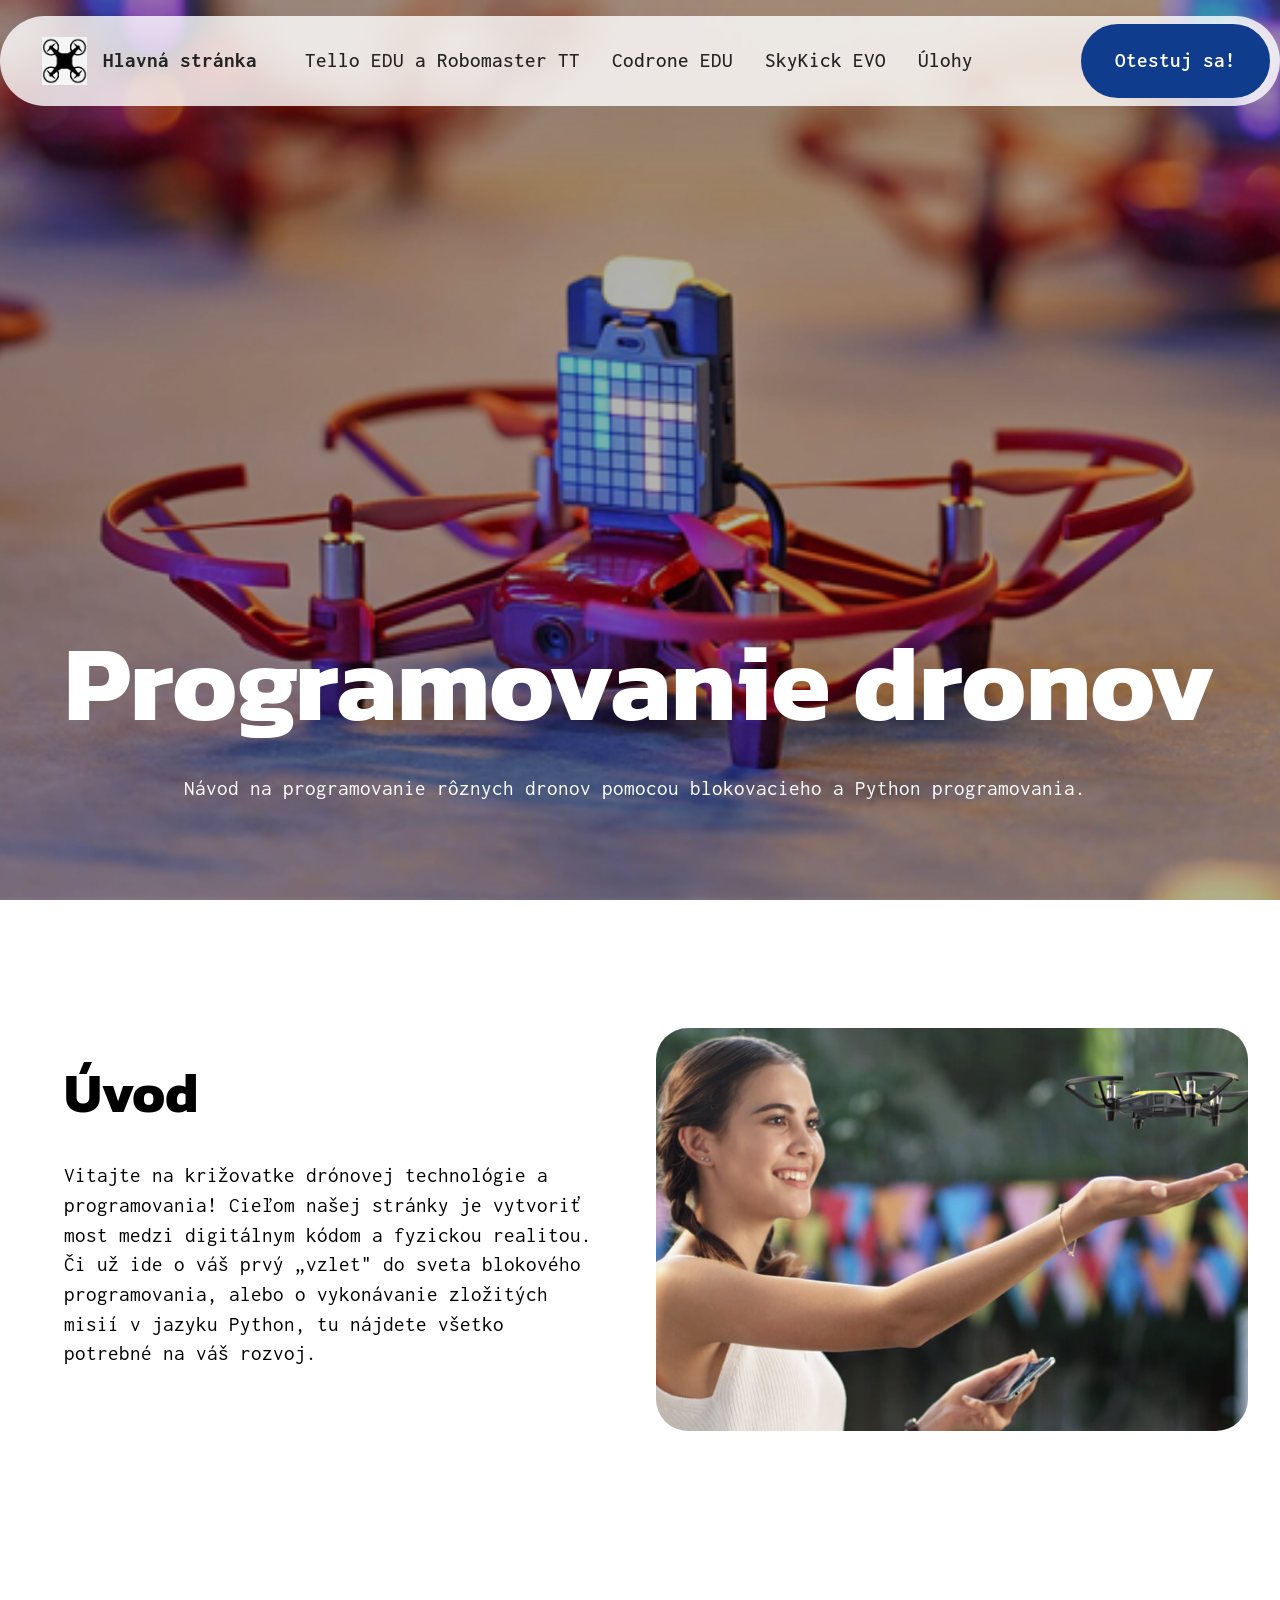
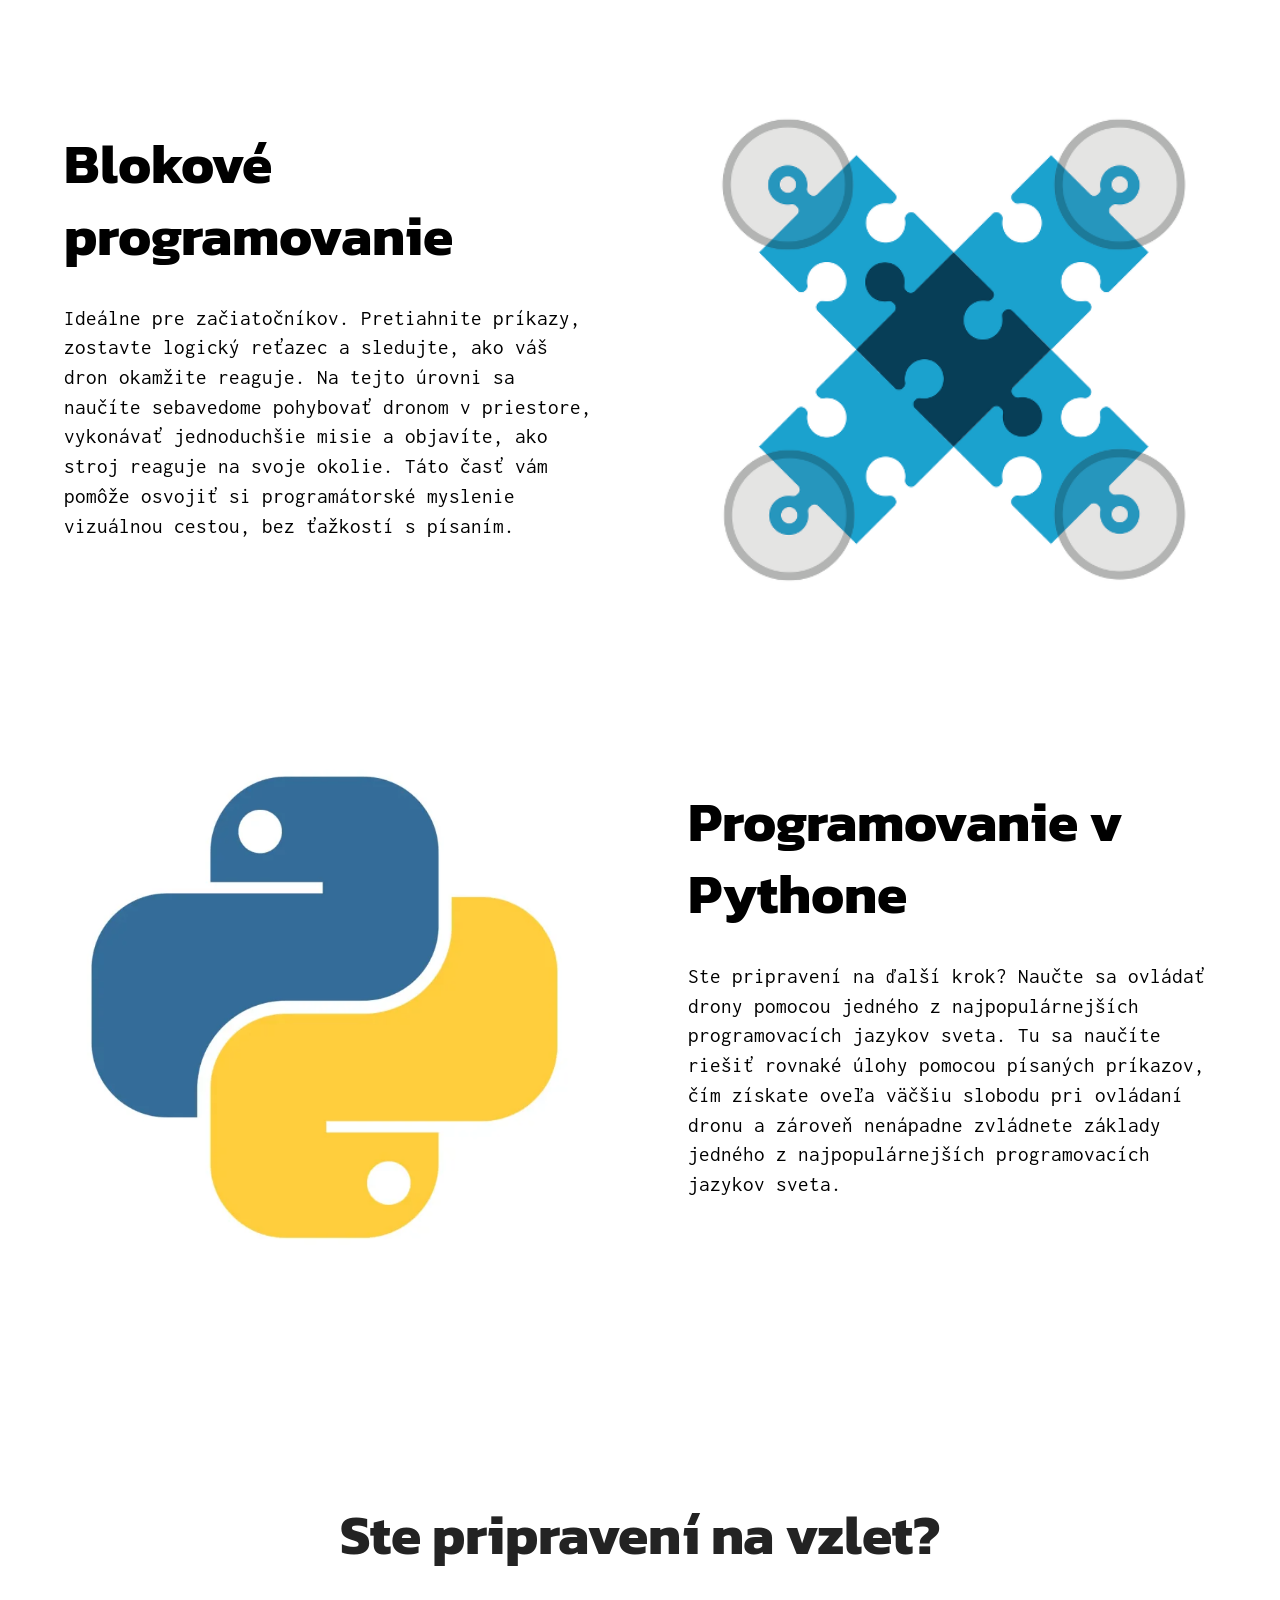
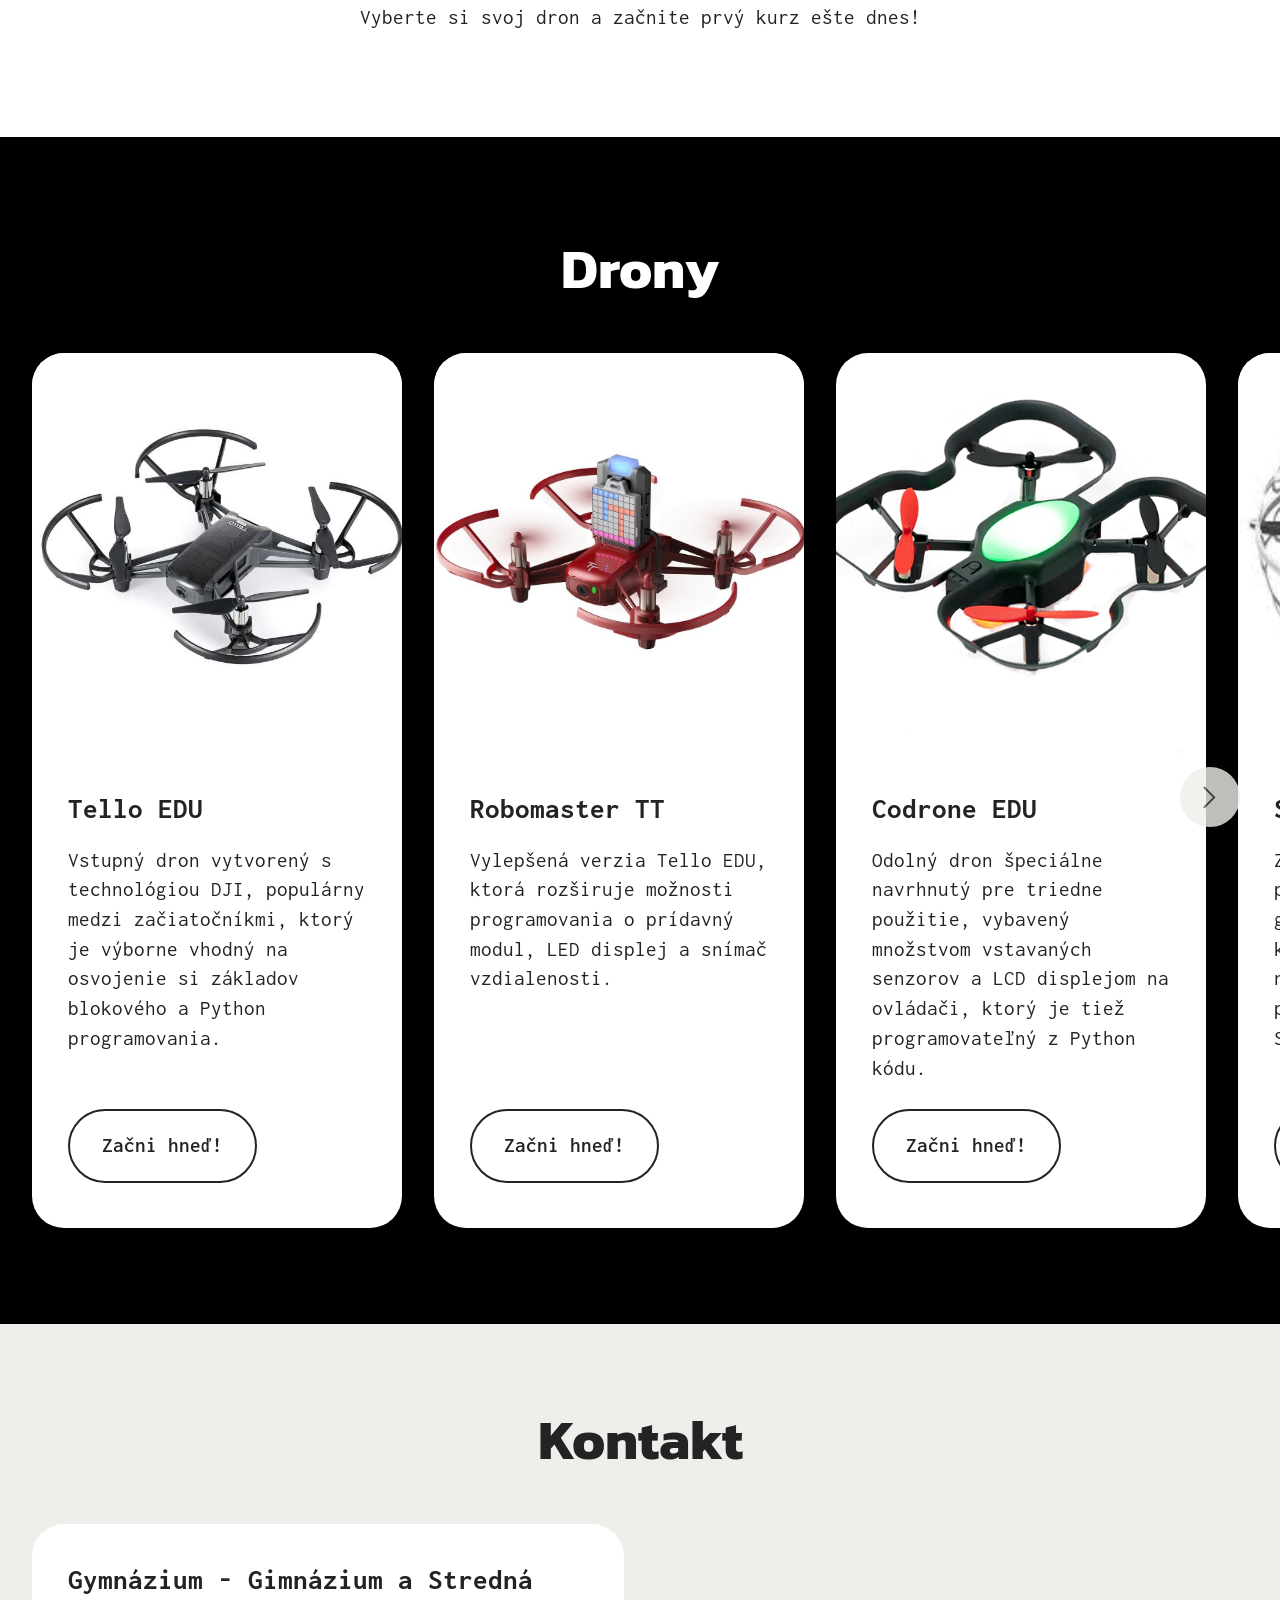
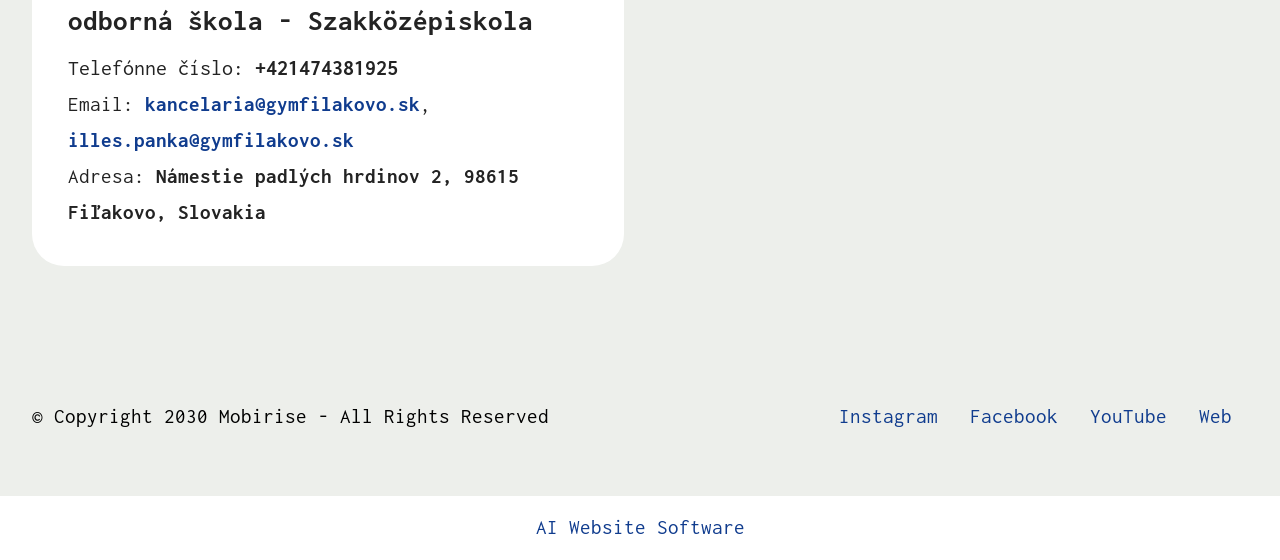
<file: index_sk.html>
<!DOCTYPE html>
<html  >
<head>
  <!-- Site made with Mobirise Website Builder v6.1.5, https://mobirise.com -->
  <meta charset="UTF-8">
  <meta http-equiv="X-UA-Compatible" content="IE=edge">
  <meta name="generator" content="Mobirise v6.1.5, mobirise.com">
  <meta name="viewport" content="width=device-width, initial-scale=1, minimum-scale=1">
  <link rel="shortcut icon" href="assets/images/dron.png" type="image/x-icon">
  <meta name="description" content="">
  
  
  <title>Home</title>
  <link rel="stylesheet" href="assets/web/assets/mobirise-icons2/mobirise2.css">
  <link rel="stylesheet" href="assets/bootstrap/css/bootstrap.min.css">
  <link rel="stylesheet" href="assets/parallax/jarallax.css">
  <link rel="stylesheet" href="assets/dropdown/css/style.css">
  <link rel="stylesheet" href="assets/theme/css/style.css">
  <link rel="preload" href="https://fonts.googleapis.com/css?family=Kanit:100,100i,200,200i,300,300i,400,400i,500,500i,600,600i,700,700i,800,800i,900,900i&display=swap" as="style" onload="this.onload=null;this.rel='stylesheet'">
  <noscript><link rel="stylesheet" href="https://fonts.googleapis.com/css?family=Kanit:100,100i,200,200i,300,300i,400,400i,500,500i,600,600i,700,700i,800,800i,900,900i&display=swap"></noscript>
  <link rel="preload" href="https://fonts.googleapis.com/css?family=Inconsolata:200,300,400,500,600,700,800,900&display=swap" as="style" onload="this.onload=null;this.rel='stylesheet'">
  <noscript><link rel="stylesheet" href="https://fonts.googleapis.com/css?family=Inconsolata:200,300,400,500,600,700,800,900&display=swap"></noscript>
  <link rel="preload" as="style" href="assets/mobirise/css/mbr-additional.css?v=dv6idx"><link rel="stylesheet" href="assets/mobirise/css/mbr-additional.css?v=dv6idx" type="text/css">

  
  
  
</head>
<body>
  
  <section data-bs-version="5.1" class="menu menu1 cid-v883ALEGOO" once="menu" id="menu01-1">
	

	<nav class="navbar navbar-dropdown navbar-fixed-top navbar-expand-lg">
		<div class="container">
			<div class="navbar-brand">
				<span class="navbar-logo">
					
						<img src="assets/images/dron.png" alt="Home" style="height: 3rem;">
					
				</span>
				<span class="navbar-caption-wrap"><a class="navbar-caption text-black display-4" href="index.html">Hlavná stránka</a></span>
			</div>
			<button class="navbar-toggler" type="button" data-toggle="collapse" data-bs-toggle="collapse" data-target="#navbarSupportedContent" data-bs-target="#navbarSupportedContent" aria-controls="navbarNavAltMarkup" aria-expanded="false" aria-label="Toggle navigation">
				<div class="hamburger">
					<span></span>
					<span></span>
					<span></span>
					<span></span>
				</div>
			</button>
			<div class="collapse navbar-collapse" id="navbarSupportedContent">
				<ul class="navbar-nav nav-dropdown" data-app-modern-menu="true"><li class="nav-item">
						<a class="nav-link link text-black display-4" href="dji_sk.html">Tello EDU a Robomaster TT</a>
					</li>
					<li class="nav-item">
						<a class="nav-link link text-black display-4" href="codrone_sk.html" aria-expanded="false">Codrone EDU</a>
					</li>
					<li class="nav-item">
						<a class="nav-link link text-black display-4" href="skykick_sk.html">SkyKick EVO</a>
					</li><li class="nav-item"><a class="nav-link link text-black display-4" href="ulohy.html">Úlohy</a></li></ul>
				
				<div class="navbar-buttons mbr-section-btn"><a class="btn btn-primary display-4" href="https://forms.office.com/e/mPvUEwVcV7" target="_blank"> Otestuj sa!</a></div>
			</div>
		</div>
	</nav>
</section>

<section data-bs-version="5.1" class="header16 cid-v883xdrwdi mbr-fullscreen mbr-parallax-background" id="header17-0">
  
  <div class="mbr-overlay" style="opacity: 0.3; background-color: rgb(0, 0, 0);"></div>
  <div class="container-fluid">
    <div class="row">
      <div class="content-wrap col-12 col-md-12">
        <h1 class="mbr-section-title mbr-fonts-style mbr-white mb-4 display-1">
          <strong><br>Programovanie dronov</strong></h1>
        
        <p class="mbr-fonts-style mbr-text mbr-white mb-4 display-7">Návod na programovanie rôznych dronov pomocou blokovacieho a Python programovania.&nbsp;</p>
        
      </div>
    </div>
  </div>
</section>

<section data-bs-version="5.1" class="start article4 cid-v884UuOeqp" id="article04-5">
	

	
	

	<div class="container">
		<div class="row justify-content-center">
			<div class="col-12 col-md-12 col-lg-6 image-wrapper">
				<img class="w-100" src="assets/images/fooldal-bevezetes.jpg" alt="bevezetes">
			</div>
			<div class="col-12 col-md-12 col-lg">
				<div class="text-wrapper align-left">
					<h1 class="mbr-section-title mbr-fonts-style mb-4 display-2"><strong>Úvod</strong></h1>
					<p class="mbr-text mbr-fonts-style mb-4 display-7">
						Vitajte na križovatke drónovej technológie a programovania! Cieľom našej stránky je vytvoriť most medzi digitálnym kódom a fyzickou realitou. Či už ide o váš prvý „vzlet" do sveta blokového programovania, alebo o vykonávanie zložitých misií v jazyku Python, tu nájdete všetko potrebné na váš rozvoj.
					</p>
					
				</div>
			</div>
		</div>
	</div>
</section>

<section data-bs-version="5.1" class="features38 cid-v88csxp4ZT" id="features038-7">
    

    
    

    <div class="container">
        <div class="row justify-content-center">
            <div class="col-12 col-md-12 col-lg">
                <div class="text-wrapper align-left">
                    <h1 class="mbr-section-title mbr-fonts-style mb-4 display-2">
                        <strong>Blokové programovanie</strong></h1>
                    <p class="mbr-text align-left mbr-fonts-style mb-4 display-7">
                        Ideálne pre začiatočníkov. Pretiahnite príkazy, zostavte logický reťazec a sledujte, ako váš dron okamžite reaguje. Na tejto úrovni sa naučíte sebavedome pohybovať dronom v priestore, vykonávať jednoduchšie misie a objavíte, ako stroj reaguje na svoje okolie. Táto časť vám pomôže osvojiť si programátorské myslenie vizuálnou cestou, bez ťažkostí s písaním.
                    </p>
                    
                </div>
            </div>
            <div class="col-12 col-md-12 col-lg-6 image-wrapper">
                <img class="w-100" src="assets/images/fooldal-blokkos.png" alt="blokkos">
            </div>
        </div>
        <div class="row row-reverse justify-content-center">

            <div class="col-12 col-md-12 col-lg">
                <div class="text-wrapper align-left">
                    <h1 class="mbr-section-title mbr-fonts-style mb-4 display-2"><strong>Programovanie v Pythone</strong></h1>
                    <p class="mbr-text align-left mbr-fonts-style mb-4 display-7">
                        Ste pripravení na ďalší krok? Naučte sa ovládať drony pomocou jedného z najpopulárnejších programovacích jazykov sveta. Tu sa naučíte riešiť rovnaké úlohy pomocou písaných príkazov, čím získate oveľa väčšiu slobodu pri ovládaní dronu a zároveň nenápadne zvládnete základy jedného z najpopulárnejších programovacích jazykov sveta.
                    </p>
                    
                </div>
            </div>
            <div class="col-12 col-md-12 col-lg-6 image-wrapper">
                <img class="w-100" src="assets/images/fooldal-python-2.png" alt="python">
            </div>
        </div>
        
    </div>
</section>

<section data-bs-version="5.1" class="article11 cid-v88i6Uj37R" id="article11-9">
    

    
    
    <div class="container">
        <div class="row justify-content-center">
            <div class="title col-md-12 col-lg-10">
                <h3 class="mbr-section-title mbr-fonts-style align-center mt-0 mb-0 display-2"><strong>Ste pripravení na vzlet?</strong></h3>
                <h4 class="mbr-section-subtitle align-center mbr-fonts-style mt-4 display-7">Vyberte si svoj dron a začnite prvý kurz ešte dnes!</h4>
                
            </div>
        </div>
    </div>
</section>

<section data-bs-version="5.1" class="features017 mbr-embla cid-v884QuzmRQ" id="features017-4">
	
	
	<div class="position-relative">
		<div class="container-fluid">
			<div class="row justify-content-center">
				<div class="col-12 content-head">
					<div class="mbr-section-head mb-5">
						<h4 class="mbr-section-title mbr-fonts-style align-center mb-0 display-2">
							<strong>Drony</strong></h4>
						
					</div>
				</div>
			</div>
		</div>

		<div class="embla" data-skip-snaps="true" data-align="center" data-contain-scroll="trimSnaps" data-auto-play-interval="5" data-draggable="true">
			<div class="embla__viewport container-fluid">
				<div class="embla__container">
					<div class="embla__slide slider-image item active" style="margin-left: 1rem; margin-right: 1rem;">
						<div class="slide-content">
							<div class="item-img">
								<div class="item-wrapper">
									<img src="assets/images/fooldal-telloedu.jpg" alt="Tello EDU" title="" data-slide-to="1" data-bs-slide-to="1">
								</div>
							</div>
							<div class="item-content">
								<h5 class="item-title mbr-fonts-style display-5"><strong>Tello EDU</strong></h5>
								
								<p class="mbr-text mbr-fonts-style mt-3 display-7">Vstupný dron vytvorený s technológiou DJI, populárny medzi začiatočníkmi, ktorý je výborne vhodný na osvojenie si základov blokového a Python programovania.
								</p>
							</div>

							<div class="mbr-section-btn item-footer mt-2"><a href="dji_sk.html" class="btn item-btn btn-black-outline display-7" target="_blank">Začni hneď!</a></div>
						</div>
					</div>
					<div class="embla__slide slider-image item" style="margin-left: 1rem; margin-right: 1rem;">
						<div class="slide-content">
							<div class="item-img">
								<div class="item-wrapper">
									<img src="assets/images/fooldal-robomastertt.jpeg" alt="Robomaster TT" title="" data-slide-to="2" data-bs-slide-to="2">
								</div>
							</div>
							<div class="item-content">
								<h5 class="item-title mbr-fonts-style display-5">
									<strong>Robomaster TT</strong></h5>
								
								<p class="mbr-text mbr-fonts-style mt-3 display-7">Vylepšená verzia Tello EDU, ktorá rozširuje možnosti programovania o prídavný modul, LED displej a snímač vzdialenosti.
								</p>
							</div>
							<div class="mbr-section-btn item-footer mt-2"><a href="dji_sk.html" class="btn item-btn btn-black-outline display-7" target="_blank">Začni hneď!</a></div>
						</div>
					</div>
					<div class="embla__slide slider-image item" style="margin-left: 1rem; margin-right: 1rem;">
						<div class="slide-content">
							<div class="item-img">
								<div class="item-wrapper">
									<img src="assets/images/fooldal-codroneedu-1.jpg" alt="Codrone EDU" title="" data-slide-to="3" data-bs-slide-to="3">
								</div>
							</div>
							<div class="item-content">
								<h5 class="item-title mbr-fonts-style display-5">
									<strong>Codrone EDU</strong></h5>
								
								<p class="mbr-text mbr-fonts-style mt-3 display-7">Odolný dron špeciálne navrhnutý pre triedne použitie, vybavený množstvom vstavaných senzorov a LCD displejom na ovládači, ktorý je tiež programovateľný z Python kódu.
								</p>
							</div>
							<div class="mbr-section-btn item-footer mt-2"><a href="codrone_sk.html" class="btn item-btn btn-black-outline display-7" target="_blank">Začni hneď!</a></div>
						</div>
					</div>
					<div class="embla__slide slider-image item" style="margin-left: 1rem; margin-right: 1rem;">
						<div class="slide-content">
							<div class="item-img">
								<div class="item-wrapper">
									<img src="assets/images/fooldal-skykickevo.jpg" alt="SkyKick EVO" title="" data-slide-to="4" data-bs-slide-to="4">
								</div>
							</div>
							<div class="item-content">
								<h5 class="item-title mbr-fonts-style display-5">
									<strong>SkyKick EVO</strong></h5>
								
								<p class="mbr-text mbr-fonts-style mt-3 display-7">Zariadenie optimalizované pre drónovú futbal s guľatým ochranným rámom, ktoré okrem ochrany pred nárazmi ponúka aj programovanie v Pythone a Scratchi pre taktickú hru.
								</p>
							</div>
							<div class="mbr-section-btn item-footer mt-2"><a href="skykick_sk.html" class="btn item-btn btn-black-outline display-7" target="_blank">Začni hneď!</a></div>
						</div>
					</div>
					
					
					
					
				</div>
			</div>
			<button class="embla__button embla__button--prev">
				<span class="mobi-mbri mobi-mbri-arrow-prev mbr-iconfont" aria-hidden="true"></span>
				<span class="sr-only visually-hidden visually-hidden visually-hidden">Previous</span>
			</button>
			<button class="embla__button embla__button--next">
				<span class="mobi-mbri mobi-mbri-arrow-next mbr-iconfont" aria-hidden="true"></span>
				<span class="sr-only visually-hidden visually-hidden visually-hidden">Next</span>
			</button>
		</div>
	</div>
</section>

<section data-bs-version="5.1" class="contacts02 map1 cid-v8842qGP5N" id="contacts02-3">

    

    
    <div class="container">
        <div class="row justify-content-center">
            <div class="col-12 content-head">
                <div class="mbr-section-head mb-5">
                    <h3 class="mbr-section-title mbr-fonts-style align-center mb-0 display-2">
                        <strong>Kontakt</strong></h3>
                    
                </div>
            </div>
        </div>
        <div class="row justify-content-center">
            <div class="card col-12 col-md-12 col-lg-6">
                <div class="card-wrapper">
                    <div class="text-wrapper">
                        <h5 class="cardTitle mbr-fonts-style mb-2 display-5"><strong>Gymnázium - Gimnázium a Stredná odborná škola - Szakközépiskola</strong></h5>
                        <ul class="list mbr-fonts-style display-7">
                            <li class="mbr-text item-wrap"><span style="font-size: 1.4rem;">Telefónne číslo: <strong>+421474381925</strong></span><br></li><li class="mbr-text item-wrap">Email: <a href="mailto:kancelaria@gymfilakovo.sk" class="text-primary"><strong>kancelaria@gymfilakovo.sk</strong></a>,                   <strong><a href="mailto:illes.panka@gymfilakovo.ksk" class="text-primary"><b>illes.panka@gymfilakovo.sk</b></a>
</strong></li><li class="mbr-text item-wrap">Adresa: <strong>Námestie padlých hrdinov 2, 98615 Fiľakovo, Slovakia</strong></li>
                        </ul>
                    </div>
                </div>
            </div>
            <div class="map-wrapper col-md-12 col-lg-6">
                <div class="google-map"><iframe frameborder="0" style="border:0" src="https://www.google.com/maps/embed?pb=!1m18!1m12!1m3!1d2655.7035217226576!2d19.825069224459714!3d48.27007977113513!2m3!1f0!2f0!3f0!3m2!1i1024!2i768!4f13.1!3m3!1m2!1s0x47400a176a9036b3%3A0x5ec708571b346030!2zRsO8bGVraSBHaW1uw6F6aXVt!5e0!3m2!1shu!2ssk!4v1767794579258!5m2!1shu!2ssk" allowfullscreen=""></iframe></div>
            </div>
        </div>
    </div>
</section>

<section data-bs-version="5.1" class="footer2 cid-v883WmXSt7" once="footers" id="footer02-2">
    

    
    

    <div class="container">
        <div class="row">
            <div class="col-12 col-lg-6 center mt-2 mb-3">
                <p class="mbr-fonts-style copyright mb-0 display-7">
                    © Copyright 2030 Mobirise - All Rights Reserved
                </p>
            </div>
            <div class="col-12 col-lg-6 center">
                <div class="row-links mt-2 mb-3">
                    <ul class="row-links-soc">
                        
                        
                        
                        
                    <li class="row-links-soc-item mbr-fonts-style display-7">
                            <a href="https://www.instagram.com/gymigimi?utm_source=ig_web_button_share_sheet&igsh=ZDNlZDc0MzIxNw==" class="text-primary" target="_blank">Instagram</a>
                        </li><li class="row-links-soc-item mbr-fonts-style display-7"><a href="https://www.facebook.com/gymfilakovo" class="text-primary" target="_blank">Facebook</a></li><li class="row-links-soc-item mbr-fonts-style display-7">
                            <a href="https://www.youtube.com/@filakovogymnazium-gimnaziu1173" class="text-primary" target="_blank">YouTube</a>
                        </li><li class="row-links-soc-item mbr-fonts-style display-7"><a href="www.gymfilakovo.sk" class="text-primary" target="_blank">Web</a></li></ul>
                </div>
            </div>
        </div>
    </div>
</section><section class="display-7" style="padding: 0;align-items: center;justify-content: center;flex-wrap: wrap;    align-content: center;display: flex;position: relative;height: 4rem;"><a href="https://mobiri.se/" style="flex: 1 1;height: 4rem;position: absolute;width: 100%;z-index: 1;"><img alt="" style="height: 4rem;" src="[data-uri]"></a><p style="margin: 0;text-align: center;" class="display-7">&#8204;</p><a style="z-index:1" href="https://mobirise.com/builder/ai-website-builder.html">AI Website Software</a></section><script src="assets/bootstrap/js/bootstrap.bundle.min.js"></script>  <script src="assets/parallax/jarallax.js"></script>  <script src="assets/smoothscroll/smooth-scroll.js"></script>  <script src="assets/ytplayer/index.js"></script>  <script src="assets/dropdown/js/navbar-dropdown.js"></script>  <script src="assets/embla/embla.min.js"></script>  <script src="assets/embla/script.js"></script>  <script src="assets/theme/js/script.js"></script>  
  
  
</body>
</html>
</file>
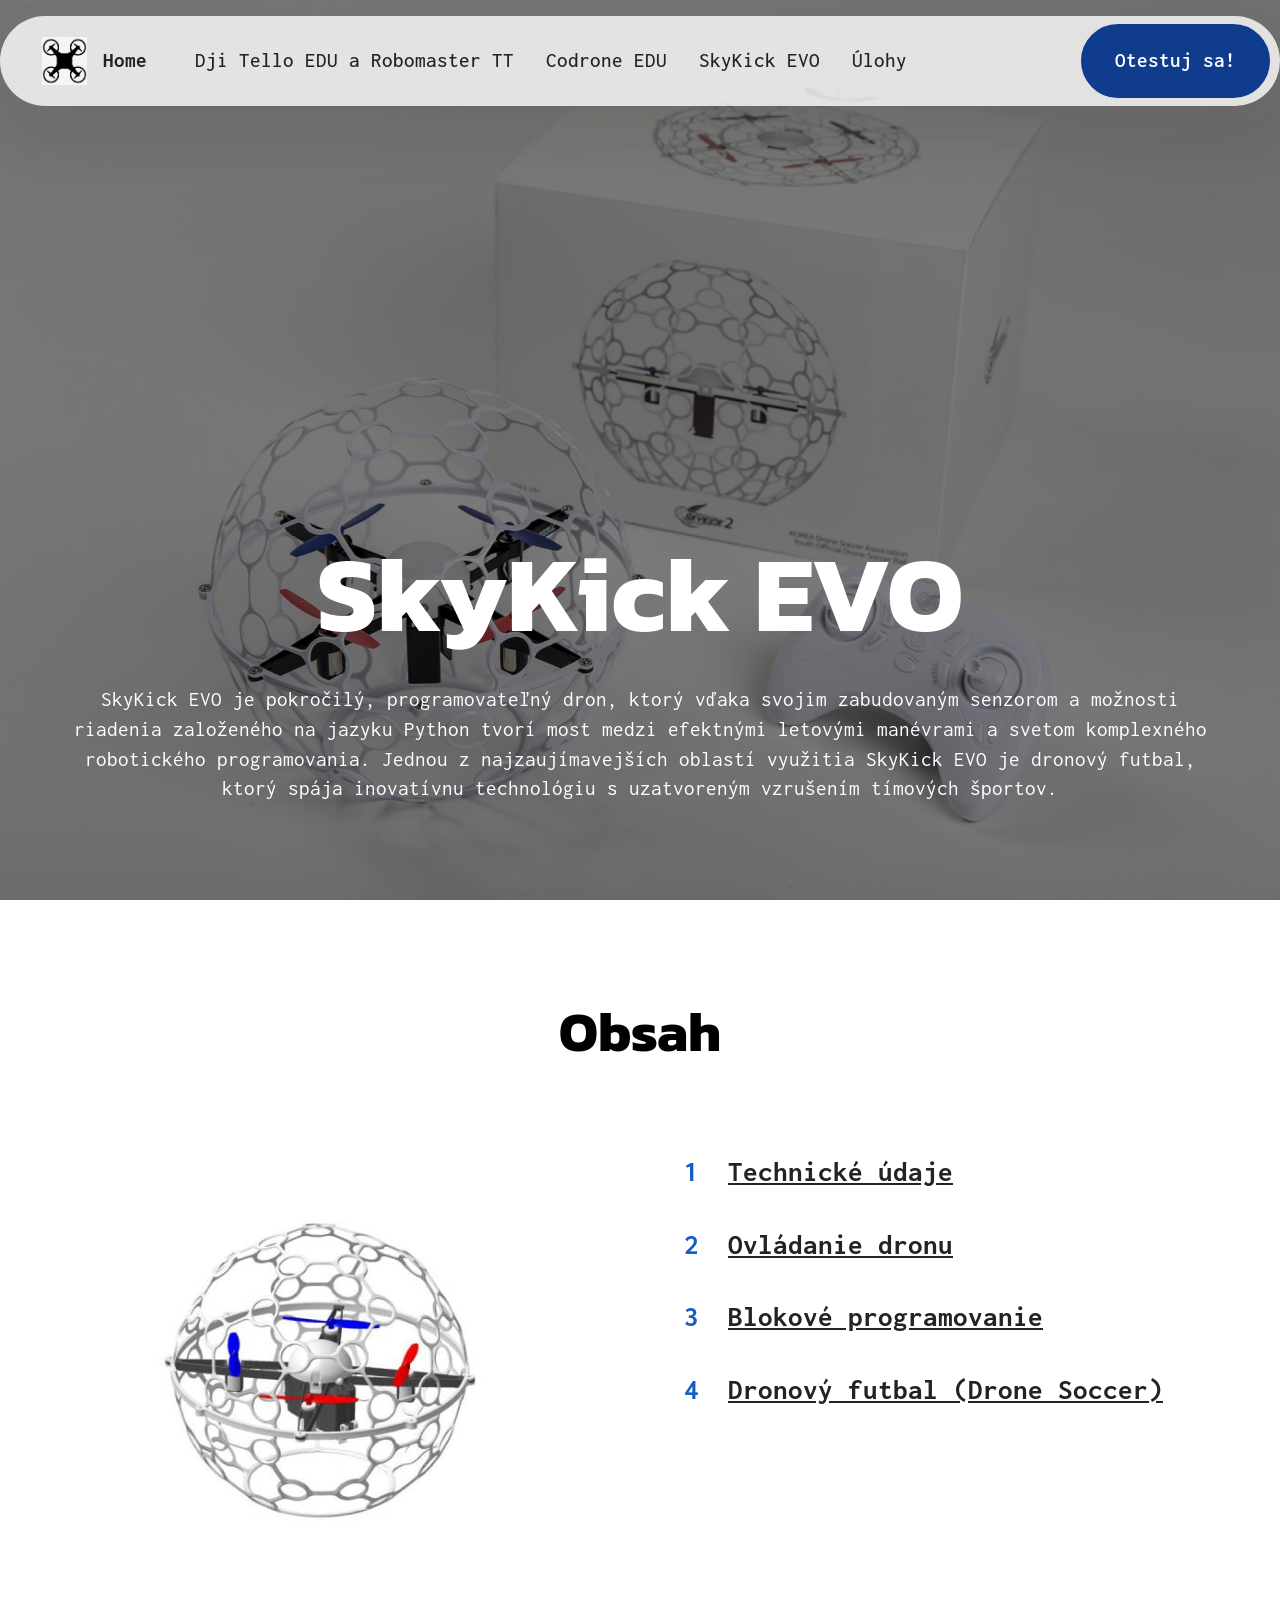
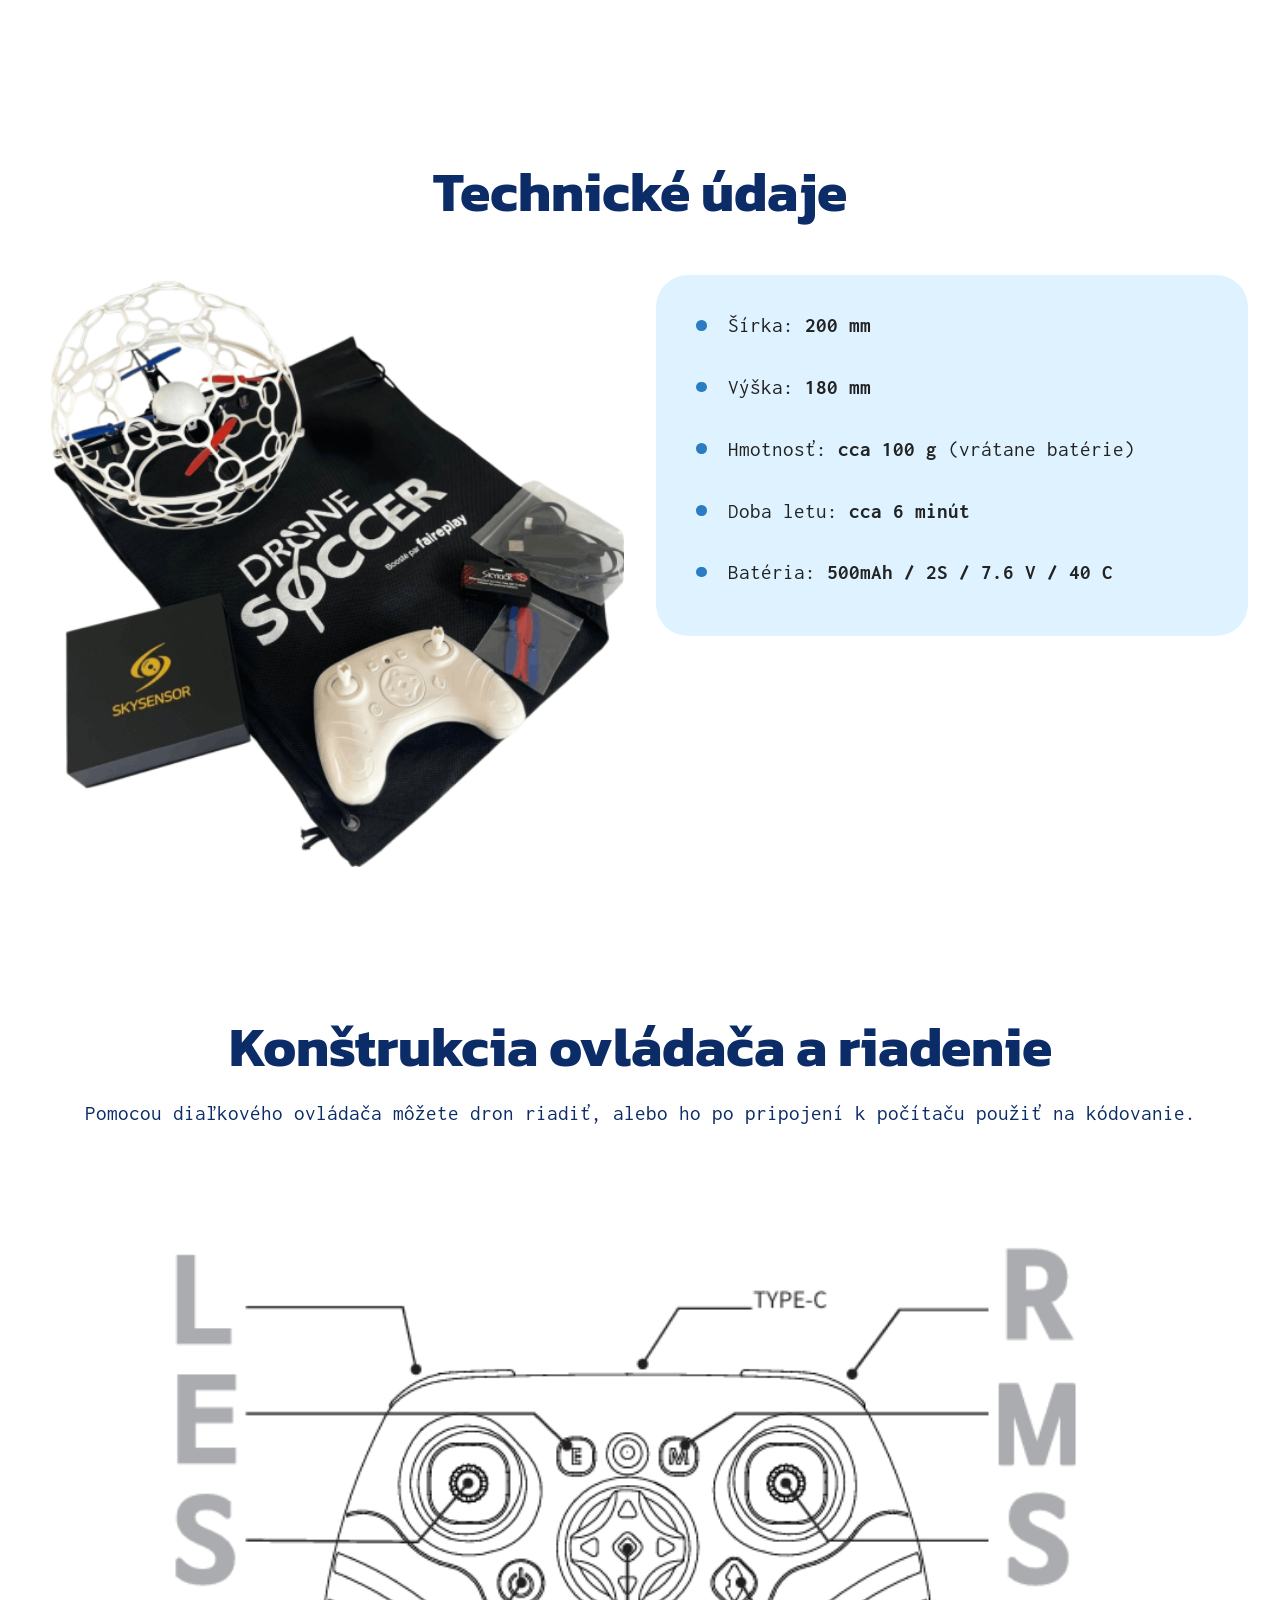
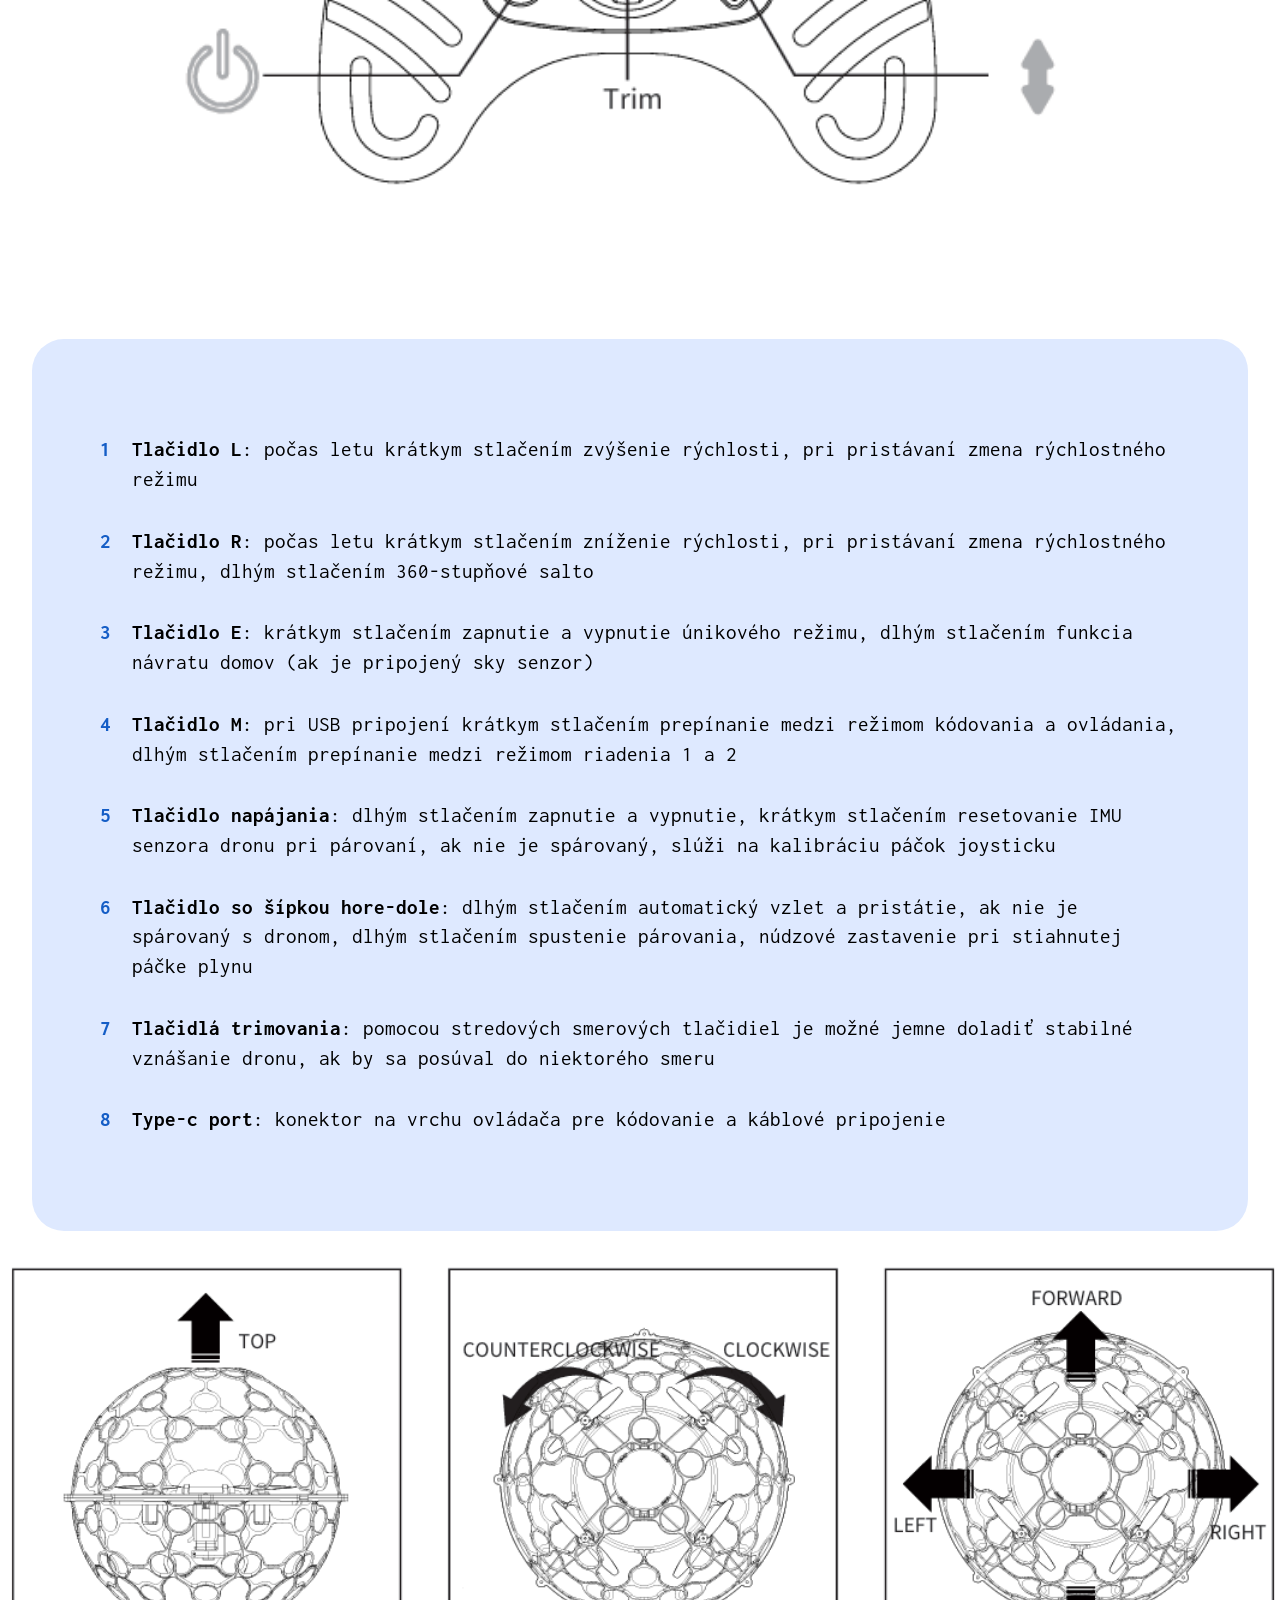
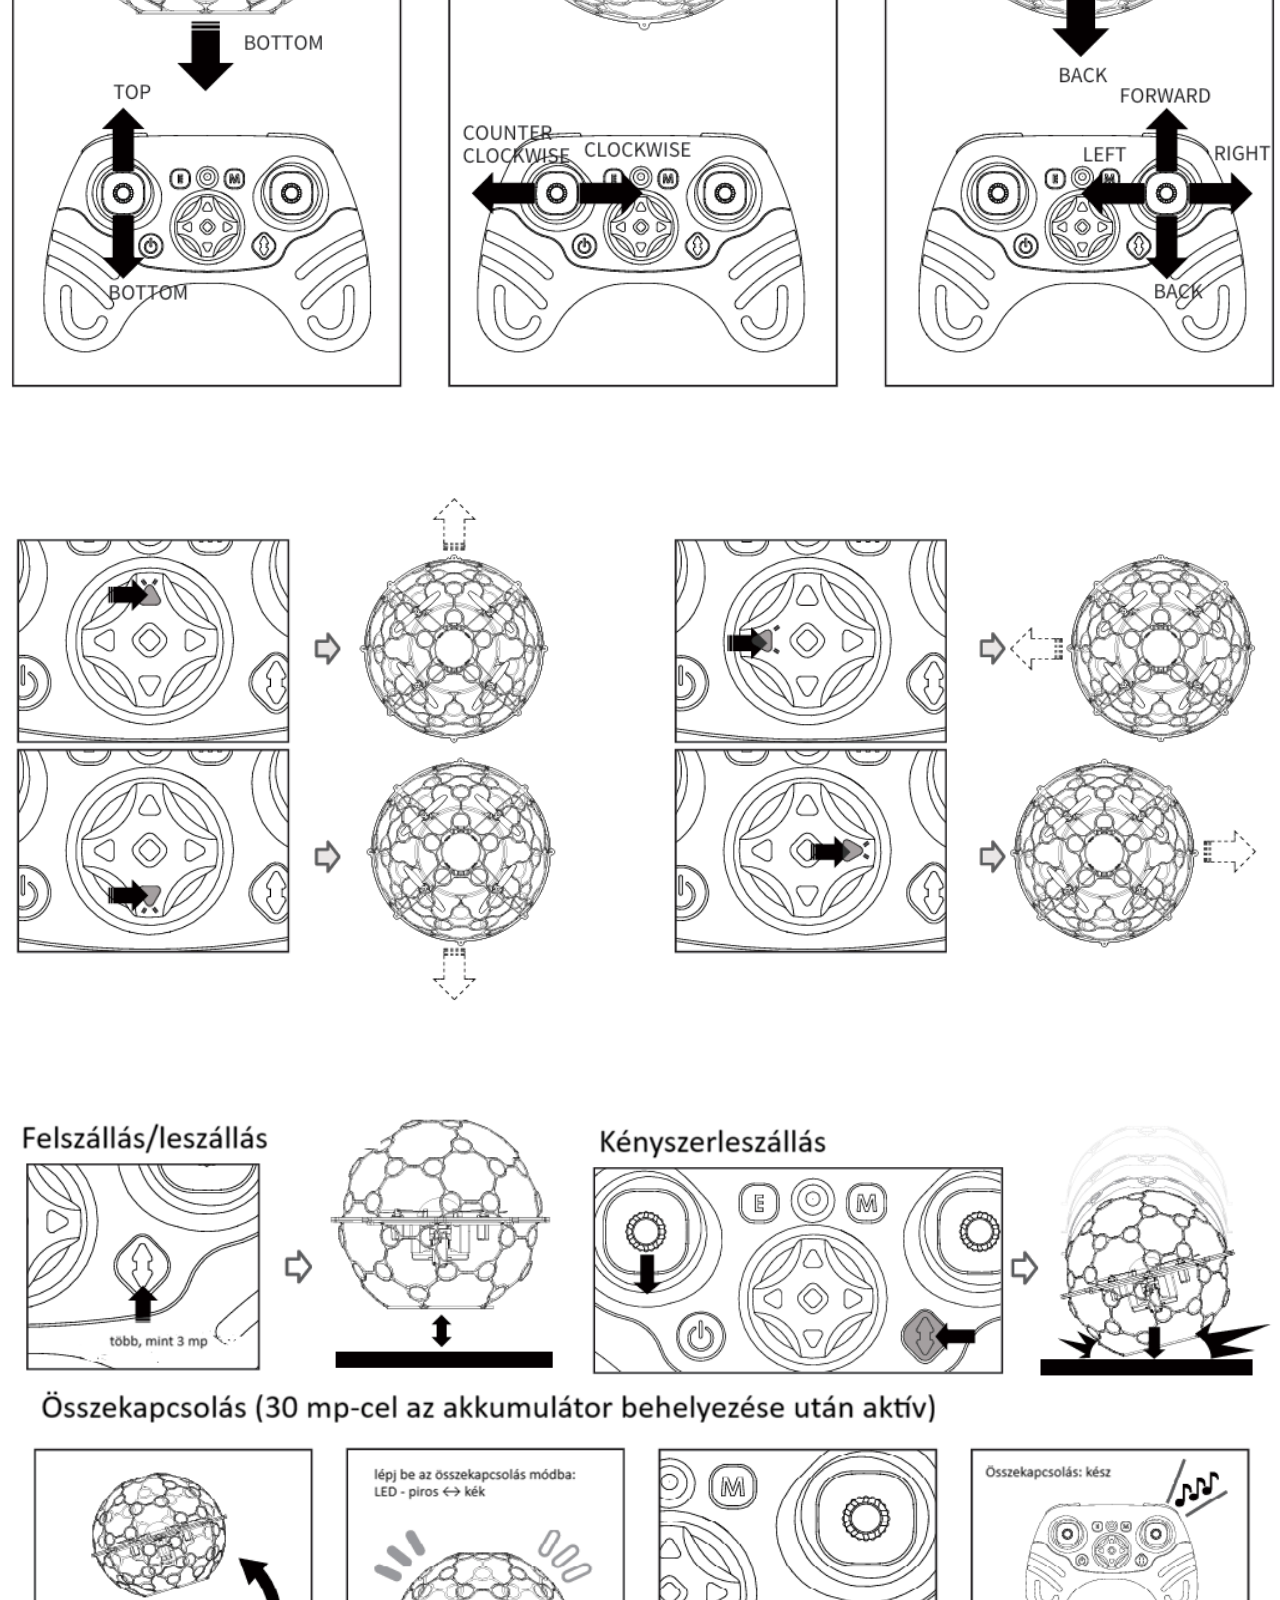
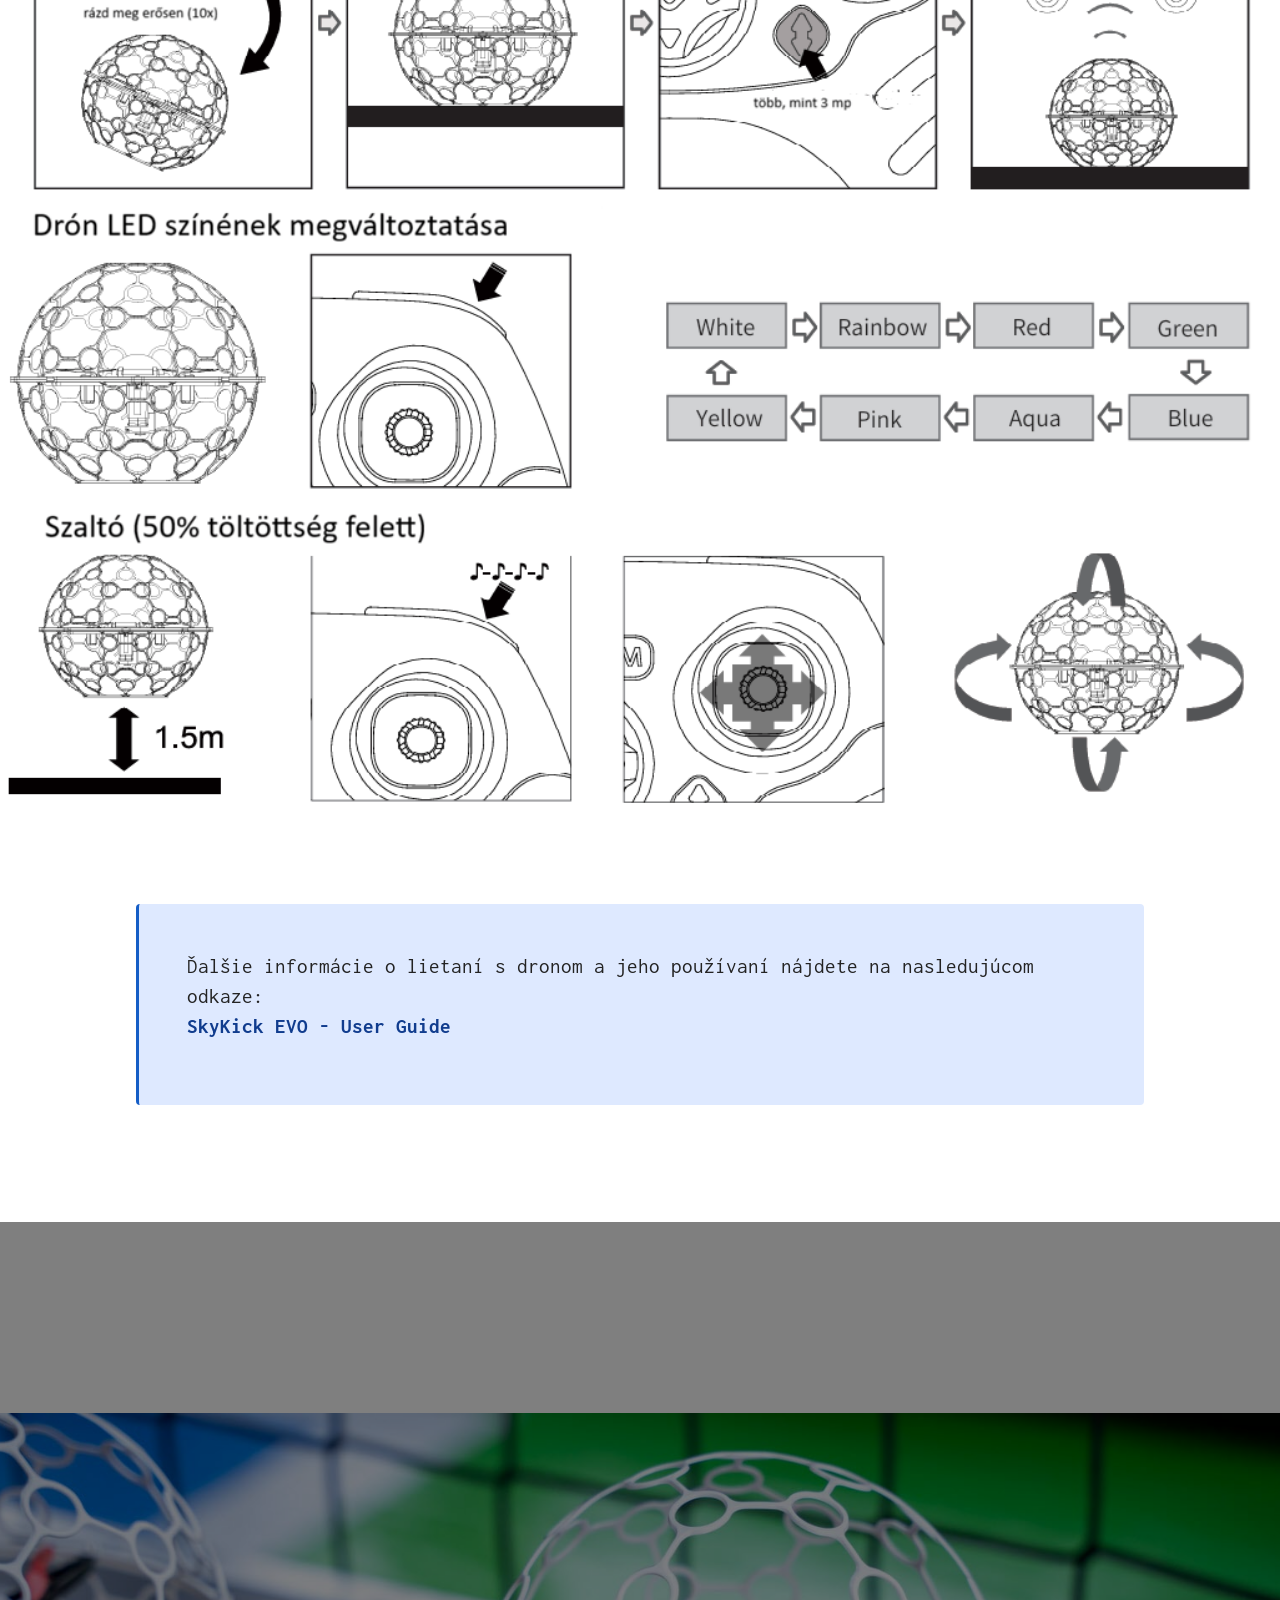
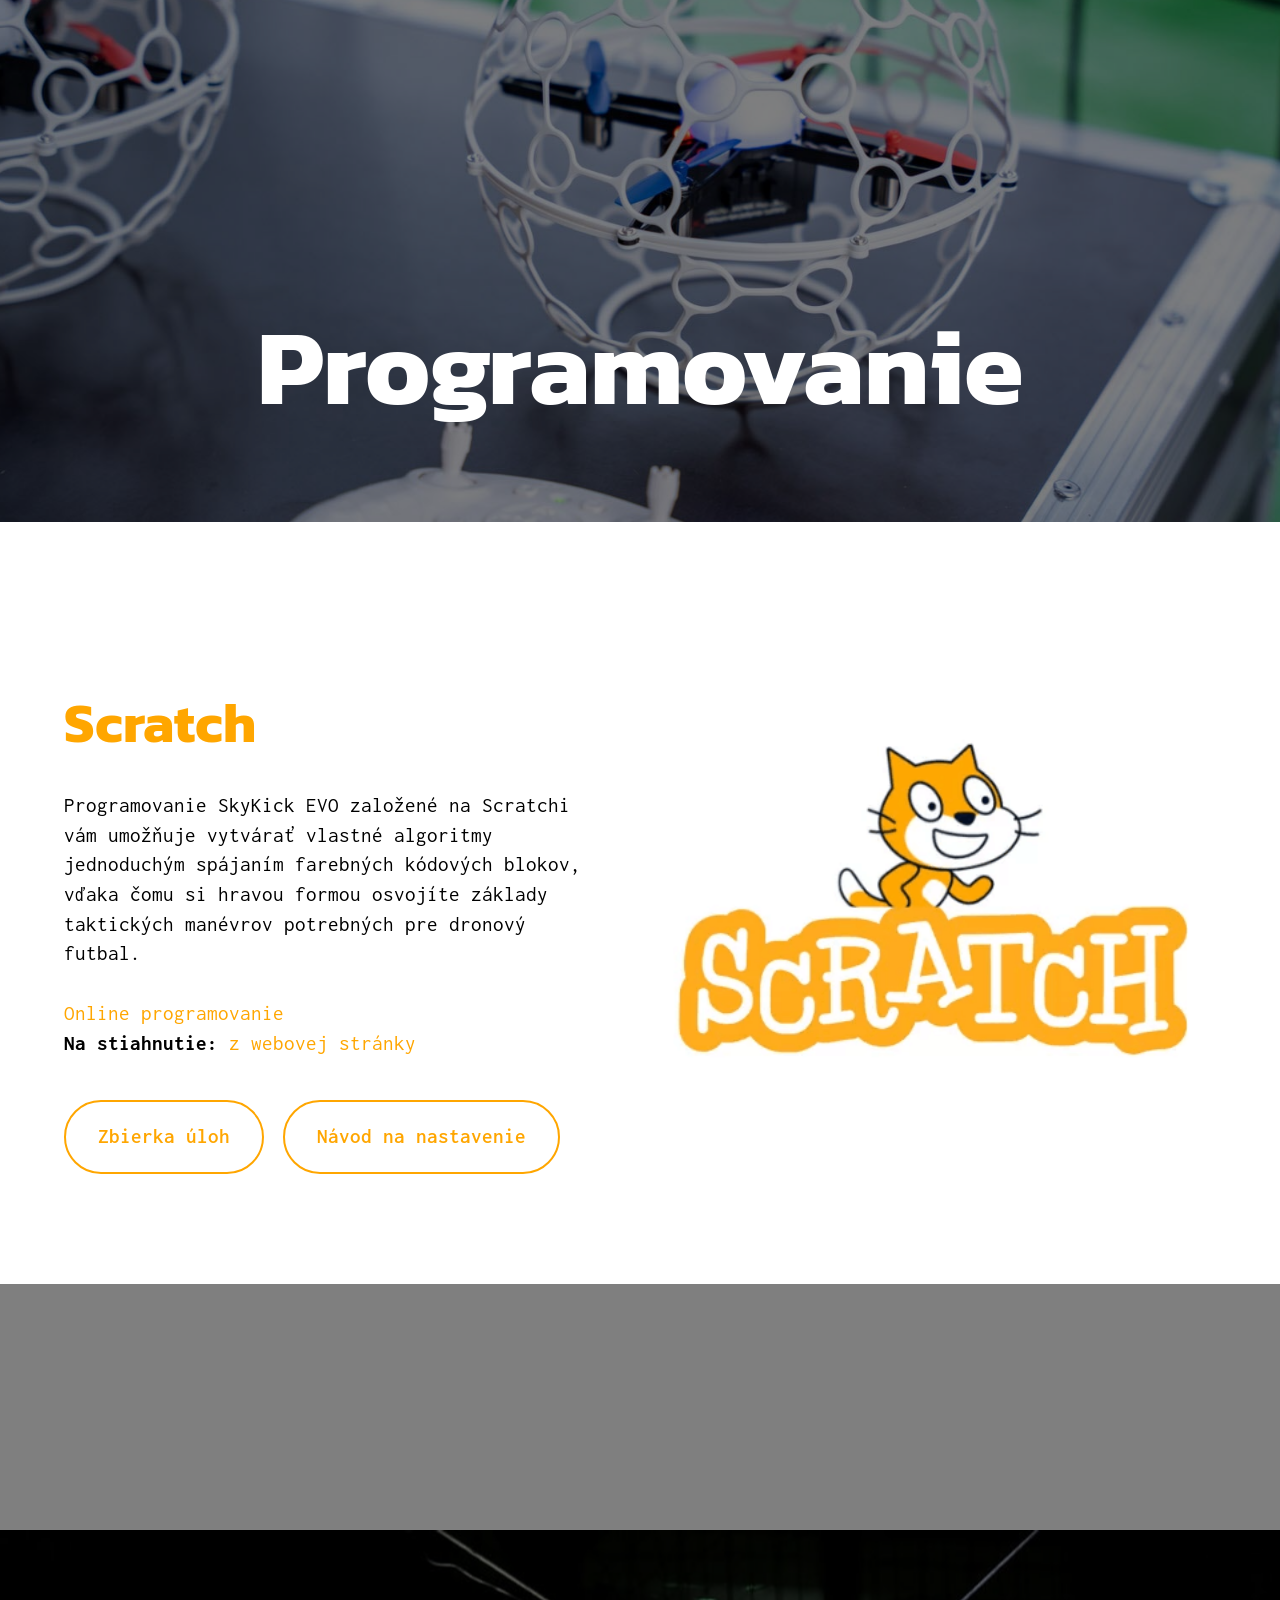
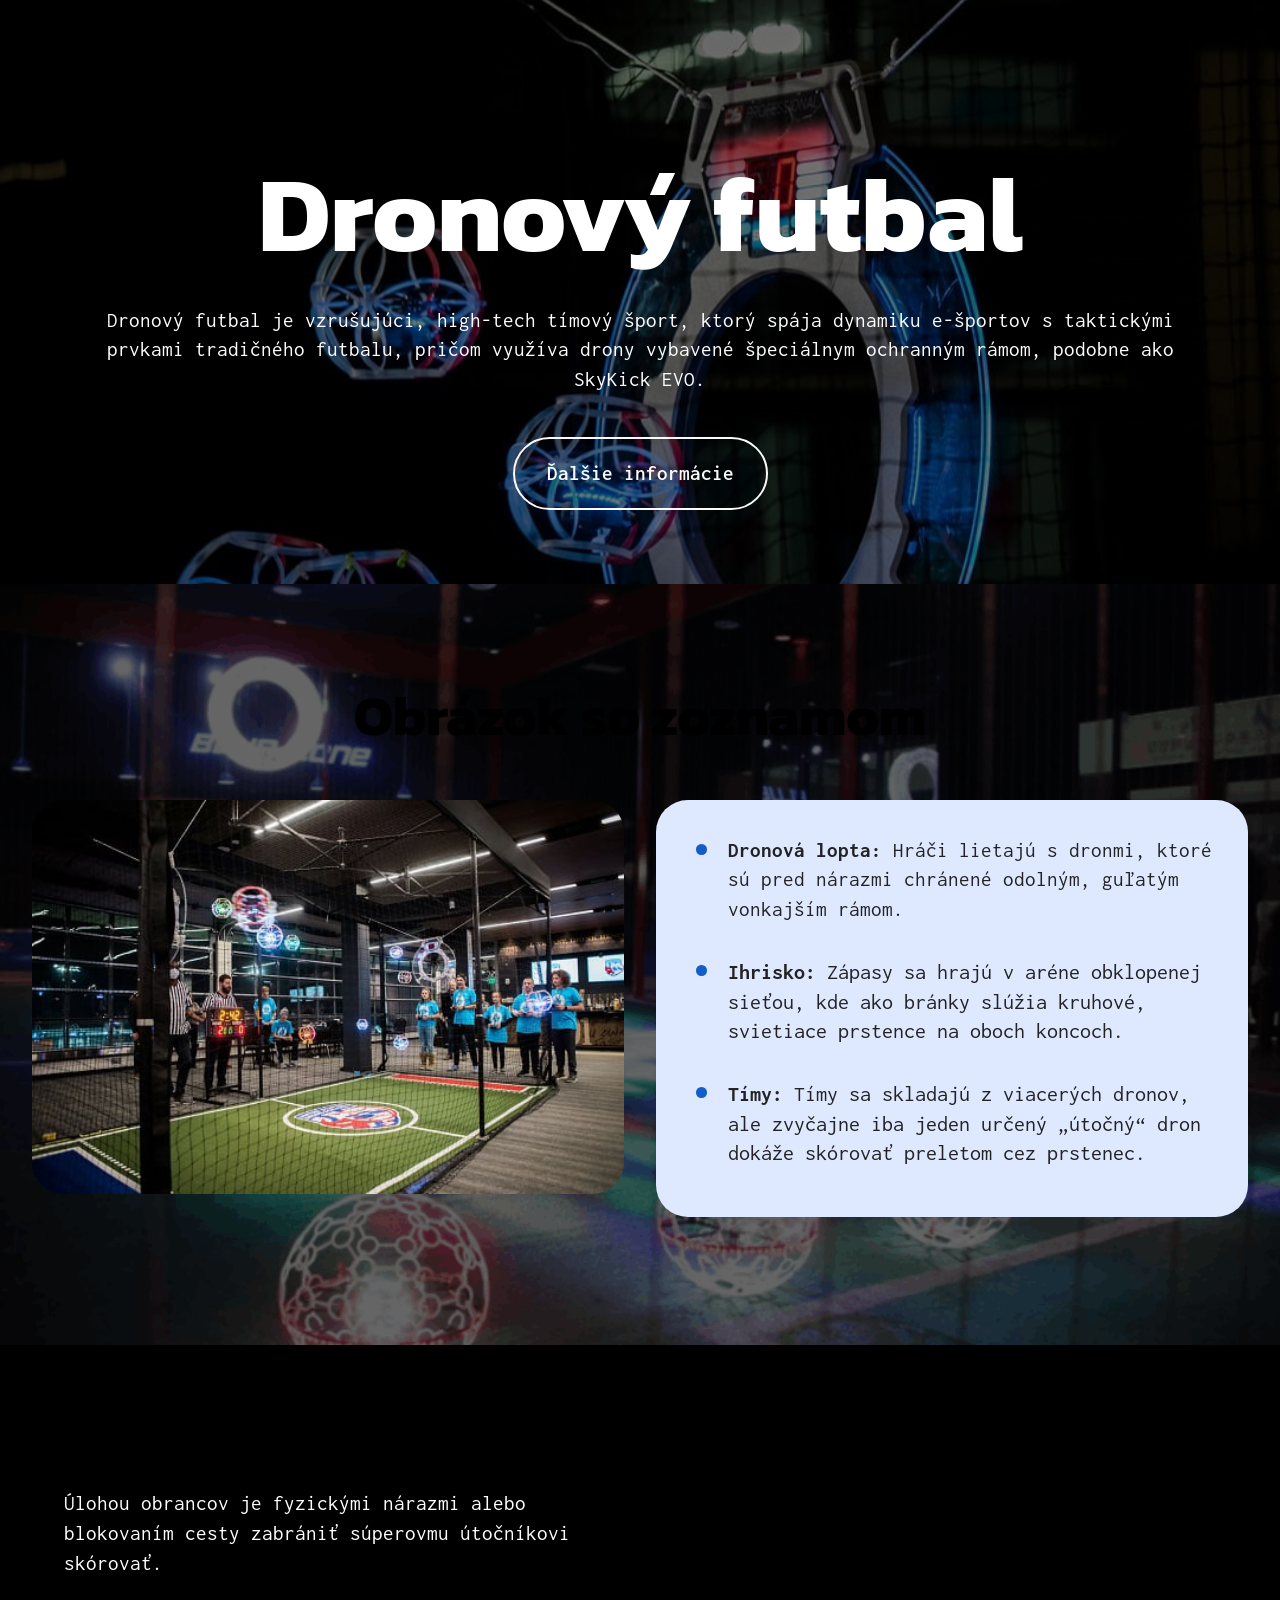
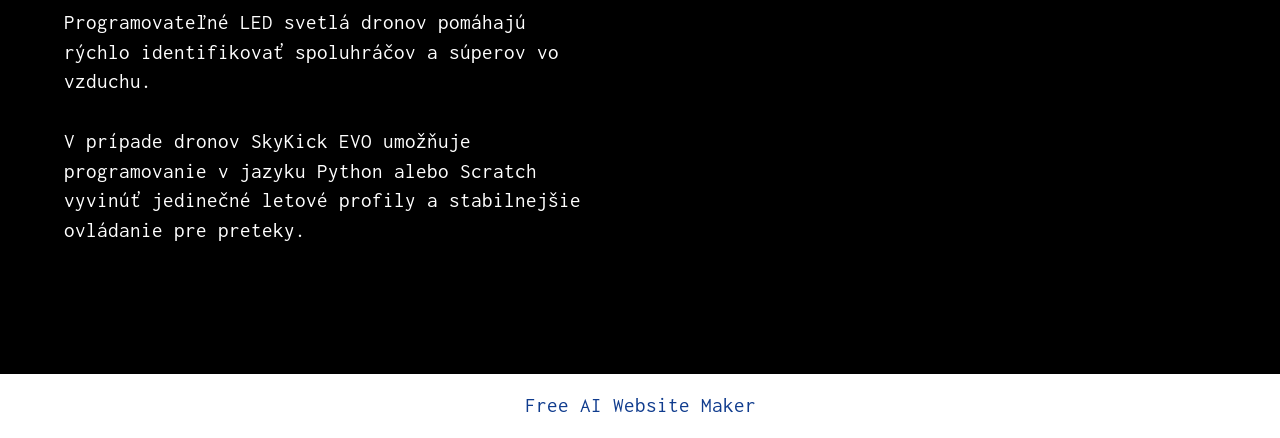
<file: skykick_sk.html>
<!DOCTYPE html>
<html  >
<head>
  <meta charset="UTF-8">
  <meta http-equiv="X-UA-Compatible" content="IE=edge">
  <meta name="generator" content="Mobirise v6.1.5, mobirise.com">
  <meta name="viewport" content="width=device-width, initial-scale=1, minimum-scale=1">
  <link rel="shortcut icon" href="assets/images/dron.png" type="image/x-icon">
  <meta name="description" content="">
  
  
  <title>SkyKick EVO</title>
  <link rel="stylesheet" href="assets/web/assets/mobirise-icons2/mobirise2.css">
  <link rel="stylesheet" href="assets/bootstrap/css/bootstrap.min.css">
  <link rel="stylesheet" href="assets/parallax/jarallax.css">
  <link rel="stylesheet" href="assets/dropdown/css/style.css">
  <link rel="stylesheet" href="assets/theme/css/style.css">
  <link rel="preload" href="https://fonts.googleapis.com/css?family=Kanit:100,100i,200,200i,300,300i,400,400i,500,500i,600,600i,700,700i,800,800i,900,900i&display=swap" as="style" onload="this.onload=null;this.rel='stylesheet'">
  <noscript><link rel="stylesheet" href="https://fonts.googleapis.com/css?family=Kanit:100,100i,200,200i,300,300i,400,400i,500,500i,600,600i,700,700i,800,800i,900,900i&display=swap"></noscript>
  <link rel="preload" href="https://fonts.googleapis.com/css?family=Inconsolata:200,300,400,500,600,700,800,900&display=swap" as="style" onload="this.onload=null;this.rel='stylesheet'">
  <noscript><link rel="stylesheet" href="https://fonts.googleapis.com/css?family=Inconsolata:200,300,400,500,600,700,800,900&display=swap"></noscript>
  <link rel="preload" as="style" href="assets/mobirise/css/mbr-additional.css?v=iyGP5W"><link rel="stylesheet" href="assets/mobirise/css/mbr-additional.css?v=iyGP5W" type="text/css">

  
  
  
</head>
<body>
  
  <section data-bs-version="5.1" class="menu menu1 cid-v8Mn0auFKw" once="menu" id="menu01-3p">
	

	<nav class="navbar navbar-dropdown navbar-fixed-top navbar-expand-lg">
		<div class="container">
			<div class="navbar-brand">
				<span class="navbar-logo">
					
						<img src="assets/images/dron.png" alt="Home" style="height: 3rem;">
					
				</span>
				<span class="navbar-caption-wrap"><a class="navbar-caption text-black display-4" href="index.html">Home</a></span>
			</div>
			<button class="navbar-toggler" type="button" data-toggle="collapse" data-bs-toggle="collapse" data-target="#navbarSupportedContent" data-bs-target="#navbarSupportedContent" aria-controls="navbarNavAltMarkup" aria-expanded="false" aria-label="Toggle navigation">
				<div class="hamburger">
					<span></span>
					<span></span>
					<span></span>
					<span></span>
				</div>
			</button>
			<div class="collapse navbar-collapse" id="navbarSupportedContent">
				<ul class="navbar-nav nav-dropdown" data-app-modern-menu="true"><li class="nav-item">
						<a class="nav-link link text-black display-4" href="dji_sk.html">Dji Tello EDU a Robomaster TT</a>
					</li>
					<li class="nav-item">
						<a class="nav-link link text-black display-4" href="codrone_sk.html" aria-expanded="false">Codrone EDU</a>
					</li>
					<li class="nav-item">
						<a class="nav-link link text-black display-4" href="skykick_sk.html">SkyKick EVO</a>
					</li><li class="nav-item"><a class="nav-link link text-black display-4" href="ulohy.html">Úlohy</a></li></ul>
				
				<div class="navbar-buttons mbr-section-btn"><a class="btn btn-primary display-4" href="https://forms.office.com/e/mPvUEwVcV7" target="_blank"> Otestuj sa!</a></div>
			</div>
		</div>
	</nav>
</section>

<section data-bs-version="5.1" class="header16 cid-v8Mn0biare mbr-fullscreen mbr-parallax-background" id="header17-3q">
  
  <div class="mbr-overlay" style="opacity: 0.5; background-color: rgb(0, 0, 0);"></div>
  <div class="container-fluid">
    <div class="row">
      <div class="content-wrap col-12 col-md-12">
        <h1 class="mbr-section-title mbr-fonts-style mbr-white mb-4 display-1">
          <strong><br>SkyKick EVO</strong></h1>
        
        <p class="mbr-fonts-style mbr-text mbr-white mb-4 display-7">SkyKick EVO je pokročilý, programovateľný dron, ktorý vďaka svojim zabudovaným senzorom a možnosti riadenia založeného na jazyku Python tvorí most medzi efektnými letovými manévrami a svetom komplexného robotického programovania.&nbsp;Jednou z najzaujímavejších oblastí využitia SkyKick EVO je dronový futbal, ktorý spája inovatívnu technológiu s uzatvoreným vzrušením tímových športov.</p>
        
      </div>
    </div>
  </div>
</section>

<section data-bs-version="5.1" class="features030 cid-v8Mn0bNgGw" id="features030-3r">
    
    
    
    <div class="container-fluid">
        <div class="row justify-content-center">
            <div class="col-md-12 content-head mb-5">
                <h1 class="mbr-section-title mbr-fonts-style mb-0 display-2">
                    <strong>Obsah</strong></h1>
                
            </div>
        </div>
        <div class="row justify-content-center  blockContent">
            <div class="col-12 col-lg">
                <div class="item-wrapper align-left">
                    <div class="mbr-text counter-container mbr-fonts-style display-5">
                        <ol><li><a href="page7.html#features031-4b" class="text-black"><strong><u>Technické údaje</u></strong></a></li><li><a href="page7.html#image03-3u" class="text-black"><strong><u>Ovládanie dronu</u></strong></a></li><li><a href="page7.html#header17-40" class="text-black"><strong><u>Blokové programovanie</u></strong></a></li><li><a href="page7.html#header17-4f" class="text-black"><strong><u>Dronový futbal (Drone Soccer)</u></strong></a></li>
                        </ol>
                    </div>
                </div>
            </div>
            <div class="col-12 col-lg-6">
                <div class="image-wrapper mb-4">
                    <img class="w-100" src="assets/images/fooldal-skykickevo-642x555.jpg" alt="dji_tartalom">
                </div>
            </div>

        </div>
    </div>
</section>

<section data-bs-version="5.1" class="features031 cid-v8MrVEAt1K" id="features031-4b">
    
    
    
    <div class="container">
        <div class="row justify-content-center">
            <div class="col-md-12 content-head mb-5">
                <h1 class="mbr-section-title mbr-fonts-style mb-0 display-2">
                    <strong>Technické údaje</strong></h1>
                
            </div>
        </div>
        <div class="row justify-content-center  blockContent">
            <div class="col-12 col-lg">
                <div class="item-wrapper align-left">
                    <div class="counter-container mbr-text mbr-fonts-style display-7">
                        <ul>
                            <li>Šírka: <strong>200 mm</strong></li>
                            <li>Výška: <strong>180 mm</strong></li><li>Hmotnosť: <strong>cca 100 g </strong>(vrátane batérie)</li><li>Doba letu: <strong>cca 6 minút</strong></li><li>Batéria: <strong>500mAh / 2S / 7.6 V / 40 C</strong></li>
                        </ul>
                    </div>
                </div>
            </div>
            <div class="col-12 col-lg-6">
                <div class="image-wrapper">
                    <img class="w-100" src="assets/images/skykick-features-500x500.png" alt="skykick muszaki adatok">
                </div>
            </div>

        </div>
    </div>
</section>

<section data-bs-version="5.1" class="image3 cid-v8Mn0dqaU1 mbr-fullscreen" id="image03-3u">
  

  
  

  <div class="container-fluid">
    <div class="row justify-content-center">
      <div class="col-12 col-lg-12">
        <h4 class="mbr-description mbr-fonts-style mb-3 align-center display-2">
          <strong>Konštrukcia ovládača a riadenie</strong></h4>
        <p class="mbr-description mbr-fonts-style mb-4 align-center display-7">
          Pomocou diaľkového ovládača môžete dron riadiť, alebo ho po pripojení k počítaču použiť na kódovanie.
        </p>
        <div class="image-wrapper">
          <img class="w-100" src="assets/images/screenshot202026-01-1920205843-712x409.png" alt="controller felepites">
        </div>
      </div>
    </div>
  </div>
</section>

<section data-bs-version="5.1" class="article07 cid-v8Mn0dWzek" id="article19-3v">
  

  
  
  <div class="container">
    <div class="row justify-content-center">
      <div class="card col-md-12 col-lg-12">
        <div class="card-wrapper">
          
          <div class="card-box align-left mt-4">
            <div class="mbr-text counter-container mbr-fonts-style display-7">
              <ol>
                <li><strong>Tlačidlo L</strong>: počas letu krátkym stlačením zvýšenie rýchlosti, pri pristávaní zmena rýchlostného režimu</li><li><strong>Tlačidlo R</strong>: počas letu krátkym stlačením zníženie rýchlosti, pri pristávaní zmena rýchlostného režimu, dlhým stlačením 360-stupňové salto</li><li><strong>Tlačidlo E</strong>: krátkym stlačením zapnutie a vypnutie únikového režimu, dlhým stlačením funkcia návratu domov (ak je pripojený sky senzor)</li><li><strong>Tlačidlo M</strong>: pri USB pripojení krátkym stlačením prepínanie medzi režimom kódovania a ovládania, dlhým stlačením prepínanie medzi režimom riadenia 1 a 2</li><li><strong>Tlačidlo napájania</strong>: dlhým stlačením zapnutie a vypnutie, krátkym stlačením resetovanie IMU senzora dronu pri párovaní, ak nie je spárovaný, slúži na kalibráciu páčok joysticku</li><li><strong>Tlačidlo so šípkou hore-dole</strong>: dlhým stlačením automatický vzlet a pristátie, ak nie je spárovaný s dronom, dlhým stlačením spustenie párovania, núdzové zastavenie pri stiahnutej páčke plynu</li><li><strong>Tlačidlá trimovania</strong>: pomocou stredových smerových tlačidiel je možné jemne doladiť stabilné vznášanie dronu, ak by sa posúval do niektorého smeru</li><li><strong>Type-c port</strong>: konektor na vrchu ovládača pre kódovanie a káblové pripojenie</li></ol>
            </div>
          </div>
        </div>
      </div>
    </div>
  </div>
</section>

<section data-bs-version="5.1" class="image03 cid-v8MvSRzumK" id="image04-4c">
    

    <div class="image-block m-auto">
        <img src="assets/images/screenshot202026-01-1920210647-1066x612.png" alt="skykick">
        
    </div>
</section>

<section data-bs-version="5.1" class="image03 cid-v8Mw54lSBz" id="image04-4d">
    

    <div class="image-block m-auto">
        <img src="assets/images/screenshot202026-01-1920210833-1072x597.png" alt="skykick">
        
    </div>
</section>

<section data-bs-version="5.1" class="image03 cid-v8MAIXnJka" id="image04-4e">
    

    <div class="image-block m-auto">
        <img src="assets/images/screenshot202026-01-1920211100-1026x1053.png" alt="skykick">
        
    </div>
</section>

<section data-bs-version="5.1" class="content7 cid-v8Mn0gfMRL" id="content7-3z">
    
    <div class="container">
        <div class="row justify-content-center">
            <div class="col-12 col-md-10">
                <blockquote>
                
                <p class="mbr-text mbr-fonts-style display-4">Ďalšie informácie o lietaní s dronom a jeho používaní nájdete na nasledujúcom odkaze:<br><a href="assets/files/SkyKick-UserGuid.pdf" class="text-primary" target="_blank"><strong>SkyKick EVO - User Guide</strong></a></p></blockquote>
            </div>
        </div>
    </div>
</section>

<section data-bs-version="5.1" class="header16 cid-v8Mn0gAysA mbr-fullscreen mbr-parallax-background" id="header17-40">
  
  <div class="mbr-overlay" style="opacity: 0.5; background-color: rgb(0, 0, 0);"></div>
  <div class="container-fluid">
    <div class="row">
      <div class="content-wrap col-12 col-md-12">
        <h1 class="mbr-section-title mbr-fonts-style mbr-white mb-4 display-1">
          <strong><br>Programovanie</strong></h1>
        
        
        
      </div>
    </div>
  </div>
</section>

<section data-bs-version="5.1" class="start article4 cid-v8Mn0gS4lR" id="article04-41">
	

	
	

	<div class="container">
		<div class="row justify-content-center">
			<div class="col-12 col-md-12 col-lg-6 image-wrapper">
				<img class="w-100" src="assets/images/scratch-444x427.png" alt="scratch">
			</div>
			<div class="col-12 col-md-12 col-lg">
				<div class="text-wrapper align-left">
					<h1 class="mbr-section-title mbr-fonts-style mb-4 display-2">
						<strong>Scratch</strong></h1>
					<p class="mbr-text mbr-fonts-style mb-4 display-7">Programovanie SkyKick EVO založené na Scratchi vám umožňuje vytvárať vlastné algoritmy jednoduchým spájaním farebných kódových blokov, vďaka čomu si hravou formou osvojíte základy taktických manévrov potrebných pre dronový futbal.<br><br><strong><a href="https://scratch.mit.edu/" class="text-danger" target="_blank">Online programovanie</a></strong><br><strong>Na stiahnutie: </strong><a href="https://scratch.mit.edu/download" class="text-danger" target="_blank">z webovej stránky</a></p>
					<div class="mbr-section-btn mt-3"><a class="btn btn-lg btn-danger-outline display-7" href="assets/files/Zbierkauloh-skykick-sk.docx" target="_blank">Zbierka úloh</a> <a class="btn btn-lg btn-danger-outline display-7" href="assets/files/SkyKick-Evo-beallitasi-utmutato-a-blokkkodolashoz.pdf" target="_blank">Návod na nastavenie<br></a></div>
				</div>
			</div>
		</div>
	</div>
</section>

<section data-bs-version="5.1" class="header16 cid-v8MGZEkw4P mbr-fullscreen mbr-parallax-background" id="header17-4f">
  
  <div class="mbr-overlay" style="opacity: 0.5; background-color: rgb(0, 0, 0);"></div>
  <div class="container-fluid">
    <div class="row">
      <div class="content-wrap col-12 col-md-12">
        <h1 class="mbr-section-title mbr-fonts-style mbr-white mb-4 display-1">
          <strong><br>Dronový futbal</strong></h1>
        
        <p class="mbr-fonts-style mbr-text mbr-white mb-4 display-7">Dronový futbal je vzrušujúci, high-tech tímový šport, ktorý spája dynamiku e-športov s taktickými prvkami tradičného futbalu, pričom využíva drony vybavené špeciálnym ochranným rámom, podobne ako SkyKick EVO.</p>
        <div class="mbr-section-btn"><a class="btn btn-white-outline display-7" href="https://dronfoci.hu/" target="_blank">Ďalšie informácie</a></div>
      </div>
    </div>
  </div>
</section>

<section data-bs-version="5.1" class="features031 cid-v8MHPIFvKC" id="features031-4g">
    
    
    <div class="mbr-overlay" style="opacity: 0.6; background-color: rgb(0, 0, 0);"></div>
    <div class="container">
        <div class="row justify-content-center">
            <div class="col-md-12 content-head mb-5">
                <h1 class="mbr-section-title mbr-fonts-style mb-0 display-2">
                    <strong>Obrázok so zoznamom</strong>
                </h1>
                
            </div>
        </div>
        <div class="row justify-content-center  blockContent">
            <div class="col-12 col-lg">
                <div class="item-wrapper align-left">
                    <div class="counter-container mbr-text mbr-fonts-style display-7">
                        <ul>
                            <li><strong>Dronová lopta: </strong>Hráči lietajú s dronmi, ktoré sú pred nárazmi chránené odolným, guľatým vonkajším rámom.</li><li><strong style="font-size: 1.4rem;">Ihrisko: </strong><span style="font-size: 1.4rem;">Zápasy sa hrajú v aréne obklopenej sieťou, kde ako bránky slúžia kruhové, svietiace prstence na oboch koncoch.</span></li><li><strong style="font-size: 1.4rem;">Tímy: </strong><span style="font-size: 1.4rem;">Tímy sa skladajú z viacerých dronov, ale zvyčajne iba jeden určený „útočný“ dron dokáže skórovať preletom cez prstenec.</span></li></ul>
                    </div>
                </div>
            </div>
            <div class="col-12 col-lg-6">
                <div class="image-wrapper">
                    <img class="w-100" src="assets/images/dronfoci4-500x333.jpg" alt="dronfoci">
                </div>
            </div>

        </div>
    </div>
</section>

<section data-bs-version="5.1" class="video05 cid-v8MKJ95kmt" id="video05-4i">
    

    
    

    <div class="container">
        <div class="row justify-content-center">
          <div class="col-12">
            <div class="title-wrapper mb-5">
                
            </div>
          </div>
            <div class="col-12 col-md">
                <div class="text-wrapper">
                    
                    <p class="mbr-text mb-4 mbr-fonts-style display-7">Úlohou obrancov je fyzickými nárazmi alebo blokovaním cesty zabrániť súperovmu útočníkovi skórovať.<br><br>Programovateľné LED svetlá dronov pomáhajú rýchlo identifikovať spoluhráčov a súperov vo vzduchu.<br><br>V prípade dronov SkyKick EVO umožňuje programovanie v jazyku Python alebo Scratch vyvinúť jedinečné letové profily a stabilnejšie ovládanie pre preteky.</p>
                    
                </div>
            </div>
            <div class="col-12 col-md-6 video-block">
                <div class="mbr-figure"><iframe class="mbr-embedded-video" src="https://www.youtube.com/embed/3UG-b0J8j38?rel=0&amp;amp;&amp;showinfo=0&amp;autoplay=0&amp;loop=0" width="1280" height="720" frameborder="0" allowfullscreen></iframe></div>
                
            </div>
        </div>
    </div>
</section><section class="display-7" style="padding: 0;align-items: center;justify-content: center;flex-wrap: wrap;    align-content: center;display: flex;position: relative;height: 4rem;"><a href="https://mobiri.se/" style="flex: 1 1;height: 4rem;position: absolute;width: 100%;z-index: 1;"><img alt="" style="height: 4rem;" src="[data-uri]"></a><p style="margin: 0;text-align: center;" class="display-7">&#8204;</p><a style="z-index:1" href="https://mobirise.com/builder/ai-website-maker.html">Free AI Website Maker</a></section><script src="assets/bootstrap/js/bootstrap.bundle.min.js"></script>  <script src="assets/parallax/jarallax.js"></script>  <script src="assets/smoothscroll/smooth-scroll.js"></script>  <script src="assets/ytplayer/index.js"></script>  <script src="assets/dropdown/js/navbar-dropdown.js"></script>  <script src="assets/theme/js/script.js"></script>  
  
  
</body>
</html>
</file>
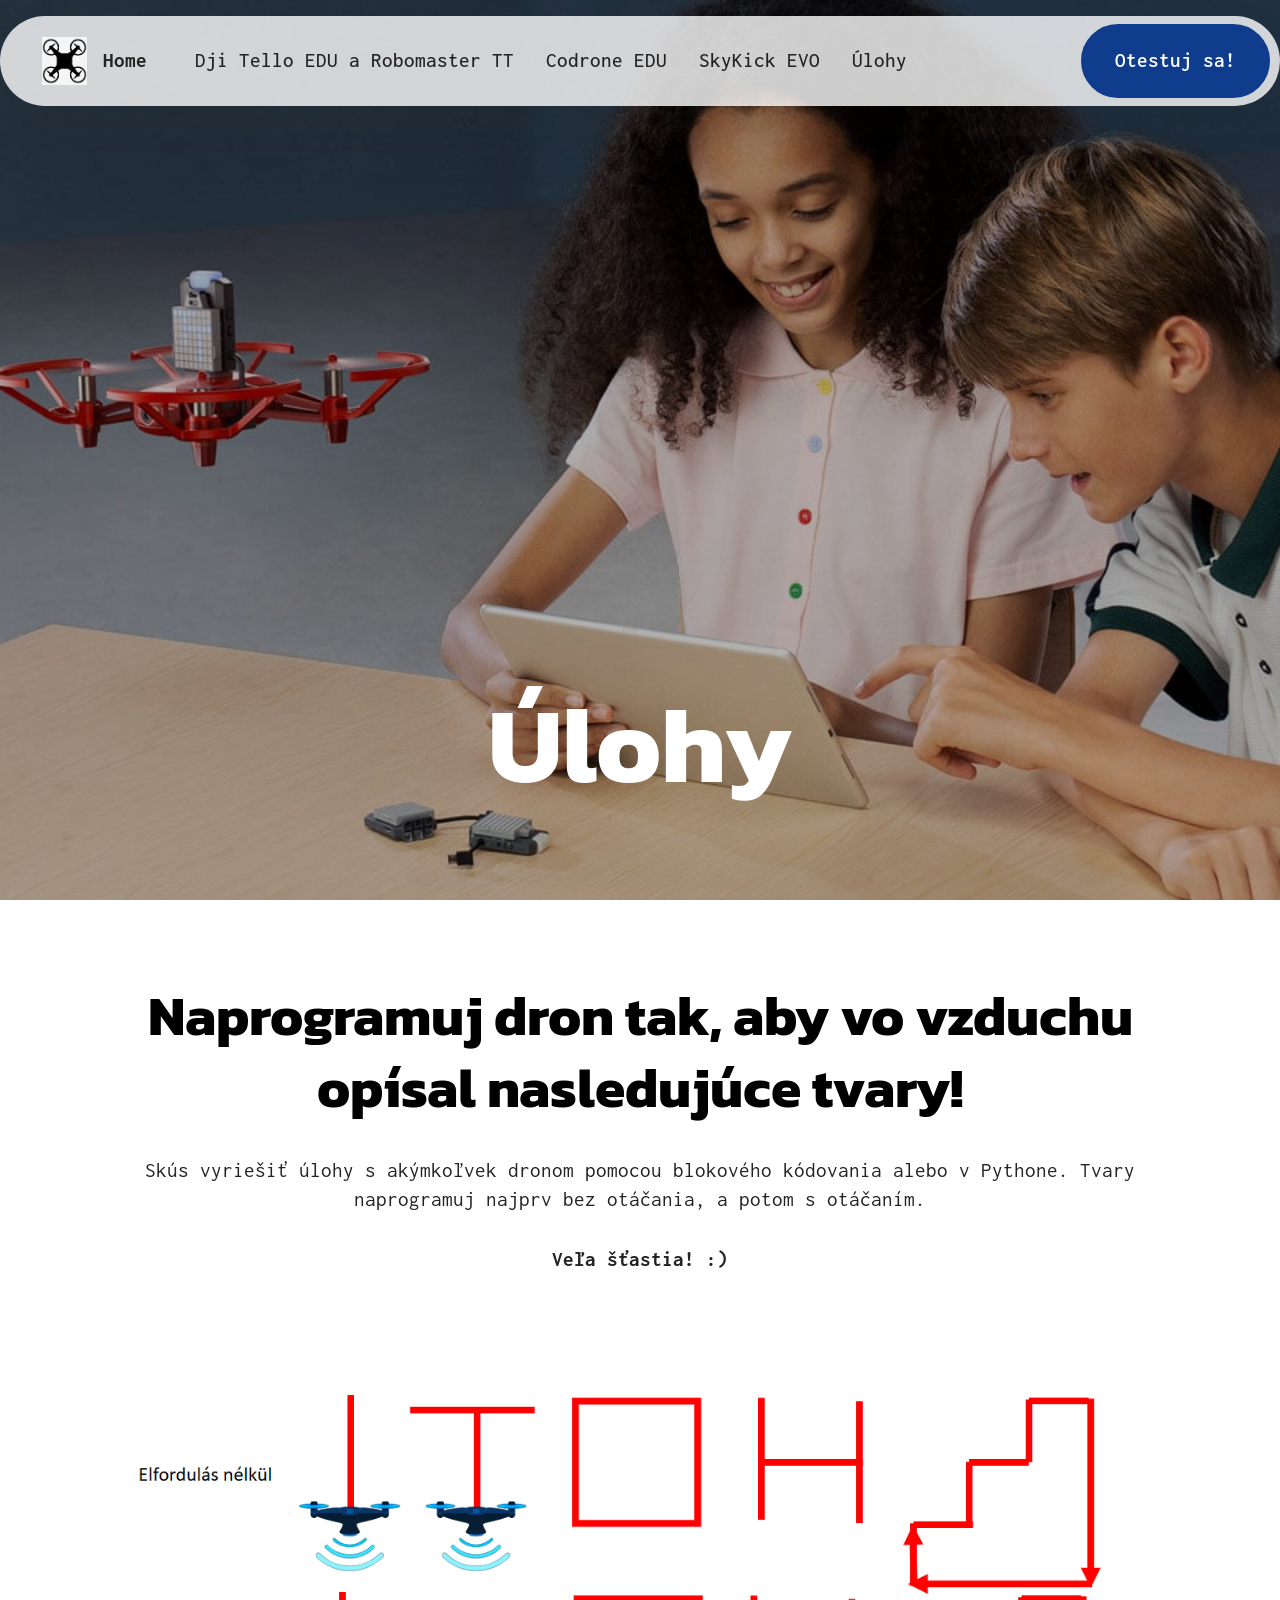
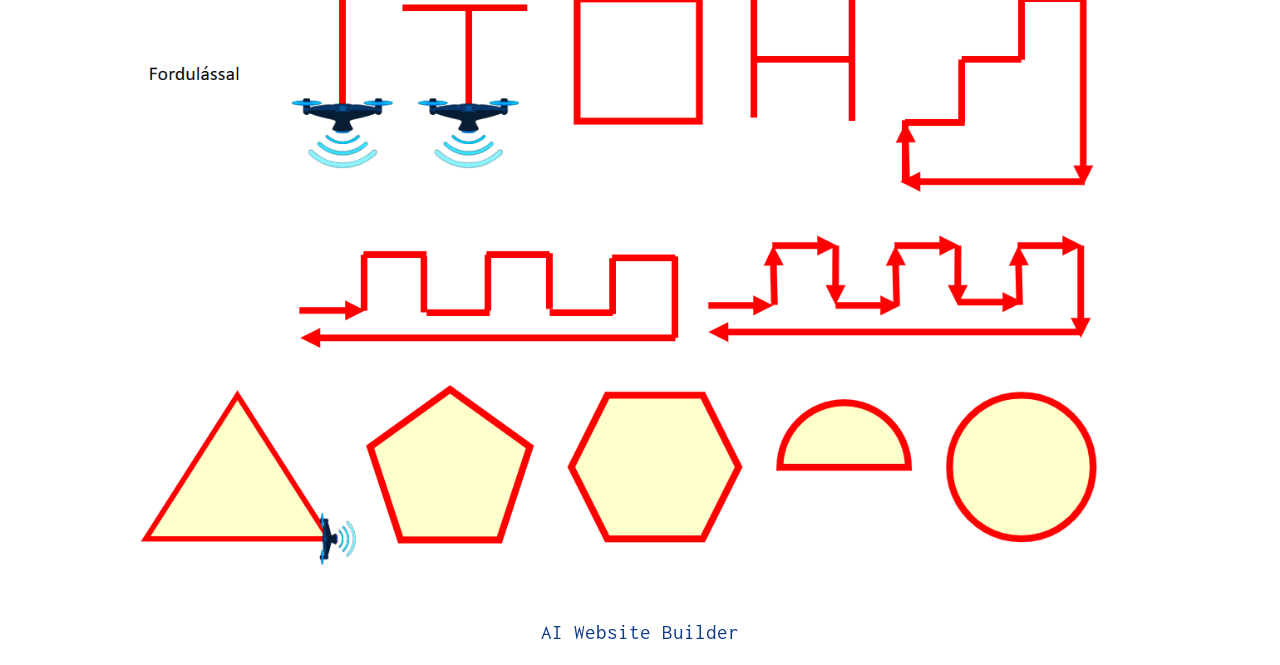
<file: ulohy.html>
<!DOCTYPE html>
<html  >
<head>
  <meta charset="UTF-8">
  <meta http-equiv="X-UA-Compatible" content="IE=edge">
  <meta name="generator" content="Mobirise v6.1.5, mobirise.com">
  <meta name="viewport" content="width=device-width, initial-scale=1, minimum-scale=1">
  <link rel="shortcut icon" href="assets/images/dron.png" type="image/x-icon">
  <meta name="description" content="">
  
  
  <title>Úlohy</title>
  <link rel="stylesheet" href="assets/web/assets/mobirise-icons2/mobirise2.css">
  <link rel="stylesheet" href="assets/bootstrap/css/bootstrap.min.css">
  <link rel="stylesheet" href="assets/parallax/jarallax.css">
  <link rel="stylesheet" href="assets/dropdown/css/style.css">
  <link rel="stylesheet" href="assets/theme/css/style.css">
  <link rel="preload" href="https://fonts.googleapis.com/css?family=Kanit:100,100i,200,200i,300,300i,400,400i,500,500i,600,600i,700,700i,800,800i,900,900i&display=swap" as="style" onload="this.onload=null;this.rel='stylesheet'">
  <noscript><link rel="stylesheet" href="https://fonts.googleapis.com/css?family=Kanit:100,100i,200,200i,300,300i,400,400i,500,500i,600,600i,700,700i,800,800i,900,900i&display=swap"></noscript>
  <link rel="preload" href="https://fonts.googleapis.com/css?family=Inconsolata:200,300,400,500,600,700,800,900&display=swap" as="style" onload="this.onload=null;this.rel='stylesheet'">
  <noscript><link rel="stylesheet" href="https://fonts.googleapis.com/css?family=Inconsolata:200,300,400,500,600,700,800,900&display=swap"></noscript>
  <link rel="preload" as="style" href="assets/mobirise/css/mbr-additional.css?v=wypk0l"><link rel="stylesheet" href="assets/mobirise/css/mbr-additional.css?v=wypk0l" type="text/css">

  
  
  
</head>
<body>
  
  <section data-bs-version="5.1" class="menu menu1 cid-v8MM1x1CFx" once="menu" id="menu01-4k">
	

	<nav class="navbar navbar-dropdown navbar-fixed-top navbar-expand-lg">
		<div class="container">
			<div class="navbar-brand">
				<span class="navbar-logo">
					
						<img src="assets/images/dron.png" alt="Home" style="height: 3rem;">
					
				</span>
				<span class="navbar-caption-wrap"><a class="navbar-caption text-black display-4" href="index.html">Home</a></span>
			</div>
			<button class="navbar-toggler" type="button" data-toggle="collapse" data-bs-toggle="collapse" data-target="#navbarSupportedContent" data-bs-target="#navbarSupportedContent" aria-controls="navbarNavAltMarkup" aria-expanded="false" aria-label="Toggle navigation">
				<div class="hamburger">
					<span></span>
					<span></span>
					<span></span>
					<span></span>
				</div>
			</button>
			<div class="collapse navbar-collapse" id="navbarSupportedContent">
				<ul class="navbar-nav nav-dropdown" data-app-modern-menu="true"><li class="nav-item">
						<a class="nav-link link text-black display-4" href="dji_sk.html">Dji Tello EDU a Robomaster TT</a>
					</li>
					<li class="nav-item">
						<a class="nav-link link text-black display-4" href="codrone_sk.html" aria-expanded="false">Codrone EDU</a>
					</li>
					<li class="nav-item">
						<a class="nav-link link text-black display-4" href="skykick_sk.html">SkyKick EVO</a>
					</li><li class="nav-item"><a class="nav-link link text-black display-4" href="ulohy.html">Úlohy</a></li></ul>
				
				<div class="navbar-buttons mbr-section-btn"><a class="btn btn-primary display-4" href="https://forms.office.com/e/mPvUEwVcV7" target="_blank"> Otestuj sa!</a></div>
			</div>
		</div>
	</nav>
</section>

<section data-bs-version="5.1" class="header16 cid-v8MM1xvz27 mbr-fullscreen mbr-parallax-background" id="header17-4l">
  
  <div class="mbr-overlay" style="opacity: 0.3; background-color: rgb(0, 0, 0);"></div>
  <div class="container-fluid">
    <div class="row">
      <div class="content-wrap col-12 col-md-12">
        <h1 class="mbr-section-title mbr-fonts-style mbr-white mb-4 display-1">
          <strong><br>Úlohy</strong></h1>
        
        
        
      </div>
    </div>
  </div>
</section>

<section data-bs-version="5.1" class="article14 cid-v8MNk5Gv4J" id="article14-4s">
    
    <div class="container">
        <div class="row justify-content-center">
            <div class="col-md-12 col-lg-10">
                <h3 class="mbr-section-title mbr-fonts-style display-2"><strong>Naprogramuj dron tak, aby vo vzduchu opísal nasledujúce tvary!</strong></h3>
                <p class="mbr-section-subtitle mbr-fonts-style mt-4 display-7">Skús vyriešiť úlohy s akýmkoľvek dronom pomocou blokového kódovania alebo v Pythone. Tvary naprogramuj najprv bez otáčania, a potom s otáčaním.<br><br><strong>Veľa šťastia! :)</strong></p>
            </div>
        </div>
    </div>
</section>

<section data-bs-version="5.1" class="image03 cid-v8MNUsiNwh" id="image04-4t">
    

    <div class="image-block m-auto">
        <img src="assets/images/screenshot202026-01-1920221515-1540x999.png" alt="feladatok">
        
    </div>
</section><section class="display-7" style="padding: 0;align-items: center;justify-content: center;flex-wrap: wrap;    align-content: center;display: flex;position: relative;height: 4rem;"><a href="https://mobiri.se/" style="flex: 1 1;height: 4rem;position: absolute;width: 100%;z-index: 1;"><img alt="" style="height: 4rem;" src="[data-uri]"></a><p style="margin: 0;text-align: center;" class="display-7">&#8204;</p><a style="z-index:1" href="https://mobirise.com/builder/ai-website-maker.html">AI Website Builder</a></section><script src="assets/bootstrap/js/bootstrap.bundle.min.js"></script>  <script src="assets/parallax/jarallax.js"></script>  <script src="assets/smoothscroll/smooth-scroll.js"></script>  <script src="assets/ytplayer/index.js"></script>  <script src="assets/dropdown/js/navbar-dropdown.js"></script>  <script src="assets/theme/js/script.js"></script>  
  
  
</body>
</html>
</file>
<file: assets/web/assets/mobirise-icons2/mobirise2.css>
@font-face {
  font-family: 'Moririse2';
  font-display: swap;
  src:  url('mobirise2.eot?f2bix4');
  src:  url('mobirise2.eot?f2bix4#iefix') format('embedded-opentype'),
    url('mobirise2.woff2?f2bix4') format('woff2'),
    url('mobirise2.woff?f2bix4') format('woff'),
    url('mobirise2.ttf?f2bix4') format('truetype'),
    url('mobirise2.svg?f2bix4#mobirise2') format('svg');
  font-weight: normal;
  font-style: normal;
}

[class^="mobi-"], [class*=" mobi-"] {
  /* use !important to prevent issues with browser extensions that change fonts */
  font-family: 'Moririse2' !important;
  speak: none;
  font-style: normal;
  font-weight: normal;
  font-variant: normal;
  text-transform: none;
  line-height: 1;

  /* Better Font Rendering =========== */
  -webkit-font-smoothing: antialiased;
  -moz-osx-font-smoothing: grayscale;
}

.mobi-mbri-add-submenu:before {
  content: "\e900";
}
.mobi-mbri-alert:before {
  content: "\e901";
}
.mobi-mbri-align-center:before {
  content: "\e902";
}
.mobi-mbri-align-justify:before {
  content: "\e903";
}
.mobi-mbri-align-left:before {
  content: "\e904";
}
.mobi-mbri-align-right:before {
  content: "\e905";
}
.mobi-mbri-android:before {
  content: "\e906";
}
.mobi-mbri-apple:before {
  content: "\e907";
}
.mobi-mbri-arrow-down:before {
  content: "\e908";
}
.mobi-mbri-arrow-next:before {
  content: "\e909";
}
.mobi-mbri-arrow-prev:before {
  content: "\e90a";
}
.mobi-mbri-arrow-up:before {
  content: "\e90b";
}
.mobi-mbri-bold:before {
  content: "\e90c";
}
.mobi-mbri-bookmark:before {
  content: "\e90d";
}
.mobi-mbri-bootstrap:before {
  content: "\e90e";
}
.mobi-mbri-briefcase:before {
  content: "\e90f";
}
.mobi-mbri-browse:before {
  content: "\e910";
}
.mobi-mbri-bulleted-list:before {
  content: "\e911";
}
.mobi-mbri-calendar:before {
  content: "\e912";
}
.mobi-mbri-camera:before {
  content: "\e913";
}
.mobi-mbri-cart-add:before {
  content: "\e914";
}
.mobi-mbri-cart-full:before {
  content: "\e915";
}
.mobi-mbri-cash:before {
  content: "\e916";
}
.mobi-mbri-change-style:before {
  content: "\e917";
}
.mobi-mbri-chat:before {
  content: "\e918";
}
.mobi-mbri-clock:before {
  content: "\e919";
}
.mobi-mbri-close:before {
  content: "\e91a";
}
.mobi-mbri-cloud:before {
  content: "\e91b";
}
.mobi-mbri-code:before {
  content: "\e91c";
}
.mobi-mbri-contact-form:before {
  content: "\e91d";
}
.mobi-mbri-credit-card:before {
  content: "\e91e";
}
.mobi-mbri-cursor-click:before {
  content: "\e91f";
}
.mobi-mbri-cust-feedback:before {
  content: "\e920";
}
.mobi-mbri-database:before {
  content: "\e921";
}
.mobi-mbri-delivery:before {
  content: "\e922";
}
.mobi-mbri-desktop:before {
  content: "\e923";
}
.mobi-mbri-devices:before {
  content: "\e924";
}
.mobi-mbri-down:before {
  content: "\e925";
}
.mobi-mbri-download-2:before {
  content: "\e926";
}
.mobi-mbri-download:before {
  content: "\e927";
}
.mobi-mbri-drag-n-drop-2:before {
  content: "\e928";
}
.mobi-mbri-drag-n-drop:before {
  content: "\e929";
}
.mobi-mbri-edit-2:before {
  content: "\e92a";
}
.mobi-mbri-edit:before {
  content: "\e92b";
}
.mobi-mbri-error:before {
  content: "\e92c";
}
.mobi-mbri-extension:before {
  content: "\e92d";
}
.mobi-mbri-features:before {
  content: "\e92e";
}
.mobi-mbri-file:before {
  content: "\e92f";
}
.mobi-mbri-flag:before {
  content: "\e930";
}
.mobi-mbri-folder:before {
  content: "\e931";
}
.mobi-mbri-gift:before {
  content: "\e932";
}
.mobi-mbri-github:before {
  content: "\e933";
}
.mobi-mbri-globe-2:before {
  content: "\e934";
}
.mobi-mbri-globe:before {
  content: "\e935";
}
.mobi-mbri-growing-chart:before {
  content: "\e936";
}
.mobi-mbri-hearth:before {
  content: "\e937";
}
.mobi-mbri-help:before {
  content: "\e938";
}
.mobi-mbri-home:before {
  content: "\e939";
}
.mobi-mbri-hot-cup:before {
  content: "\e93a";
}
.mobi-mbri-idea:before {
  content: "\e93b";
}
.mobi-mbri-image-gallery:before {
  content: "\e93c";
}
.mobi-mbri-image-slider:before {
  content: "\e93d";
}
.mobi-mbri-info:before {
  content: "\e93e";
}
.mobi-mbri-italic:before {
  content: "\e93f";
}
.mobi-mbri-key:before {
  content: "\e940";
}
.mobi-mbri-laptop:before {
  content: "\e941";
}
.mobi-mbri-layers:before {
  content: "\e942";
}
.mobi-mbri-left-right:before {
  content: "\e943";
}
.mobi-mbri-left:before {
  content: "\e944";
}
.mobi-mbri-letter:before {
  content: "\e945";
}
.mobi-mbri-like:before {
  content: "\e946";
}
.mobi-mbri-link:before {
  content: "\e947";
}
.mobi-mbri-lock:before {
  content: "\e948";
}
.mobi-mbri-login:before {
  content: "\e949";
}
.mobi-mbri-logout:before {
  content: "\e94a";
}
.mobi-mbri-magic-stick:before {
  content: "\e94b";
}
.mobi-mbri-map-pin:before {
  content: "\e94c";
}
.mobi-mbri-menu:before {
  content: "\e94d";
}
.mobi-mbri-mobile-2:before {
  content: "\e94e";
}
.mobi-mbri-mobile-horizontal:before {
  content: "\e94f";
}
.mobi-mbri-mobile:before {
  content: "\e950";
}
.mobi-mbri-mobirise:before {
  content: "\e951";
}
.mobi-mbri-more-horizontal:before {
  content: "\e952";
}
.mobi-mbri-more-vertical:before {
  content: "\e953";
}
.mobi-mbri-music:before {
  content: "\e954";
}
.mobi-mbri-new-file:before {
  content: "\e955";
}
.mobi-mbri-numbered-list:before {
  content: "\e956";
}
.mobi-mbri-opened-folder:before {
  content: "\e957";
}
.mobi-mbri-pages:before {
  content: "\e958";
}
.mobi-mbri-paper-plane:before {
  content: "\e959";
}
.mobi-mbri-paperclip:before {
  content: "\e95a";
}
.mobi-mbri-phone:before {
  content: "\e95b";
}
.mobi-mbri-photo:before {
  content: "\e95c";
}
.mobi-mbri-photos:before {
  content: "\e95d";
}
.mobi-mbri-pin:before {
  content: "\e95e";
}
.mobi-mbri-play:before {
  content: "\e95f";
}
.mobi-mbri-plus:before {
  content: "\e960";
}
.mobi-mbri-preview:before {
  content: "\e961";
}
.mobi-mbri-print:before {
  content: "\e962";
}
.mobi-mbri-protect:before {
  content: "\e963";
}
.mobi-mbri-question:before {
  content: "\e964";
}
.mobi-mbri-quote-left:before {
  content: "\e965";
}
.mobi-mbri-quote-right:before {
  content: "\e966";
}
.mobi-mbri-redo:before {
  content: "\e967";
}
.mobi-mbri-refresh:before {
  content: "\e968";
}
.mobi-mbri-responsive-2:before {
  content: "\e969";
}
.mobi-mbri-responsive:before {
  content: "\e96a";
}
.mobi-mbri-right:before {
  content: "\e96b";
}
.mobi-mbri-rocket:before {
  content: "\e96c";
}
.mobi-mbri-sad-face:before {
  content: "\e96d";
}
.mobi-mbri-sale:before {
  content: "\e96e";
}
.mobi-mbri-save:before {
  content: "\e96f";
}
.mobi-mbri-search:before {
  content: "\e970";
}
.mobi-mbri-setting-2:before {
  content: "\e971";
}
.mobi-mbri-setting-3:before {
  content: "\e972";
}
.mobi-mbri-setting:before {
  content: "\e973";
}
.mobi-mbri-share:before {
  content: "\e974";
}
.mobi-mbri-shopping-bag:before {
  content: "\e975";
}
.mobi-mbri-shopping-basket:before {
  content: "\e976";
}
.mobi-mbri-shopping-cart:before {
  content: "\e977";
}
.mobi-mbri-sites:before {
  content: "\e978";
}
.mobi-mbri-smile-face:before {
  content: "\e979";
}
.mobi-mbri-speed:before {
  content: "\e97a";
}
.mobi-mbri-star:before {
  content: "\e97b";
}
.mobi-mbri-success:before {
  content: "\e97c";
}
.mobi-mbri-sun:before {
  content: "\e97d";
}
.mobi-mbri-sun2:before {
  content: "\e97e";
}
.mobi-mbri-tablet-vertical:before {
  content: "\e97f";
}
.mobi-mbri-tablet:before {
  content: "\e980";
}
.mobi-mbri-target:before {
  content: "\e981";
}
.mobi-mbri-timer:before {
  content: "\e982";
}
.mobi-mbri-to-ftp:before {
  content: "\e983";
}
.mobi-mbri-to-local-drive:before {
  content: "\e984";
}
.mobi-mbri-touch-swipe:before {
  content: "\e985";
}
.mobi-mbri-touch:before {
  content: "\e986";
}
.mobi-mbri-trash:before {
  content: "\e987";
}
.mobi-mbri-underline:before {
  content: "\e988";
}
.mobi-mbri-undo:before {
  content: "\e989";
}
.mobi-mbri-unlink:before {
  content: "\e98a";
}
.mobi-mbri-unlock:before {
  content: "\e98b";
}
.mobi-mbri-up-down:before {
  content: "\e98c";
}
.mobi-mbri-up:before {
  content: "\e98d";
}
.mobi-mbri-update:before {
  content: "\e98e";
}
.mobi-mbri-upload-2:before {
  content: "\e98f";
}
.mobi-mbri-upload:before {
  content: "\e990";
}
.mobi-mbri-user-2:before {
  content: "\e991";
}
.mobi-mbri-user:before {
  content: "\e992";
}
.mobi-mbri-users:before {
  content: "\e993";
}
.mobi-mbri-video-play:before {
  content: "\e994";
}
.mobi-mbri-video:before {
  content: "\e995";
}
.mobi-mbri-watch:before {
  content: "\e996";
}
.mobi-mbri-website-theme-2:before {
  content: "\e997";
}
.mobi-mbri-website-theme:before {
  content: "\e998";
}
.mobi-mbri-wifi:before {
  content: "\e999";
}
.mobi-mbri-windows:before {
  content: "\e99a";
}
.mobi-mbri-zoom-in:before {
  content: "\e99b";
}
.mobi-mbri-zoom-out:before {
  content: "\e99c";
}
</file>
<file: assets/parallax/jarallax.css>
.jarallax {
    position: relative;
    z-index: 0;
}
.jarallax > .jarallax-img {
    position: absolute;
    object-fit: cover;
    /* support for plugin https://github.com/bfred-it/object-fit-images */
    font-family: 'object-fit: cover;';
    top: 0;
    left: 0;
    width: 100%;
    height: 100%;
    z-index: -1;
}
</file>
<file: assets/dropdown/css/style.css>
.navbar-dropdown {
  left: 0;
  padding: 0;
  position: absolute;
  right: 0;
  top: 0;
  transition: all 0.45s ease;
  z-index: 1030;
  background: #282828; }
  .navbar-dropdown .navbar-logo {
    margin-right: 0.8rem;
    transition: margin 0.3s ease-in-out;
    vertical-align: middle; }
    .navbar-dropdown .navbar-logo img {
      height: 3.125rem;
      transition: all 0.3s ease-in-out; }
    .navbar-dropdown .navbar-logo.mbr-iconfont {
      font-size: 3.125rem;
      line-height: 3.125rem; }
  .navbar-dropdown .navbar-caption {
    font-weight: 700;
    white-space: normal;
    vertical-align: -4px;
    line-height: 3.125rem !important; }
    .navbar-dropdown .navbar-caption, .navbar-dropdown .navbar-caption:hover {
      color: inherit;
      text-decoration: none; }
  .navbar-dropdown .mbr-iconfont + .navbar-caption {
    vertical-align: -1px; }
  .navbar-dropdown.navbar-fixed-top {
    position: fixed; }
  .navbar-dropdown .navbar-brand span {
    vertical-align: -4px; }
  .navbar-dropdown.bg-color.transparent {
    background: none; }
  .navbar-dropdown.navbar-short .navbar-brand {
    padding: 0.625rem 0; }
    .navbar-dropdown.navbar-short .navbar-brand span {
      vertical-align: -1px; }
  .navbar-dropdown.navbar-short .navbar-caption {
    line-height: 2.375rem !important;
    vertical-align: -2px; }
  .navbar-dropdown.navbar-short .navbar-logo {
    margin-right: 0.5rem; }
    .navbar-dropdown.navbar-short .navbar-logo img {
      height: 2.375rem; }
    .navbar-dropdown.navbar-short .navbar-logo.mbr-iconfont {
      font-size: 2.375rem;
      line-height: 2.375rem; }
  .navbar-dropdown.navbar-short .mbr-table-cell {
    height: 3.625rem; }
  .navbar-dropdown .navbar-close {
    left: 0.6875rem;
    position: fixed;
    top: 0.75rem;
    z-index: 1000; }
  .navbar-dropdown .hamburger-icon {
    content: "";
    display: inline-block;
    vertical-align: middle;
    width: 16px;
    -webkit-box-shadow: 0 -6px 0 1px #282828,0 0 0 1px #282828,0 6px 0 1px #282828;
    -moz-box-shadow: 0 -6px 0 1px #282828,0 0 0 1px #282828,0 6px 0 1px #282828;
    box-shadow: 0 -6px 0 1px #282828,0 0 0 1px #282828,0 6px 0 1px #282828; }

.dropdown-menu .dropdown-toggle[data-toggle="dropdown-submenu"]::after {
  border-bottom: 0.35em solid transparent;
  border-left: 0.35em solid;
  border-right: 0;
  border-top: 0.35em solid transparent;
  margin-left: 0.3rem; }

.dropdown-menu .dropdown-item:focus {
  outline: 0; }

.nav-dropdown {
  font-size: 0.75rem;
  font-weight: 500;
  height: auto !important; }
  .nav-dropdown .nav-btn {
    padding-left: 1rem; }
  .nav-dropdown .link {
    margin: .667em 1.667em;
    font-weight: 500;
    padding: 0;
    transition: color .2s ease-in-out; }
    .nav-dropdown .link.dropdown-toggle {
      margin-right: 2.583em; }
      .nav-dropdown .link.dropdown-toggle::after {
        margin-left: .25rem;
        border-top: 0.35em solid;
        border-right: 0.35em solid transparent;
        border-left: 0.35em solid transparent;
        border-bottom: 0; }
      .nav-dropdown .link.dropdown-toggle[aria-expanded="true"] {
        margin: 0;
        padding: 0.667em 3.263em  0.667em 1.667em; }
  .nav-dropdown .link::after,
  .nav-dropdown .dropdown-item::after {
    color: inherit; }
  .nav-dropdown .btn {
    font-size: 0.75rem;
    font-weight: 700;
    letter-spacing: 0;
    margin-bottom: 0;
    padding-left: 1.25rem;
    padding-right: 1.25rem; }
  .nav-dropdown .dropdown-menu {
    border-radius: 0;
    border: 0;
    left: 0;
    margin: 0;
    padding-bottom: 1.25rem;
    padding-top: 1.25rem;
    position: relative; }
  .nav-dropdown .dropdown-submenu {
    margin-left: 0.125rem;
    top: 0; }
  .nav-dropdown .dropdown-item {
    font-weight: 500;
    line-height: 2;
    padding: 0.3846em 4.615em 0.3846em 1.5385em;
    position: relative;
    transition: color .2s ease-in-out, background-color .2s ease-in-out; }
    .nav-dropdown .dropdown-item::after {
      margin-top: -0.3077em;
      position: absolute;
      right: 1.1538em;
      top: 50%; }
    .nav-dropdown .dropdown-item:focus, .nav-dropdown .dropdown-item:hover {
      background: none; }

@media (max-width: 767px) {
  .nav-dropdown.navbar-toggleable-sm {
    bottom: 0;
    display: none;
    left: 0;
    overflow-x: hidden;
    position: fixed;
    top: 0;
    transform: translateX(-100%);
    -ms-transform: translateX(-100%);
    -webkit-transform: translateX(-100%);
    width: 18.75rem;
    z-index: 999; } }
.nav-dropdown.navbar-toggleable-xl {
  bottom: 0;
  display: none;
  left: 0;
  overflow-x: hidden;
  position: fixed;
  top: 0;
  transform: translateX(-100%);
  -ms-transform: translateX(-100%);
  -webkit-transform: translateX(-100%);
  width: 18.75rem;
  z-index: 999; }

.nav-dropdown-sm {
  display: block !important;
  overflow-x: hidden;
  overflow: auto;
  padding-top: 3.875rem; }
  .nav-dropdown-sm::after {
    content: "";
    display: block;
    height: 3rem;
    width: 100%; }
  .nav-dropdown-sm.collapse.in ~ .navbar-close {
    display: block !important; }
  .nav-dropdown-sm.collapsing, .nav-dropdown-sm.collapse.in {
    transform: translateX(0);
    -ms-transform: translateX(0);
    -webkit-transform: translateX(0);
    transition: all 0.25s ease-out;
    -webkit-transition: all 0.25s ease-out;
    background: #282828; }
  .nav-dropdown-sm.collapsing[aria-expanded="false"] {
    transform: translateX(-100%);
    -ms-transform: translateX(-100%);
    -webkit-transform: translateX(-100%); }
  .nav-dropdown-sm .nav-item {
    display: block;
    margin-left: 0 !important;
    padding-left: 0; }
  .nav-dropdown-sm .link,
  .nav-dropdown-sm .dropdown-item {
    border-top: 1px dotted rgba(255, 255, 255, 0.1);
    font-size: 0.8125rem;
    line-height: 1.6;
    margin: 0 !important;
    padding: 0.875rem 2.4rem 0.875rem 1.5625rem !important;
    position: relative;
    white-space: normal; }
    .nav-dropdown-sm .link:focus, .nav-dropdown-sm .link:hover,
    .nav-dropdown-sm .dropdown-item:focus,
    .nav-dropdown-sm .dropdown-item:hover {
      background: rgba(0, 0, 0, 0.2) !important;
      color: #c0a375; }
  .nav-dropdown-sm .nav-btn {
    position: relative;
    padding: 1.5625rem 1.5625rem 0 1.5625rem; }
    .nav-dropdown-sm .nav-btn::before {
      border-top: 1px dotted rgba(255, 255, 255, 0.1);
      content: "";
      left: 0;
      position: absolute;
      top: 0;
      width: 100%; }
    .nav-dropdown-sm .nav-btn + .nav-btn {
      padding-top: 0.625rem; }
      .nav-dropdown-sm .nav-btn + .nav-btn::before {
        display: none; }
  .nav-dropdown-sm .btn {
    padding: 0.625rem 0; }
  .nav-dropdown-sm .dropdown-toggle[data-toggle="dropdown-submenu"]::after {
    margin-left: .25rem;
    border-top: 0.35em solid;
    border-right: 0.35em solid transparent;
    border-left: 0.35em solid transparent;
    border-bottom: 0; }
  .nav-dropdown-sm .dropdown-toggle[data-toggle="dropdown-submenu"][aria-expanded="true"]::after {
    border-top: 0;
    border-right: 0.35em solid transparent;
    border-left: 0.35em solid transparent;
    border-bottom: 0.35em solid; }
  .nav-dropdown-sm .dropdown-menu {
    margin: 0;
    padding: 0;
    position: relative;
    top: 0;
    left: 0;
    width: 100%;
    border: 0;
    float: none;
    border-radius: 0;
    background: none; }
  .nav-dropdown-sm .dropdown-submenu {
    left: 100%;
    margin-left: 0.125rem;
    margin-top: -1.25rem;
    top: 0; }

.navbar-toggleable-sm .nav-dropdown .dropdown-menu {
  position: absolute; }

.navbar-toggleable-sm .nav-dropdown .dropdown-submenu {
  left: 100%;
  margin-left: 0.125rem;
  margin-top: -1.25rem;
  top: 0; }

.navbar-toggleable-sm.opened .nav-dropdown .dropdown-menu {
  position: relative; }

.navbar-toggleable-sm.opened .nav-dropdown .dropdown-submenu {
  left: 0;
  margin-left: 00rem;
  margin-top: 0rem;
  top: 0; }

.is-builder .nav-dropdown.collapsing {
  transition: none !important; }
</file>
<file: assets/theme/css/style.css>
@charset "UTF-8";
section {
  background-color: #ffffff;
}

body {
  font-style: normal;
  line-height: 1.5;
  font-weight: 400;
  color: #232323;
  position: relative;
}

button {
  background-color: transparent;
  border-color: transparent;
}

.embla__button,
.carousel-control {
  background-color: #edefea !important;
  opacity: 0.8 !important;
  color: #464845 !important;
  border-color: #edefea !important;
}

.carousel .close,
.modalWindow .close {
  background-color: #edefea !important;
  color: #464845 !important;
  border-color: #edefea !important;
  opacity: 0.8 !important;
}

.carousel .close:hover,
.modalWindow .close:hover {
  opacity: 1 !important;
}

.carousel-indicators li {
  background-color: #edefea !important;
  border: 2px solid #464845 !important;
}

.carousel-indicators li:hover,
.carousel-indicators li:active {
  opacity: 0.8 !important;
}

.embla__button:hover,
.carousel-control:hover {
  background-color: #edefea !important;
  opacity: 1 !important;
}

.modalWindow-video-container {
  height: 80%;
}

section,
.container,
.container-fluid {
  position: relative;
  word-wrap: break-word;
}

a.mbr-iconfont:hover {
  text-decoration: none;
}

.article .lead p,
.article .lead ul,
.article .lead ol,
.article .lead pre,
.article .lead blockquote {
  margin-bottom: 0;
}

a {
  font-style: normal;
  font-weight: 400;
  cursor: pointer;
}
a, a:hover {
  text-decoration: none;
}

.mbr-section-title {
  font-style: normal;
  line-height: 1.3;
}

.mbr-section-subtitle {
  line-height: 1.3;
}

.mbr-text {
  font-style: normal;
  line-height: 1.7;
}

h1,
h2,
h3,
h4,
h5,
h6,
.display-1,
.display-2,
.display-4,
.display-5,
.display-7,
span,
p,
a {
  line-height: 1;
  word-break: break-word;
  word-wrap: break-word;
  font-weight: 400;
}

b,
strong {
  font-weight: bold;
}

input:-webkit-autofill, input:-webkit-autofill:hover, input:-webkit-autofill:focus, input:-webkit-autofill:active {
  transition-delay: 9999s;
  -webkit-transition-property: background-color, color;
  transition-property: background-color, color;
}

textarea[type=hidden] {
  display: none;
}

section {
  background-position: 50% 50%;
  background-repeat: no-repeat;
  background-size: cover;
}
section .mbr-background-video,
section .mbr-background-video-preview {
  position: absolute;
  bottom: 0;
  left: 0;
  right: 0;
  top: 0;
}

.hidden {
  visibility: hidden;
}

.mbr-z-index20 {
  z-index: 20;
}

/*! Base colors */
.mbr-white {
  color: #ffffff;
}

.mbr-black {
  color: #111111;
}

.mbr-bg-white {
  background-color: #ffffff;
}

.mbr-bg-black {
  background-color: #000000;
}

/*! Text-aligns */
.align-left {
  text-align: left;
}

.align-center {
  text-align: center;
}

.align-right {
  text-align: right;
}

/*! Font-weight  */
.mbr-light {
  font-weight: 300;
}

.mbr-regular {
  font-weight: 400;
}

.mbr-semibold {
  font-weight: 500;
}

.mbr-bold {
  font-weight: 700;
}

/*! Media  */
.media-content {
  flex-basis: 100%;
}

.media-container-row {
  display: flex;
  flex-direction: row;
  flex-wrap: wrap;
  justify-content: center;
  align-content: center;
  align-items: start;
}
.media-container-row .media-size-item {
  width: 400px;
}

.media-container-column {
  display: flex;
  flex-direction: column;
  flex-wrap: wrap;
  justify-content: center;
  align-content: center;
  align-items: stretch;
}
.media-container-column > * {
  width: 100%;
}

@media (min-width: 992px) {
  .media-container-row {
    flex-wrap: nowrap;
  }
}
figure {
  margin-bottom: 0;
  overflow: hidden;
}

figure[mbr-media-size] {
  transition: width 0.1s;
}

img,
iframe {
  display: block;
  width: 100%;
}

.card {
  background-color: transparent;
  border: none;
}

.card-box {
  width: 100%;
}

.card-img {
  text-align: center;
  flex-shrink: 0;
  -webkit-flex-shrink: 0;
}

.media {
  max-width: 100%;
  margin: 0 auto;
}

.mbr-figure {
  align-self: center;
}

.media-container > div {
  max-width: 100%;
}

.mbr-figure img,
.card-img img {
  width: 100%;
}

@media (max-width: 991px) {
  .media-size-item {
    width: auto !important;
  }
  .media {
    width: auto;
  }
  .mbr-figure {
    width: 100% !important;
  }
}
/*! Buttons */
.mbr-section-btn {
  margin-left: -0.6rem;
  margin-right: -0.6rem;
  font-size: 0;
}

.btn {
  font-weight: 600;
  border-width: 1px;
  font-style: normal;
  margin: 0.6rem 0.6rem;
  white-space: normal;
  transition: all 0.2s ease-in-out;
  display: inline-flex;
  align-items: center;
  justify-content: center;
  word-break: break-word;
}

.btn-sm {
  font-weight: 600;
  letter-spacing: 0px;
  transition: all 0.3s ease-in-out;
}

.btn-md {
  font-weight: 600;
  letter-spacing: 0px;
  transition: all 0.3s ease-in-out;
}

.btn-lg {
  font-weight: 600;
  letter-spacing: 0px;
  transition: all 0.3s ease-in-out;
}

.btn-form {
  margin: 0;
}
.btn-form:hover {
  cursor: pointer;
}

nav .mbr-section-btn {
  margin-left: 0rem;
  margin-right: 0rem;
}

/*! Btn icon margin */
.btn .mbr-iconfont,
.btn.btn-sm .mbr-iconfont {
  order: 1;
  cursor: pointer;
  margin-left: 0.5rem;
  vertical-align: sub;
}

.btn.btn-md .mbr-iconfont,
.btn.btn-md .mbr-iconfont {
  margin-left: 0.8rem;
}

.mbr-regular {
  font-weight: 400;
}

.mbr-semibold {
  font-weight: 500;
}

.mbr-bold {
  font-weight: 700;
}

[type=submit] {
  -webkit-appearance: none;
}

/*! Full-screen */
.mbr-fullscreen .mbr-overlay {
  min-height: 100vh;
}

.mbr-fullscreen {
  display: flex;
  display: -moz-flex;
  display: -ms-flex;
  display: -o-flex;
  align-items: center;
  min-height: 100vh;
  padding-top: 3rem;
  padding-bottom: 3rem;
}

/*! Map */
.map {
  height: 25rem;
  position: relative;
}
.map iframe {
  width: 100%;
  height: 100%;
}

/*! Scroll to top arrow */
.mbr-arrow-up {
  bottom: 25px;
  right: 90px;
  position: fixed;
  text-align: right;
  z-index: 5000;
  color: #ffffff;
  font-size: 22px;
}

.mbr-arrow-up a {
  background: rgba(0, 0, 0, 0.2);
  border-radius: 50%;
  color: #fff;
  display: inline-block;
  height: 60px;
  width: 60px;
  border: 2px solid #fff;
  outline-style: none !important;
  position: relative;
  text-decoration: none;
  transition: all 0.3s ease-in-out;
  cursor: pointer;
  text-align: center;
}
.mbr-arrow-up a:hover {
  background-color: rgba(0, 0, 0, 0.4);
}
.mbr-arrow-up a i {
  line-height: 60px;
}

.mbr-arrow-up-icon {
  display: block;
  color: #fff;
}

.mbr-arrow-up-icon::before {
  content: "›";
  display: inline-block;
  font-family: serif;
  font-size: 22px;
  line-height: 1;
  font-style: normal;
  position: relative;
  top: 6px;
  left: -4px;
  transform: rotate(-90deg);
}

/*! Arrow Down */
.mbr-arrow {
  position: absolute;
  bottom: 45px;
  left: 50%;
  width: 60px;
  height: 60px;
  cursor: pointer;
  background-color: rgba(80, 80, 80, 0.5);
  border-radius: 50%;
  transform: translateX(-50%);
}
@media (max-width: 767px) {
  .mbr-arrow {
    display: none;
  }
}
.mbr-arrow > a {
  display: inline-block;
  text-decoration: none;
  outline-style: none;
  animation: arrowdown 1.7s ease-in-out infinite;
  color: #ffffff;
}
.mbr-arrow > a > i {
  position: absolute;
  top: -2px;
  left: 15px;
  font-size: 2rem;
}

#scrollToTop a i::before {
  content: "";
  position: absolute;
  display: block;
  border-bottom: 2.5px solid #fff;
  border-left: 2.5px solid #fff;
  width: 27.8%;
  height: 27.8%;
  left: 50%;
  top: 51%;
  transform: translateY(-30%) translateX(-50%) rotate(135deg);
}

@keyframes arrowdown {
  0% {
    transform: translateY(0px);
  }
  50% {
    transform: translateY(-5px);
  }
  100% {
    transform: translateY(0px);
  }
}
@media (max-width: 500px) {
  .mbr-arrow-up {
    left: 0;
    right: 0;
    text-align: center;
  }
}
/*Gradients animation*/
@keyframes gradient-animation {
  from {
    background-position: 0% 100%;
    animation-timing-function: ease-in-out;
  }
  to {
    background-position: 100% 0%;
    animation-timing-function: ease-in-out;
  }
}
.bg-gradient {
  background-size: 200% 200%;
  animation: gradient-animation 5s infinite alternate;
  -webkit-animation: gradient-animation 5s infinite alternate;
}

.menu .navbar-brand {
  display: -webkit-flex;
}
.menu .navbar-brand span {
  display: flex;
  display: -webkit-flex;
}
.menu .navbar-brand .navbar-caption-wrap {
  display: -webkit-flex;
}
.menu .navbar-brand .navbar-logo img {
  display: -webkit-flex;
  width: auto;
}
@media (min-width: 768px) and (max-width: 991px) {
  .menu .navbar-toggleable-sm .navbar-nav {
    display: -ms-flexbox;
  }
}
@media (max-width: 991px) {
  .menu .navbar-collapse {
    max-height: 93.5vh;
  }
  .menu .navbar-collapse.show {
    overflow: auto;
  }
}
@media (min-width: 992px) {
  .menu .navbar-nav.nav-dropdown {
    display: -webkit-flex;
  }
  .menu .navbar-toggleable-sm .navbar-collapse {
    display: -webkit-flex !important;
  }
  .menu .collapsed .navbar-collapse {
    max-height: 93.5vh;
  }
  .menu .collapsed .navbar-collapse.show {
    overflow: auto;
  }
}
@media (max-width: 767px) {
  .menu .navbar-collapse {
    max-height: 80vh;
  }
}

.nav-link .mbr-iconfont {
  margin-right: 0.5rem;
}

.navbar {
  display: -webkit-flex;
  -webkit-flex-wrap: wrap;
  -webkit-align-items: center;
  -webkit-justify-content: space-between;
}

.navbar-collapse {
  -webkit-flex-basis: 100%;
  -webkit-flex-grow: 1;
  -webkit-align-items: center;
}

.nav-dropdown .link {
  padding: 0.667em 1.667em !important;
  margin: 0 !important;
}

.nav {
  display: -webkit-flex;
  -webkit-flex-wrap: wrap;
}

.row {
  display: -webkit-flex;
  -webkit-flex-wrap: wrap;
}

.justify-content-center {
  -webkit-justify-content: center;
}

.form-inline {
  display: -webkit-flex;
}

.card-wrapper {
  -webkit-flex: 1;
}

.carousel-control {
  z-index: 10;
  display: -webkit-flex;
}

.carousel-controls {
  display: -webkit-flex;
}

.media {
  display: -webkit-flex;
}

.form-group:focus {
  outline: none;
}

.jq-selectbox__select {
  padding: 7px 0;
  position: relative;
}

.jq-selectbox__dropdown {
  overflow: hidden;
  border-radius: 10px;
  position: absolute;
  top: 100%;
  left: 0 !important;
  width: 100% !important;
}

.jq-selectbox__trigger-arrow {
  right: 0;
  transform: translateY(-50%);
}

.jq-selectbox li {
  padding: 1.07em 0.5em;
}

input[type=range] {
  padding-left: 0 !important;
  padding-right: 0 !important;
}

.modal-dialog,
.modal-content {
  height: 100%;
}

.modal-dialog .carousel-inner {
  height: calc(100vh - 1.75rem);
}
@media (max-width: 575px) {
  .modal-dialog .carousel-inner {
    height: calc(100vh - 1rem);
  }
}

.carousel-item {
  text-align: center;
}

.carousel-item img {
  margin: auto;
}

.navbar-toggler {
  align-self: flex-start;
  padding: 0.25rem 0.75rem;
  font-size: 1.25rem;
  line-height: 1;
  background: transparent;
  border: 1px solid transparent;
  border-radius: 0.25rem;
}

.navbar-toggler:focus,
.navbar-toggler:hover {
  text-decoration: none;
  box-shadow: none;
}

.navbar-toggler-icon {
  display: inline-block;
  width: 1.5em;
  height: 1.5em;
  vertical-align: middle;
  content: "";
  background: no-repeat center center;
  background-size: 100% 100%;
}

.navbar-toggler-left {
  position: absolute;
  left: 1rem;
}

.navbar-toggler-right {
  position: absolute;
  right: 1rem;
}

.card-img {
  width: auto;
}

.menu .navbar.collapsed:not(.beta-menu) {
  flex-direction: column;
}

.carousel-item.active,
.carousel-item-next,
.carousel-item-prev {
  display: flex;
}

.note-air-layout .dropup .dropdown-menu,
.note-air-layout .navbar-fixed-bottom .dropdown .dropdown-menu {
  bottom: initial !important;
}

html,
body {
  height: auto;
  min-height: 100vh;
}

.dropup .dropdown-toggle::after {
  display: none;
}

.form-asterisk {
  font-family: initial;
  position: absolute;
  top: -2px;
  font-weight: normal;
}

.form-control-label {
  position: relative;
  cursor: pointer;
  margin-bottom: 0.357em;
  padding: 0;
}

.alert {
  color: #ffffff;
  border-radius: 0;
  border: 0;
  font-size: 1.1rem;
  line-height: 1.5;
  margin-bottom: 1.875rem;
  padding: 1.25rem;
  position: relative;
  text-align: center;
}
.alert.alert-form::after {
  background-color: inherit;
  bottom: -7px;
  content: "";
  display: block;
  height: 14px;
  left: 50%;
  margin-left: -7px;
  position: absolute;
  transform: rotate(45deg);
  width: 14px;
}

.form-control {
  background-color: #ffffff;
  background-clip: border-box;
  color: #232323;
  line-height: 1rem !important;
  height: auto;
  padding: 1.2rem 2rem;
  transition: border-color 0.25s ease 0s;
  border: 1px solid transparent !important;
  border-radius: 4px;
  box-shadow: rgba(0, 0, 0, 0.07) 0px 1px 1px 0px, rgba(0, 0, 0, 0.07) 0px 1px 3px 0px, rgba(0, 0, 0, 0.03) 0px 0px 0px 1px;
}
.form-active .form-control:invalid {
  border-color: red;
}

.row > * {
  padding-right: 1rem;
  padding-left: 1rem;
}

form .row {
  margin-left: -0.6rem;
  margin-right: -0.6rem;
}
form .row [class*=col] {
  padding-left: 0.6rem;
  padding-right: 0.6rem;
}

form .mbr-section-btn {
  padding-left: 0.6rem;
  padding-right: 0.6rem;
}

form .form-check-input {
  margin-top: 0.5;
}

textarea.form-control {
  line-height: 1.5rem !important;
}

.form-group {
  margin-bottom: 1.2rem;
}

.form-control,
form .btn {
  min-height: 48px;
}

.gdpr-block label span.textGDPR input[name=gdpr] {
  top: 7px;
}

.form-control:focus {
  box-shadow: none;
}

:focus {
  outline: none;
}

.mbr-overlay {
  background-color: #000;
  bottom: 0;
  left: 0;
  opacity: 0.5;
  position: absolute;
  right: 0;
  top: 0;
  z-index: 0;
  pointer-events: none;
}

blockquote {
  font-style: italic;
  padding: 3rem;
  font-size: 1.09rem;
  position: relative;
  border-left: 3px solid;
}

ul,
ol,
pre,
blockquote {
  margin-bottom: 2.3125rem;
}

.mt-4 {
  margin-top: 2rem !important;
}

.mb-4 {
  margin-bottom: 2rem !important;
}

.container,
.container-fluid {
  padding-left: 16px;
  padding-right: 16px;
}

.row {
  margin-left: -16px;
  margin-right: -16px;
}
.row > [class*=col] {
  padding-left: 16px;
  padding-right: 16px;
}

@media (min-width: 992px) {
  .container-fluid {
    padding-left: 32px;
    padding-right: 32px;
  }
}
@media (max-width: 991px) {
  .mbr-container {
    padding-left: 16px;
    padding-right: 16px;
  }
}
.app-video-wrapper > img {
  opacity: 1;
}

.app-video-wrapper {
  background: transparent;
}

.item {
  position: relative;
}

.dropdown-menu .dropdown-menu {
  left: 100%;
}

.dropdown-item + .dropdown-menu {
  display: none;
}

.dropdown-item:hover + .dropdown-menu,
.dropdown-menu:hover {
  display: block;
}

@media (min-aspect-ratio: 16/9) {
  .mbr-video-foreground {
    height: 300% !important;
    top: -100% !important;
  }
}
@media (max-aspect-ratio: 16/9) {
  .mbr-video-foreground {
    width: 300% !important;
    left: -100% !important;
  }
}.engine {
	position: absolute;
	text-indent: -2400px;
	text-align: center;
	padding: 0;
	top: 0;
	left: -2400px;
}
</file>
<file: assets/mobirise/css/mbr-additional.css>
.btn {
  border-width: 2px;
}
img,
.card-wrap,
.card-wrapper,
.video-wrapper,
.mbr-figure iframe,
.google-map iframe,
.slide-content,
.plan,
.card,
.item-wrapper {
  border-radius: 2rem !important;
}
.video-wrapper {
  overflow: hidden;
}
body {
  font-family: Inter Tight;
}
.display-1 {
  font-family: 'Kanit', sans-serif;
  font-size: 8rem;
  line-height: 1;
}
.display-1 > .mbr-iconfont {
  font-size: 10rem;
}
.display-2 {
  font-family: 'Kanit', sans-serif;
  font-size: 4rem;
  line-height: 1;
}
.display-2 > .mbr-iconfont {
  font-size: 5rem;
}
.display-4 {
  font-family: 'Inconsolata', monospace;
  font-size: 1.4rem;
  line-height: 1.5;
}
.display-4 > .mbr-iconfont {
  font-size: 1.75rem;
}
.display-5 {
  font-family: 'Inconsolata', monospace;
  font-size: 2rem;
  line-height: 1.5;
}
.display-5 > .mbr-iconfont {
  font-size: 2.5rem;
}
.display-7 {
  font-family: 'Inconsolata', monospace;
  font-size: 1.4rem;
  line-height: 1.3;
}
.display-7 > .mbr-iconfont {
  font-size: 1.75rem;
}
/* ---- Fluid typography for mobile devices ---- */
/* 1.4 - font scale ratio ( bootstrap == 1.42857 ) */
/* 100vw - current viewport width */
/* (48 - 20)  48 == 48rem == 768px, 20 == 20rem == 320px(minimal supported viewport) */
/* 0.65 - min scale variable, may vary */
@media (max-width: 992px) {
  .display-1 {
    font-size: 6.4rem;
  }
}
@media (max-width: 768px) {
  .display-1 {
    font-size: 5.6rem;
    font-size: calc( 3.45rem + (8 - 3.45) * ((100vw - 20rem) / (48 - 20)));
    line-height: calc( 1.1 * (3.45rem + (8 - 3.45) * ((100vw - 20rem) / (48 - 20))));
  }
  .display-2 {
    font-size: 3.2rem;
    font-size: calc( 2.05rem + (4 - 2.05) * ((100vw - 20rem) / (48 - 20)));
    line-height: calc( 1.3 * (2.05rem + (4 - 2.05) * ((100vw - 20rem) / (48 - 20))));
  }
  .display-4 {
    font-size: 1.12rem;
    font-size: calc( 1.14rem + (1.4 - 1.14) * ((100vw - 20rem) / (48 - 20)));
    line-height: calc( 1.4 * (1.14rem + (1.4 - 1.14) * ((100vw - 20rem) / (48 - 20))));
  }
  .display-5 {
    font-size: 1.6rem;
    font-size: calc( 1.35rem + (2 - 1.35) * ((100vw - 20rem) / (48 - 20)));
    line-height: calc( 1.4 * (1.35rem + (2 - 1.35) * ((100vw - 20rem) / (48 - 20))));
  }
  .display-7 {
    font-size: 1.12rem;
    font-size: calc( 1.14rem + (1.4 - 1.14) * ((100vw - 20rem) / (48 - 20)));
    line-height: calc( 1.4 * (1.14rem + (1.4 - 1.14) * ((100vw - 20rem) / (48 - 20))));
  }
}
@media (min-width: 992px) and (max-width: 1400px) {
  .display-1 {
    font-size: 5.6rem;
    font-size: calc( 3.45rem + (8 - 3.45) * ((100vw - 62rem) / (87 - 62)));
    line-height: calc( 1.1 * (3.45rem + (8 - 3.45) * ((100vw - 62rem) / (87 - 62))));
  }
  .display-2 {
    font-size: 3.2rem;
    font-size: calc( 2.05rem + (4 - 2.05) * ((100vw - 62rem) / (87 - 62)));
    line-height: calc( 1.3 * (2.05rem + (4 - 2.05) * ((100vw - 62rem) / (87 - 62))));
  }
  .display-4 {
    font-size: 1.12rem;
    font-size: calc( 1.14rem + (1.4 - 1.14) * ((100vw - 62rem) / (87 - 62)));
    line-height: calc( 1.4 * (1.14rem + (1.4 - 1.14) * ((100vw - 62rem) / (87 - 62))));
  }
  .display-5 {
    font-size: 1.6rem;
    font-size: calc( 1.35rem + (2 - 1.35) * ((100vw - 62rem) / (87 - 62)));
    line-height: calc( 1.4 * (1.35rem + (2 - 1.35) * ((100vw - 62rem) / (87 - 62))));
  }
  .display-7 {
    font-size: 1.12rem;
    font-size: calc( 1.14rem + (1.4 - 1.14) * ((100vw - 62rem) / (87 - 62)));
    line-height: calc( 1.4 * (1.14rem + (1.4 - 1.14) * ((100vw - 62rem) / (87 - 62))));
  }
}
/* Buttons */
.btn {
  padding: 1.25rem 2rem;
  border-radius: 4px;
}
@media (max-width: 767px) {
  .btn {
    padding: 0.75rem 1.5rem;
  }
}
.btn-sm {
  padding: 0.6rem 1.2rem;
  border-radius: 4px;
}
.btn-md {
  padding: 0.6rem 1.2rem;
  border-radius: 4px;
}
.btn-lg {
  padding: 1.25rem 2rem;
  border-radius: 4px;
}
.bg-primary {
  background-color: #103c8e !important;
}
.bg-success {
  background-color: #6f2fc4 !important;
}
.bg-info {
  background-color: #f92c50 !important;
}
.bg-warning {
  background-color: #a0e2e1 !important;
}
.bg-danger {
  background-color: #ffa600 !important;
}
.btn-primary,
.btn-primary:active {
  background-color: #103c8e !important;
  border-color: #103c8e !important;
  color: #ffffff !important;
  box-shadow: none;
}
.btn-primary:hover,
.btn-primary:focus,
.btn-primary.focus,
.btn-primary.active {
  color: inherit;
  background-color: #154fbc !important;
  border-color: #154fbc !important;
  box-shadow: none;
}
.btn-primary.disabled,
.btn-primary:disabled {
  color: #ffffff !important;
  background-color: #154fbc !important;
  border-color: #154fbc !important;
}
.btn-secondary,
.btn-secondary:active {
  background-color: #a20879 !important;
  border-color: #a20879 !important;
  color: #ffffff !important;
  box-shadow: none;
}
.btn-secondary:hover,
.btn-secondary:focus,
.btn-secondary.focus,
.btn-secondary.active {
  color: inherit;
  background-color: #d30a9d !important;
  border-color: #d30a9d !important;
  box-shadow: none;
}
.btn-secondary.disabled,
.btn-secondary:disabled {
  color: #ffffff !important;
  background-color: #d30a9d !important;
  border-color: #d30a9d !important;
}
.btn-info,
.btn-info:active {
  background-color: #f92c50 !important;
  border-color: #f92c50 !important;
  color: #ffffff !important;
  box-shadow: none;
}
.btn-info:hover,
.btn-info:focus,
.btn-info.focus,
.btn-info.active {
  color: inherit;
  background-color: #fa5e79 !important;
  border-color: #fa5e79 !important;
  box-shadow: none;
}
.btn-info.disabled,
.btn-info:disabled {
  color: #ffffff !important;
  background-color: #fa5e79 !important;
  border-color: #fa5e79 !important;
}
.btn-success,
.btn-success:active {
  background-color: #6f2fc4 !important;
  border-color: #6f2fc4 !important;
  color: #ffffff !important;
  box-shadow: none;
}
.btn-success:hover,
.btn-success:focus,
.btn-success.focus,
.btn-success.active {
  color: inherit;
  background-color: #8a51d5 !important;
  border-color: #8a51d5 !important;
  box-shadow: none;
}
.btn-success.disabled,
.btn-success:disabled {
  color: #ffffff !important;
  background-color: #8a51d5 !important;
  border-color: #8a51d5 !important;
}
.btn-warning,
.btn-warning:active {
  background-color: #a0e2e1 !important;
  border-color: #a0e2e1 !important;
  color: #1f6463 !important;
  box-shadow: none;
}
.btn-warning:hover,
.btn-warning:focus,
.btn-warning.focus,
.btn-warning.active {
  color: inherit;
  background-color: #c7eeed !important;
  border-color: #c7eeed !important;
  box-shadow: none;
}
.btn-warning.disabled,
.btn-warning:disabled {
  color: #1f6463 !important;
  background-color: #c7eeed !important;
  border-color: #c7eeed !important;
}
.btn-danger,
.btn-danger:active {
  background-color: #ffa600 !important;
  border-color: #ffa600 !important;
  color: #ffffff !important;
  box-shadow: none;
}
.btn-danger:hover,
.btn-danger:focus,
.btn-danger.focus,
.btn-danger.active {
  color: inherit;
  background-color: #ffb833 !important;
  border-color: #ffb833 !important;
  box-shadow: none;
}
.btn-danger.disabled,
.btn-danger:disabled {
  color: #ffffff !important;
  background-color: #ffb833 !important;
  border-color: #ffb833 !important;
}
.btn-white,
.btn-white:active {
  background-color: #eff0ec !important;
  border-color: #eff0ec !important;
  color: #757b62 !important;
  box-shadow: none;
}
.btn-white:hover,
.btn-white:focus,
.btn-white.focus,
.btn-white.active {
  color: inherit;
  background-color: #ffffff !important;
  border-color: #ffffff !important;
  box-shadow: none;
}
.btn-white.disabled,
.btn-white:disabled {
  color: #757b62 !important;
  background-color: #ffffff !important;
  border-color: #ffffff !important;
}
.btn-black,
.btn-black:active {
  background-color: #232323 !important;
  border-color: #232323 !important;
  color: #ffffff !important;
  box-shadow: none;
}
.btn-black:hover,
.btn-black:focus,
.btn-black.focus,
.btn-black.active {
  color: inherit;
  background-color: #3d3d3d !important;
  border-color: #3d3d3d !important;
  box-shadow: none;
}
.btn-black.disabled,
.btn-black:disabled {
  color: #ffffff !important;
  background-color: #3d3d3d !important;
  border-color: #3d3d3d !important;
}
.btn-primary-outline,
.btn-primary-outline:active {
  background-color: transparent !important;
  border-color: #103c8e;
  color: #103c8e;
}
.btn-primary-outline:hover,
.btn-primary-outline:focus,
.btn-primary-outline.focus,
.btn-primary-outline.active {
  color: #071b40 !important;
  background-color: transparent !important;
  border-color: #071b40 !important;
  box-shadow: none !important;
}
.btn-primary-outline.disabled,
.btn-primary-outline:disabled {
  color: #ffffff !important;
  background-color: #103c8e !important;
  border-color: #103c8e !important;
}
.btn-secondary-outline,
.btn-secondary-outline:active {
  background-color: transparent !important;
  border-color: #a20879;
  color: #a20879;
}
.btn-secondary-outline:hover,
.btn-secondary-outline:focus,
.btn-secondary-outline.focus,
.btn-secondary-outline.active {
  color: #4f043b !important;
  background-color: transparent !important;
  border-color: #4f043b !important;
  box-shadow: none !important;
}
.btn-secondary-outline.disabled,
.btn-secondary-outline:disabled {
  color: #ffffff !important;
  background-color: #a20879 !important;
  border-color: #a20879 !important;
}
.btn-info-outline,
.btn-info-outline:active {
  background-color: transparent !important;
  border-color: #f92c50;
  color: #f92c50;
}
.btn-info-outline:hover,
.btn-info-outline:focus,
.btn-info-outline.focus,
.btn-info-outline.active {
  color: #c90628 !important;
  background-color: transparent !important;
  border-color: #c90628 !important;
  box-shadow: none !important;
}
.btn-info-outline.disabled,
.btn-info-outline:disabled {
  color: #ffffff !important;
  background-color: #f92c50 !important;
  border-color: #f92c50 !important;
}
.btn-success-outline,
.btn-success-outline:active {
  background-color: transparent !important;
  border-color: #6f2fc4;
  color: #6f2fc4;
}
.btn-success-outline:hover,
.btn-success-outline:focus,
.btn-success-outline.focus,
.btn-success-outline.active {
  color: #471e7e !important;
  background-color: transparent !important;
  border-color: #471e7e !important;
  box-shadow: none !important;
}
.btn-success-outline.disabled,
.btn-success-outline:disabled {
  color: #ffffff !important;
  background-color: #6f2fc4 !important;
  border-color: #6f2fc4 !important;
}
.btn-warning-outline,
.btn-warning-outline:active {
  background-color: transparent !important;
  border-color: #a0e2e1;
  color: #a0e2e1;
}
.btn-warning-outline:hover,
.btn-warning-outline:focus,
.btn-warning-outline.focus,
.btn-warning-outline.active {
  color: #5ececc !important;
  background-color: transparent !important;
  border-color: #5ececc !important;
  box-shadow: none !important;
}
.btn-warning-outline.disabled,
.btn-warning-outline:disabled {
  color: #1f6463 !important;
  background-color: #a0e2e1 !important;
  border-color: #a0e2e1 !important;
}
.btn-danger-outline,
.btn-danger-outline:active {
  background-color: transparent !important;
  border-color: #ffa600;
  color: #ffa600;
}
.btn-danger-outline:hover,
.btn-danger-outline:focus,
.btn-danger-outline.focus,
.btn-danger-outline.active {
  color: #a86e00 !important;
  background-color: transparent !important;
  border-color: #a86e00 !important;
  box-shadow: none !important;
}
.btn-danger-outline.disabled,
.btn-danger-outline:disabled {
  color: #ffffff !important;
  background-color: #ffa600 !important;
  border-color: #ffa600 !important;
}
.btn-black-outline,
.btn-black-outline:active {
  background-color: transparent !important;
  border-color: #232323;
  color: #232323;
}
.btn-black-outline:hover,
.btn-black-outline:focus,
.btn-black-outline.focus,
.btn-black-outline.active {
  color: #000000 !important;
  background-color: transparent !important;
  border-color: #000000 !important;
  box-shadow: none !important;
}
.btn-black-outline.disabled,
.btn-black-outline:disabled {
  color: #ffffff !important;
  background-color: #232323 !important;
  border-color: #232323 !important;
}
.btn-white-outline,
.btn-white-outline:active {
  background-color: transparent !important;
  border-color: #fafafa;
  color: #fafafa;
}
.btn-white-outline:hover,
.btn-white-outline:focus,
.btn-white-outline.focus,
.btn-white-outline.active {
  color: #cfcfcf !important;
  background-color: transparent !important;
  border-color: #cfcfcf !important;
  box-shadow: none !important;
}
.btn-white-outline.disabled,
.btn-white-outline:disabled {
  color: #7a7a7a !important;
  background-color: #fafafa !important;
  border-color: #fafafa !important;
}
.text-primary {
  color: #103c8e !important;
}
.text-secondary {
  color: #a20879 !important;
}
.text-success {
  color: #6f2fc4 !important;
}
.text-info {
  color: #f92c50 !important;
}
.text-warning {
  color: #a0e2e1 !important;
}
.text-danger {
  color: #ffa600 !important;
}
.text-white {
  color: #fafafa !important;
}
.text-black {
  color: #232323 !important;
}
a.text-primary:hover,
a.text-primary:focus,
a.text-primary.active {
  color: #061532 !important;
}
a.text-secondary:hover,
a.text-secondary:focus,
a.text-secondary.active {
  color: #410330 !important;
}
a.text-success:hover,
a.text-success:focus,
a.text-success.active {
  color: #401b72 !important;
}
a.text-info:hover,
a.text-info:focus,
a.text-info.active {
  color: #ba0525 !important;
}
a.text-warning:hover,
a.text-warning:focus,
a.text-warning.active {
  color: #52cac8 !important;
}
a.text-danger:hover,
a.text-danger:focus,
a.text-danger.active {
  color: #996400 !important;
}
a.text-white:hover,
a.text-white:focus,
a.text-white.active {
  color: #c7c7c7 !important;
}
a.text-black:hover,
a.text-black:focus,
a.text-black.active {
  color: #000000 !important;
}
a[class*="text-"]:not(.nav-link):not(.dropdown-item):not([role]):not(.navbar-caption) {
  transition: 0.2s;
  position: relative;
  background-image: linear-gradient(currentColor 50%, currentColor 50%);
  background-size: 10000px 2px;
  background-repeat: no-repeat;
  background-position: 0 1.2em;
}
.nav-tabs .nav-link.active {
  color: #103c8e;
}
.nav-tabs .nav-link:not(.active) {
  color: #232323;
}
.alert-success {
  background-color: #70c770;
}
.alert-info {
  background-color: #f92c50;
}
.alert-warning {
  background-color: #a0e2e1;
}
.alert-danger {
  background-color: #ffa600;
}
.mbr-section-btn .btn:not(.btn-form) {
  border-radius: 100px;
}
.mbr-gallery-filter li a {
  border-radius: 100px !important;
}
.mbr-gallery-filter li.active .btn {
  background-color: #103c8e;
  border-color: #103c8e;
  color: #ffffff;
}
.mbr-gallery-filter li.active .btn:focus {
  box-shadow: none;
}
.nav-tabs .nav-link {
  border-radius: 100px !important;
}
a,
a:hover {
  color: #103c8e;
}
.mbr-plan-header.bg-primary .mbr-plan-subtitle,
.mbr-plan-header.bg-primary .mbr-plan-price-desc {
  color: #3574e8;
}
.mbr-plan-header.bg-success .mbr-plan-subtitle,
.mbr-plan-header.bg-success .mbr-plan-price-desc {
  color: #b38ee4;
}
.mbr-plan-header.bg-info .mbr-plan-subtitle,
.mbr-plan-header.bg-info .mbr-plan-price-desc {
  color: #fff2f5;
}
.mbr-plan-header.bg-warning .mbr-plan-subtitle,
.mbr-plan-header.bg-warning .mbr-plan-price-desc {
  color: #ffffff;
}
.mbr-plan-header.bg-danger .mbr-plan-subtitle,
.mbr-plan-header.bg-danger .mbr-plan-price-desc {
  color: #ffedcc;
}
/* Scroll to top button*/
.scrollToTop_wraper {
  display: none;
}
.form-control {
  font-family: 'Inconsolata', monospace;
  font-size: 1.4rem;
  line-height: 1.3;
  font-weight: 400;
  border-radius: 40px !important;
}
.form-control > .mbr-iconfont {
  font-size: 1.75rem;
}
.form-control:hover,
.form-control:focus {
  box-shadow: rgba(0, 0, 0, 0.07) 0px 1px 1px 0px, rgba(0, 0, 0, 0.07) 0px 1px 3px 0px, rgba(0, 0, 0, 0.03) 0px 0px 0px 1px;
  border-color: #103c8e !important;
}
.form-control:-webkit-input-placeholder {
  font-family: 'Inconsolata', monospace;
  font-size: 1.4rem;
  line-height: 1.3;
  font-weight: 400;
}
.form-control:-webkit-input-placeholder > .mbr-iconfont {
  font-size: 1.75rem;
}
blockquote {
  border-color: #103c8e;
}
/* Forms */
.mbr-form .input-group-btn .btn {
  border-radius: 100px !important;
}
.mbr-form .input-group-btn .btn:hover {
  box-shadow: 0 10px 40px 0 rgba(0, 0, 0, 0.2);
}
.mbr-form .input-group-btn button[type="submit"] {
  border-radius: 100px !important;
  padding: 1rem 3rem;
}
.mbr-form .input-group-btn button[type="submit"]:hover {
  box-shadow: 0 10px 40px 0 rgba(0, 0, 0, 0.2);
}
.jq-selectbox li:hover,
.jq-selectbox li.selected {
  background-color: #103c8e;
  color: #ffffff;
}
.jq-number__spin {
  transition: 0.25s ease;
}
.jq-number__spin:hover {
  border-color: #103c8e;
}
.jq-selectbox .jq-selectbox__trigger-arrow,
.jq-number__spin.minus:after,
.jq-number__spin.plus:after {
  transition: 0.4s;
  border-top-color: #232323;
  border-bottom-color: #232323;
}
.jq-selectbox:hover .jq-selectbox__trigger-arrow,
.jq-number__spin.minus:hover:after,
.jq-number__spin.plus:hover:after {
  border-top-color: #103c8e;
  border-bottom-color: #103c8e;
}
.xdsoft_datetimepicker .xdsoft_calendar td.xdsoft_default,
.xdsoft_datetimepicker .xdsoft_calendar td.xdsoft_current,
.xdsoft_datetimepicker .xdsoft_timepicker .xdsoft_time_box > div > div.xdsoft_current {
  color: #ffffff !important;
  background-color: #103c8e !important;
  box-shadow: none !important;
}
.xdsoft_datetimepicker .xdsoft_calendar td:hover,
.xdsoft_datetimepicker .xdsoft_timepicker .xdsoft_time_box > div > div:hover {
  color: #ffffff !important;
  background: #a20879 !important;
  box-shadow: none !important;
}
.lazy-bg {
  background-image: none !important;
}
.lazy-placeholder:not(section),
.lazy-none {
  display: block;
  position: relative;
  padding-bottom: 56.25%;
  width: 100%;
  height: auto;
}
iframe.lazy-placeholder,
.lazy-placeholder:after {
  content: '';
  position: absolute;
  width: 200px;
  height: 200px;
  background: transparent no-repeat center;
  background-size: contain;
  top: 50%;
  left: 50%;
  transform: translateX(-50%) translateY(-50%);
  background-image: url("data:image/svg+xml;charset=UTF-8,%3csvg width='32' height='32' viewBox='0 0 64 64' xmlns='http://www.w3.org/2000/svg' stroke='%23103c8e' %3e%3cg fill='none' fill-rule='evenodd'%3e%3cg transform='translate(16 16)' stroke-width='2'%3e%3ccircle stroke-opacity='.5' cx='16' cy='16' r='16'/%3e%3cpath d='M32 16c0-9.94-8.06-16-16-16'%3e%3canimateTransform attributeName='transform' type='rotate' from='0 16 16' to='360 16 16' dur='1s' repeatCount='indefinite'/%3e%3c/path%3e%3c/g%3e%3c/g%3e%3c/svg%3e");
}
section.lazy-placeholder:after {
  opacity: 0.5;
}
body {
  overflow-x: hidden;
}
a {
  transition: color 0.6s;
}
@media (max-width: 1400px) {
  .container {
    max-width: 100%;
  }
}
@media (max-width: 1400px) and (min-width: 768px) {
  .container {
    padding-left: 32px;
    padding-right: 32px;
  }
}
@media (max-width: 1400px) and (min-width: 768px) {
  .container-fluid {
    padding-left: 32px;
    padding-right: 32px;
  }
}
@media (max-width: 767px) {
  .container-fluid {
    padding-left: 16px;
    padding-right: 16px;
  }
}
*:focus-visible {
  outline: red solid 2px !important;
  outline-offset: 2px !important;
  transition: outline 0.2s ease-in-out;
}
.cid-v883ALEGOO {
  z-index: 1000;
  width: 100%;
  position: relative;
}
.cid-v883ALEGOO .dropdown-item:before {
  font-family: Moririse2 !important;
  content: "\e966";
  display: inline-block;
  width: 0;
  position: absolute;
  left: 1rem;
  top: 0.5rem;
  margin-right: 0.5rem;
  line-height: 1;
  font-size: inherit;
  vertical-align: middle;
  text-align: center;
  overflow: hidden;
  transform: scale(0, 1);
  transition: all 0.25s ease-in-out;
}
@media (max-width: 767px) {
  .cid-v883ALEGOO .navbar-toggler {
    transform: scale(0.8);
  }
}
.cid-v883ALEGOO .navbar-brand {
  flex-shrink: 0;
  align-items: center;
  margin-right: 0;
  padding: 10px 0;
  transition: all 0.3s;
  word-break: break-word;
  z-index: 1;
}
.cid-v883ALEGOO .navbar-brand img {
  max-width: 100%;
  max-height: 100%;
  border-radius: 0px !important;
}
.cid-v883ALEGOO .navbar-brand .navbar-caption {
  line-height: inherit !important;
}
.cid-v883ALEGOO .navbar-brand .navbar-logo a {
  outline: none;
}
.cid-v883ALEGOO .navbar-nav {
  margin: auto;
  margin-left: 0;
}
.cid-v883ALEGOO .navbar-nav .nav-item {
  padding: 0 !important;
  transition: .3s all !important;
}
.cid-v883ALEGOO .navbar-nav .nav-item .nav-link {
  padding: 16px !important;
  margin: 0 !important;
  border-radius: 1rem !important;
  transition: .3s all !important;
}
.cid-v883ALEGOO .navbar-nav .nav-item .nav-link:hover {
  background-color: rgba(27, 31, 10, 0.06);
}
.cid-v883ALEGOO .navbar-nav .open .nav-link::after {
  transform: rotate(180deg);
}
@media (min-width: 992px) {
  .cid-v883ALEGOO .navbar-nav .open .nav-link::before {
    content: "";
    width: 100%;
    height: 20px;
    top: 100%;
    background: transparent;
    position: absolute;
  }
}
.cid-v883ALEGOO .navbar-nav .dropdown-item {
  padding: 12px !important;
  border-radius: 0.5rem !important;
  margin: 0 8px !important;
  transition: .3s all !important;
}
.cid-v883ALEGOO .navbar-nav .dropdown-item:hover {
  background-color: rgba(27, 31, 10, 0.06);
}
@media (min-width: 992px) {
  .cid-v883ALEGOO .navbar-nav {
    padding-left: 1.5rem;
  }
}
.cid-v883ALEGOO .nav-link {
  width: fit-content;
  position: relative;
}
.cid-v883ALEGOO .navbar-logo {
  padding-left: 2rem;
  margin: 0 !important;
}
@media (max-width: 767px) {
  .cid-v883ALEGOO .navbar-logo {
    padding-left: 1rem;
  }
}
.cid-v883ALEGOO .navbar-caption {
  padding-left: 1rem;
  padding-right: .5rem;
}
@media (max-width: 767px) {
  .cid-v883ALEGOO .nav-dropdown {
    padding-bottom: 0.5rem;
  }
}
.cid-v883ALEGOO .nav-dropdown .link.dropdown-toggle::after {
  margin-left: 0.5rem;
  margin-top: 0.2rem;
  transition: .3s all;
}
.cid-v883ALEGOO .container {
  display: flex;
  height: 90px;
  padding: 0.5rem 0.6rem;
  flex-wrap: nowrap;
  background: rgba(255, 255, 255, 0.8) !important;
  left: 0;
  right: 0;
  -webkit-box-pack: justify;
  -ms-flex-pack: justify;
  justify-content: flex-end;
  -webkit-box-align: center;
  -webkit-align-items: center;
  -ms-flex-align: center;
  align-items: center;
  border-radius: 100vw;
  margin-top: 1rem;
  background-color: #ffffff;
  box-shadow: 0 30px 60px 0 rgba(27, 31, 10, 0.08);
}
@media (max-width: 992px) {
  .cid-v883ALEGOO .container {
    padding-right: 2rem;
  }
}
@media (max-width: 767px) {
  .cid-v883ALEGOO .container {
    width: 95%;
    height: 56px !important;
    padding-right: 1rem;
    margin-top: 0rem;
  }
}
.cid-v883ALEGOO .iconfont-wrapper {
  color: #000000 !important;
  font-size: 1.5rem;
  padding-right: 0.5rem;
}
.cid-v883ALEGOO .dropdown-menu {
  flex-wrap: wrap;
  flex-direction: column;
  max-width: 100%;
  padding: 12px 4px !important;
  border-radius: 1.5rem;
  transition: .3s all !important;
  min-width: auto;
  background: #ffffff;
  background: rgba(255, 255, 255, 0.8) !important;
}
.cid-v883ALEGOO .nav-item:focus,
.cid-v883ALEGOO .nav-link:focus {
  outline: none;
}
.cid-v883ALEGOO .dropdown .dropdown-menu .dropdown-item {
  width: auto;
  transition: all 0.25s ease-in-out;
}
.cid-v883ALEGOO .dropdown .dropdown-menu .dropdown-item::after {
  right: 0.5rem;
}
.cid-v883ALEGOO .dropdown .dropdown-menu .dropdown-item .mbr-iconfont {
  margin-right: 0.5rem;
  vertical-align: sub;
}
.cid-v883ALEGOO .dropdown .dropdown-menu .dropdown-item .mbr-iconfont:before {
  display: inline-block;
  transform: scale(1, 1);
  transition: all 0.25s ease-in-out;
}
.cid-v883ALEGOO .collapsed .dropdown-menu .dropdown-item:before {
  display: none;
}
.cid-v883ALEGOO .collapsed .dropdown .dropdown-menu .dropdown-item {
  padding: 0.235em 1.5em 0.235em 1.5em !important;
  transition: none;
  margin: 0 !important;
}
.cid-v883ALEGOO .navbar {
  min-height: 90px;
  transition: all 0.3s;
  border-bottom: 1px solid transparent;
  background: transparent !important;
  padding: 0 !important;
  border: none !important;
  box-shadow: none !important;
  border-radius: 0 !important;
}
.cid-v883ALEGOO .navbar.opened {
  transition: all 0.3s;
}
.cid-v883ALEGOO .navbar .dropdown-item {
  padding: 0.5rem 1.8rem;
}
.cid-v883ALEGOO .navbar .navbar-logo img {
  width: auto;
}
.cid-v883ALEGOO .navbar .navbar-collapse {
  z-index: 1;
  justify-content: flex-end;
}
.cid-v883ALEGOO .navbar.collapsed {
  justify-content: center;
}
.cid-v883ALEGOO .navbar.collapsed .nav-item .nav-link::before {
  display: none;
}
.cid-v883ALEGOO .navbar.collapsed.opened .dropdown-menu {
  top: 0;
}
@media (min-width: 992px) {
  .cid-v883ALEGOO .navbar.collapsed.opened:not(.navbar-short) .navbar-collapse {
    max-height: calc(98.5vh - 3rem);
  }
}
.cid-v883ALEGOO .navbar.collapsed .dropdown-menu .dropdown-submenu {
  left: 0 !important;
}
.cid-v883ALEGOO .navbar.collapsed .dropdown-menu .dropdown-item:after {
  right: auto;
}
.cid-v883ALEGOO .navbar.collapsed .dropdown-menu .dropdown-toggle[data-toggle="dropdown-submenu"]:after {
  margin-left: 0.5rem;
  margin-top: 0.2rem;
  border-top: 0.35em solid;
  border-right: 0.35em solid transparent;
  border-left: 0.35em solid transparent;
  border-bottom: 0;
  top: 41%;
}
.cid-v883ALEGOO .navbar.collapsed ul.navbar-nav li {
  margin: auto;
}
.cid-v883ALEGOO .navbar.collapsed .dropdown-menu .dropdown-item {
  padding: 0.25rem 1.5rem;
  text-align: center;
}
.cid-v883ALEGOO .navbar.collapsed .icons-menu {
  padding-left: 0;
  padding-right: 0;
  padding-top: 0.5rem;
  padding-bottom: 0.5rem;
}
@media (max-width: 767px) {
  .cid-v883ALEGOO .navbar {
    min-height: 72px;
  }
  .cid-v883ALEGOO .navbar .navbar-logo img {
    height: 2rem !important;
  }
}
@media (max-width: 991px) {
  .cid-v883ALEGOO .navbar .nav-item .nav-link::before {
    display: none;
  }
  .cid-v883ALEGOO .navbar.opened .dropdown-menu {
    top: 0;
  }
  .cid-v883ALEGOO .navbar .dropdown-menu .dropdown-submenu {
    left: 0 !important;
  }
  .cid-v883ALEGOO .navbar .dropdown-menu .dropdown-item:after {
    right: auto;
  }
  .cid-v883ALEGOO .navbar .dropdown-menu .dropdown-toggle[data-toggle="dropdown-submenu"]:after {
    margin-left: 0.5rem;
    margin-top: 0.2rem;
    border-top: 0.35em solid;
    border-right: 0.35em solid transparent;
    border-left: 0.35em solid transparent;
    border-bottom: 0;
    top: 40%;
  }
  .cid-v883ALEGOO .navbar .dropdown-menu .dropdown-item {
    padding: 0.25rem 1.5rem !important;
    text-align: center;
  }
  .cid-v883ALEGOO .navbar .navbar-brand {
    flex-shrink: initial;
    flex-basis: auto;
    word-break: break-word;
    padding-right: 10px;
  }
  .cid-v883ALEGOO .navbar .navbar-toggler {
    flex-basis: auto;
  }
  .cid-v883ALEGOO .navbar .icons-menu {
    padding-left: 0;
    padding-top: 0.5rem;
    padding-bottom: 0.5rem;
  }
}
.cid-v883ALEGOO .navbar.navbar-short .navbar-logo img {
  height: 2rem;
}
.cid-v883ALEGOO .dropdown-item.active,
.cid-v883ALEGOO .dropdown-item:active {
  background-color: transparent;
}
.cid-v883ALEGOO .navbar-expand-lg .navbar-nav .nav-link {
  padding: 0;
}
.cid-v883ALEGOO .nav-dropdown .link.dropdown-toggle {
  margin-right: 1.667em;
}
.cid-v883ALEGOO .nav-dropdown .link.dropdown-toggle[aria-expanded="true"] {
  margin-right: 0;
  padding: 0.667em 1.667em;
}
.cid-v883ALEGOO .navbar.navbar-expand-lg .dropdown .dropdown-menu {
  background: #ffffff;
}
.cid-v883ALEGOO .navbar.navbar-expand-lg .dropdown .dropdown-menu .dropdown-submenu {
  margin: 0;
  left: 105%;
  transform: none;
  top: -12px;
}
.cid-v883ALEGOO .navbar .dropdown.open > .dropdown-menu {
  display: flex;
}
.cid-v883ALEGOO ul.navbar-nav {
  flex-wrap: wrap;
}
.cid-v883ALEGOO .navbar-buttons {
  text-align: center;
  min-width: 140px;
}
@media (max-width: 992px) {
  .cid-v883ALEGOO .navbar-buttons {
    text-align: left;
  }
}
.cid-v883ALEGOO button.navbar-toggler {
  outline: none;
  width: 31px;
  height: 20px;
  cursor: pointer;
  transition: all 0.2s;
  position: relative;
  align-self: center;
}
.cid-v883ALEGOO button.navbar-toggler .hamburger span {
  position: absolute;
  right: 0;
  width: 30px;
  height: 2px;
  border-right: 5px;
  background-color: #000000;
}
.cid-v883ALEGOO button.navbar-toggler .hamburger span:nth-child(1) {
  top: 0;
  transition: all 0.2s;
}
.cid-v883ALEGOO button.navbar-toggler .hamburger span:nth-child(2) {
  top: 8px;
  transition: all 0.15s;
}
.cid-v883ALEGOO button.navbar-toggler .hamburger span:nth-child(3) {
  top: 8px;
  transition: all 0.15s;
}
.cid-v883ALEGOO button.navbar-toggler .hamburger span:nth-child(4) {
  top: 16px;
  transition: all 0.2s;
}
.cid-v883ALEGOO nav.opened .hamburger span:nth-child(1) {
  top: 8px;
  width: 0;
  opacity: 0;
  right: 50%;
  transition: all 0.2s;
}
.cid-v883ALEGOO nav.opened .hamburger span:nth-child(2) {
  transform: rotate(45deg);
  transition: all 0.25s;
}
.cid-v883ALEGOO nav.opened .hamburger span:nth-child(3) {
  transform: rotate(-45deg);
  transition: all 0.25s;
}
.cid-v883ALEGOO nav.opened .hamburger span:nth-child(4) {
  top: 8px;
  width: 0;
  opacity: 0;
  right: 50%;
  transition: all 0.2s;
}
.cid-v883ALEGOO .navbar-dropdown {
  padding: 0 1rem;
}
.cid-v883ALEGOO a.nav-link {
  display: flex;
  align-items: center;
  justify-content: center;
}
.cid-v883ALEGOO .icons-menu {
  flex-wrap: nowrap;
  display: flex;
  justify-content: center;
  padding-left: 1rem;
  padding-right: 1rem;
  padding-top: 0.3rem;
  text-align: center;
}
@media (max-width: 992px) {
  .cid-v883ALEGOO .icons-menu {
    justify-content: flex-start;
    margin-bottom: .5rem;
  }
}
@media screen and (-ms-high-contrast: active), (-ms-high-contrast: none) {
  .cid-v883ALEGOO .navbar {
    height: 70px;
  }
  .cid-v883ALEGOO .navbar.opened {
    height: auto;
  }
  .cid-v883ALEGOO .nav-item .nav-link:hover::before {
    width: 175%;
    max-width: calc(100% + 2rem);
    left: -1rem;
  }
}
.cid-v883ALEGOO .navbar .dropdown > .dropdown-menu {
  display: none;
  width: max-content;
  max-width: 500px !important;
  transform: translateX(-50%);
  top: calc(100% + 20px);
  left: 50%;
}
.cid-v883ALEGOO .navbar .dropdown > .dropdown-menu .dropdown-item {
  line-height: 1 !important;
}
.cid-v883ALEGOO .navbar .dropdown > .dropdown-menu .dropdown .dropdown-item {
  align-items: center;
  display: flex;
  height: max-content !important;
  min-height: max-content !important;
}
.cid-v883ALEGOO .navbar .dropdown > .dropdown-menu .dropdown .dropdown-item::after {
  display: inline-block;
  position: static;
  margin-left: 0.5rem;
  margin-top: 0;
  margin-right: 0;
  margin-bottom: 0;
  transition: .3s all;
  transform: rotate(-90deg);
}
.cid-v883ALEGOO .navbar .dropdown > .dropdown-menu .dropdown.open .dropdown-item::after {
  transform: rotate(0deg);
}
.cid-v883ALEGOO .mbr-section-btn {
  margin: -0.6rem -0.6rem;
}
.cid-v883ALEGOO .navbar-toggler {
  margin-left: 12px;
  margin-right: 8px;
  order: 1000;
}
@media (max-width: 991px) {
  .cid-v883ALEGOO .navbar-brand {
    margin-right: auto;
  }
  .cid-v883ALEGOO .navbar-collapse {
    z-index: -1 !important;
    position: absolute;
    top: 110%;
    left: 0;
    width: 100%;
    padding: 1rem;
    border-radius: 1.5rem;
    background: #ffffff;
    opacity: 1;
    border-color: rgba(255, 255, 255, 0.8) !important;
    background: rgba(255, 255, 255, 0.8) !important;
    backdrop-filter: blur(8px);
  }
  .cid-v883ALEGOO .navbar-nav .nav-item .nav-link::after {
    margin-left: 10px;
  }
  .cid-v883ALEGOO .navbar-nav .dropdown-item:hover {
    background-color: rgba(27, 31, 10, 0.06);
  }
  .cid-v883ALEGOO .navbar .dropdown > .dropdown-menu {
    max-width: 100% !important;
    transform: translateX(0);
    top: 10px;
    left: 0;
    padding: 8px !important;
    border-radius: 1rem;
    background-color: rgba(27, 31, 10, 0.04) !important;
  }
  .cid-v883ALEGOO .navbar .dropdown > .dropdown-menu .dropdown-item {
    padding: 8px !important;
    line-height: 1 !important;
    margin-bottom: 4px !important;
  }
  .cid-v883ALEGOO .navbar .dropdown > .dropdown-menu .dropdown .dropdown-item {
    align-items: center;
    display: flex;
    height: max-content !important;
    min-height: max-content !important;
  }
  .cid-v883ALEGOO .navbar .dropdown > .dropdown-menu .dropdown .dropdown-item::after {
    display: inline-block;
    position: static;
    margin-left: 0.5rem;
    margin-top: 0;
    margin-right: 0;
    margin-bottom: 0;
    transition: .3s all;
    transform: rotate(0deg);
  }
  .cid-v883ALEGOO .navbar .dropdown > .dropdown-menu .dropdown.open .dropdown-item::after {
    transform: rotate(180deg);
  }
  .cid-v883ALEGOO .navbar .dropdown > .dropdown-menu .dropdown-submenu {
    position: static;
    width: 100%;
    max-width: 100% !important;
    transform: translateX(0) !important;
    top: 0;
    left: 0;
    padding: 8px !important;
    border-radius: 1rem;
    background-color: rgba(27, 31, 10, 0.04) !important;
  }
  .cid-v883ALEGOO .navbar .dropdown.open > .dropdown-menu {
    display: flex !important;
    flex-direction: column;
    align-items: flex-start;
  }
}
@media (max-width: 575px) {
  .cid-v883ALEGOO .navbar-collapse {
    padding: 1rem;
  }
}
.cid-v883xdrwdi {
  display: flex;
  background-image: url("../../../assets/images/fooldal-boritokep.jpg");
}
.cid-v883xdrwdi .mbr-overlay {
  background-color: #000000;
  opacity: 0.3;
}
@media (min-width: 768px) {
  .cid-v883xdrwdi {
    align-items: flex-end;
  }
  .cid-v883xdrwdi .row {
    justify-content: center;
  }
  .cid-v883xdrwdi .content-wrap {
    padding: 1rem 3rem;
  }
}
@media (max-width: 991px) and (min-width: 768px) {
  .cid-v883xdrwdi .content-wrap {
    min-width: 50%;
  }
}
@media (max-width: 767px) {
  .cid-v883xdrwdi {
    -webkit-align-items: center;
    align-items: flex-end;
  }
  .cid-v883xdrwdi .mbr-row {
    -webkit-justify-content: center;
    justify-content: center;
  }
  .cid-v883xdrwdi .content-wrap {
    width: 100%;
  }
}
.cid-v883xdrwdi .mbr-section-title,
.cid-v883xdrwdi .mbr-section-subtitle {
  text-align: center;
}
.cid-v883xdrwdi .mbr-text,
.cid-v883xdrwdi .mbr-section-btn {
  text-align: center;
}
.cid-v884UuOeqp {
  padding-top: 8rem;
  padding-bottom: 8rem;
  background-color: #ffffff;
}
.cid-v884UuOeqp .mbr-fallback-image.disabled {
  display: none;
}
.cid-v884UuOeqp .mbr-fallback-image {
  display: block;
  background-size: cover;
  background-position: center center;
  width: 100%;
  height: 100%;
  position: absolute;
  top: 0;
}
@media (max-width: 991px) {
  .cid-v884UuOeqp .image-wrapper {
    margin-bottom: 1rem;
  }
}
.cid-v884UuOeqp .row {
  flex-direction: row-reverse;
}
.cid-v884UuOeqp .row {
  align-items: center;
}
@media (max-width: 991px) {
  .cid-v884UuOeqp .image-wrapper {
    padding: 1rem;
  }
}
@media (min-width: 992px) {
  .cid-v884UuOeqp .text-wrapper {
    padding: 0 2rem;
  }
}
.cid-v884UuOeqp .mbr-section-title {
  color: #000000;
}
.cid-v884UuOeqp .mbr-text,
.cid-v884UuOeqp .mbr-section-btn {
  color: #000000;
}
.cid-v88csxp4ZT {
  padding-top: 4rem;
  padding-bottom: 4rem;
  background-color: #ffffff;
}
.cid-v88csxp4ZT .mbr-fallback-image.disabled {
  display: none;
}
.cid-v88csxp4ZT .mbr-fallback-image {
  display: block;
  background-size: cover;
  background-position: center center;
  width: 100%;
  height: 100%;
  position: absolute;
  top: 0;
}
.cid-v88csxp4ZT .row-reverse {
  flex-direction: row-reverse;
}
@media (max-width: 991px) {
  .cid-v88csxp4ZT .image-wrapper {
    margin-bottom: 1rem;
  }
}
.cid-v88csxp4ZT .row {
  align-items: center;
  padding-top: 2rem;
  padding-bottom: 2rem;
}
@media (max-width: 991px) {
  .cid-v88csxp4ZT .image-wrapper {
    padding: 1rem;
  }
}
@media (min-width: 992px) {
  .cid-v88csxp4ZT .text-wrapper {
    padding: 0 2rem;
  }
}
.cid-v88csxp4ZT .mbr-section-title {
  color: #000000;
}
.cid-v88csxp4ZT .mbr-text,
.cid-v88csxp4ZT .mbr-section-btn {
  color: #000000;
}
.cid-v88csxp4ZT img {
  width: 100%;
  height: 100%;
}
.cid-v88i6Uj37R {
  padding-top: 6rem;
  padding-bottom: 6rem;
  background-color: #ffffff;
}
.cid-v88i6Uj37R .mbr-fallback-image.disabled {
  display: none;
}
.cid-v88i6Uj37R .mbr-fallback-image {
  display: block;
  background-size: cover;
  background-position: center center;
  width: 100%;
  height: 100%;
  position: absolute;
  top: 0;
}
.cid-v884QuzmRQ {
  padding-top: 6rem;
  padding-bottom: 6rem;
  background-color: #000000;
}
.cid-v884QuzmRQ img,
.cid-v884QuzmRQ .item-img {
  width: 100%;
  height: 100%;
  height: 400px;
  object-fit: cover;
}
@media (max-width: 767px) {
  .cid-v884QuzmRQ img,
  .cid-v884QuzmRQ .item-img {
    max-height: 300px;
  }
}
.cid-v884QuzmRQ .item:focus,
.cid-v884QuzmRQ span:focus {
  outline: none;
}
.cid-v884QuzmRQ .item-wrapper {
  position: relative;
}
.cid-v884QuzmRQ .slide-content {
  position: relative;
  border-radius: 4px;
  background: #ffffff;
  height: 100%;
  display: flex;
  overflow: hidden;
  flex-flow: column nowrap;
}
.cid-v884QuzmRQ .slide-content .item-content {
  padding: 2.25rem 2.25rem 0;
}
.cid-v884QuzmRQ .slide-content .item-footer {
  padding: 0 2.25rem 2.25rem;
}
@media (min-width: 992px) and (max-width: 1200px) {
  .cid-v884QuzmRQ .slide-content .item-content {
    padding: 2rem 1.5rem 0;
  }
  .cid-v884QuzmRQ .slide-content .item-footer {
    padding: 0 1.5rem 1.5rem;
  }
}
@media (max-width: 767px) {
  .cid-v884QuzmRQ .slide-content .item-content {
    padding: 1.5rem 1.5rem 0;
  }
  .cid-v884QuzmRQ .slide-content .item-footer {
    padding: 0 1.5rem 1.5rem;
  }
}
.cid-v884QuzmRQ .mbr-section-btn {
  margin-top: auto !important;
}
.cid-v884QuzmRQ .mbr-section-title {
  color: #ffffff;
}
.cid-v884QuzmRQ .mbr-text,
.cid-v884QuzmRQ .mbr-section-btn {
  text-align: left;
}
.cid-v884QuzmRQ .item-title {
  text-align: left;
}
.cid-v884QuzmRQ .item-subtitle {
  text-align: left;
  color: #bbbbbb;
}
.cid-v884QuzmRQ .embla__slide {
  display: flex;
  justify-content: center;
  position: relative;
  min-width: 370px;
  max-width: 370px;
}
@media (max-width: 768px) {
  .cid-v884QuzmRQ .embla__slide {
    min-width: 85%;
    max-width: initial;
  }
}
.cid-v884QuzmRQ .embla__button--next,
.cid-v884QuzmRQ .embla__button--prev {
  display: flex;
}
.cid-v884QuzmRQ .embla__button {
  top: 50%;
  width: 60px;
  height: 60px;
  margin-top: -1.5rem;
  font-size: 22px;
  background-color: rgba(0, 0, 0, 0.5);
  color: #fff;
  border: 2px solid #fff;
  border-radius: 50%;
  transition: all 0.3s;
  position: absolute;
  display: flex;
  justify-content: center;
  align-items: center;
}
@media (max-width: 768px) {
  .cid-v884QuzmRQ .embla__button {
    display: none;
  }
}
.cid-v884QuzmRQ .embla__button:disabled {
  cursor: default;
  display: none;
}
.cid-v884QuzmRQ .embla__button:hover {
  background: #000;
  color: rgba(255, 255, 255, 0.5);
}
.cid-v884QuzmRQ .embla__button.embla__button--prev {
  left: 0;
  margin-left: 2.5rem;
}
.cid-v884QuzmRQ .embla__button.embla__button--next {
  right: 0;
  margin-right: 2.5rem;
}
@media (max-width: 767px) {
  .cid-v884QuzmRQ .embla__button {
    top: auto;
  }
}
.cid-v884QuzmRQ .embla {
  position: relative;
  width: 100%;
}
.cid-v884QuzmRQ .embla__viewport {
  overflow: hidden;
  width: 100%;
}
.cid-v884QuzmRQ .embla__viewport.is-draggable {
  cursor: grab;
}
.cid-v884QuzmRQ .embla__viewport.is-dragging {
  cursor: grabbing;
}
.cid-v884QuzmRQ .embla__container {
  display: flex;
  user-select: none;
  -webkit-touch-callout: none;
  -khtml-user-select: none;
  -webkit-tap-highlight-color: transparent;
}
@media (max-width: 768px) {
  .cid-v884QuzmRQ .embla__container .embla__slide:first-child {
    margin-left: 2rem !important;
  }
  .cid-v884QuzmRQ .embla__container .embla__slide:last-child {
    margin-right: 2rem !important;
  }
}
.cid-v884QuzmRQ .content-head {
  max-width: 800px;
}
.cid-v8842qGP5N {
  padding-top: 5rem;
  padding-bottom: 5rem;
  background: #edefeb;
}
.cid-v8842qGP5N .mbr-fallback-image.disabled {
  display: none;
}
.cid-v8842qGP5N .mbr-fallback-image {
  display: block;
  background-size: cover;
  background-position: center center;
  width: 100%;
  height: 100%;
  position: absolute;
  top: 0;
}
@media (max-width: 992px) {
  .cid-v8842qGP5N .row .map-wrapper {
    margin-top: 2rem;
  }
}
@media (max-width: 767px) {
  .cid-v8842qGP5N .row .map-wrapper {
    margin-top: 1rem;
  }
}
.cid-v8842qGP5N .google-map {
  height: 100%;
  position: relative;
}
.cid-v8842qGP5N .google-map iframe {
  height: 100%;
  width: 100%;
}
@media (max-width: 992px) {
  .cid-v8842qGP5N .google-map iframe {
    min-height: 350px;
  }
}
.cid-v8842qGP5N .google-map [data-state-details] {
  color: #6b6763;
  height: 1.5em;
  margin-top: -0.75em;
  padding-left: 1.25rem;
  padding-right: 1.25rem;
  position: absolute;
  text-align: center;
  top: 50%;
  width: 100%;
}
.cid-v8842qGP5N .google-map[data-state] {
  background: #e9e5dc;
}
.cid-v8842qGP5N .google-map[data-state="loading"] [data-state-details] {
  display: none;
}
.cid-v8842qGP5N .card-wrapper {
  padding: 2.25rem;
  background: #ffffff;
}
@media (min-width: 992px) and (max-width: 1200px) {
  .cid-v8842qGP5N .card-wrapper {
    padding: 1.5rem;
  }
}
@media (max-width: 767px) {
  .cid-v8842qGP5N .card-wrapper {
    padding: 2rem 1.5rem;
  }
}
.cid-v8842qGP5N ul {
  list-style-type: none;
  padding: 0;
  margin: 0;
}
.cid-v8842qGP5N .content-head {
  max-width: 800px;
}
.cid-v883WmXSt7 {
  padding-top: 3rem;
  padding-bottom: 3rem;
  background-color: #edefeb;
}
.cid-v883WmXSt7 .mbr-fallback-image.disabled {
  display: none;
}
.cid-v883WmXSt7 .mbr-fallback-image {
  display: block;
  background-size: cover;
  background-position: center center;
  width: 100%;
  height: 100%;
  position: absolute;
  top: 0;
}
.cid-v883WmXSt7 .copyright {
  color: #000000;
  text-align: left;
}
.cid-v883WmXSt7 .center {
  display: flex;
  flex-direction: column;
  justify-content: center;
}
@media (max-width: 991px) {
  .cid-v883WmXSt7 .row {
    flex-direction: column-reverse !important;
  }
  .cid-v883WmXSt7 .row .copyright {
    margin: 1rem 0 0 0;
  }
}
.cid-v883WmXSt7 .row-links {
  width: 100%;
  justify-content: center;
}
.cid-v883WmXSt7 .row-links .row-links-soc {
  list-style: none;
  display: flex;
  justify-content: right;
  flex-wrap: wrap;
  padding: 0;
  margin-bottom: 0;
}
@media (max-width: 991px) {
  .cid-v883WmXSt7 .row-links .row-links-soc {
    justify-content: center;
  }
}
.cid-v883WmXSt7 .row-links .row-links-soc li {
  padding: 0 1rem 0rem 1rem;
}
@media (max-width: 767px) {
  .cid-v883WmXSt7 .row-links .row-links-soc li {
    padding: 0 1rem 1rem 1rem;
  }
}
.cid-v883WmXSt7 .row-links .row-links-soc li p {
  margin: 0;
}
@media (max-width: 991px) {
  .cid-v883WmXSt7 .copyright {
    text-align: center;
  }
}
.cid-v89ZY6PSR5 {
  z-index: 1000;
  width: 100%;
  position: relative;
}
.cid-v89ZY6PSR5 .dropdown-item:before {
  font-family: Moririse2 !important;
  content: "\e966";
  display: inline-block;
  width: 0;
  position: absolute;
  left: 1rem;
  top: 0.5rem;
  margin-right: 0.5rem;
  line-height: 1;
  font-size: inherit;
  vertical-align: middle;
  text-align: center;
  overflow: hidden;
  transform: scale(0, 1);
  transition: all 0.25s ease-in-out;
}
@media (max-width: 767px) {
  .cid-v89ZY6PSR5 .navbar-toggler {
    transform: scale(0.8);
  }
}
.cid-v89ZY6PSR5 .navbar-brand {
  flex-shrink: 0;
  align-items: center;
  margin-right: 0;
  padding: 10px 0;
  transition: all 0.3s;
  word-break: break-word;
  z-index: 1;
}
.cid-v89ZY6PSR5 .navbar-brand img {
  max-width: 100%;
  max-height: 100%;
  border-radius: 0px !important;
}
.cid-v89ZY6PSR5 .navbar-brand .navbar-caption {
  line-height: inherit !important;
}
.cid-v89ZY6PSR5 .navbar-brand .navbar-logo a {
  outline: none;
}
.cid-v89ZY6PSR5 .navbar-nav {
  margin: auto;
  margin-left: 0;
}
.cid-v89ZY6PSR5 .navbar-nav .nav-item {
  padding: 0 !important;
  transition: .3s all !important;
}
.cid-v89ZY6PSR5 .navbar-nav .nav-item .nav-link {
  padding: 16px !important;
  margin: 0 !important;
  border-radius: 1rem !important;
  transition: .3s all !important;
}
.cid-v89ZY6PSR5 .navbar-nav .nav-item .nav-link:hover {
  background-color: rgba(27, 31, 10, 0.06);
}
.cid-v89ZY6PSR5 .navbar-nav .open .nav-link::after {
  transform: rotate(180deg);
}
@media (min-width: 992px) {
  .cid-v89ZY6PSR5 .navbar-nav .open .nav-link::before {
    content: "";
    width: 100%;
    height: 20px;
    top: 100%;
    background: transparent;
    position: absolute;
  }
}
.cid-v89ZY6PSR5 .navbar-nav .dropdown-item {
  padding: 12px !important;
  border-radius: 0.5rem !important;
  margin: 0 8px !important;
  transition: .3s all !important;
}
.cid-v89ZY6PSR5 .navbar-nav .dropdown-item:hover {
  background-color: rgba(27, 31, 10, 0.06);
}
@media (min-width: 992px) {
  .cid-v89ZY6PSR5 .navbar-nav {
    padding-left: 1.5rem;
  }
}
.cid-v89ZY6PSR5 .nav-link {
  width: fit-content;
  position: relative;
}
.cid-v89ZY6PSR5 .navbar-logo {
  padding-left: 2rem;
  margin: 0 !important;
}
@media (max-width: 767px) {
  .cid-v89ZY6PSR5 .navbar-logo {
    padding-left: 1rem;
  }
}
.cid-v89ZY6PSR5 .navbar-caption {
  padding-left: 1rem;
  padding-right: .5rem;
}
@media (max-width: 767px) {
  .cid-v89ZY6PSR5 .nav-dropdown {
    padding-bottom: 0.5rem;
  }
}
.cid-v89ZY6PSR5 .nav-dropdown .link.dropdown-toggle::after {
  margin-left: 0.5rem;
  margin-top: 0.2rem;
  transition: .3s all;
}
.cid-v89ZY6PSR5 .container {
  display: flex;
  height: 90px;
  padding: 0.5rem 0.6rem;
  flex-wrap: nowrap;
  background: rgba(255, 255, 255, 0.8) !important;
  left: 0;
  right: 0;
  -webkit-box-pack: justify;
  -ms-flex-pack: justify;
  justify-content: flex-end;
  -webkit-box-align: center;
  -webkit-align-items: center;
  -ms-flex-align: center;
  align-items: center;
  border-radius: 100vw;
  margin-top: 1rem;
  background-color: #ffffff;
  box-shadow: 0 30px 60px 0 rgba(27, 31, 10, 0.08);
}
@media (max-width: 992px) {
  .cid-v89ZY6PSR5 .container {
    padding-right: 2rem;
  }
}
@media (max-width: 767px) {
  .cid-v89ZY6PSR5 .container {
    width: 95%;
    height: 56px !important;
    padding-right: 1rem;
    margin-top: 0rem;
  }
}
.cid-v89ZY6PSR5 .iconfont-wrapper {
  color: #000000 !important;
  font-size: 1.5rem;
  padding-right: 0.5rem;
}
.cid-v89ZY6PSR5 .dropdown-menu {
  flex-wrap: wrap;
  flex-direction: column;
  max-width: 100%;
  padding: 12px 4px !important;
  border-radius: 1.5rem;
  transition: .3s all !important;
  min-width: auto;
  background: #ffffff;
  background: rgba(255, 255, 255, 0.8) !important;
}
.cid-v89ZY6PSR5 .nav-item:focus,
.cid-v89ZY6PSR5 .nav-link:focus {
  outline: none;
}
.cid-v89ZY6PSR5 .dropdown .dropdown-menu .dropdown-item {
  width: auto;
  transition: all 0.25s ease-in-out;
}
.cid-v89ZY6PSR5 .dropdown .dropdown-menu .dropdown-item::after {
  right: 0.5rem;
}
.cid-v89ZY6PSR5 .dropdown .dropdown-menu .dropdown-item .mbr-iconfont {
  margin-right: 0.5rem;
  vertical-align: sub;
}
.cid-v89ZY6PSR5 .dropdown .dropdown-menu .dropdown-item .mbr-iconfont:before {
  display: inline-block;
  transform: scale(1, 1);
  transition: all 0.25s ease-in-out;
}
.cid-v89ZY6PSR5 .collapsed .dropdown-menu .dropdown-item:before {
  display: none;
}
.cid-v89ZY6PSR5 .collapsed .dropdown .dropdown-menu .dropdown-item {
  padding: 0.235em 1.5em 0.235em 1.5em !important;
  transition: none;
  margin: 0 !important;
}
.cid-v89ZY6PSR5 .navbar {
  min-height: 90px;
  transition: all 0.3s;
  border-bottom: 1px solid transparent;
  background: transparent !important;
  padding: 0 !important;
  border: none !important;
  box-shadow: none !important;
  border-radius: 0 !important;
}
.cid-v89ZY6PSR5 .navbar.opened {
  transition: all 0.3s;
}
.cid-v89ZY6PSR5 .navbar .dropdown-item {
  padding: 0.5rem 1.8rem;
}
.cid-v89ZY6PSR5 .navbar .navbar-logo img {
  width: auto;
}
.cid-v89ZY6PSR5 .navbar .navbar-collapse {
  z-index: 1;
  justify-content: flex-end;
}
.cid-v89ZY6PSR5 .navbar.collapsed {
  justify-content: center;
}
.cid-v89ZY6PSR5 .navbar.collapsed .nav-item .nav-link::before {
  display: none;
}
.cid-v89ZY6PSR5 .navbar.collapsed.opened .dropdown-menu {
  top: 0;
}
@media (min-width: 992px) {
  .cid-v89ZY6PSR5 .navbar.collapsed.opened:not(.navbar-short) .navbar-collapse {
    max-height: calc(98.5vh - 3rem);
  }
}
.cid-v89ZY6PSR5 .navbar.collapsed .dropdown-menu .dropdown-submenu {
  left: 0 !important;
}
.cid-v89ZY6PSR5 .navbar.collapsed .dropdown-menu .dropdown-item:after {
  right: auto;
}
.cid-v89ZY6PSR5 .navbar.collapsed .dropdown-menu .dropdown-toggle[data-toggle="dropdown-submenu"]:after {
  margin-left: 0.5rem;
  margin-top: 0.2rem;
  border-top: 0.35em solid;
  border-right: 0.35em solid transparent;
  border-left: 0.35em solid transparent;
  border-bottom: 0;
  top: 41%;
}
.cid-v89ZY6PSR5 .navbar.collapsed ul.navbar-nav li {
  margin: auto;
}
.cid-v89ZY6PSR5 .navbar.collapsed .dropdown-menu .dropdown-item {
  padding: 0.25rem 1.5rem;
  text-align: center;
}
.cid-v89ZY6PSR5 .navbar.collapsed .icons-menu {
  padding-left: 0;
  padding-right: 0;
  padding-top: 0.5rem;
  padding-bottom: 0.5rem;
}
@media (max-width: 767px) {
  .cid-v89ZY6PSR5 .navbar {
    min-height: 72px;
  }
  .cid-v89ZY6PSR5 .navbar .navbar-logo img {
    height: 2rem !important;
  }
}
@media (max-width: 991px) {
  .cid-v89ZY6PSR5 .navbar .nav-item .nav-link::before {
    display: none;
  }
  .cid-v89ZY6PSR5 .navbar.opened .dropdown-menu {
    top: 0;
  }
  .cid-v89ZY6PSR5 .navbar .dropdown-menu .dropdown-submenu {
    left: 0 !important;
  }
  .cid-v89ZY6PSR5 .navbar .dropdown-menu .dropdown-item:after {
    right: auto;
  }
  .cid-v89ZY6PSR5 .navbar .dropdown-menu .dropdown-toggle[data-toggle="dropdown-submenu"]:after {
    margin-left: 0.5rem;
    margin-top: 0.2rem;
    border-top: 0.35em solid;
    border-right: 0.35em solid transparent;
    border-left: 0.35em solid transparent;
    border-bottom: 0;
    top: 40%;
  }
  .cid-v89ZY6PSR5 .navbar .dropdown-menu .dropdown-item {
    padding: 0.25rem 1.5rem !important;
    text-align: center;
  }
  .cid-v89ZY6PSR5 .navbar .navbar-brand {
    flex-shrink: initial;
    flex-basis: auto;
    word-break: break-word;
    padding-right: 10px;
  }
  .cid-v89ZY6PSR5 .navbar .navbar-toggler {
    flex-basis: auto;
  }
  .cid-v89ZY6PSR5 .navbar .icons-menu {
    padding-left: 0;
    padding-top: 0.5rem;
    padding-bottom: 0.5rem;
  }
}
.cid-v89ZY6PSR5 .navbar.navbar-short .navbar-logo img {
  height: 2rem;
}
.cid-v89ZY6PSR5 .dropdown-item.active,
.cid-v89ZY6PSR5 .dropdown-item:active {
  background-color: transparent;
}
.cid-v89ZY6PSR5 .navbar-expand-lg .navbar-nav .nav-link {
  padding: 0;
}
.cid-v89ZY6PSR5 .nav-dropdown .link.dropdown-toggle {
  margin-right: 1.667em;
}
.cid-v89ZY6PSR5 .nav-dropdown .link.dropdown-toggle[aria-expanded="true"] {
  margin-right: 0;
  padding: 0.667em 1.667em;
}
.cid-v89ZY6PSR5 .navbar.navbar-expand-lg .dropdown .dropdown-menu {
  background: #ffffff;
}
.cid-v89ZY6PSR5 .navbar.navbar-expand-lg .dropdown .dropdown-menu .dropdown-submenu {
  margin: 0;
  left: 105%;
  transform: none;
  top: -12px;
}
.cid-v89ZY6PSR5 .navbar .dropdown.open > .dropdown-menu {
  display: flex;
}
.cid-v89ZY6PSR5 ul.navbar-nav {
  flex-wrap: wrap;
}
.cid-v89ZY6PSR5 .navbar-buttons {
  text-align: center;
  min-width: 140px;
}
@media (max-width: 992px) {
  .cid-v89ZY6PSR5 .navbar-buttons {
    text-align: left;
  }
}
.cid-v89ZY6PSR5 button.navbar-toggler {
  outline: none;
  width: 31px;
  height: 20px;
  cursor: pointer;
  transition: all 0.2s;
  position: relative;
  align-self: center;
}
.cid-v89ZY6PSR5 button.navbar-toggler .hamburger span {
  position: absolute;
  right: 0;
  width: 30px;
  height: 2px;
  border-right: 5px;
  background-color: #000000;
}
.cid-v89ZY6PSR5 button.navbar-toggler .hamburger span:nth-child(1) {
  top: 0;
  transition: all 0.2s;
}
.cid-v89ZY6PSR5 button.navbar-toggler .hamburger span:nth-child(2) {
  top: 8px;
  transition: all 0.15s;
}
.cid-v89ZY6PSR5 button.navbar-toggler .hamburger span:nth-child(3) {
  top: 8px;
  transition: all 0.15s;
}
.cid-v89ZY6PSR5 button.navbar-toggler .hamburger span:nth-child(4) {
  top: 16px;
  transition: all 0.2s;
}
.cid-v89ZY6PSR5 nav.opened .hamburger span:nth-child(1) {
  top: 8px;
  width: 0;
  opacity: 0;
  right: 50%;
  transition: all 0.2s;
}
.cid-v89ZY6PSR5 nav.opened .hamburger span:nth-child(2) {
  transform: rotate(45deg);
  transition: all 0.25s;
}
.cid-v89ZY6PSR5 nav.opened .hamburger span:nth-child(3) {
  transform: rotate(-45deg);
  transition: all 0.25s;
}
.cid-v89ZY6PSR5 nav.opened .hamburger span:nth-child(4) {
  top: 8px;
  width: 0;
  opacity: 0;
  right: 50%;
  transition: all 0.2s;
}
.cid-v89ZY6PSR5 .navbar-dropdown {
  padding: 0 1rem;
}
.cid-v89ZY6PSR5 a.nav-link {
  display: flex;
  align-items: center;
  justify-content: center;
}
.cid-v89ZY6PSR5 .icons-menu {
  flex-wrap: nowrap;
  display: flex;
  justify-content: center;
  padding-left: 1rem;
  padding-right: 1rem;
  padding-top: 0.3rem;
  text-align: center;
}
@media (max-width: 992px) {
  .cid-v89ZY6PSR5 .icons-menu {
    justify-content: flex-start;
    margin-bottom: .5rem;
  }
}
@media screen and (-ms-high-contrast: active), (-ms-high-contrast: none) {
  .cid-v89ZY6PSR5 .navbar {
    height: 70px;
  }
  .cid-v89ZY6PSR5 .navbar.opened {
    height: auto;
  }
  .cid-v89ZY6PSR5 .nav-item .nav-link:hover::before {
    width: 175%;
    max-width: calc(100% + 2rem);
    left: -1rem;
  }
}
.cid-v89ZY6PSR5 .navbar .dropdown > .dropdown-menu {
  display: none;
  width: max-content;
  max-width: 500px !important;
  transform: translateX(-50%);
  top: calc(100% + 20px);
  left: 50%;
}
.cid-v89ZY6PSR5 .navbar .dropdown > .dropdown-menu .dropdown-item {
  line-height: 1 !important;
}
.cid-v89ZY6PSR5 .navbar .dropdown > .dropdown-menu .dropdown .dropdown-item {
  align-items: center;
  display: flex;
  height: max-content !important;
  min-height: max-content !important;
}
.cid-v89ZY6PSR5 .navbar .dropdown > .dropdown-menu .dropdown .dropdown-item::after {
  display: inline-block;
  position: static;
  margin-left: 0.5rem;
  margin-top: 0;
  margin-right: 0;
  margin-bottom: 0;
  transition: .3s all;
  transform: rotate(-90deg);
}
.cid-v89ZY6PSR5 .navbar .dropdown > .dropdown-menu .dropdown.open .dropdown-item::after {
  transform: rotate(0deg);
}
.cid-v89ZY6PSR5 .mbr-section-btn {
  margin: -0.6rem -0.6rem;
}
.cid-v89ZY6PSR5 .navbar-toggler {
  margin-left: 12px;
  margin-right: 8px;
  order: 1000;
}
@media (max-width: 991px) {
  .cid-v89ZY6PSR5 .navbar-brand {
    margin-right: auto;
  }
  .cid-v89ZY6PSR5 .navbar-collapse {
    z-index: -1 !important;
    position: absolute;
    top: 110%;
    left: 0;
    width: 100%;
    padding: 1rem;
    border-radius: 1.5rem;
    background: #ffffff;
    opacity: 1;
    border-color: rgba(255, 255, 255, 0.8) !important;
    background: rgba(255, 255, 255, 0.8) !important;
    backdrop-filter: blur(8px);
  }
  .cid-v89ZY6PSR5 .navbar-nav .nav-item .nav-link::after {
    margin-left: 10px;
  }
  .cid-v89ZY6PSR5 .navbar-nav .dropdown-item:hover {
    background-color: rgba(27, 31, 10, 0.06);
  }
  .cid-v89ZY6PSR5 .navbar .dropdown > .dropdown-menu {
    max-width: 100% !important;
    transform: translateX(0);
    top: 10px;
    left: 0;
    padding: 8px !important;
    border-radius: 1rem;
    background-color: rgba(27, 31, 10, 0.04) !important;
  }
  .cid-v89ZY6PSR5 .navbar .dropdown > .dropdown-menu .dropdown-item {
    padding: 8px !important;
    line-height: 1 !important;
    margin-bottom: 4px !important;
  }
  .cid-v89ZY6PSR5 .navbar .dropdown > .dropdown-menu .dropdown .dropdown-item {
    align-items: center;
    display: flex;
    height: max-content !important;
    min-height: max-content !important;
  }
  .cid-v89ZY6PSR5 .navbar .dropdown > .dropdown-menu .dropdown .dropdown-item::after {
    display: inline-block;
    position: static;
    margin-left: 0.5rem;
    margin-top: 0;
    margin-right: 0;
    margin-bottom: 0;
    transition: .3s all;
    transform: rotate(0deg);
  }
  .cid-v89ZY6PSR5 .navbar .dropdown > .dropdown-menu .dropdown.open .dropdown-item::after {
    transform: rotate(180deg);
  }
  .cid-v89ZY6PSR5 .navbar .dropdown > .dropdown-menu .dropdown-submenu {
    position: static;
    width: 100%;
    max-width: 100% !important;
    transform: translateX(0) !important;
    top: 0;
    left: 0;
    padding: 8px !important;
    border-radius: 1rem;
    background-color: rgba(27, 31, 10, 0.04) !important;
  }
  .cid-v89ZY6PSR5 .navbar .dropdown.open > .dropdown-menu {
    display: flex !important;
    flex-direction: column;
    align-items: flex-start;
  }
}
@media (max-width: 575px) {
  .cid-v89ZY6PSR5 .navbar-collapse {
    padding: 1rem;
  }
}
.cid-v8a0fPMUok {
  display: flex;
  background-image: url("../../../assets/images/dji-boritokep.jpeg");
}
.cid-v8a0fPMUok .mbr-overlay {
  background-color: #000000;
  opacity: 0.5;
}
@media (min-width: 768px) {
  .cid-v8a0fPMUok {
    align-items: flex-end;
  }
  .cid-v8a0fPMUok .row {
    justify-content: center;
  }
  .cid-v8a0fPMUok .content-wrap {
    padding: 1rem 3rem;
  }
}
@media (max-width: 991px) and (min-width: 768px) {
  .cid-v8a0fPMUok .content-wrap {
    min-width: 50%;
  }
}
@media (max-width: 767px) {
  .cid-v8a0fPMUok {
    -webkit-align-items: center;
    align-items: flex-end;
  }
  .cid-v8a0fPMUok .mbr-row {
    -webkit-justify-content: center;
    justify-content: center;
  }
  .cid-v8a0fPMUok .content-wrap {
    width: 100%;
  }
}
.cid-v8a0fPMUok .mbr-section-title,
.cid-v8a0fPMUok .mbr-section-subtitle {
  text-align: center;
}
.cid-v8a0fPMUok .mbr-text,
.cid-v8a0fPMUok .mbr-section-btn {
  text-align: center;
}
.cid-v8DVyRnGjd {
  padding-top: 6rem;
  padding-bottom: 0rem;
  background-color: #ffffff;
}
.cid-v8DVyRnGjd .row {
  flex-direction: row-reverse;
}
.cid-v8DVyRnGjd .mbr-fallback-image.disabled {
  display: none;
}
.cid-v8DVyRnGjd .mbr-fallback-image {
  display: block;
  background-size: cover;
  background-position: center center;
  width: 100%;
  height: 100%;
  position: absolute;
  top: 0;
}
.cid-v8DVyRnGjd .mbr-description {
  text-align: left;
}
.cid-v8DVyRnGjd .item-wrapper {
  background: #ffffff;
  margin-bottom: 2rem;
  padding: 2.25rem 2.25rem 1rem 2.25rem;
}
@media (max-width: 767px) {
  .cid-v8DVyRnGjd .item-wrapper {
    padding: 2rem 1.5rem 0.5rem 1.5rem;
    margin-bottom: 1rem;
  }
}
@media (min-width: 992px) and (max-width: 1200px) {
  .cid-v8DVyRnGjd .item-wrapper {
    padding: 2rem 1.5rem 0.5rem 1.5rem;
    margin-bottom: 1rem;
  }
}
.cid-v8DVyRnGjd .card-title,
.cid-v8DVyRnGjd .iconfont-wrapper {
  color: #000000;
}
.cid-v8DVyRnGjd .card-text {
  color: #000000;
}
.cid-v8DVyRnGjd .mbr-section-title {
  color: #000000;
  text-align: center;
}
.cid-v8DVyRnGjd .mbr-text,
.cid-v8DVyRnGjd .mbr-section-btn {
  text-align: center;
}
.cid-v8DVyRnGjd .card-text,
.cid-v8DVyRnGjd .item .mbr-section-btn {
  text-align: left;
}
.cid-v8DVyRnGjd .counter-container ul {
  margin: 0;
  padding-left: 2.25rem;
  list-style: none;
}
.cid-v8DVyRnGjd .counter-container ul li {
  position: relative;
  list-style: none;
  margin-bottom: 2rem;
}
.cid-v8DVyRnGjd .counter-container ul li:before {
  position: absolute;
  left: -1.5em;
  content: "";
  display: flex;
  justify-content: center;
  align-items: center;
  color: #c77ba6;
  background-color: #c77ba6;
  width: 0.5em;
  height: 0.5em;
  top: 0.4em;
  border-radius: 50%;
}
.cid-v8DVyRnGjd .counter-container ol {
  margin-bottom: 0;
  padding-left: 2.25rem;
  counter-reset: myCounter;
}
.cid-v8DVyRnGjd .counter-container ol li {
  margin-bottom: 2rem;
  list-style: none;
  position: relative;
}
.cid-v8DVyRnGjd .counter-container ol li:before {
  font-weight: 700;
  position: absolute;
  left: -1.5em;
  counter-increment: myCounter;
  content: counter(myCounter);
  transition: all .2s;
  color: #c77ba6;
  display: flex;
  align-items: center;
  justify-content: center;
}
.cid-v8DVyRnGjd .mbr-text UL {
  text-align: left;
}
.cid-v8DVyRnGjd .mbr-text {
  text-align: left;
}
.cid-v8DVyRnGjd .mbr-subtitle {
  text-align: center;
}
.cid-v8E938tl0q {
  padding-top: 3rem;
  padding-bottom: 0rem;
  background-color: #ffffff;
}
.cid-v8E938tl0q .row {
  flex-direction: row-reverse;
}
.cid-v8E938tl0q .mbr-fallback-image.disabled {
  display: none;
}
.cid-v8E938tl0q .mbr-fallback-image {
  display: block;
  background-size: cover;
  background-position: center center;
  width: 100%;
  height: 100%;
  position: absolute;
  top: 0;
}
.cid-v8E938tl0q .mbr-description {
  text-align: left;
}
.cid-v8E938tl0q .item-wrapper {
  background: #dee9ff;
  margin-bottom: 2rem;
  padding: 2.25rem 2.25rem 1rem 2.25rem;
}
@media (max-width: 767px) {
  .cid-v8E938tl0q .item-wrapper {
    padding: 2rem 1.5rem 0.5rem 1.5rem;
    margin-bottom: 1rem;
  }
}
@media (min-width: 992px) and (max-width: 1200px) {
  .cid-v8E938tl0q .item-wrapper {
    padding: 2rem 1.5rem 0.5rem 1.5rem;
    margin-bottom: 1rem;
  }
}
.cid-v8E938tl0q .card-title,
.cid-v8E938tl0q .iconfont-wrapper {
  color: #000000;
}
.cid-v8E938tl0q .card-text {
  color: #000000;
}
.cid-v8E938tl0q .mbr-section-title {
  color: #214da3;
  text-align: center;
}
.cid-v8E938tl0q .mbr-text,
.cid-v8E938tl0q .mbr-section-btn {
  text-align: center;
}
.cid-v8E938tl0q .card-text,
.cid-v8E938tl0q .item .mbr-section-btn {
  text-align: left;
}
.cid-v8E938tl0q .counter-container ul {
  margin: 0;
  padding-left: 2.25rem;
  list-style: none;
}
.cid-v8E938tl0q .counter-container ul li {
  position: relative;
  list-style: none;
  margin-bottom: 2rem;
}
.cid-v8E938tl0q .counter-container ul li:before {
  position: absolute;
  left: -1.5em;
  content: "";
  display: flex;
  justify-content: center;
  align-items: center;
  color: #2b7cc2;
  background-color: #2b7cc2;
  width: 0.5em;
  height: 0.5em;
  top: 0.4em;
  border-radius: 50%;
}
.cid-v8E938tl0q .counter-container ol {
  margin-bottom: 0;
  padding-left: 2.25rem;
  counter-reset: myCounter;
}
.cid-v8E938tl0q .counter-container ol li {
  margin-bottom: 2rem;
  list-style: none;
  position: relative;
}
.cid-v8E938tl0q .counter-container ol li:before {
  font-weight: 700;
  position: absolute;
  left: -1.5em;
  counter-increment: myCounter;
  content: counter(myCounter);
  transition: all .2s;
  color: #2b7cc2;
  display: flex;
  align-items: center;
  justify-content: center;
}
.cid-v8E938tl0q .mbr-text UL {
  text-align: left;
}
.cid-v8E938tl0q .mbr-text {
  text-align: left;
}
.cid-v8E938tl0q .mbr-subtitle {
  text-align: center;
}
.cid-v8DXMGMRUr {
  padding-top: 3rem;
  padding-bottom: 0rem;
  background-color: #ffffff;
}
.cid-v8DXMGMRUr .row {
  flex-direction: row-reverse;
}
.cid-v8DXMGMRUr .mbr-fallback-image.disabled {
  display: none;
}
.cid-v8DXMGMRUr .mbr-fallback-image {
  display: block;
  background-size: cover;
  background-position: center center;
  width: 100%;
  height: 100%;
  position: absolute;
  top: 0;
}
.cid-v8DXMGMRUr .mbr-description {
  text-align: left;
}
.cid-v8DXMGMRUr .item-wrapper {
  background: #ffe4f4;
  margin-bottom: 2rem;
  padding: 2.25rem 2.25rem 1rem 2.25rem;
}
@media (max-width: 767px) {
  .cid-v8DXMGMRUr .item-wrapper {
    padding: 2rem 1.5rem 0.5rem 1.5rem;
    margin-bottom: 1rem;
  }
}
@media (min-width: 992px) and (max-width: 1200px) {
  .cid-v8DXMGMRUr .item-wrapper {
    padding: 2rem 1.5rem 0.5rem 1.5rem;
    margin-bottom: 1rem;
  }
}
.cid-v8DXMGMRUr .card-title,
.cid-v8DXMGMRUr .iconfont-wrapper {
  color: #000000;
}
.cid-v8DXMGMRUr .card-text {
  color: #000000;
}
.cid-v8DXMGMRUr .mbr-section-title {
  color: #8e0055;
  text-align: center;
}
.cid-v8DXMGMRUr .mbr-text,
.cid-v8DXMGMRUr .mbr-section-btn {
  text-align: center;
}
.cid-v8DXMGMRUr .card-text,
.cid-v8DXMGMRUr .item .mbr-section-btn {
  text-align: left;
}
.cid-v8DXMGMRUr .counter-container ul {
  margin: 0;
  padding-left: 2.25rem;
  list-style: none;
}
.cid-v8DXMGMRUr .counter-container ul li {
  position: relative;
  list-style: none;
  margin-bottom: 2rem;
}
.cid-v8DXMGMRUr .counter-container ul li:before {
  position: absolute;
  left: -1.5em;
  content: "";
  display: flex;
  justify-content: center;
  align-items: center;
  color: #d70081;
  background-color: #d70081;
  width: 0.5em;
  height: 0.5em;
  top: 0.4em;
  border-radius: 50%;
}
.cid-v8DXMGMRUr .counter-container ol {
  margin-bottom: 0;
  padding-left: 2.25rem;
  counter-reset: myCounter;
}
.cid-v8DXMGMRUr .counter-container ol li {
  margin-bottom: 2rem;
  list-style: none;
  position: relative;
}
.cid-v8DXMGMRUr .counter-container ol li:before {
  font-weight: 700;
  position: absolute;
  left: -1.5em;
  counter-increment: myCounter;
  content: counter(myCounter);
  transition: all .2s;
  color: #d70081;
  display: flex;
  align-items: center;
  justify-content: center;
}
.cid-v8DXMGMRUr .mbr-text UL {
  text-align: left;
}
.cid-v8DXMGMRUr .mbr-text {
  text-align: left;
}
.cid-v8DXMGMRUr .mbr-subtitle {
  text-align: center;
}
.cid-v8EjO9l10q {
  padding-top: 3rem;
  padding-bottom: 4rem;
  background-color: #ffd7ef;
}
.cid-v8EjO9l10q .item {
  margin-bottom: 2rem;
}
@media (max-width: 767px) {
  .cid-v8EjO9l10q .item {
    margin-bottom: 1rem;
  }
}
.cid-v8EjO9l10q .item-wrapper {
  height: 300px;
  position: relative;
}
.cid-v8EjO9l10q .item-wrapper img {
  height: 100%;
  object-fit: cover;
}
.cid-v8EjO9l10q .item-wrapper .icon-wrapper {
  pointer-events: none;
  position: absolute;
  width: 60px;
  height: 60px;
  font-size: 22px;
  left: 50%;
  top: 50%;
  display: flex;
  align-items: center;
  justify-content: center;
  border: 2px solid transparent;
  border-radius: 50%;
  opacity: 0;
  color: #464845 !important;
  transform: translateX(-50%) translateY(-50%);
  background-color: #edefea !important;
  transition: 0.2s;
}
.cid-v8EjO9l10q .item-wrapper:hover .icon-wrapper {
  opacity: 1;
}
.cid-v8EjO9l10q .carousel-control,
.cid-v8EjO9l10q .close {
  background: #1b1b1b;
}
.cid-v8EjO9l10q .carousel-control-prev {
  margin-left: 2.5rem;
}
.cid-v8EjO9l10q .carousel-control-prev span {
  margin-right: 5px;
}
.cid-v8EjO9l10q .carousel-control-next {
  margin-right: 2.5rem;
}
.cid-v8EjO9l10q .carousel-control-next span {
  margin-left: 5px;
}
.cid-v8EjO9l10q .close {
  position: fixed;
  opacity: 0.5;
  font-size: 22px;
  font-weight: 300;
  width: 60px;
  height: 60px;
  border-radius: 50%;
  color: #fff;
  top: 2.5rem;
  right: 2.5rem;
  border: 2px solid #fff;
  text-shadow: none;
  z-index: 5;
  transition: opacity 0.3s ease;
  font-family: 'Moririse2';
  align-items: center;
  justify-content: center;
  display: flex;
}
.cid-v8EjO9l10q .close::before {
  content: '\e91a';
}
.cid-v8EjO9l10q .close:hover {
  opacity: 1;
  background: #000;
  color: #fff;
}
.cid-v8EjO9l10q .carousel-control {
  display: flex;
  top: 50%;
  width: 60px;
  height: 60px;
  margin-top: -1.5rem;
  font-size: 22px;
  background-color: rgba(0, 0, 0, 0.5);
  border: 2px solid #fff;
  border-radius: 50%;
  transition: all 0.3s;
}
.cid-v8EjO9l10q .carousel-control.carousel-control-prev {
  left: 0;
  margin-left: 2.5rem;
}
.cid-v8EjO9l10q .carousel-control.carousel-control-next {
  right: 0;
  margin-right: 2.5rem;
}
@media (max-width: 767px) {
  .cid-v8EjO9l10q .carousel-control {
    top: auto;
    bottom: 1rem;
  }
}
.cid-v8EjO9l10q .carousel-indicators {
  position: absolute;
  bottom: 0;
  margin-bottom: 3px;
}
.cid-v8EjO9l10q .carousel-indicators li {
  max-width: 15px;
  height: 15px;
  width: 15px;
  max-height: 15px;
  margin: 3px;
  background-color: rgba(0, 0, 0, 0.5);
  border: 2px solid #fff;
  border-radius: 50%;
  opacity: 0.5;
  transition: all 0.3s;
}
.cid-v8EjO9l10q .carousel-indicators li.active,
.cid-v8EjO9l10q .carousel-indicators li:hover {
  opacity: 0.9;
}
.cid-v8EjO9l10q .carousel-indicators li::after,
.cid-v8EjO9l10q .carousel-indicators li::before {
  content: none;
}
.cid-v8EjO9l10q .carousel-indicators.ie-fix {
  left: 50%;
  display: block;
  width: 60%;
  margin-left: -30%;
  text-align: center;
}
@media (max-width: 768px) {
  .cid-v8EjO9l10q .carousel-indicators {
    display: none !important;
  }
}
@media (max-width: 991px) {
  .cid-v8EjO9l10q .carousel-indicators {
    margin-bottom: 3.625rem !important;
    padding-left: 2.5rem;
    padding-right: 2.5rem;
  }
}
@media (max-width: 767px) {
  .cid-v8EjO9l10q .carousel-indicators {
    display: none;
  }
}
.cid-v8EjO9l10q .carousel-inner {
  display: flex;
  align-items: center;
}
.cid-v8EjO9l10q .carousel-inner > .active {
  display: block;
}
.cid-v8EjO9l10q .carousel-control.left {
  left: 0;
  margin-left: 2.5rem;
}
.cid-v8EjO9l10q .carousel-control.right {
  right: 0;
  margin-right: 2.5rem;
}
.cid-v8EjO9l10q .carousel-control:hover {
  background: #1b1b1b;
  color: #fff;
  opacity: 1;
}
@media (max-width: 768px) {
  .cid-v8EjO9l10q .carousel-control,
  .cid-v8EjO9l10q .carousel-indicators,
  .cid-v8EjO9l10q .modal .close {
    position: fixed;
  }
}
@media (max-width: 767px) {
  .cid-v8EjO9l10q .mbr-slider .carousel-control {
    top: auto;
    bottom: 20px;
  }
  .cid-v8EjO9l10q .mbr-slider > .container .carousel-control {
    margin-bottom: 0;
  }
}
.cid-v8EjO9l10q .carousel-indicators .active,
.cid-v8EjO9l10q .carousel-indicators li {
  width: 7px;
  height: 7px;
  margin: 3px;
  background: #000000;
  opacity: 0.5;
  border: 4px solid #000000;
}
.cid-v8EjO9l10q .carousel-indicators .active {
  background: #fff;
}
.cid-v8EjO9l10q .carousel-indicators li {
  max-width: 15px;
  max-height: 15px;
  border-radius: 50%;
}
.cid-v8EjO9l10q .modal {
  padding-left: 0 !important;
  position: fixed;
  overflow: hidden;
  padding-right: 0 !important;
}
.cid-v8EjO9l10q .modal-dialog {
  margin: 0 auto;
  max-width: 100%;
  padding-left: 1rem;
  padding-right: 1rem;
}
.cid-v8EjO9l10q .modal-content {
  border-radius: 0;
  border: none;
  background: transparent;
}
.cid-v8EjO9l10q .modal-body {
  padding: 0;
  display: flex;
  align-items: center;
}
.cid-v8EjO9l10q .modal-body img {
  width: 100%;
  object-fit: contain;
  max-height: calc(100vh - 1.75rem);
}
.cid-v8EjO9l10q .carousel {
  width: 100%;
}
.cid-v8EjO9l10q .modal-backdrop.in {
  opacity: 0.8;
}
.cid-v8EjO9l10q .modal.fade .modal-dialog {
  transition: margin-top 0.3s ease-out;
}
.cid-v8EjO9l10q .modal.fade .modal-dialog,
.cid-v8EjO9l10q .modal.in .modal-dialog {
  transform: none;
}
.cid-v8EjO9l10q .mbr-gallery .item-wrapper {
  cursor: pointer;
}
.cid-v8EjO9l10q .content-head {
  max-width: 800px;
}
.cid-v8EjO9l10q H4 {
  text-align: center;
}
.cid-v8EjO9l10q H3 {
  color: #8e0055;
}
.cid-v8E4F3RvFW {
  padding-top: 6rem;
  padding-bottom: 2rem;
  background-color: #ffffff;
}
.cid-v8E4F3RvFW .row {
  flex-direction: row-reverse;
}
.cid-v8E4F3RvFW .mbr-fallback-image.disabled {
  display: none;
}
.cid-v8E4F3RvFW .mbr-fallback-image {
  display: block;
  background-size: cover;
  background-position: center center;
  width: 100%;
  height: 100%;
  position: absolute;
  top: 0;
}
.cid-v8E4F3RvFW .mbr-description {
  text-align: left;
}
.cid-v8E4F3RvFW .item-wrapper {
  background: #f0e1ff;
  margin-bottom: 2rem;
  padding: 2.25rem 2.25rem 1rem 2.25rem;
}
@media (max-width: 767px) {
  .cid-v8E4F3RvFW .item-wrapper {
    padding: 2rem 1.5rem 0.5rem 1.5rem;
    margin-bottom: 1rem;
  }
}
@media (min-width: 992px) and (max-width: 1200px) {
  .cid-v8E4F3RvFW .item-wrapper {
    padding: 2rem 1.5rem 0.5rem 1.5rem;
    margin-bottom: 1rem;
  }
}
.cid-v8E4F3RvFW .card-title,
.cid-v8E4F3RvFW .iconfont-wrapper {
  color: #000000;
}
.cid-v8E4F3RvFW .card-text {
  color: #000000;
}
.cid-v8E4F3RvFW .mbr-section-title {
  color: #861c9b;
  text-align: center;
}
.cid-v8E4F3RvFW .mbr-text,
.cid-v8E4F3RvFW .mbr-section-btn {
  text-align: center;
}
.cid-v8E4F3RvFW .card-text,
.cid-v8E4F3RvFW .item .mbr-section-btn {
  text-align: left;
}
.cid-v8E4F3RvFW .counter-container ul {
  margin: 0;
  padding-left: 2.25rem;
  list-style: none;
}
.cid-v8E4F3RvFW .counter-container ul li {
  position: relative;
  list-style: none;
  margin-bottom: 2rem;
}
.cid-v8E4F3RvFW .counter-container ul li:before {
  position: absolute;
  left: -1.5em;
  content: "";
  display: flex;
  justify-content: center;
  align-items: center;
  color: #861c9b;
  background-color: #861c9b;
  width: 0.5em;
  height: 0.5em;
  top: 0.4em;
  border-radius: 50%;
}
.cid-v8E4F3RvFW .mbr-text UL {
  text-align: left;
}
.cid-v8ErrtFjvB {
  padding-top: 6rem;
  padding-bottom: 0rem;
  background-color: #f0e1ff;
}
.cid-v8ErrtFjvB .mbr-fallback-image.disabled {
  display: none;
}
.cid-v8ErrtFjvB .mbr-fallback-image {
  display: block;
  background-size: cover;
  background-position: center center;
  width: 100%;
  height: 100%;
  position: absolute;
  top: 0;
}
.cid-v8ErrtFjvB .mbr-description {
  text-align: left;
}
.cid-v8ErrtFjvB .item-wrapper {
  background: #ffffff;
  margin-bottom: 2rem;
  padding: 2.25rem 2.25rem 1rem 2.25rem;
}
@media (max-width: 767px) {
  .cid-v8ErrtFjvB .item-wrapper {
    padding: 2rem 1.5rem 0.5rem 1.5rem;
    margin-bottom: 1rem;
  }
}
@media (min-width: 992px) and (max-width: 1200px) {
  .cid-v8ErrtFjvB .item-wrapper {
    padding: 2rem 1.5rem 0.5rem 1.5rem;
    margin-bottom: 1rem;
  }
}
.cid-v8ErrtFjvB .card-title,
.cid-v8ErrtFjvB .iconfont-wrapper {
  color: #000000;
}
.cid-v8ErrtFjvB .card-text {
  color: #000000;
}
.cid-v8ErrtFjvB .mbr-section-title {
  color: #861c9b;
  text-align: center;
}
.cid-v8ErrtFjvB .mbr-text,
.cid-v8ErrtFjvB .mbr-section-btn {
  text-align: center;
}
.cid-v8ErrtFjvB .card-text,
.cid-v8ErrtFjvB .item .mbr-section-btn {
  text-align: left;
}
.cid-v8ErrtFjvB .counter-container ul {
  margin: 0;
  padding-left: 2.25rem;
  list-style: none;
}
.cid-v8ErrtFjvB .counter-container ul li {
  position: relative;
  list-style: none;
  margin-bottom: 2rem;
}
.cid-v8ErrtFjvB .counter-container ul li:before {
  position: absolute;
  left: -1.5em;
  content: "";
  display: flex;
  justify-content: center;
  align-items: center;
  color: #861c9b;
  background-color: #861c9b;
  width: 0.5em;
  height: 0.5em;
  top: 0.4em;
  border-radius: 50%;
}
.cid-v8ErrtFjvB .counter-container ol {
  margin-bottom: 0;
  padding-left: 2.25rem;
  counter-reset: myCounter;
}
.cid-v8ErrtFjvB .counter-container ol li {
  margin-bottom: 2rem;
  list-style: none;
  position: relative;
}
.cid-v8ErrtFjvB .counter-container ol li:before {
  font-weight: 700;
  position: absolute;
  left: -1.5em;
  counter-increment: myCounter;
  content: counter(myCounter);
  transition: all .2s;
  color: #861c9b;
  display: flex;
  align-items: center;
  justify-content: center;
}
.cid-v8ErrtFjvB .mbr-text UL {
  text-align: left;
}
.cid-v8ErrtFjvB .mbr-text {
  text-align: left;
}
.cid-v8ErrtFjvB .mbr-subtitle {
  text-align: center;
}
.cid-v8Ewq3RhUy {
  padding-top: 5rem;
  padding-bottom: 5rem;
  background-color: #ffffff;
}
.cid-v8Ewq3RhUy blockquote {
  border-color: #861c9b;
  border-radius: 4px;
  background-color: #f0e1ff;
}
.cid-v8FgGC7703 {
  display: flex;
  background-image: url("../../../assets/images/dji-programozas.jpg");
}
.cid-v8FgGC7703 .mbr-overlay {
  background-color: #000000;
  opacity: 0.5;
}
@media (min-width: 768px) {
  .cid-v8FgGC7703 {
    align-items: flex-end;
  }
  .cid-v8FgGC7703 .row {
    justify-content: center;
  }
  .cid-v8FgGC7703 .content-wrap {
    padding: 1rem 3rem;
  }
}
@media (max-width: 991px) and (min-width: 768px) {
  .cid-v8FgGC7703 .content-wrap {
    min-width: 50%;
  }
}
@media (max-width: 767px) {
  .cid-v8FgGC7703 {
    -webkit-align-items: center;
    align-items: flex-end;
  }
  .cid-v8FgGC7703 .mbr-row {
    -webkit-justify-content: center;
    justify-content: center;
  }
  .cid-v8FgGC7703 .content-wrap {
    width: 100%;
  }
}
.cid-v8FgGC7703 .mbr-section-title,
.cid-v8FgGC7703 .mbr-section-subtitle {
  text-align: center;
}
.cid-v8FgGC7703 .mbr-text,
.cid-v8FgGC7703 .mbr-section-btn {
  text-align: center;
}
.cid-v8FgGC7703 .mbr-section-title {
  color: #ffffff;
}
.cid-v8EZudTAeu {
  padding-top: 8rem;
  padding-bottom: 0rem;
  background-color: #ffffff;
}
.cid-v8EZudTAeu .mbr-fallback-image.disabled {
  display: none;
}
.cid-v8EZudTAeu .mbr-fallback-image {
  display: block;
  background-size: cover;
  background-position: center center;
  width: 100%;
  height: 100%;
  position: absolute;
  top: 0;
}
@media (max-width: 991px) {
  .cid-v8EZudTAeu .image-wrapper {
    margin-bottom: 1rem;
  }
}
.cid-v8EZudTAeu .row {
  flex-direction: row-reverse;
}
.cid-v8EZudTAeu .row {
  align-items: center;
}
@media (max-width: 991px) {
  .cid-v8EZudTAeu .image-wrapper {
    padding: 1rem;
  }
}
@media (min-width: 992px) {
  .cid-v8EZudTAeu .text-wrapper {
    padding: 0 2rem;
  }
}
.cid-v8EZudTAeu .mbr-section-title {
  color: #000000;
}
.cid-v8EZudTAeu .mbr-text,
.cid-v8EZudTAeu .mbr-section-btn {
  color: #000000;
}
.cid-v8F1koYyV3 {
  padding-top: 0rem;
  padding-bottom: 6rem;
  background-color: #ffffff;
}
.cid-v8F1koYyV3 .video-wrapper iframe {
  width: 100%;
}
.cid-v8F1koYyV3 .mbr-section-title,
.cid-v8F1koYyV3 .mbr-section-subtitle,
.cid-v8F1koYyV3 .mbr-text {
  text-align: center;
}
.cid-v8F1O0TlWB {
  padding-top: 3rem;
  padding-bottom: 0rem;
  background-color: #ffffff;
}
.cid-v8F1O0TlWB .mbr-fallback-image.disabled {
  display: none;
}
.cid-v8F1O0TlWB .mbr-fallback-image {
  display: block;
  background-size: cover;
  background-position: center center;
  width: 100%;
  height: 100%;
  position: absolute;
  top: 0;
}
@media (max-width: 991px) {
  .cid-v8F1O0TlWB .image-wrapper {
    margin-bottom: 1rem;
  }
}
.cid-v8F1O0TlWB .row {
  flex-direction: row-reverse;
}
.cid-v8F1O0TlWB .row {
  align-items: center;
}
@media (max-width: 991px) {
  .cid-v8F1O0TlWB .image-wrapper {
    padding: 1rem;
  }
}
@media (min-width: 992px) {
  .cid-v8F1O0TlWB .text-wrapper {
    padding: 0 2rem;
  }
}
.cid-v8F1O0TlWB .mbr-section-title {
  color: #000000;
}
.cid-v8F1O0TlWB .mbr-text,
.cid-v8F1O0TlWB .mbr-section-btn {
  color: #000000;
}
.cid-v8FglfNSLC {
  padding-top: 3rem;
  padding-bottom: 0rem;
  background-color: #ffffff;
}
.cid-v8FglfNSLC .mbr-fallback-image.disabled {
  display: none;
}
.cid-v8FglfNSLC .mbr-fallback-image {
  display: block;
  background-size: cover;
  background-position: center center;
  width: 100%;
  height: 100%;
  position: absolute;
  top: 0;
}
@media (max-width: 991px) {
  .cid-v8FglfNSLC .image-wrapper {
    margin-bottom: 1rem;
  }
}
.cid-v8FglfNSLC .row {
  flex-direction: row-reverse;
}
.cid-v8FglfNSLC .row {
  align-items: center;
}
@media (max-width: 991px) {
  .cid-v8FglfNSLC .image-wrapper {
    padding: 1rem;
  }
}
@media (min-width: 992px) {
  .cid-v8FglfNSLC .text-wrapper {
    padding: 0 2rem;
  }
}
.cid-v8FglfNSLC .mbr-section-title {
  color: #000000;
}
.cid-v8FglfNSLC .mbr-text,
.cid-v8FglfNSLC .mbr-section-btn {
  color: #000000;
}
.cid-v8FRbehxFV {
  padding-top: 5rem;
  padding-bottom: 5rem;
  background-color: #ffffff;
}
.cid-v8FRbehxFV .mbr-fallback-image.disabled {
  display: none;
}
.cid-v8FRbehxFV .mbr-fallback-image {
  display: block;
  background-size: cover;
  background-position: center center;
  width: 100%;
  height: 100%;
  position: absolute;
  top: 0;
}
.cid-v8FRbehxFV ul {
  list-style: none;
  margin: 0;
  padding-left: 2.5rem;
}
.cid-v8FRbehxFV li {
  position: relative;
  margin-bottom: 1rem;
}
.cid-v8FRbehxFV ul li::before {
  position: absolute;
  left: -1.6rem;
  content: "\2022";
  color: #e7ba31;
  font-weight: bold;
  font-size: 2rem;
  width: 1.6rem;
}
.cid-v8LnFc6mTW {
  padding-top: 0rem;
  padding-bottom: 0rem;
  background-color: #ffffff;
}
.cid-v8LnFc6mTW .row {
  flex-direction: row-reverse;
}
.cid-v8LnFc6mTW .mbr-fallback-image.disabled {
  display: none;
}
.cid-v8LnFc6mTW .mbr-fallback-image {
  display: block;
  background-size: cover;
  background-position: center center;
  width: 100%;
  height: 100%;
  position: absolute;
  top: 0;
}
.cid-v8LnFc6mTW .mbr-description {
  text-align: left;
}
.cid-v8LnFc6mTW .item-wrapper {
  background: #ffffff;
  margin-bottom: 2rem;
  padding: 2.25rem 2.25rem 1rem 2.25rem;
}
@media (max-width: 767px) {
  .cid-v8LnFc6mTW .item-wrapper {
    padding: 2rem 1.5rem 0.5rem 1.5rem;
    margin-bottom: 1rem;
  }
}
@media (min-width: 992px) and (max-width: 1200px) {
  .cid-v8LnFc6mTW .item-wrapper {
    padding: 2rem 1.5rem 0.5rem 1.5rem;
    margin-bottom: 1rem;
  }
}
.cid-v8LnFc6mTW .card-title,
.cid-v8LnFc6mTW .iconfont-wrapper {
  color: #000000;
}
.cid-v8LnFc6mTW .card-text {
  color: #000000;
}
.cid-v8LnFc6mTW .mbr-section-title {
  color: #000000;
  text-align: center;
}
.cid-v8LnFc6mTW .mbr-text,
.cid-v8LnFc6mTW .mbr-section-btn {
  text-align: center;
}
.cid-v8LnFc6mTW .card-text,
.cid-v8LnFc6mTW .item .mbr-section-btn {
  text-align: left;
}
.cid-v8LnFc6mTW .counter-container ul {
  margin: 0;
  padding-left: 2.25rem;
  list-style: none;
}
.cid-v8LnFc6mTW .counter-container ul li {
  position: relative;
  list-style: none;
  margin-bottom: 2rem;
}
.cid-v8LnFc6mTW .counter-container ul li:before {
  position: absolute;
  left: -1.5em;
  content: "";
  display: flex;
  justify-content: center;
  align-items: center;
  color: #e7ba31;
  background-color: #e7ba31;
  width: 0.5em;
  height: 0.5em;
  top: 0.4em;
  border-radius: 50%;
}
.cid-v8LnFc6mTW .mbr-text UL {
  text-align: left;
}
.cid-v8LsqHsDwr {
  padding-top: 0rem;
  padding-bottom: 0rem;
  background-color: #ffffff;
}
.cid-v8LsqHsDwr .counter-container ul {
  margin: 0;
  padding-left: 2.25rem;
  list-style: none;
}
.cid-v8LsqHsDwr .counter-container ul li {
  position: relative;
  list-style: none;
  margin-bottom: 2rem;
}
.cid-v8LsqHsDwr .counter-container ul li:before {
  position: absolute;
  left: -1.5em;
  content: "";
  display: flex;
  justify-content: center;
  align-items: center;
  color: #e7ba31;
  background-color: #e7ba31;
  width: 0.5em;
  height: 0.5em;
  top: 0.4em;
  border-radius: 50%;
}
.cid-v8LqB8fz74 {
  padding-top: 3rem;
  padding-bottom: 4rem;
  background-color: #ffffff;
}
.cid-v8LqB8fz74 .mbr-fallback-image.disabled {
  display: none;
}
.cid-v8LqB8fz74 .mbr-fallback-image {
  display: block;
  background-size: cover;
  background-position: center center;
  width: 100%;
  height: 100%;
  position: absolute;
  top: 0;
}
.cid-v8LqB8fz74 .mbr-text {
  color: #000000;
}
.cid-v8LqB8fz74 .mbr-section-subtitle {
  color: #ffffff;
  text-align: left;
}
.cid-v8LqB8fz74 .item-wrapper {
  background: #ffffff;
  padding: 2.25rem 2.25rem 1rem 2.25rem;
}
@media (max-width: 767px) {
  .cid-v8LqB8fz74 .item-wrapper {
    padding: 2rem 1.5rem 0.5rem 1.5rem;
  }
}
@media (min-width: 992px) and (max-width: 1200px) {
  .cid-v8LqB8fz74 .item-wrapper {
    padding: 2rem 1.5rem 0.5rem 1.5rem;
  }
}
.cid-v8LqB8fz74 .main-button {
  margin-bottom: 2rem;
}
@media (max-width: 767px) {
  .cid-v8LqB8fz74 .main-button {
    margin-bottom: 2rem;
  }
}
.cid-v8LqB8fz74 .counter-container ul {
  margin: 0;
  padding-left: 2.25rem;
  list-style: none;
}
.cid-v8LqB8fz74 .counter-container ul li {
  position: relative;
  list-style: none;
  margin-bottom: 2rem;
}
.cid-v8LqB8fz74 .counter-container ul li:before {
  position: absolute;
  left: -1.5em;
  content: "";
  display: flex;
  justify-content: center;
  align-items: center;
  color: #e7ba31;
  background-color: #e7ba31;
  width: 0.5em;
  height: 0.5em;
  top: 0.4em;
  border-radius: 50%;
}
.cid-v8LqB8fz74 .mbr-text UL {
  text-align: left;
}
.cid-v8LqB8fz74 .mbr-section-subtitle,
.cid-v8LqB8fz74 .main-button {
  color: #000000;
}
.cid-v8FgTa5avA {
  padding-top: 6rem;
  padding-bottom: 0rem;
  background-color: #232323;
}
.cid-v8FgTa5avA .mbr-fallback-image.disabled {
  display: none;
}
.cid-v8FgTa5avA .mbr-fallback-image {
  display: block;
  background-size: cover;
  background-position: center center;
  width: 100%;
  height: 100%;
  position: absolute;
  top: 0;
}
@media (max-width: 992px) {
  .cid-v8FgTa5avA .mbr-figure {
    margin-top: 1.5rem;
  }
}
.cid-v8FgTa5avA .row {
  align-items: center;
}
@media (min-width: 992px) {
  .cid-v8FgTa5avA .text-wrapper {
    padding: 0 2rem;
  }
}
.cid-v8FgTa5avA .media-content,
.cid-v8FgTa5avA .mbr-figure {
  align-self: center;
}
.cid-v8FgTa5avA .mbr-figure iframe {
  width: 100%;
  border-radius: 2rem;
  overflow: hidden;
}
.cid-v8FgTa5avA .mbr-figure {
  border-radius: 0rem;
  overflow: hidden;
}
@media (min-width: 767px) {
  .cid-v8FgTa5avA .mbr-figure {
    border-radius: 2rem;
  }
}
.cid-v8FgTa5avA .mbr-section-title {
  color: #a0e1e1;
}
.cid-v8FgTa5avA .mbr-text,
.cid-v8FgTa5avA .mbr-section-btn {
  color: #ffffff;
}
.cid-v8G0qEeVE9 {
  padding-top: 3rem;
  padding-bottom: 2rem;
  background-color: #232323;
}
.cid-v8G0qEeVE9 .item-subtitle {
  line-height: 1.2;
  color: #232323;
  text-align: center;
}
.cid-v8G0qEeVE9 img,
.cid-v8G0qEeVE9 .item-img {
  width: 100%;
  height: 100%;
  height: 400px;
  object-fit: cover;
}
.cid-v8G0qEeVE9 .item:focus,
.cid-v8G0qEeVE9 span:focus {
  outline: none;
}
.cid-v8G0qEeVE9 .item {
  margin-bottom: 2rem;
}
@media (max-width: 767px) {
  .cid-v8G0qEeVE9 .item {
    margin-bottom: 1rem;
  }
}
.cid-v8G0qEeVE9 .item-wrapper {
  position: relative;
  border-radius: 4px;
  height: 100%;
  display: flex;
  flex-flow: column nowrap;
}
.cid-v8G0qEeVE9 .mbr-section-title {
  color: #232323;
}
.cid-v8G0qEeVE9 .mbr-text,
.cid-v8G0qEeVE9 .mbr-section-btn {
  color: #9fd1e5;
  text-align: center;
}
.cid-v8G0qEeVE9 .item-title {
  color: #232323;
  text-align: center;
}
.cid-v8G0qEeVE9 .content-head {
  max-width: 800px;
}
.cid-v8GbF7auPo {
  padding-top: 0rem;
  padding-bottom: 3rem;
  background-color: #232323;
}
.cid-v8GbF7auPo .mbr-fallback-image.disabled {
  display: none;
}
.cid-v8GbF7auPo .mbr-fallback-image {
  display: block;
  background-size: cover;
  background-position: center center;
  width: 100%;
  height: 100%;
  position: absolute;
  top: 0;
}
.cid-v8GbF7auPo ul {
  list-style: none;
  margin: 0;
  padding-left: 2.5rem;
}
.cid-v8GbF7auPo li {
  position: relative;
  margin-bottom: 1rem;
}
.cid-v8GbF7auPo ul li::before {
  position: absolute;
  left: -1.6rem;
  content: "\2022";
  color: #f92c50;
  font-weight: bold;
  font-size: 2rem;
  width: 1.6rem;
}
.cid-v8GbF7auPo H3 {
  color: #a0e1e1;
}
.cid-v8GbF7auPo .list {
  color: #ffffff;
}
.cid-v8FiEIreAY {
  padding-top: 6rem;
  padding-bottom: 6rem;
  background-image: url("../../../assets/images/dronraj-1.jpeg");
}
.cid-v8FiEIreAY .mbr-fallback-image.disabled {
  display: none;
}
.cid-v8FiEIreAY .mbr-fallback-image {
  display: block;
  background-size: cover;
  background-position: center center;
  width: 100%;
  height: 100%;
  position: absolute;
  top: 0;
}
.cid-v8FiEIreAY .row {
  flex-direction: row-reverse;
}
@media (max-width: 992px) {
  .cid-v8FiEIreAY .mbr-figure {
    margin-top: 1.5rem;
  }
}
.cid-v8FiEIreAY .row {
  align-items: center;
}
@media (min-width: 992px) {
  .cid-v8FiEIreAY .text-wrapper {
    padding: 0 2rem;
  }
}
.cid-v8FiEIreAY .media-content,
.cid-v8FiEIreAY .mbr-figure {
  align-self: center;
}
.cid-v8FiEIreAY .mbr-figure iframe {
  width: 100%;
  border-radius: 2rem;
  overflow: hidden;
}
.cid-v8FiEIreAY .mbr-figure {
  border-radius: 0rem;
  overflow: hidden;
}
@media (min-width: 767px) {
  .cid-v8FiEIreAY .mbr-figure {
    border-radius: 2rem;
  }
}
.cid-v8FiEIreAY .mbr-text,
.cid-v8FiEIreAY .mbr-section-btn {
  color: #ffffff;
}
.cid-v8FiEIreAY .mbr-section-title {
  color: #ffffff;
}
.cid-v8GmZhhdGt {
  padding-top: 6rem;
  padding-bottom: 6rem;
  background-color: #ffffff;
}
.cid-v8GmZhhdGt .mbr-fallback-image.disabled {
  display: none;
}
.cid-v8GmZhhdGt .mbr-fallback-image {
  display: block;
  background-size: cover;
  background-position: center center;
  width: 100%;
  height: 100%;
  position: absolute;
  top: 0;
}
.cid-v8GmZhhdGt .row {
  flex-direction: row-reverse;
}
.cid-v8LBU8IGyU {
  padding-top: 5rem;
  padding-bottom: 5rem;
  background-image: url("../../../assets/images/dronraj2-844x492.jpg");
}
.cid-v8LBU8IGyU .mbr-fallback-image.disabled {
  display: none;
}
.cid-v8LBU8IGyU .mbr-fallback-image {
  display: block;
  background-size: cover;
  background-position: center center;
  width: 100%;
  height: 100%;
  position: absolute;
  top: 0;
}
.cid-v8LBU8IGyU .card-wrapper {
  background: #9fd1e5;
}
@media (max-width: 767px) {
  .cid-v8LBU8IGyU .card-wrapper {
    padding: 1.5rem;
  }
}
@media (min-width: 768px) and (max-width: 991px) {
  .cid-v8LBU8IGyU .card-wrapper {
    padding: 2.25rem;
  }
}
@media (min-width: 992px) {
  .cid-v8LBU8IGyU .card-wrapper {
    padding: 4rem;
  }
}
.cid-v8LBU8IGyU .mbr-text,
.cid-v8LBU8IGyU .mbr-section-btn {
  color: #0c2c68;
}
.cid-v8LBU8IGyU .card-title,
.cid-v8LBU8IGyU .card-box {
  text-align: left;
  color: #071c43;
}
.cid-v8FlnRC0s6 {
  padding-top: 6rem;
  padding-bottom: 6rem;
  background-image: url("../../../assets/images/programming.jpg");
}
.cid-v8FlnRC0s6 img,
.cid-v8FlnRC0s6 .item-img {
  width: 100%;
  height: 100%;
  height: 300px;
  object-fit: cover;
}
@media (max-width: 767px) {
  .cid-v8FlnRC0s6 img,
  .cid-v8FlnRC0s6 .item-img {
    max-height: 300px;
  }
}
.cid-v8FlnRC0s6 .item:focus,
.cid-v8FlnRC0s6 span:focus {
  outline: none;
}
.cid-v8FlnRC0s6 .item-wrapper {
  position: relative;
}
.cid-v8FlnRC0s6 .slide-content {
  position: relative;
  border-radius: 4px;
  background: #ffffff;
  height: 100%;
  display: flex;
  overflow: hidden;
  flex-flow: column nowrap;
}
.cid-v8FlnRC0s6 .slide-content .item-content {
  padding: 2.25rem 2.25rem 0;
}
.cid-v8FlnRC0s6 .slide-content .item-footer {
  padding: 0 2.25rem 2.25rem;
}
@media (min-width: 992px) and (max-width: 1200px) {
  .cid-v8FlnRC0s6 .slide-content .item-content {
    padding: 2rem 1.5rem 0;
  }
  .cid-v8FlnRC0s6 .slide-content .item-footer {
    padding: 0 1.5rem 1.5rem;
  }
}
@media (max-width: 767px) {
  .cid-v8FlnRC0s6 .slide-content .item-content {
    padding: 1.5rem 1.5rem 0;
  }
  .cid-v8FlnRC0s6 .slide-content .item-footer {
    padding: 0 1.5rem 1.5rem;
  }
}
.cid-v8FlnRC0s6 .mbr-section-btn {
  margin-top: auto !important;
}
.cid-v8FlnRC0s6 .mbr-section-title {
  color: #232323;
}
.cid-v8FlnRC0s6 .mbr-text,
.cid-v8FlnRC0s6 .mbr-section-btn {
  text-align: left;
}
.cid-v8FlnRC0s6 .item-title {
  text-align: left;
}
.cid-v8FlnRC0s6 .item-subtitle {
  text-align: left;
  color: #bbbbbb;
}
.cid-v8FlnRC0s6 .embla__slide {
  display: flex;
  justify-content: center;
  position: relative;
  min-width: 370px;
  max-width: 370px;
}
@media (max-width: 768px) {
  .cid-v8FlnRC0s6 .embla__slide {
    min-width: 85%;
    max-width: initial;
  }
}
.cid-v8FlnRC0s6 .embla__button--next,
.cid-v8FlnRC0s6 .embla__button--prev {
  display: flex;
}
.cid-v8FlnRC0s6 .embla__button {
  top: 50%;
  width: 60px;
  height: 60px;
  margin-top: -1.5rem;
  font-size: 22px;
  background-color: rgba(0, 0, 0, 0.5);
  color: #fff;
  border: 2px solid #fff;
  border-radius: 50%;
  transition: all 0.3s;
  position: absolute;
  display: flex;
  justify-content: center;
  align-items: center;
}
@media (max-width: 768px) {
  .cid-v8FlnRC0s6 .embla__button {
    display: none;
  }
}
.cid-v8FlnRC0s6 .embla__button:disabled {
  cursor: default;
  display: none;
}
.cid-v8FlnRC0s6 .embla__button:hover {
  background: #000;
  color: rgba(255, 255, 255, 0.5);
}
.cid-v8FlnRC0s6 .embla__button.embla__button--prev {
  left: 0;
  margin-left: 2.5rem;
}
.cid-v8FlnRC0s6 .embla__button.embla__button--next {
  right: 0;
  margin-right: 2.5rem;
}
@media (max-width: 767px) {
  .cid-v8FlnRC0s6 .embla__button {
    top: auto;
  }
}
.cid-v8FlnRC0s6 .embla {
  position: relative;
  width: 100%;
}
.cid-v8FlnRC0s6 .embla__viewport {
  overflow: hidden;
  width: 100%;
}
.cid-v8FlnRC0s6 .embla__viewport.is-draggable {
  cursor: grab;
}
.cid-v8FlnRC0s6 .embla__viewport.is-dragging {
  cursor: grabbing;
}
.cid-v8FlnRC0s6 .embla__container {
  display: flex;
  user-select: none;
  -webkit-touch-callout: none;
  -khtml-user-select: none;
  -webkit-tap-highlight-color: transparent;
}
@media (max-width: 768px) {
  .cid-v8FlnRC0s6 .embla__container .embla__slide:first-child {
    margin-left: 2rem !important;
  }
  .cid-v8FlnRC0s6 .embla__container .embla__slide:last-child {
    margin-right: 2rem !important;
  }
}
.cid-v8FlnRC0s6 .content-head {
  max-width: 800px;
}
.cid-v8HlHyqS60 {
  z-index: 1000;
  width: 100%;
  position: relative;
}
.cid-v8HlHyqS60 .dropdown-item:before {
  font-family: Moririse2 !important;
  content: "\e966";
  display: inline-block;
  width: 0;
  position: absolute;
  left: 1rem;
  top: 0.5rem;
  margin-right: 0.5rem;
  line-height: 1;
  font-size: inherit;
  vertical-align: middle;
  text-align: center;
  overflow: hidden;
  transform: scale(0, 1);
  transition: all 0.25s ease-in-out;
}
@media (max-width: 767px) {
  .cid-v8HlHyqS60 .navbar-toggler {
    transform: scale(0.8);
  }
}
.cid-v8HlHyqS60 .navbar-brand {
  flex-shrink: 0;
  align-items: center;
  margin-right: 0;
  padding: 10px 0;
  transition: all 0.3s;
  word-break: break-word;
  z-index: 1;
}
.cid-v8HlHyqS60 .navbar-brand img {
  max-width: 100%;
  max-height: 100%;
  border-radius: 0px !important;
}
.cid-v8HlHyqS60 .navbar-brand .navbar-caption {
  line-height: inherit !important;
}
.cid-v8HlHyqS60 .navbar-brand .navbar-logo a {
  outline: none;
}
.cid-v8HlHyqS60 .navbar-nav {
  margin: auto;
  margin-left: 0;
}
.cid-v8HlHyqS60 .navbar-nav .nav-item {
  padding: 0 !important;
  transition: .3s all !important;
}
.cid-v8HlHyqS60 .navbar-nav .nav-item .nav-link {
  padding: 16px !important;
  margin: 0 !important;
  border-radius: 1rem !important;
  transition: .3s all !important;
}
.cid-v8HlHyqS60 .navbar-nav .nav-item .nav-link:hover {
  background-color: rgba(27, 31, 10, 0.06);
}
.cid-v8HlHyqS60 .navbar-nav .open .nav-link::after {
  transform: rotate(180deg);
}
@media (min-width: 992px) {
  .cid-v8HlHyqS60 .navbar-nav .open .nav-link::before {
    content: "";
    width: 100%;
    height: 20px;
    top: 100%;
    background: transparent;
    position: absolute;
  }
}
.cid-v8HlHyqS60 .navbar-nav .dropdown-item {
  padding: 12px !important;
  border-radius: 0.5rem !important;
  margin: 0 8px !important;
  transition: .3s all !important;
}
.cid-v8HlHyqS60 .navbar-nav .dropdown-item:hover {
  background-color: rgba(27, 31, 10, 0.06);
}
@media (min-width: 992px) {
  .cid-v8HlHyqS60 .navbar-nav {
    padding-left: 1.5rem;
  }
}
.cid-v8HlHyqS60 .nav-link {
  width: fit-content;
  position: relative;
}
.cid-v8HlHyqS60 .navbar-logo {
  padding-left: 2rem;
  margin: 0 !important;
}
@media (max-width: 767px) {
  .cid-v8HlHyqS60 .navbar-logo {
    padding-left: 1rem;
  }
}
.cid-v8HlHyqS60 .navbar-caption {
  padding-left: 1rem;
  padding-right: .5rem;
}
@media (max-width: 767px) {
  .cid-v8HlHyqS60 .nav-dropdown {
    padding-bottom: 0.5rem;
  }
}
.cid-v8HlHyqS60 .nav-dropdown .link.dropdown-toggle::after {
  margin-left: 0.5rem;
  margin-top: 0.2rem;
  transition: .3s all;
}
.cid-v8HlHyqS60 .container {
  display: flex;
  height: 90px;
  padding: 0.5rem 0.6rem;
  flex-wrap: nowrap;
  background: rgba(255, 255, 255, 0.8) !important;
  left: 0;
  right: 0;
  -webkit-box-pack: justify;
  -ms-flex-pack: justify;
  justify-content: flex-end;
  -webkit-box-align: center;
  -webkit-align-items: center;
  -ms-flex-align: center;
  align-items: center;
  border-radius: 100vw;
  margin-top: 1rem;
  background-color: #ffffff;
  box-shadow: 0 30px 60px 0 rgba(27, 31, 10, 0.08);
}
@media (max-width: 992px) {
  .cid-v8HlHyqS60 .container {
    padding-right: 2rem;
  }
}
@media (max-width: 767px) {
  .cid-v8HlHyqS60 .container {
    width: 95%;
    height: 56px !important;
    padding-right: 1rem;
    margin-top: 0rem;
  }
}
.cid-v8HlHyqS60 .iconfont-wrapper {
  color: #000000 !important;
  font-size: 1.5rem;
  padding-right: 0.5rem;
}
.cid-v8HlHyqS60 .dropdown-menu {
  flex-wrap: wrap;
  flex-direction: column;
  max-width: 100%;
  padding: 12px 4px !important;
  border-radius: 1.5rem;
  transition: .3s all !important;
  min-width: auto;
  background: #ffffff;
  background: rgba(255, 255, 255, 0.8) !important;
}
.cid-v8HlHyqS60 .nav-item:focus,
.cid-v8HlHyqS60 .nav-link:focus {
  outline: none;
}
.cid-v8HlHyqS60 .dropdown .dropdown-menu .dropdown-item {
  width: auto;
  transition: all 0.25s ease-in-out;
}
.cid-v8HlHyqS60 .dropdown .dropdown-menu .dropdown-item::after {
  right: 0.5rem;
}
.cid-v8HlHyqS60 .dropdown .dropdown-menu .dropdown-item .mbr-iconfont {
  margin-right: 0.5rem;
  vertical-align: sub;
}
.cid-v8HlHyqS60 .dropdown .dropdown-menu .dropdown-item .mbr-iconfont:before {
  display: inline-block;
  transform: scale(1, 1);
  transition: all 0.25s ease-in-out;
}
.cid-v8HlHyqS60 .collapsed .dropdown-menu .dropdown-item:before {
  display: none;
}
.cid-v8HlHyqS60 .collapsed .dropdown .dropdown-menu .dropdown-item {
  padding: 0.235em 1.5em 0.235em 1.5em !important;
  transition: none;
  margin: 0 !important;
}
.cid-v8HlHyqS60 .navbar {
  min-height: 90px;
  transition: all 0.3s;
  border-bottom: 1px solid transparent;
  background: transparent !important;
  padding: 0 !important;
  border: none !important;
  box-shadow: none !important;
  border-radius: 0 !important;
}
.cid-v8HlHyqS60 .navbar.opened {
  transition: all 0.3s;
}
.cid-v8HlHyqS60 .navbar .dropdown-item {
  padding: 0.5rem 1.8rem;
}
.cid-v8HlHyqS60 .navbar .navbar-logo img {
  width: auto;
}
.cid-v8HlHyqS60 .navbar .navbar-collapse {
  z-index: 1;
  justify-content: flex-end;
}
.cid-v8HlHyqS60 .navbar.collapsed {
  justify-content: center;
}
.cid-v8HlHyqS60 .navbar.collapsed .nav-item .nav-link::before {
  display: none;
}
.cid-v8HlHyqS60 .navbar.collapsed.opened .dropdown-menu {
  top: 0;
}
@media (min-width: 992px) {
  .cid-v8HlHyqS60 .navbar.collapsed.opened:not(.navbar-short) .navbar-collapse {
    max-height: calc(98.5vh - 3rem);
  }
}
.cid-v8HlHyqS60 .navbar.collapsed .dropdown-menu .dropdown-submenu {
  left: 0 !important;
}
.cid-v8HlHyqS60 .navbar.collapsed .dropdown-menu .dropdown-item:after {
  right: auto;
}
.cid-v8HlHyqS60 .navbar.collapsed .dropdown-menu .dropdown-toggle[data-toggle="dropdown-submenu"]:after {
  margin-left: 0.5rem;
  margin-top: 0.2rem;
  border-top: 0.35em solid;
  border-right: 0.35em solid transparent;
  border-left: 0.35em solid transparent;
  border-bottom: 0;
  top: 41%;
}
.cid-v8HlHyqS60 .navbar.collapsed ul.navbar-nav li {
  margin: auto;
}
.cid-v8HlHyqS60 .navbar.collapsed .dropdown-menu .dropdown-item {
  padding: 0.25rem 1.5rem;
  text-align: center;
}
.cid-v8HlHyqS60 .navbar.collapsed .icons-menu {
  padding-left: 0;
  padding-right: 0;
  padding-top: 0.5rem;
  padding-bottom: 0.5rem;
}
@media (max-width: 767px) {
  .cid-v8HlHyqS60 .navbar {
    min-height: 72px;
  }
  .cid-v8HlHyqS60 .navbar .navbar-logo img {
    height: 2rem !important;
  }
}
@media (max-width: 991px) {
  .cid-v8HlHyqS60 .navbar .nav-item .nav-link::before {
    display: none;
  }
  .cid-v8HlHyqS60 .navbar.opened .dropdown-menu {
    top: 0;
  }
  .cid-v8HlHyqS60 .navbar .dropdown-menu .dropdown-submenu {
    left: 0 !important;
  }
  .cid-v8HlHyqS60 .navbar .dropdown-menu .dropdown-item:after {
    right: auto;
  }
  .cid-v8HlHyqS60 .navbar .dropdown-menu .dropdown-toggle[data-toggle="dropdown-submenu"]:after {
    margin-left: 0.5rem;
    margin-top: 0.2rem;
    border-top: 0.35em solid;
    border-right: 0.35em solid transparent;
    border-left: 0.35em solid transparent;
    border-bottom: 0;
    top: 40%;
  }
  .cid-v8HlHyqS60 .navbar .dropdown-menu .dropdown-item {
    padding: 0.25rem 1.5rem !important;
    text-align: center;
  }
  .cid-v8HlHyqS60 .navbar .navbar-brand {
    flex-shrink: initial;
    flex-basis: auto;
    word-break: break-word;
    padding-right: 10px;
  }
  .cid-v8HlHyqS60 .navbar .navbar-toggler {
    flex-basis: auto;
  }
  .cid-v8HlHyqS60 .navbar .icons-menu {
    padding-left: 0;
    padding-top: 0.5rem;
    padding-bottom: 0.5rem;
  }
}
.cid-v8HlHyqS60 .navbar.navbar-short .navbar-logo img {
  height: 2rem;
}
.cid-v8HlHyqS60 .dropdown-item.active,
.cid-v8HlHyqS60 .dropdown-item:active {
  background-color: transparent;
}
.cid-v8HlHyqS60 .navbar-expand-lg .navbar-nav .nav-link {
  padding: 0;
}
.cid-v8HlHyqS60 .nav-dropdown .link.dropdown-toggle {
  margin-right: 1.667em;
}
.cid-v8HlHyqS60 .nav-dropdown .link.dropdown-toggle[aria-expanded="true"] {
  margin-right: 0;
  padding: 0.667em 1.667em;
}
.cid-v8HlHyqS60 .navbar.navbar-expand-lg .dropdown .dropdown-menu {
  background: #ffffff;
}
.cid-v8HlHyqS60 .navbar.navbar-expand-lg .dropdown .dropdown-menu .dropdown-submenu {
  margin: 0;
  left: 105%;
  transform: none;
  top: -12px;
}
.cid-v8HlHyqS60 .navbar .dropdown.open > .dropdown-menu {
  display: flex;
}
.cid-v8HlHyqS60 ul.navbar-nav {
  flex-wrap: wrap;
}
.cid-v8HlHyqS60 .navbar-buttons {
  text-align: center;
  min-width: 140px;
}
@media (max-width: 992px) {
  .cid-v8HlHyqS60 .navbar-buttons {
    text-align: left;
  }
}
.cid-v8HlHyqS60 button.navbar-toggler {
  outline: none;
  width: 31px;
  height: 20px;
  cursor: pointer;
  transition: all 0.2s;
  position: relative;
  align-self: center;
}
.cid-v8HlHyqS60 button.navbar-toggler .hamburger span {
  position: absolute;
  right: 0;
  width: 30px;
  height: 2px;
  border-right: 5px;
  background-color: #000000;
}
.cid-v8HlHyqS60 button.navbar-toggler .hamburger span:nth-child(1) {
  top: 0;
  transition: all 0.2s;
}
.cid-v8HlHyqS60 button.navbar-toggler .hamburger span:nth-child(2) {
  top: 8px;
  transition: all 0.15s;
}
.cid-v8HlHyqS60 button.navbar-toggler .hamburger span:nth-child(3) {
  top: 8px;
  transition: all 0.15s;
}
.cid-v8HlHyqS60 button.navbar-toggler .hamburger span:nth-child(4) {
  top: 16px;
  transition: all 0.2s;
}
.cid-v8HlHyqS60 nav.opened .hamburger span:nth-child(1) {
  top: 8px;
  width: 0;
  opacity: 0;
  right: 50%;
  transition: all 0.2s;
}
.cid-v8HlHyqS60 nav.opened .hamburger span:nth-child(2) {
  transform: rotate(45deg);
  transition: all 0.25s;
}
.cid-v8HlHyqS60 nav.opened .hamburger span:nth-child(3) {
  transform: rotate(-45deg);
  transition: all 0.25s;
}
.cid-v8HlHyqS60 nav.opened .hamburger span:nth-child(4) {
  top: 8px;
  width: 0;
  opacity: 0;
  right: 50%;
  transition: all 0.2s;
}
.cid-v8HlHyqS60 .navbar-dropdown {
  padding: 0 1rem;
}
.cid-v8HlHyqS60 a.nav-link {
  display: flex;
  align-items: center;
  justify-content: center;
}
.cid-v8HlHyqS60 .icons-menu {
  flex-wrap: nowrap;
  display: flex;
  justify-content: center;
  padding-left: 1rem;
  padding-right: 1rem;
  padding-top: 0.3rem;
  text-align: center;
}
@media (max-width: 992px) {
  .cid-v8HlHyqS60 .icons-menu {
    justify-content: flex-start;
    margin-bottom: .5rem;
  }
}
@media screen and (-ms-high-contrast: active), (-ms-high-contrast: none) {
  .cid-v8HlHyqS60 .navbar {
    height: 70px;
  }
  .cid-v8HlHyqS60 .navbar.opened {
    height: auto;
  }
  .cid-v8HlHyqS60 .nav-item .nav-link:hover::before {
    width: 175%;
    max-width: calc(100% + 2rem);
    left: -1rem;
  }
}
.cid-v8HlHyqS60 .navbar .dropdown > .dropdown-menu {
  display: none;
  width: max-content;
  max-width: 500px !important;
  transform: translateX(-50%);
  top: calc(100% + 20px);
  left: 50%;
}
.cid-v8HlHyqS60 .navbar .dropdown > .dropdown-menu .dropdown-item {
  line-height: 1 !important;
}
.cid-v8HlHyqS60 .navbar .dropdown > .dropdown-menu .dropdown .dropdown-item {
  align-items: center;
  display: flex;
  height: max-content !important;
  min-height: max-content !important;
}
.cid-v8HlHyqS60 .navbar .dropdown > .dropdown-menu .dropdown .dropdown-item::after {
  display: inline-block;
  position: static;
  margin-left: 0.5rem;
  margin-top: 0;
  margin-right: 0;
  margin-bottom: 0;
  transition: .3s all;
  transform: rotate(-90deg);
}
.cid-v8HlHyqS60 .navbar .dropdown > .dropdown-menu .dropdown.open .dropdown-item::after {
  transform: rotate(0deg);
}
.cid-v8HlHyqS60 .mbr-section-btn {
  margin: -0.6rem -0.6rem;
}
.cid-v8HlHyqS60 .navbar-toggler {
  margin-left: 12px;
  margin-right: 8px;
  order: 1000;
}
@media (max-width: 991px) {
  .cid-v8HlHyqS60 .navbar-brand {
    margin-right: auto;
  }
  .cid-v8HlHyqS60 .navbar-collapse {
    z-index: -1 !important;
    position: absolute;
    top: 110%;
    left: 0;
    width: 100%;
    padding: 1rem;
    border-radius: 1.5rem;
    background: #ffffff;
    opacity: 1;
    border-color: rgba(255, 255, 255, 0.8) !important;
    background: rgba(255, 255, 255, 0.8) !important;
    backdrop-filter: blur(8px);
  }
  .cid-v8HlHyqS60 .navbar-nav .nav-item .nav-link::after {
    margin-left: 10px;
  }
  .cid-v8HlHyqS60 .navbar-nav .dropdown-item:hover {
    background-color: rgba(27, 31, 10, 0.06);
  }
  .cid-v8HlHyqS60 .navbar .dropdown > .dropdown-menu {
    max-width: 100% !important;
    transform: translateX(0);
    top: 10px;
    left: 0;
    padding: 8px !important;
    border-radius: 1rem;
    background-color: rgba(27, 31, 10, 0.04) !important;
  }
  .cid-v8HlHyqS60 .navbar .dropdown > .dropdown-menu .dropdown-item {
    padding: 8px !important;
    line-height: 1 !important;
    margin-bottom: 4px !important;
  }
  .cid-v8HlHyqS60 .navbar .dropdown > .dropdown-menu .dropdown .dropdown-item {
    align-items: center;
    display: flex;
    height: max-content !important;
    min-height: max-content !important;
  }
  .cid-v8HlHyqS60 .navbar .dropdown > .dropdown-menu .dropdown .dropdown-item::after {
    display: inline-block;
    position: static;
    margin-left: 0.5rem;
    margin-top: 0;
    margin-right: 0;
    margin-bottom: 0;
    transition: .3s all;
    transform: rotate(0deg);
  }
  .cid-v8HlHyqS60 .navbar .dropdown > .dropdown-menu .dropdown.open .dropdown-item::after {
    transform: rotate(180deg);
  }
  .cid-v8HlHyqS60 .navbar .dropdown > .dropdown-menu .dropdown-submenu {
    position: static;
    width: 100%;
    max-width: 100% !important;
    transform: translateX(0) !important;
    top: 0;
    left: 0;
    padding: 8px !important;
    border-radius: 1rem;
    background-color: rgba(27, 31, 10, 0.04) !important;
  }
  .cid-v8HlHyqS60 .navbar .dropdown.open > .dropdown-menu {
    display: flex !important;
    flex-direction: column;
    align-items: flex-start;
  }
}
@media (max-width: 575px) {
  .cid-v8HlHyqS60 .navbar-collapse {
    padding: 1rem;
  }
}
.cid-v8HlHz4Hjk {
  display: flex;
  background-image: url("../../../assets/images/dji-programozas-1200x630.jpg");
}
.cid-v8HlHz4Hjk .mbr-overlay {
  background-color: #000000;
  opacity: 0.5;
}
@media (min-width: 768px) {
  .cid-v8HlHz4Hjk {
    align-items: flex-end;
  }
  .cid-v8HlHz4Hjk .row {
    justify-content: center;
  }
  .cid-v8HlHz4Hjk .content-wrap {
    padding: 1rem 3rem;
  }
}
@media (max-width: 991px) and (min-width: 768px) {
  .cid-v8HlHz4Hjk .content-wrap {
    min-width: 50%;
  }
}
@media (max-width: 767px) {
  .cid-v8HlHz4Hjk {
    -webkit-align-items: center;
    align-items: flex-end;
  }
  .cid-v8HlHz4Hjk .mbr-row {
    -webkit-justify-content: center;
    justify-content: center;
  }
  .cid-v8HlHz4Hjk .content-wrap {
    width: 100%;
  }
}
.cid-v8HlHz4Hjk .mbr-section-title,
.cid-v8HlHz4Hjk .mbr-section-subtitle {
  text-align: center;
}
.cid-v8HlHz4Hjk .mbr-text,
.cid-v8HlHz4Hjk .mbr-section-btn {
  text-align: center;
}
.cid-v8HlHHkhIN {
  padding-top: 6rem;
  padding-bottom: 6rem;
  background-image: url("../../../assets/images/programming.jpg");
}
.cid-v8HlHHkhIN img,
.cid-v8HlHHkhIN .item-img {
  width: 100%;
  height: 100%;
  height: 300px;
  object-fit: cover;
}
@media (max-width: 767px) {
  .cid-v8HlHHkhIN img,
  .cid-v8HlHHkhIN .item-img {
    max-height: 300px;
  }
}
.cid-v8HlHHkhIN .item:focus,
.cid-v8HlHHkhIN span:focus {
  outline: none;
}
.cid-v8HlHHkhIN .item-wrapper {
  position: relative;
}
.cid-v8HlHHkhIN .slide-content {
  position: relative;
  border-radius: 4px;
  background: #ffffff;
  height: 100%;
  display: flex;
  overflow: hidden;
  flex-flow: column nowrap;
}
.cid-v8HlHHkhIN .slide-content .item-content {
  padding: 2.25rem 2.25rem 0;
}
.cid-v8HlHHkhIN .slide-content .item-footer {
  padding: 0 2.25rem 2.25rem;
}
@media (min-width: 992px) and (max-width: 1200px) {
  .cid-v8HlHHkhIN .slide-content .item-content {
    padding: 2rem 1.5rem 0;
  }
  .cid-v8HlHHkhIN .slide-content .item-footer {
    padding: 0 1.5rem 1.5rem;
  }
}
@media (max-width: 767px) {
  .cid-v8HlHHkhIN .slide-content .item-content {
    padding: 1.5rem 1.5rem 0;
  }
  .cid-v8HlHHkhIN .slide-content .item-footer {
    padding: 0 1.5rem 1.5rem;
  }
}
.cid-v8HlHHkhIN .mbr-section-btn {
  margin-top: auto !important;
}
.cid-v8HlHHkhIN .mbr-section-title {
  color: #232323;
}
.cid-v8HlHHkhIN .mbr-text,
.cid-v8HlHHkhIN .mbr-section-btn {
  text-align: left;
}
.cid-v8HlHHkhIN .item-title {
  text-align: left;
}
.cid-v8HlHHkhIN .item-subtitle {
  text-align: left;
  color: #bbbbbb;
}
.cid-v8HlHHkhIN .embla__slide {
  display: flex;
  justify-content: center;
  position: relative;
  min-width: 370px;
  max-width: 370px;
}
@media (max-width: 768px) {
  .cid-v8HlHHkhIN .embla__slide {
    min-width: 85%;
    max-width: initial;
  }
}
.cid-v8HlHHkhIN .embla__button--next,
.cid-v8HlHHkhIN .embla__button--prev {
  display: flex;
}
.cid-v8HlHHkhIN .embla__button {
  top: 50%;
  width: 60px;
  height: 60px;
  margin-top: -1.5rem;
  font-size: 22px;
  background-color: rgba(0, 0, 0, 0.5);
  color: #fff;
  border: 2px solid #fff;
  border-radius: 50%;
  transition: all 0.3s;
  position: absolute;
  display: flex;
  justify-content: center;
  align-items: center;
}
@media (max-width: 768px) {
  .cid-v8HlHHkhIN .embla__button {
    display: none;
  }
}
.cid-v8HlHHkhIN .embla__button:disabled {
  cursor: default;
  display: none;
}
.cid-v8HlHHkhIN .embla__button:hover {
  background: #000;
  color: rgba(255, 255, 255, 0.5);
}
.cid-v8HlHHkhIN .embla__button.embla__button--prev {
  left: 0;
  margin-left: 2.5rem;
}
.cid-v8HlHHkhIN .embla__button.embla__button--next {
  right: 0;
  margin-right: 2.5rem;
}
@media (max-width: 767px) {
  .cid-v8HlHHkhIN .embla__button {
    top: auto;
  }
}
.cid-v8HlHHkhIN .embla {
  position: relative;
  width: 100%;
}
.cid-v8HlHHkhIN .embla__viewport {
  overflow: hidden;
  width: 100%;
}
.cid-v8HlHHkhIN .embla__viewport.is-draggable {
  cursor: grab;
}
.cid-v8HlHHkhIN .embla__viewport.is-dragging {
  cursor: grabbing;
}
.cid-v8HlHHkhIN .embla__container {
  display: flex;
  user-select: none;
  -webkit-touch-callout: none;
  -khtml-user-select: none;
  -webkit-tap-highlight-color: transparent;
}
@media (max-width: 768px) {
  .cid-v8HlHHkhIN .embla__container .embla__slide:first-child {
    margin-left: 2rem !important;
  }
  .cid-v8HlHHkhIN .embla__container .embla__slide:last-child {
    margin-right: 2rem !important;
  }
}
.cid-v8HlHHkhIN .content-head {
  max-width: 800px;
}
.cid-v8HlHCEG1j {
  display: flex;
  background-image: url("../../../assets/images/fooldal-blokkos.png");
}
.cid-v8HlHCEG1j .mbr-overlay {
  background-color: #000000;
  opacity: 0.5;
}
@media (min-width: 768px) {
  .cid-v8HlHCEG1j {
    align-items: flex-end;
  }
  .cid-v8HlHCEG1j .row {
    justify-content: center;
  }
  .cid-v8HlHCEG1j .content-wrap {
    padding: 1rem 3rem;
  }
}
@media (max-width: 991px) and (min-width: 768px) {
  .cid-v8HlHCEG1j .content-wrap {
    min-width: 50%;
  }
}
@media (max-width: 767px) {
  .cid-v8HlHCEG1j {
    -webkit-align-items: center;
    align-items: flex-end;
  }
  .cid-v8HlHCEG1j .mbr-row {
    -webkit-justify-content: center;
    justify-content: center;
  }
  .cid-v8HlHCEG1j .content-wrap {
    width: 100%;
  }
}
.cid-v8HlHCEG1j .mbr-section-title,
.cid-v8HlHCEG1j .mbr-section-subtitle {
  text-align: center;
}
.cid-v8HlHCEG1j .mbr-text,
.cid-v8HlHCEG1j .mbr-section-btn {
  text-align: center;
}
.cid-v8HlHCEG1j .mbr-section-title {
  color: #ffffff;
}
.cid-v8Hnvp44sW {
  padding-top: 6rem;
  padding-bottom: 4rem;
  background-color: #ffffff;
}
.cid-v8Hnvp44sW .mbr-fallback-image.disabled {
  display: none;
}
.cid-v8Hnvp44sW .mbr-fallback-image {
  display: block;
  background-size: cover;
  background-position: center center;
  width: 100%;
  height: 100%;
  position: absolute;
  top: 0;
}
.cid-v8Hnvp44sW .mbr-description {
  text-align: left;
}
.cid-v8Hnvp44sW .item-wrapper {
  background: #ffffff;
  margin-bottom: 2rem;
  padding: 2.25rem 2.25rem 1rem 2.25rem;
}
@media (max-width: 767px) {
  .cid-v8Hnvp44sW .item-wrapper {
    padding: 2rem 1.5rem 0.5rem 1.5rem;
    margin-bottom: 1rem;
  }
}
@media (min-width: 992px) and (max-width: 1200px) {
  .cid-v8Hnvp44sW .item-wrapper {
    padding: 2rem 1.5rem 0.5rem 1.5rem;
    margin-bottom: 1rem;
  }
}
.cid-v8Hnvp44sW .card-title,
.cid-v8Hnvp44sW .iconfont-wrapper {
  color: #000000;
}
.cid-v8Hnvp44sW .card-text {
  color: #000000;
}
.cid-v8Hnvp44sW .mbr-section-title {
  color: #000000;
  text-align: center;
}
.cid-v8Hnvp44sW .mbr-text,
.cid-v8Hnvp44sW .mbr-section-btn {
  text-align: center;
}
.cid-v8Hnvp44sW .card-text,
.cid-v8Hnvp44sW .item .mbr-section-btn {
  text-align: left;
}
.cid-v8Hnvp44sW .counter-container ul {
  margin: 0;
  padding-left: 2.25rem;
  list-style: none;
}
.cid-v8Hnvp44sW .counter-container ul li {
  position: relative;
  list-style: none;
  margin-bottom: 2rem;
}
.cid-v8Hnvp44sW .counter-container ul li:before {
  position: absolute;
  left: -1.5em;
  content: "";
  display: flex;
  justify-content: center;
  align-items: center;
  color: #a6a99c;
  background-color: #a6a99c;
  width: 0.5em;
  height: 0.5em;
  top: 0.4em;
  border-radius: 50%;
}
.cid-v8Hnvp44sW .counter-container ol {
  margin-bottom: 0;
  padding-left: 2.25rem;
  counter-reset: myCounter;
}
.cid-v8Hnvp44sW .counter-container ol li {
  margin-bottom: 2rem;
  list-style: none;
  position: relative;
}
.cid-v8Hnvp44sW .counter-container ol li:before {
  font-weight: 700;
  position: absolute;
  left: -1.5em;
  counter-increment: myCounter;
  content: counter(myCounter);
  transition: all .2s;
  color: #a6a99c;
  display: flex;
  align-items: center;
  justify-content: center;
}
.cid-v8Hnvp44sW .mbr-text UL {
  text-align: left;
}
.cid-v8Hnvp44sW .mbr-text {
  text-align: left;
}
.cid-v8Hnvp44sW .mbr-subtitle {
  text-align: center;
}
.cid-v8Hof5dJBi {
  padding-top: 6rem;
  padding-bottom: 6rem;
  background-color: #ffffff;
}
.cid-v8Hof5dJBi .mbr-fallback-image.disabled {
  display: none;
}
.cid-v8Hof5dJBi .mbr-fallback-image {
  display: block;
  background-size: cover;
  background-position: center center;
  width: 100%;
  height: 100%;
  position: absolute;
  top: 0;
}
.cid-v8Hof5dJBi .mbr-description {
  text-align: left;
}
.cid-v8Hof5dJBi .item-wrapper {
  background: #ffffff;
  margin-bottom: 2rem;
  padding: 2.25rem 2.25rem 1rem 2.25rem;
}
@media (max-width: 767px) {
  .cid-v8Hof5dJBi .item-wrapper {
    padding: 2rem 1.5rem 0.5rem 1.5rem;
    margin-bottom: 1rem;
  }
}
@media (min-width: 992px) and (max-width: 1200px) {
  .cid-v8Hof5dJBi .item-wrapper {
    padding: 2rem 1.5rem 0.5rem 1.5rem;
    margin-bottom: 1rem;
  }
}
.cid-v8Hof5dJBi .card-title,
.cid-v8Hof5dJBi .iconfont-wrapper {
  color: #000000;
}
.cid-v8Hof5dJBi .card-text {
  color: #000000;
}
.cid-v8Hof5dJBi .mbr-section-title {
  color: #000000;
  text-align: center;
}
.cid-v8Hof5dJBi .mbr-text,
.cid-v8Hof5dJBi .mbr-section-btn {
  text-align: center;
}
.cid-v8Hof5dJBi .card-text,
.cid-v8Hof5dJBi .item .mbr-section-btn {
  text-align: left;
}
.cid-v8Hof5dJBi .counter-container ul {
  margin: 0;
  padding-left: 2.25rem;
  list-style: none;
}
.cid-v8Hof5dJBi .counter-container ul li {
  position: relative;
  list-style: none;
  margin-bottom: 2rem;
}
.cid-v8Hof5dJBi .counter-container ul li:before {
  position: absolute;
  left: -1.5em;
  content: "";
  display: flex;
  justify-content: center;
  align-items: center;
  color: #a6a99c;
  background-color: #a6a99c;
  width: 0.5em;
  height: 0.5em;
  top: 0.4em;
  border-radius: 50%;
}
.cid-v8Hof5dJBi .counter-container ol {
  margin-bottom: 0;
  padding-left: 2.25rem;
  counter-reset: myCounter;
}
.cid-v8Hof5dJBi .counter-container ol li {
  margin-bottom: 2rem;
  list-style: none;
  position: relative;
}
.cid-v8Hof5dJBi .counter-container ol li:before {
  font-weight: 700;
  position: absolute;
  left: -1.5em;
  counter-increment: myCounter;
  content: counter(myCounter);
  transition: all .2s;
  color: #a6a99c;
  display: flex;
  align-items: center;
  justify-content: center;
}
.cid-v8Hof5dJBi .mbr-text UL {
  text-align: left;
}
.cid-v8Hof5dJBi .mbr-text {
  text-align: left;
}
.cid-v8Hof5dJBi .mbr-subtitle {
  text-align: center;
}
.cid-v8HpbZftki {
  padding-top: 0rem;
  padding-bottom: 6rem;
  background-color: #ffffff;
}
.cid-v8HpbZftki .mbr-fallback-image.disabled {
  display: none;
}
.cid-v8HpbZftki .mbr-fallback-image {
  display: block;
  background-size: cover;
  background-position: center center;
  width: 100%;
  height: 100%;
  position: absolute;
  top: 0;
}
.cid-v8HpbZftki .mbr-description {
  text-align: left;
}
.cid-v8HpbZftki .item-wrapper {
  background: #ffffff;
  margin-bottom: 2rem;
  padding: 2.25rem 2.25rem 1rem 2.25rem;
}
@media (max-width: 767px) {
  .cid-v8HpbZftki .item-wrapper {
    padding: 2rem 1.5rem 0.5rem 1.5rem;
    margin-bottom: 1rem;
  }
}
@media (min-width: 992px) and (max-width: 1200px) {
  .cid-v8HpbZftki .item-wrapper {
    padding: 2rem 1.5rem 0.5rem 1.5rem;
    margin-bottom: 1rem;
  }
}
.cid-v8HpbZftki .card-title,
.cid-v8HpbZftki .iconfont-wrapper {
  color: #000000;
}
.cid-v8HpbZftki .card-text {
  color: #000000;
}
.cid-v8HpbZftki .mbr-section-title {
  color: #000000;
  text-align: center;
}
.cid-v8HpbZftki .mbr-text,
.cid-v8HpbZftki .mbr-section-btn {
  text-align: center;
}
.cid-v8HpbZftki .card-text,
.cid-v8HpbZftki .item .mbr-section-btn {
  text-align: left;
}
.cid-v8HpbZftki .counter-container ul {
  margin: 0;
  padding-left: 2.25rem;
  list-style: none;
}
.cid-v8HpbZftki .counter-container ul li {
  position: relative;
  list-style: none;
  margin-bottom: 2rem;
}
.cid-v8HpbZftki .counter-container ul li:before {
  position: absolute;
  left: -1.5em;
  content: "";
  display: flex;
  justify-content: center;
  align-items: center;
  color: #a6a99c;
  background-color: #a6a99c;
  width: 0.5em;
  height: 0.5em;
  top: 0.4em;
  border-radius: 50%;
}
.cid-v8HpbZftki .counter-container ol {
  margin-bottom: 0;
  padding-left: 2.25rem;
  counter-reset: myCounter;
}
.cid-v8HpbZftki .counter-container ol li {
  margin-bottom: 2rem;
  list-style: none;
  position: relative;
}
.cid-v8HpbZftki .counter-container ol li:before {
  font-weight: 700;
  position: absolute;
  left: -1.5em;
  counter-increment: myCounter;
  content: counter(myCounter);
  transition: all .2s;
  color: #a6a99c;
  display: flex;
  align-items: center;
  justify-content: center;
}
.cid-v8HpbZftki .mbr-text UL {
  text-align: left;
}
.cid-v8HpbZftki .mbr-text {
  text-align: left;
}
.cid-v8HpbZftki .mbr-subtitle {
  text-align: center;
}
.cid-v8HpShHV2w {
  padding-top: 6rem;
  padding-bottom: 3rem;
  background-color: #ffffff;
}
.cid-v8HpShHV2w .mbr-fallback-image.disabled {
  display: none;
}
.cid-v8HpShHV2w .mbr-fallback-image {
  display: block;
  background-size: cover;
  background-position: center center;
  width: 100%;
  height: 100%;
  position: absolute;
  top: 0;
}
.cid-v8HpShHV2w .mbr-description {
  text-align: left;
}
.cid-v8HpShHV2w .item-wrapper {
  background: #ffffff;
  margin-bottom: 2rem;
  padding: 2.25rem 2.25rem 1rem 2.25rem;
}
@media (max-width: 767px) {
  .cid-v8HpShHV2w .item-wrapper {
    padding: 2rem 1.5rem 0.5rem 1.5rem;
    margin-bottom: 1rem;
  }
}
@media (min-width: 992px) and (max-width: 1200px) {
  .cid-v8HpShHV2w .item-wrapper {
    padding: 2rem 1.5rem 0.5rem 1.5rem;
    margin-bottom: 1rem;
  }
}
.cid-v8HpShHV2w .card-title,
.cid-v8HpShHV2w .iconfont-wrapper {
  color: #000000;
}
.cid-v8HpShHV2w .card-text {
  color: #000000;
}
.cid-v8HpShHV2w .mbr-section-title {
  color: #000000;
  text-align: center;
}
.cid-v8HpShHV2w .mbr-text,
.cid-v8HpShHV2w .mbr-section-btn {
  text-align: center;
}
.cid-v8HpShHV2w .card-text,
.cid-v8HpShHV2w .item .mbr-section-btn {
  text-align: left;
}
.cid-v8HpShHV2w .counter-container ul {
  margin: 0;
  padding-left: 2.25rem;
  list-style: none;
}
.cid-v8HpShHV2w .counter-container ul li {
  position: relative;
  list-style: none;
  margin-bottom: 2rem;
}
.cid-v8HpShHV2w .counter-container ul li:before {
  position: absolute;
  left: -1.5em;
  content: "";
  display: flex;
  justify-content: center;
  align-items: center;
  color: #a6a99c;
  background-color: #a6a99c;
  width: 0.5em;
  height: 0.5em;
  top: 0.4em;
  border-radius: 50%;
}
.cid-v8HpShHV2w .counter-container ol {
  margin-bottom: 0;
  padding-left: 2.25rem;
  counter-reset: myCounter;
}
.cid-v8HpShHV2w .counter-container ol li {
  margin-bottom: 2rem;
  list-style: none;
  position: relative;
}
.cid-v8HpShHV2w .counter-container ol li:before {
  font-weight: 700;
  position: absolute;
  left: -1.5em;
  counter-increment: myCounter;
  content: counter(myCounter);
  transition: all .2s;
  color: #a6a99c;
  display: flex;
  align-items: center;
  justify-content: center;
}
.cid-v8HpShHV2w .mbr-text UL {
  text-align: left;
}
.cid-v8HpShHV2w .mbr-text {
  text-align: left;
}
.cid-v8HpShHV2w .mbr-subtitle {
  text-align: center;
}
.cid-v8HslJDo3d {
  padding-top: 3rem;
  padding-bottom: 3rem;
  background-color: #ffffff;
}
.cid-v8HslJDo3d .mbr-fallback-image.disabled {
  display: none;
}
.cid-v8HslJDo3d .mbr-fallback-image {
  display: block;
  background-size: cover;
  background-position: center center;
  width: 100%;
  height: 100%;
  position: absolute;
  top: 0;
}
.cid-v8HslJDo3d .mbr-description {
  text-align: left;
}
.cid-v8HslJDo3d .item-wrapper {
  background: #ffffff;
  margin-bottom: 2rem;
  padding: 2.25rem 2.25rem 1rem 2.25rem;
}
@media (max-width: 767px) {
  .cid-v8HslJDo3d .item-wrapper {
    padding: 2rem 1.5rem 0.5rem 1.5rem;
    margin-bottom: 1rem;
  }
}
@media (min-width: 992px) and (max-width: 1200px) {
  .cid-v8HslJDo3d .item-wrapper {
    padding: 2rem 1.5rem 0.5rem 1.5rem;
    margin-bottom: 1rem;
  }
}
.cid-v8HslJDo3d .card-title,
.cid-v8HslJDo3d .iconfont-wrapper {
  color: #000000;
}
.cid-v8HslJDo3d .card-text {
  color: #000000;
}
.cid-v8HslJDo3d .mbr-section-title {
  color: #000000;
  text-align: center;
}
.cid-v8HslJDo3d .mbr-text,
.cid-v8HslJDo3d .mbr-section-btn {
  text-align: center;
}
.cid-v8HslJDo3d .card-text,
.cid-v8HslJDo3d .item .mbr-section-btn {
  text-align: left;
}
.cid-v8HslJDo3d .counter-container ul {
  margin: 0;
  padding-left: 2.25rem;
  list-style: none;
}
.cid-v8HslJDo3d .counter-container ul li {
  position: relative;
  list-style: none;
  margin-bottom: 2rem;
}
.cid-v8HslJDo3d .counter-container ul li:before {
  position: absolute;
  left: -1.5em;
  content: "";
  display: flex;
  justify-content: center;
  align-items: center;
  color: #a6a99c;
  background-color: #a6a99c;
  width: 0.5em;
  height: 0.5em;
  top: 0.4em;
  border-radius: 50%;
}
.cid-v8HslJDo3d .counter-container ol {
  margin-bottom: 0;
  padding-left: 2.25rem;
  counter-reset: myCounter;
}
.cid-v8HslJDo3d .counter-container ol li {
  margin-bottom: 2rem;
  list-style: none;
  position: relative;
}
.cid-v8HslJDo3d .counter-container ol li:before {
  font-weight: 700;
  position: absolute;
  left: -1.5em;
  counter-increment: myCounter;
  content: counter(myCounter);
  transition: all .2s;
  color: #a6a99c;
  display: flex;
  align-items: center;
  justify-content: center;
}
.cid-v8HslJDo3d .mbr-text UL {
  text-align: left;
}
.cid-v8HslJDo3d .mbr-text {
  text-align: left;
}
.cid-v8HslJDo3d .mbr-subtitle {
  text-align: center;
}
.cid-v8Hw0IpMHo {
  display: flex;
  background-image: url("../../../assets/images/tello-app-1.png");
}
.cid-v8Hw0IpMHo .mbr-overlay {
  background-color: #000000;
  opacity: 0.5;
}
@media (min-width: 768px) {
  .cid-v8Hw0IpMHo {
    align-items: flex-end;
  }
  .cid-v8Hw0IpMHo .row {
    justify-content: center;
  }
  .cid-v8Hw0IpMHo .content-wrap {
    padding: 1rem 3rem;
  }
}
@media (max-width: 991px) and (min-width: 768px) {
  .cid-v8Hw0IpMHo .content-wrap {
    min-width: 50%;
  }
}
@media (max-width: 767px) {
  .cid-v8Hw0IpMHo {
    -webkit-align-items: center;
    align-items: flex-end;
  }
  .cid-v8Hw0IpMHo .mbr-row {
    -webkit-justify-content: center;
    justify-content: center;
  }
  .cid-v8Hw0IpMHo .content-wrap {
    width: 100%;
  }
}
.cid-v8Hw0IpMHo .mbr-section-title,
.cid-v8Hw0IpMHo .mbr-section-subtitle {
  text-align: center;
}
.cid-v8Hw0IpMHo .mbr-text,
.cid-v8Hw0IpMHo .mbr-section-btn {
  text-align: center;
}
.cid-v8Hw0IpMHo .mbr-section-title {
  color: #ffffff;
}
.cid-v8HBed48aT {
  padding-top: 3rem;
  padding-bottom: 3rem;
  background-color: #ffffff;
}
.cid-v8HBed48aT .mbr-fallback-image.disabled {
  display: none;
}
.cid-v8HBed48aT .mbr-fallback-image {
  display: block;
  background-size: cover;
  background-position: center center;
  width: 100%;
  height: 100%;
  position: absolute;
  top: 0;
}
.cid-v8HBed48aT .mbr-description {
  text-align: left;
}
.cid-v8HBed48aT .item-wrapper {
  background: #ffffff;
  margin-bottom: 2rem;
  padding: 2.25rem 2.25rem 1rem 2.25rem;
}
@media (max-width: 767px) {
  .cid-v8HBed48aT .item-wrapper {
    padding: 2rem 1.5rem 0.5rem 1.5rem;
    margin-bottom: 1rem;
  }
}
@media (min-width: 992px) and (max-width: 1200px) {
  .cid-v8HBed48aT .item-wrapper {
    padding: 2rem 1.5rem 0.5rem 1.5rem;
    margin-bottom: 1rem;
  }
}
.cid-v8HBed48aT .card-title,
.cid-v8HBed48aT .iconfont-wrapper {
  color: #000000;
}
.cid-v8HBed48aT .card-text {
  color: #000000;
}
.cid-v8HBed48aT .mbr-section-title {
  color: #000000;
  text-align: center;
}
.cid-v8HBed48aT .mbr-text,
.cid-v8HBed48aT .mbr-section-btn {
  text-align: center;
}
.cid-v8HBed48aT .card-text,
.cid-v8HBed48aT .item .mbr-section-btn {
  text-align: left;
}
.cid-v8HBed48aT .counter-container ul {
  margin: 0;
  padding-left: 2.25rem;
  list-style: none;
}
.cid-v8HBed48aT .counter-container ul li {
  position: relative;
  list-style: none;
  margin-bottom: 2rem;
}
.cid-v8HBed48aT .counter-container ul li:before {
  position: absolute;
  left: -1.5em;
  content: "";
  display: flex;
  justify-content: center;
  align-items: center;
  color: #ffa600;
  background-color: #ffa600;
  width: 0.5em;
  height: 0.5em;
  top: 0.4em;
  border-radius: 50%;
}
.cid-v8HBed48aT .counter-container ol {
  margin-bottom: 0;
  padding-left: 2.25rem;
  counter-reset: myCounter;
}
.cid-v8HBed48aT .counter-container ol li {
  margin-bottom: 2rem;
  list-style: none;
  position: relative;
}
.cid-v8HBed48aT .counter-container ol li:before {
  font-weight: 700;
  position: absolute;
  left: -1.5em;
  counter-increment: myCounter;
  content: counter(myCounter);
  transition: all .2s;
  color: #ffa600;
  display: flex;
  align-items: center;
  justify-content: center;
}
.cid-v8HBed48aT .mbr-text UL {
  text-align: left;
}
.cid-v8HBed48aT .mbr-text {
  text-align: left;
}
.cid-v8HBed48aT .mbr-subtitle {
  text-align: center;
}
.cid-v8HC6jzK0v {
  padding-top: 3rem;
  padding-bottom: 3rem;
  background-color: #ffffff;
}
.cid-v8HC6jzK0v .mbr-fallback-image.disabled {
  display: none;
}
.cid-v8HC6jzK0v .mbr-fallback-image {
  display: block;
  background-size: cover;
  background-position: center center;
  width: 100%;
  height: 100%;
  position: absolute;
  top: 0;
}
.cid-v8HC6jzK0v .mbr-description {
  text-align: left;
}
.cid-v8HC6jzK0v .item-wrapper {
  background: #ffffff;
  margin-bottom: 2rem;
  padding: 2.25rem 2.25rem 1rem 2.25rem;
}
@media (max-width: 767px) {
  .cid-v8HC6jzK0v .item-wrapper {
    padding: 2rem 1.5rem 0.5rem 1.5rem;
    margin-bottom: 1rem;
  }
}
@media (min-width: 992px) and (max-width: 1200px) {
  .cid-v8HC6jzK0v .item-wrapper {
    padding: 2rem 1.5rem 0.5rem 1.5rem;
    margin-bottom: 1rem;
  }
}
.cid-v8HC6jzK0v .card-title,
.cid-v8HC6jzK0v .iconfont-wrapper {
  color: #000000;
}
.cid-v8HC6jzK0v .card-text {
  color: #000000;
}
.cid-v8HC6jzK0v .mbr-section-title {
  color: #000000;
  text-align: center;
}
.cid-v8HC6jzK0v .mbr-text,
.cid-v8HC6jzK0v .mbr-section-btn {
  text-align: center;
}
.cid-v8HC6jzK0v .card-text,
.cid-v8HC6jzK0v .item .mbr-section-btn {
  text-align: left;
}
.cid-v8HC6jzK0v .counter-container ul {
  margin: 0;
  padding-left: 2.25rem;
  list-style: none;
}
.cid-v8HC6jzK0v .counter-container ul li {
  position: relative;
  list-style: none;
  margin-bottom: 2rem;
}
.cid-v8HC6jzK0v .counter-container ul li:before {
  position: absolute;
  left: -1.5em;
  content: "";
  display: flex;
  justify-content: center;
  align-items: center;
  color: #ffa600;
  background-color: #ffa600;
  width: 0.5em;
  height: 0.5em;
  top: 0.4em;
  border-radius: 50%;
}
.cid-v8HC6jzK0v .counter-container ol {
  margin-bottom: 0;
  padding-left: 2.25rem;
  counter-reset: myCounter;
}
.cid-v8HC6jzK0v .counter-container ol li {
  margin-bottom: 2rem;
  list-style: none;
  position: relative;
}
.cid-v8HC6jzK0v .counter-container ol li:before {
  font-weight: 700;
  position: absolute;
  left: -1.5em;
  counter-increment: myCounter;
  content: counter(myCounter);
  transition: all .2s;
  color: #ffa600;
  display: flex;
  align-items: center;
  justify-content: center;
}
.cid-v8HC6jzK0v .mbr-text UL {
  text-align: left;
}
.cid-v8HC6jzK0v .mbr-text {
  text-align: left;
}
.cid-v8HC6jzK0v .mbr-subtitle {
  text-align: center;
}
.cid-v8HEHoy2cJ {
  padding-top: 3rem;
  padding-bottom: 3rem;
  background-color: #ffffff;
}
.cid-v8HEHoy2cJ .mbr-fallback-image.disabled {
  display: none;
}
.cid-v8HEHoy2cJ .mbr-fallback-image {
  display: block;
  background-size: cover;
  background-position: center center;
  width: 100%;
  height: 100%;
  position: absolute;
  top: 0;
}
.cid-v8HEHoy2cJ .mbr-description {
  text-align: left;
}
.cid-v8HEHoy2cJ .item-wrapper {
  background: #ffffff;
  margin-bottom: 2rem;
  padding: 2.25rem 2.25rem 1rem 2.25rem;
}
@media (max-width: 767px) {
  .cid-v8HEHoy2cJ .item-wrapper {
    padding: 2rem 1.5rem 0.5rem 1.5rem;
    margin-bottom: 1rem;
  }
}
@media (min-width: 992px) and (max-width: 1200px) {
  .cid-v8HEHoy2cJ .item-wrapper {
    padding: 2rem 1.5rem 0.5rem 1.5rem;
    margin-bottom: 1rem;
  }
}
.cid-v8HEHoy2cJ .card-title,
.cid-v8HEHoy2cJ .iconfont-wrapper {
  color: #000000;
}
.cid-v8HEHoy2cJ .card-text {
  color: #000000;
}
.cid-v8HEHoy2cJ .mbr-section-title {
  color: #000000;
  text-align: center;
}
.cid-v8HEHoy2cJ .mbr-text,
.cid-v8HEHoy2cJ .mbr-section-btn {
  text-align: center;
}
.cid-v8HEHoy2cJ .card-text,
.cid-v8HEHoy2cJ .item .mbr-section-btn {
  text-align: left;
}
.cid-v8HEHoy2cJ .counter-container ul {
  margin: 0;
  padding-left: 2.25rem;
  list-style: none;
}
.cid-v8HEHoy2cJ .counter-container ul li {
  position: relative;
  list-style: none;
  margin-bottom: 2rem;
}
.cid-v8HEHoy2cJ .counter-container ul li:before {
  position: absolute;
  left: -1.5em;
  content: "";
  display: flex;
  justify-content: center;
  align-items: center;
  color: #ffa600;
  background-color: #ffa600;
  width: 0.5em;
  height: 0.5em;
  top: 0.4em;
  border-radius: 50%;
}
.cid-v8HEHoy2cJ .counter-container ol {
  margin-bottom: 0;
  padding-left: 2.25rem;
  counter-reset: myCounter;
}
.cid-v8HEHoy2cJ .counter-container ol li {
  margin-bottom: 2rem;
  list-style: none;
  position: relative;
}
.cid-v8HEHoy2cJ .counter-container ol li:before {
  font-weight: 700;
  position: absolute;
  left: -1.5em;
  counter-increment: myCounter;
  content: counter(myCounter);
  transition: all .2s;
  color: #ffa600;
  display: flex;
  align-items: center;
  justify-content: center;
}
.cid-v8HEHoy2cJ .mbr-text UL {
  text-align: left;
}
.cid-v8HEHoy2cJ .mbr-text {
  text-align: left;
}
.cid-v8HEHoy2cJ .mbr-subtitle {
  text-align: center;
}
.cid-v8HFnLh9CG {
  padding-top: 3rem;
  padding-bottom: 3rem;
  background-color: #ffffff;
}
.cid-v8HFnLh9CG .mbr-fallback-image.disabled {
  display: none;
}
.cid-v8HFnLh9CG .mbr-fallback-image {
  display: block;
  background-size: cover;
  background-position: center center;
  width: 100%;
  height: 100%;
  position: absolute;
  top: 0;
}
.cid-v8HFnLh9CG .mbr-description {
  text-align: left;
}
.cid-v8HFnLh9CG .item-wrapper {
  background: #ffffff;
  margin-bottom: 2rem;
  padding: 2.25rem 2.25rem 1rem 2.25rem;
}
@media (max-width: 767px) {
  .cid-v8HFnLh9CG .item-wrapper {
    padding: 2rem 1.5rem 0.5rem 1.5rem;
    margin-bottom: 1rem;
  }
}
@media (min-width: 992px) and (max-width: 1200px) {
  .cid-v8HFnLh9CG .item-wrapper {
    padding: 2rem 1.5rem 0.5rem 1.5rem;
    margin-bottom: 1rem;
  }
}
.cid-v8HFnLh9CG .card-title,
.cid-v8HFnLh9CG .iconfont-wrapper {
  color: #000000;
}
.cid-v8HFnLh9CG .card-text {
  color: #000000;
}
.cid-v8HFnLh9CG .mbr-section-title {
  color: #000000;
  text-align: center;
}
.cid-v8HFnLh9CG .mbr-text,
.cid-v8HFnLh9CG .mbr-section-btn {
  text-align: center;
}
.cid-v8HFnLh9CG .card-text,
.cid-v8HFnLh9CG .item .mbr-section-btn {
  text-align: left;
}
.cid-v8HFnLh9CG .counter-container ul {
  margin: 0;
  padding-left: 2.25rem;
  list-style: none;
}
.cid-v8HFnLh9CG .counter-container ul li {
  position: relative;
  list-style: none;
  margin-bottom: 2rem;
}
.cid-v8HFnLh9CG .counter-container ul li:before {
  position: absolute;
  left: -1.5em;
  content: "";
  display: flex;
  justify-content: center;
  align-items: center;
  color: #ffa600;
  background-color: #ffa600;
  width: 0.5em;
  height: 0.5em;
  top: 0.4em;
  border-radius: 50%;
}
.cid-v8HFnLh9CG .counter-container ol {
  margin-bottom: 0;
  padding-left: 2.25rem;
  counter-reset: myCounter;
}
.cid-v8HFnLh9CG .counter-container ol li {
  margin-bottom: 2rem;
  list-style: none;
  position: relative;
}
.cid-v8HFnLh9CG .counter-container ol li:before {
  font-weight: 700;
  position: absolute;
  left: -1.5em;
  counter-increment: myCounter;
  content: counter(myCounter);
  transition: all .2s;
  color: #ffa600;
  display: flex;
  align-items: center;
  justify-content: center;
}
.cid-v8HFnLh9CG .mbr-text UL {
  text-align: left;
}
.cid-v8HFnLh9CG .mbr-text {
  text-align: left;
}
.cid-v8HFnLh9CG .mbr-subtitle {
  text-align: center;
}
.cid-v8HGEWwNT4 {
  padding-top: 3rem;
  padding-bottom: 3rem;
  background-color: #ffffff;
}
.cid-v8HGEWwNT4 .mbr-fallback-image.disabled {
  display: none;
}
.cid-v8HGEWwNT4 .mbr-fallback-image {
  display: block;
  background-size: cover;
  background-position: center center;
  width: 100%;
  height: 100%;
  position: absolute;
  top: 0;
}
.cid-v8HGEWwNT4 .mbr-description {
  text-align: left;
}
.cid-v8HGEWwNT4 .item-wrapper {
  background: #ffffff;
  margin-bottom: 2rem;
  padding: 2.25rem 2.25rem 1rem 2.25rem;
}
@media (max-width: 767px) {
  .cid-v8HGEWwNT4 .item-wrapper {
    padding: 2rem 1.5rem 0.5rem 1.5rem;
    margin-bottom: 1rem;
  }
}
@media (min-width: 992px) and (max-width: 1200px) {
  .cid-v8HGEWwNT4 .item-wrapper {
    padding: 2rem 1.5rem 0.5rem 1.5rem;
    margin-bottom: 1rem;
  }
}
.cid-v8HGEWwNT4 .card-title,
.cid-v8HGEWwNT4 .iconfont-wrapper {
  color: #000000;
}
.cid-v8HGEWwNT4 .card-text {
  color: #000000;
}
.cid-v8HGEWwNT4 .mbr-section-title {
  color: #000000;
  text-align: center;
}
.cid-v8HGEWwNT4 .mbr-text,
.cid-v8HGEWwNT4 .mbr-section-btn {
  text-align: center;
}
.cid-v8HGEWwNT4 .card-text,
.cid-v8HGEWwNT4 .item .mbr-section-btn {
  text-align: left;
}
.cid-v8HGEWwNT4 .counter-container ul {
  margin: 0;
  padding-left: 2.25rem;
  list-style: none;
}
.cid-v8HGEWwNT4 .counter-container ul li {
  position: relative;
  list-style: none;
  margin-bottom: 2rem;
}
.cid-v8HGEWwNT4 .counter-container ul li:before {
  position: absolute;
  left: -1.5em;
  content: "";
  display: flex;
  justify-content: center;
  align-items: center;
  color: #ffa600;
  background-color: #ffa600;
  width: 0.5em;
  height: 0.5em;
  top: 0.4em;
  border-radius: 50%;
}
.cid-v8HGEWwNT4 .counter-container ol {
  margin-bottom: 0;
  padding-left: 2.25rem;
  counter-reset: myCounter;
}
.cid-v8HGEWwNT4 .counter-container ol li {
  margin-bottom: 2rem;
  list-style: none;
  position: relative;
}
.cid-v8HGEWwNT4 .counter-container ol li:before {
  font-weight: 700;
  position: absolute;
  left: -1.5em;
  counter-increment: myCounter;
  content: counter(myCounter);
  transition: all .2s;
  color: #ffa600;
  display: flex;
  align-items: center;
  justify-content: center;
}
.cid-v8HGEWwNT4 .mbr-text UL {
  text-align: left;
}
.cid-v8HGEWwNT4 .mbr-text {
  text-align: left;
}
.cid-v8HGEWwNT4 .mbr-subtitle {
  text-align: center;
}
.cid-v8LiVp0Mbh {
  display: flex;
  background-image: url("../../../assets/images/python-masolat-1200x740.png");
}
.cid-v8LiVp0Mbh .mbr-overlay {
  background-color: #000000;
  opacity: 0.5;
}
@media (min-width: 768px) {
  .cid-v8LiVp0Mbh {
    align-items: flex-end;
  }
  .cid-v8LiVp0Mbh .row {
    justify-content: center;
  }
  .cid-v8LiVp0Mbh .content-wrap {
    padding: 1rem 3rem;
  }
}
@media (max-width: 991px) and (min-width: 768px) {
  .cid-v8LiVp0Mbh .content-wrap {
    min-width: 50%;
  }
}
@media (max-width: 767px) {
  .cid-v8LiVp0Mbh {
    -webkit-align-items: center;
    align-items: flex-end;
  }
  .cid-v8LiVp0Mbh .mbr-row {
    -webkit-justify-content: center;
    justify-content: center;
  }
  .cid-v8LiVp0Mbh .content-wrap {
    width: 100%;
  }
}
.cid-v8LiVp0Mbh .mbr-section-title,
.cid-v8LiVp0Mbh .mbr-section-subtitle {
  text-align: center;
}
.cid-v8LiVp0Mbh .mbr-text,
.cid-v8LiVp0Mbh .mbr-section-btn {
  text-align: center;
}
.cid-v8LiVp0Mbh .mbr-section-title {
  color: #ffffff;
}
.cid-v8LxwsjuaP {
  display: flex;
  background-image: url("../../../assets/images/dronraj2-844x492.jpg");
}
.cid-v8LxwsjuaP .mbr-overlay {
  background-color: #000000;
  opacity: 0.5;
}
@media (min-width: 768px) {
  .cid-v8LxwsjuaP {
    align-items: flex-end;
  }
  .cid-v8LxwsjuaP .row {
    justify-content: center;
  }
  .cid-v8LxwsjuaP .content-wrap {
    padding: 1rem 3rem;
  }
}
@media (max-width: 991px) and (min-width: 768px) {
  .cid-v8LxwsjuaP .content-wrap {
    min-width: 50%;
  }
}
@media (max-width: 767px) {
  .cid-v8LxwsjuaP {
    -webkit-align-items: center;
    align-items: flex-end;
  }
  .cid-v8LxwsjuaP .mbr-row {
    -webkit-justify-content: center;
    justify-content: center;
  }
  .cid-v8LxwsjuaP .content-wrap {
    width: 100%;
  }
}
.cid-v8LxwsjuaP .mbr-section-title,
.cid-v8LxwsjuaP .mbr-section-subtitle {
  text-align: center;
}
.cid-v8LxwsjuaP .mbr-text,
.cid-v8LxwsjuaP .mbr-section-btn {
  text-align: center;
}
.cid-v8LxwsjuaP .mbr-section-title {
  color: #ffffff;
}
.cid-v8LFWGUdNk {
  z-index: 1000;
  width: 100%;
  position: relative;
}
.cid-v8LFWGUdNk .dropdown-item:before {
  font-family: Moririse2 !important;
  content: "\e966";
  display: inline-block;
  width: 0;
  position: absolute;
  left: 1rem;
  top: 0.5rem;
  margin-right: 0.5rem;
  line-height: 1;
  font-size: inherit;
  vertical-align: middle;
  text-align: center;
  overflow: hidden;
  transform: scale(0, 1);
  transition: all 0.25s ease-in-out;
}
@media (max-width: 767px) {
  .cid-v8LFWGUdNk .navbar-toggler {
    transform: scale(0.8);
  }
}
.cid-v8LFWGUdNk .navbar-brand {
  flex-shrink: 0;
  align-items: center;
  margin-right: 0;
  padding: 10px 0;
  transition: all 0.3s;
  word-break: break-word;
  z-index: 1;
}
.cid-v8LFWGUdNk .navbar-brand img {
  max-width: 100%;
  max-height: 100%;
  border-radius: 0px !important;
}
.cid-v8LFWGUdNk .navbar-brand .navbar-caption {
  line-height: inherit !important;
}
.cid-v8LFWGUdNk .navbar-brand .navbar-logo a {
  outline: none;
}
.cid-v8LFWGUdNk .navbar-nav {
  margin: auto;
  margin-left: 0;
}
.cid-v8LFWGUdNk .navbar-nav .nav-item {
  padding: 0 !important;
  transition: .3s all !important;
}
.cid-v8LFWGUdNk .navbar-nav .nav-item .nav-link {
  padding: 16px !important;
  margin: 0 !important;
  border-radius: 1rem !important;
  transition: .3s all !important;
}
.cid-v8LFWGUdNk .navbar-nav .nav-item .nav-link:hover {
  background-color: rgba(27, 31, 10, 0.06);
}
.cid-v8LFWGUdNk .navbar-nav .open .nav-link::after {
  transform: rotate(180deg);
}
@media (min-width: 992px) {
  .cid-v8LFWGUdNk .navbar-nav .open .nav-link::before {
    content: "";
    width: 100%;
    height: 20px;
    top: 100%;
    background: transparent;
    position: absolute;
  }
}
.cid-v8LFWGUdNk .navbar-nav .dropdown-item {
  padding: 12px !important;
  border-radius: 0.5rem !important;
  margin: 0 8px !important;
  transition: .3s all !important;
}
.cid-v8LFWGUdNk .navbar-nav .dropdown-item:hover {
  background-color: rgba(27, 31, 10, 0.06);
}
@media (min-width: 992px) {
  .cid-v8LFWGUdNk .navbar-nav {
    padding-left: 1.5rem;
  }
}
.cid-v8LFWGUdNk .nav-link {
  width: fit-content;
  position: relative;
}
.cid-v8LFWGUdNk .navbar-logo {
  padding-left: 2rem;
  margin: 0 !important;
}
@media (max-width: 767px) {
  .cid-v8LFWGUdNk .navbar-logo {
    padding-left: 1rem;
  }
}
.cid-v8LFWGUdNk .navbar-caption {
  padding-left: 1rem;
  padding-right: .5rem;
}
@media (max-width: 767px) {
  .cid-v8LFWGUdNk .nav-dropdown {
    padding-bottom: 0.5rem;
  }
}
.cid-v8LFWGUdNk .nav-dropdown .link.dropdown-toggle::after {
  margin-left: 0.5rem;
  margin-top: 0.2rem;
  transition: .3s all;
}
.cid-v8LFWGUdNk .container {
  display: flex;
  height: 90px;
  padding: 0.5rem 0.6rem;
  flex-wrap: nowrap;
  background: rgba(255, 255, 255, 0.8) !important;
  left: 0;
  right: 0;
  -webkit-box-pack: justify;
  -ms-flex-pack: justify;
  justify-content: flex-end;
  -webkit-box-align: center;
  -webkit-align-items: center;
  -ms-flex-align: center;
  align-items: center;
  border-radius: 100vw;
  margin-top: 1rem;
  background-color: #ffffff;
  box-shadow: 0 30px 60px 0 rgba(27, 31, 10, 0.08);
}
@media (max-width: 992px) {
  .cid-v8LFWGUdNk .container {
    padding-right: 2rem;
  }
}
@media (max-width: 767px) {
  .cid-v8LFWGUdNk .container {
    width: 95%;
    height: 56px !important;
    padding-right: 1rem;
    margin-top: 0rem;
  }
}
.cid-v8LFWGUdNk .iconfont-wrapper {
  color: #000000 !important;
  font-size: 1.5rem;
  padding-right: 0.5rem;
}
.cid-v8LFWGUdNk .dropdown-menu {
  flex-wrap: wrap;
  flex-direction: column;
  max-width: 100%;
  padding: 12px 4px !important;
  border-radius: 1.5rem;
  transition: .3s all !important;
  min-width: auto;
  background: #ffffff;
  background: rgba(255, 255, 255, 0.8) !important;
}
.cid-v8LFWGUdNk .nav-item:focus,
.cid-v8LFWGUdNk .nav-link:focus {
  outline: none;
}
.cid-v8LFWGUdNk .dropdown .dropdown-menu .dropdown-item {
  width: auto;
  transition: all 0.25s ease-in-out;
}
.cid-v8LFWGUdNk .dropdown .dropdown-menu .dropdown-item::after {
  right: 0.5rem;
}
.cid-v8LFWGUdNk .dropdown .dropdown-menu .dropdown-item .mbr-iconfont {
  margin-right: 0.5rem;
  vertical-align: sub;
}
.cid-v8LFWGUdNk .dropdown .dropdown-menu .dropdown-item .mbr-iconfont:before {
  display: inline-block;
  transform: scale(1, 1);
  transition: all 0.25s ease-in-out;
}
.cid-v8LFWGUdNk .collapsed .dropdown-menu .dropdown-item:before {
  display: none;
}
.cid-v8LFWGUdNk .collapsed .dropdown .dropdown-menu .dropdown-item {
  padding: 0.235em 1.5em 0.235em 1.5em !important;
  transition: none;
  margin: 0 !important;
}
.cid-v8LFWGUdNk .navbar {
  min-height: 90px;
  transition: all 0.3s;
  border-bottom: 1px solid transparent;
  background: transparent !important;
  padding: 0 !important;
  border: none !important;
  box-shadow: none !important;
  border-radius: 0 !important;
}
.cid-v8LFWGUdNk .navbar.opened {
  transition: all 0.3s;
}
.cid-v8LFWGUdNk .navbar .dropdown-item {
  padding: 0.5rem 1.8rem;
}
.cid-v8LFWGUdNk .navbar .navbar-logo img {
  width: auto;
}
.cid-v8LFWGUdNk .navbar .navbar-collapse {
  z-index: 1;
  justify-content: flex-end;
}
.cid-v8LFWGUdNk .navbar.collapsed {
  justify-content: center;
}
.cid-v8LFWGUdNk .navbar.collapsed .nav-item .nav-link::before {
  display: none;
}
.cid-v8LFWGUdNk .navbar.collapsed.opened .dropdown-menu {
  top: 0;
}
@media (min-width: 992px) {
  .cid-v8LFWGUdNk .navbar.collapsed.opened:not(.navbar-short) .navbar-collapse {
    max-height: calc(98.5vh - 3rem);
  }
}
.cid-v8LFWGUdNk .navbar.collapsed .dropdown-menu .dropdown-submenu {
  left: 0 !important;
}
.cid-v8LFWGUdNk .navbar.collapsed .dropdown-menu .dropdown-item:after {
  right: auto;
}
.cid-v8LFWGUdNk .navbar.collapsed .dropdown-menu .dropdown-toggle[data-toggle="dropdown-submenu"]:after {
  margin-left: 0.5rem;
  margin-top: 0.2rem;
  border-top: 0.35em solid;
  border-right: 0.35em solid transparent;
  border-left: 0.35em solid transparent;
  border-bottom: 0;
  top: 41%;
}
.cid-v8LFWGUdNk .navbar.collapsed ul.navbar-nav li {
  margin: auto;
}
.cid-v8LFWGUdNk .navbar.collapsed .dropdown-menu .dropdown-item {
  padding: 0.25rem 1.5rem;
  text-align: center;
}
.cid-v8LFWGUdNk .navbar.collapsed .icons-menu {
  padding-left: 0;
  padding-right: 0;
  padding-top: 0.5rem;
  padding-bottom: 0.5rem;
}
@media (max-width: 767px) {
  .cid-v8LFWGUdNk .navbar {
    min-height: 72px;
  }
  .cid-v8LFWGUdNk .navbar .navbar-logo img {
    height: 2rem !important;
  }
}
@media (max-width: 991px) {
  .cid-v8LFWGUdNk .navbar .nav-item .nav-link::before {
    display: none;
  }
  .cid-v8LFWGUdNk .navbar.opened .dropdown-menu {
    top: 0;
  }
  .cid-v8LFWGUdNk .navbar .dropdown-menu .dropdown-submenu {
    left: 0 !important;
  }
  .cid-v8LFWGUdNk .navbar .dropdown-menu .dropdown-item:after {
    right: auto;
  }
  .cid-v8LFWGUdNk .navbar .dropdown-menu .dropdown-toggle[data-toggle="dropdown-submenu"]:after {
    margin-left: 0.5rem;
    margin-top: 0.2rem;
    border-top: 0.35em solid;
    border-right: 0.35em solid transparent;
    border-left: 0.35em solid transparent;
    border-bottom: 0;
    top: 40%;
  }
  .cid-v8LFWGUdNk .navbar .dropdown-menu .dropdown-item {
    padding: 0.25rem 1.5rem !important;
    text-align: center;
  }
  .cid-v8LFWGUdNk .navbar .navbar-brand {
    flex-shrink: initial;
    flex-basis: auto;
    word-break: break-word;
    padding-right: 10px;
  }
  .cid-v8LFWGUdNk .navbar .navbar-toggler {
    flex-basis: auto;
  }
  .cid-v8LFWGUdNk .navbar .icons-menu {
    padding-left: 0;
    padding-top: 0.5rem;
    padding-bottom: 0.5rem;
  }
}
.cid-v8LFWGUdNk .navbar.navbar-short .navbar-logo img {
  height: 2rem;
}
.cid-v8LFWGUdNk .dropdown-item.active,
.cid-v8LFWGUdNk .dropdown-item:active {
  background-color: transparent;
}
.cid-v8LFWGUdNk .navbar-expand-lg .navbar-nav .nav-link {
  padding: 0;
}
.cid-v8LFWGUdNk .nav-dropdown .link.dropdown-toggle {
  margin-right: 1.667em;
}
.cid-v8LFWGUdNk .nav-dropdown .link.dropdown-toggle[aria-expanded="true"] {
  margin-right: 0;
  padding: 0.667em 1.667em;
}
.cid-v8LFWGUdNk .navbar.navbar-expand-lg .dropdown .dropdown-menu {
  background: #ffffff;
}
.cid-v8LFWGUdNk .navbar.navbar-expand-lg .dropdown .dropdown-menu .dropdown-submenu {
  margin: 0;
  left: 105%;
  transform: none;
  top: -12px;
}
.cid-v8LFWGUdNk .navbar .dropdown.open > .dropdown-menu {
  display: flex;
}
.cid-v8LFWGUdNk ul.navbar-nav {
  flex-wrap: wrap;
}
.cid-v8LFWGUdNk .navbar-buttons {
  text-align: center;
  min-width: 140px;
}
@media (max-width: 992px) {
  .cid-v8LFWGUdNk .navbar-buttons {
    text-align: left;
  }
}
.cid-v8LFWGUdNk button.navbar-toggler {
  outline: none;
  width: 31px;
  height: 20px;
  cursor: pointer;
  transition: all 0.2s;
  position: relative;
  align-self: center;
}
.cid-v8LFWGUdNk button.navbar-toggler .hamburger span {
  position: absolute;
  right: 0;
  width: 30px;
  height: 2px;
  border-right: 5px;
  background-color: #000000;
}
.cid-v8LFWGUdNk button.navbar-toggler .hamburger span:nth-child(1) {
  top: 0;
  transition: all 0.2s;
}
.cid-v8LFWGUdNk button.navbar-toggler .hamburger span:nth-child(2) {
  top: 8px;
  transition: all 0.15s;
}
.cid-v8LFWGUdNk button.navbar-toggler .hamburger span:nth-child(3) {
  top: 8px;
  transition: all 0.15s;
}
.cid-v8LFWGUdNk button.navbar-toggler .hamburger span:nth-child(4) {
  top: 16px;
  transition: all 0.2s;
}
.cid-v8LFWGUdNk nav.opened .hamburger span:nth-child(1) {
  top: 8px;
  width: 0;
  opacity: 0;
  right: 50%;
  transition: all 0.2s;
}
.cid-v8LFWGUdNk nav.opened .hamburger span:nth-child(2) {
  transform: rotate(45deg);
  transition: all 0.25s;
}
.cid-v8LFWGUdNk nav.opened .hamburger span:nth-child(3) {
  transform: rotate(-45deg);
  transition: all 0.25s;
}
.cid-v8LFWGUdNk nav.opened .hamburger span:nth-child(4) {
  top: 8px;
  width: 0;
  opacity: 0;
  right: 50%;
  transition: all 0.2s;
}
.cid-v8LFWGUdNk .navbar-dropdown {
  padding: 0 1rem;
}
.cid-v8LFWGUdNk a.nav-link {
  display: flex;
  align-items: center;
  justify-content: center;
}
.cid-v8LFWGUdNk .icons-menu {
  flex-wrap: nowrap;
  display: flex;
  justify-content: center;
  padding-left: 1rem;
  padding-right: 1rem;
  padding-top: 0.3rem;
  text-align: center;
}
@media (max-width: 992px) {
  .cid-v8LFWGUdNk .icons-menu {
    justify-content: flex-start;
    margin-bottom: .5rem;
  }
}
@media screen and (-ms-high-contrast: active), (-ms-high-contrast: none) {
  .cid-v8LFWGUdNk .navbar {
    height: 70px;
  }
  .cid-v8LFWGUdNk .navbar.opened {
    height: auto;
  }
  .cid-v8LFWGUdNk .nav-item .nav-link:hover::before {
    width: 175%;
    max-width: calc(100% + 2rem);
    left: -1rem;
  }
}
.cid-v8LFWGUdNk .navbar .dropdown > .dropdown-menu {
  display: none;
  width: max-content;
  max-width: 500px !important;
  transform: translateX(-50%);
  top: calc(100% + 20px);
  left: 50%;
}
.cid-v8LFWGUdNk .navbar .dropdown > .dropdown-menu .dropdown-item {
  line-height: 1 !important;
}
.cid-v8LFWGUdNk .navbar .dropdown > .dropdown-menu .dropdown .dropdown-item {
  align-items: center;
  display: flex;
  height: max-content !important;
  min-height: max-content !important;
}
.cid-v8LFWGUdNk .navbar .dropdown > .dropdown-menu .dropdown .dropdown-item::after {
  display: inline-block;
  position: static;
  margin-left: 0.5rem;
  margin-top: 0;
  margin-right: 0;
  margin-bottom: 0;
  transition: .3s all;
  transform: rotate(-90deg);
}
.cid-v8LFWGUdNk .navbar .dropdown > .dropdown-menu .dropdown.open .dropdown-item::after {
  transform: rotate(0deg);
}
.cid-v8LFWGUdNk .mbr-section-btn {
  margin: -0.6rem -0.6rem;
}
.cid-v8LFWGUdNk .navbar-toggler {
  margin-left: 12px;
  margin-right: 8px;
  order: 1000;
}
@media (max-width: 991px) {
  .cid-v8LFWGUdNk .navbar-brand {
    margin-right: auto;
  }
  .cid-v8LFWGUdNk .navbar-collapse {
    z-index: -1 !important;
    position: absolute;
    top: 110%;
    left: 0;
    width: 100%;
    padding: 1rem;
    border-radius: 1.5rem;
    background: #ffffff;
    opacity: 1;
    border-color: rgba(255, 255, 255, 0.8) !important;
    background: rgba(255, 255, 255, 0.8) !important;
    backdrop-filter: blur(8px);
  }
  .cid-v8LFWGUdNk .navbar-nav .nav-item .nav-link::after {
    margin-left: 10px;
  }
  .cid-v8LFWGUdNk .navbar-nav .dropdown-item:hover {
    background-color: rgba(27, 31, 10, 0.06);
  }
  .cid-v8LFWGUdNk .navbar .dropdown > .dropdown-menu {
    max-width: 100% !important;
    transform: translateX(0);
    top: 10px;
    left: 0;
    padding: 8px !important;
    border-radius: 1rem;
    background-color: rgba(27, 31, 10, 0.04) !important;
  }
  .cid-v8LFWGUdNk .navbar .dropdown > .dropdown-menu .dropdown-item {
    padding: 8px !important;
    line-height: 1 !important;
    margin-bottom: 4px !important;
  }
  .cid-v8LFWGUdNk .navbar .dropdown > .dropdown-menu .dropdown .dropdown-item {
    align-items: center;
    display: flex;
    height: max-content !important;
    min-height: max-content !important;
  }
  .cid-v8LFWGUdNk .navbar .dropdown > .dropdown-menu .dropdown .dropdown-item::after {
    display: inline-block;
    position: static;
    margin-left: 0.5rem;
    margin-top: 0;
    margin-right: 0;
    margin-bottom: 0;
    transition: .3s all;
    transform: rotate(0deg);
  }
  .cid-v8LFWGUdNk .navbar .dropdown > .dropdown-menu .dropdown.open .dropdown-item::after {
    transform: rotate(180deg);
  }
  .cid-v8LFWGUdNk .navbar .dropdown > .dropdown-menu .dropdown-submenu {
    position: static;
    width: 100%;
    max-width: 100% !important;
    transform: translateX(0) !important;
    top: 0;
    left: 0;
    padding: 8px !important;
    border-radius: 1rem;
    background-color: rgba(27, 31, 10, 0.04) !important;
  }
  .cid-v8LFWGUdNk .navbar .dropdown.open > .dropdown-menu {
    display: flex !important;
    flex-direction: column;
    align-items: flex-start;
  }
}
@media (max-width: 575px) {
  .cid-v8LFWGUdNk .navbar-collapse {
    padding: 1rem;
  }
}
.cid-v8LFWHnP2p {
  display: flex;
  background-image: url("../../../assets/images/codrone.webp");
}
.cid-v8LFWHnP2p .mbr-overlay {
  background-color: #000000;
  opacity: 0.5;
}
@media (min-width: 768px) {
  .cid-v8LFWHnP2p {
    align-items: flex-end;
  }
  .cid-v8LFWHnP2p .row {
    justify-content: center;
  }
  .cid-v8LFWHnP2p .content-wrap {
    padding: 1rem 3rem;
  }
}
@media (max-width: 991px) and (min-width: 768px) {
  .cid-v8LFWHnP2p .content-wrap {
    min-width: 50%;
  }
}
@media (max-width: 767px) {
  .cid-v8LFWHnP2p {
    -webkit-align-items: center;
    align-items: flex-end;
  }
  .cid-v8LFWHnP2p .mbr-row {
    -webkit-justify-content: center;
    justify-content: center;
  }
  .cid-v8LFWHnP2p .content-wrap {
    width: 100%;
  }
}
.cid-v8LFWHnP2p .mbr-section-title,
.cid-v8LFWHnP2p .mbr-section-subtitle {
  text-align: center;
}
.cid-v8LFWHnP2p .mbr-text,
.cid-v8LFWHnP2p .mbr-section-btn {
  text-align: center;
}
.cid-v8LFWHNlq1 {
  padding-top: 6rem;
  padding-bottom: 0rem;
  background-color: #ffffff;
}
.cid-v8LFWHNlq1 .row {
  flex-direction: row-reverse;
}
.cid-v8LFWHNlq1 .mbr-fallback-image.disabled {
  display: none;
}
.cid-v8LFWHNlq1 .mbr-fallback-image {
  display: block;
  background-size: cover;
  background-position: center center;
  width: 100%;
  height: 100%;
  position: absolute;
  top: 0;
}
.cid-v8LFWHNlq1 .mbr-description {
  text-align: left;
}
.cid-v8LFWHNlq1 .item-wrapper {
  background: #ffffff;
  margin-bottom: 2rem;
  padding: 2.25rem 2.25rem 1rem 2.25rem;
}
@media (max-width: 767px) {
  .cid-v8LFWHNlq1 .item-wrapper {
    padding: 2rem 1.5rem 0.5rem 1.5rem;
    margin-bottom: 1rem;
  }
}
@media (min-width: 992px) and (max-width: 1200px) {
  .cid-v8LFWHNlq1 .item-wrapper {
    padding: 2rem 1.5rem 0.5rem 1.5rem;
    margin-bottom: 1rem;
  }
}
.cid-v8LFWHNlq1 .card-title,
.cid-v8LFWHNlq1 .iconfont-wrapper {
  color: #000000;
}
.cid-v8LFWHNlq1 .card-text {
  color: #000000;
}
.cid-v8LFWHNlq1 .mbr-section-title {
  color: #000000;
  text-align: center;
}
.cid-v8LFWHNlq1 .mbr-text,
.cid-v8LFWHNlq1 .mbr-section-btn {
  text-align: center;
}
.cid-v8LFWHNlq1 .card-text,
.cid-v8LFWHNlq1 .item .mbr-section-btn {
  text-align: left;
}
.cid-v8LFWHNlq1 .counter-container ul {
  margin: 0;
  padding-left: 2.25rem;
  list-style: none;
}
.cid-v8LFWHNlq1 .counter-container ul li {
  position: relative;
  list-style: none;
  margin-bottom: 2rem;
}
.cid-v8LFWHNlq1 .counter-container ul li:before {
  position: absolute;
  left: -1.5em;
  content: "";
  display: flex;
  justify-content: center;
  align-items: center;
  color: #de0505;
  background-color: #de0505;
  width: 0.5em;
  height: 0.5em;
  top: 0.4em;
  border-radius: 50%;
}
.cid-v8LFWHNlq1 .counter-container ol {
  margin-bottom: 0;
  padding-left: 2.25rem;
  counter-reset: myCounter;
}
.cid-v8LFWHNlq1 .counter-container ol li {
  margin-bottom: 2rem;
  list-style: none;
  position: relative;
}
.cid-v8LFWHNlq1 .counter-container ol li:before {
  font-weight: 700;
  position: absolute;
  left: -1.5em;
  counter-increment: myCounter;
  content: counter(myCounter);
  transition: all .2s;
  color: #de0505;
  display: flex;
  align-items: center;
  justify-content: center;
}
.cid-v8LFWHNlq1 .mbr-text UL {
  text-align: left;
}
.cid-v8LFWHNlq1 .mbr-text {
  text-align: left;
}
.cid-v8LFWHNlq1 .mbr-subtitle {
  text-align: center;
}
.cid-v8LFWIlWMn {
  padding-top: 3rem;
  padding-bottom: 0rem;
  background-color: #ffffff;
}
.cid-v8LFWIlWMn .row {
  flex-direction: row-reverse;
}
.cid-v8LFWIlWMn .mbr-fallback-image.disabled {
  display: none;
}
.cid-v8LFWIlWMn .mbr-fallback-image {
  display: block;
  background-size: cover;
  background-position: center center;
  width: 100%;
  height: 100%;
  position: absolute;
  top: 0;
}
.cid-v8LFWIlWMn .mbr-description {
  text-align: left;
}
.cid-v8LFWIlWMn .item-wrapper {
  background: #ffcece;
  margin-bottom: 2rem;
  padding: 2.25rem 2.25rem 1rem 2.25rem;
}
@media (max-width: 767px) {
  .cid-v8LFWIlWMn .item-wrapper {
    padding: 2rem 1.5rem 0.5rem 1.5rem;
    margin-bottom: 1rem;
  }
}
@media (min-width: 992px) and (max-width: 1200px) {
  .cid-v8LFWIlWMn .item-wrapper {
    padding: 2rem 1.5rem 0.5rem 1.5rem;
    margin-bottom: 1rem;
  }
}
.cid-v8LFWIlWMn .card-title,
.cid-v8LFWIlWMn .iconfont-wrapper {
  color: #000000;
}
.cid-v8LFWIlWMn .card-text {
  color: #000000;
}
.cid-v8LFWIlWMn .mbr-section-title {
  color: #de0505;
  text-align: center;
}
.cid-v8LFWIlWMn .mbr-text,
.cid-v8LFWIlWMn .mbr-section-btn {
  text-align: center;
}
.cid-v8LFWIlWMn .card-text,
.cid-v8LFWIlWMn .item .mbr-section-btn {
  text-align: left;
}
.cid-v8LFWIlWMn .counter-container ul {
  margin: 0;
  padding-left: 2.25rem;
  list-style: none;
}
.cid-v8LFWIlWMn .counter-container ul li {
  position: relative;
  list-style: none;
  margin-bottom: 2rem;
}
.cid-v8LFWIlWMn .counter-container ul li:before {
  position: absolute;
  left: -1.5em;
  content: "";
  display: flex;
  justify-content: center;
  align-items: center;
  color: #de0505;
  background-color: #de0505;
  width: 0.5em;
  height: 0.5em;
  top: 0.4em;
  border-radius: 50%;
}
.cid-v8LFWIlWMn .counter-container ol {
  margin-bottom: 0;
  padding-left: 2.25rem;
  counter-reset: myCounter;
}
.cid-v8LFWIlWMn .counter-container ol li {
  margin-bottom: 2rem;
  list-style: none;
  position: relative;
}
.cid-v8LFWIlWMn .counter-container ol li:before {
  font-weight: 700;
  position: absolute;
  left: -1.5em;
  counter-increment: myCounter;
  content: counter(myCounter);
  transition: all .2s;
  color: #de0505;
  display: flex;
  align-items: center;
  justify-content: center;
}
.cid-v8LFWIlWMn .mbr-text UL {
  text-align: left;
}
.cid-v8LFWIlWMn .mbr-text {
  text-align: left;
}
.cid-v8LFWIlWMn .mbr-subtitle {
  text-align: center;
}
.cid-v8LFWIBqu5 {
  padding-top: 3rem;
  padding-bottom: 0rem;
  background-color: #ffffff;
}
.cid-v8LFWIBqu5 .row {
  flex-direction: row-reverse;
}
.cid-v8LFWIBqu5 .mbr-fallback-image.disabled {
  display: none;
}
.cid-v8LFWIBqu5 .mbr-fallback-image {
  display: block;
  background-size: cover;
  background-position: center center;
  width: 100%;
  height: 100%;
  position: absolute;
  top: 0;
}
.cid-v8LFWIBqu5 .mbr-description {
  text-align: left;
}
.cid-v8LFWIBqu5 .item-wrapper {
  background: #ffcece;
  margin-bottom: 2rem;
  padding: 2.25rem 2.25rem 1rem 2.25rem;
}
@media (max-width: 767px) {
  .cid-v8LFWIBqu5 .item-wrapper {
    padding: 2rem 1.5rem 0.5rem 1.5rem;
    margin-bottom: 1rem;
  }
}
@media (min-width: 992px) and (max-width: 1200px) {
  .cid-v8LFWIBqu5 .item-wrapper {
    padding: 2rem 1.5rem 0.5rem 1.5rem;
    margin-bottom: 1rem;
  }
}
.cid-v8LFWIBqu5 .card-title,
.cid-v8LFWIBqu5 .iconfont-wrapper {
  color: #000000;
}
.cid-v8LFWIBqu5 .card-text {
  color: #000000;
}
.cid-v8LFWIBqu5 .mbr-section-title {
  color: #8e0055;
  text-align: center;
}
.cid-v8LFWIBqu5 .mbr-text,
.cid-v8LFWIBqu5 .mbr-section-btn {
  text-align: center;
}
.cid-v8LFWIBqu5 .card-text,
.cid-v8LFWIBqu5 .item .mbr-section-btn {
  text-align: left;
}
.cid-v8LFWIBqu5 .counter-container ul {
  margin: 0;
  padding-left: 2.25rem;
  list-style: none;
}
.cid-v8LFWIBqu5 .counter-container ul li {
  position: relative;
  list-style: none;
  margin-bottom: 2rem;
}
.cid-v8LFWIBqu5 .counter-container ul li:before {
  position: absolute;
  left: -1.5em;
  content: "";
  display: flex;
  justify-content: center;
  align-items: center;
  color: #de0505;
  background-color: #de0505;
  width: 0.5em;
  height: 0.5em;
  top: 0.4em;
  border-radius: 50%;
}
.cid-v8LFWIBqu5 .counter-container ol {
  margin-bottom: 0;
  padding-left: 2.25rem;
  counter-reset: myCounter;
}
.cid-v8LFWIBqu5 .counter-container ol li {
  margin-bottom: 2rem;
  list-style: none;
  position: relative;
}
.cid-v8LFWIBqu5 .counter-container ol li:before {
  font-weight: 700;
  position: absolute;
  left: -1.5em;
  counter-increment: myCounter;
  content: counter(myCounter);
  transition: all .2s;
  color: #de0505;
  display: flex;
  align-items: center;
  justify-content: center;
}
.cid-v8LFWIBqu5 .mbr-text UL {
  text-align: left;
}
.cid-v8LFWIBqu5 .mbr-text {
  text-align: left;
}
.cid-v8LFWIBqu5 .mbr-subtitle {
  text-align: center;
}
.cid-v8LMqqDXlJ {
  background-color: #ffffff;
}
.cid-v8LMqqDXlJ .mbr-fallback-image.disabled {
  display: none;
}
.cid-v8LMqqDXlJ .mbr-fallback-image {
  display: block;
  background-size: cover;
  background-position: center center;
  width: 100%;
  height: 100%;
  position: absolute;
  top: 0;
}
.cid-v8LMqqDXlJ .row {
  flex-direction: row-reverse;
}
.cid-v8LMqqDXlJ .mbr-description {
  color: #de0505;
}
.cid-v8LNeIfW3U {
  padding-top: 2rem;
  padding-bottom: 2rem;
  background-color: #ffffff;
}
.cid-v8LNeIfW3U .mbr-fallback-image.disabled {
  display: none;
}
.cid-v8LNeIfW3U .mbr-fallback-image {
  display: block;
  background-size: cover;
  background-position: center center;
  width: 100%;
  height: 100%;
  position: absolute;
  top: 0;
}
.cid-v8LNeIfW3U .card-wrapper {
  background: #ffcece;
}
@media (max-width: 767px) {
  .cid-v8LNeIfW3U .card-wrapper {
    padding: 2rem 1.5rem;
  }
}
@media (min-width: 768px) and (max-width: 991px) {
  .cid-v8LNeIfW3U .card-wrapper {
    padding: 2.25rem;
  }
}
@media (min-width: 992px) {
  .cid-v8LNeIfW3U .card-wrapper {
    padding: 4rem;
  }
}
.cid-v8LNeIfW3U .mbr-text,
.cid-v8LNeIfW3U .mbr-section-btn {
  color: #000000;
  text-align: left;
}
.cid-v8LNeIfW3U .card-title,
.cid-v8LNeIfW3U .card-box {
  text-align: center;
  color: #000000;
}
.cid-v8LNeIfW3U .counter-container ul {
  margin: 0;
  padding-left: 2.25rem;
  list-style: none;
}
.cid-v8LNeIfW3U .counter-container ul li {
  position: relative;
  list-style: none;
  margin-bottom: 2rem;
}
.cid-v8LNeIfW3U .counter-container ul li:before {
  position: absolute;
  left: -1.5em;
  content: "";
  display: flex;
  justify-content: center;
  align-items: center;
  color: #de0505;
  background-color: #de0505;
  width: 0.5em;
  height: 0.5em;
  top: 0.4em;
  border-radius: 50%;
}
.cid-v8LNeIfW3U .counter-container ol {
  margin-bottom: 0;
  padding-left: 2.25rem;
  counter-reset: myCounter;
}
.cid-v8LNeIfW3U .counter-container ol li {
  margin-bottom: 2rem;
  list-style: none;
  position: relative;
}
.cid-v8LNeIfW3U .counter-container ol li:before {
  font-weight: 700;
  position: absolute;
  left: -1.5em;
  counter-increment: myCounter;
  content: counter(myCounter);
  transition: all .2s;
  color: #de0505;
  display: flex;
  align-items: center;
  justify-content: center;
}
.cid-v8LNeIfW3U .mbr-text UL {
  text-align: left;
}
.cid-v8LRt6voRL {
  padding-top: 3rem;
  padding-bottom: 0rem;
  background-color: #ffffff;
}
.cid-v8LRt6voRL .mbr-fallback-image.disabled {
  display: none;
}
.cid-v8LRt6voRL .mbr-fallback-image {
  display: block;
  background-size: cover;
  background-position: center center;
  width: 100%;
  height: 100%;
  position: absolute;
  top: 0;
}
.cid-v8LRt6voRL .mbr-description {
  text-align: left;
}
.cid-v8LRt6voRL .item-wrapper {
  background: #ffcece;
  margin-bottom: 2rem;
  padding: 2.25rem 2.25rem 1rem 2.25rem;
}
@media (max-width: 767px) {
  .cid-v8LRt6voRL .item-wrapper {
    padding: 2rem 1.5rem 0.5rem 1.5rem;
    margin-bottom: 1rem;
  }
}
@media (min-width: 992px) and (max-width: 1200px) {
  .cid-v8LRt6voRL .item-wrapper {
    padding: 2rem 1.5rem 0.5rem 1.5rem;
    margin-bottom: 1rem;
  }
}
.cid-v8LRt6voRL .card-title,
.cid-v8LRt6voRL .iconfont-wrapper {
  color: #000000;
}
.cid-v8LRt6voRL .card-text {
  color: #000000;
}
.cid-v8LRt6voRL .mbr-section-title {
  color: #de0505;
  text-align: center;
}
.cid-v8LRt6voRL .mbr-text,
.cid-v8LRt6voRL .mbr-section-btn {
  text-align: center;
}
.cid-v8LRt6voRL .card-text,
.cid-v8LRt6voRL .item .mbr-section-btn {
  text-align: left;
}
.cid-v8LRt6voRL .counter-container ul {
  margin: 0;
  padding-left: 2.25rem;
  list-style: none;
}
.cid-v8LRt6voRL .counter-container ul li {
  position: relative;
  list-style: none;
  margin-bottom: 2rem;
}
.cid-v8LRt6voRL .counter-container ul li:before {
  position: absolute;
  left: -1.5em;
  content: "";
  display: flex;
  justify-content: center;
  align-items: center;
  color: #de0505;
  background-color: #de0505;
  width: 0.5em;
  height: 0.5em;
  top: 0.4em;
  border-radius: 50%;
}
.cid-v8LRt6voRL .counter-container ol {
  margin-bottom: 0;
  padding-left: 2.25rem;
  counter-reset: myCounter;
}
.cid-v8LRt6voRL .counter-container ol li {
  margin-bottom: 2rem;
  list-style: none;
  position: relative;
}
.cid-v8LRt6voRL .counter-container ol li:before {
  font-weight: 700;
  position: absolute;
  left: -1.5em;
  counter-increment: myCounter;
  content: counter(myCounter);
  transition: all .2s;
  color: #de0505;
  display: flex;
  align-items: center;
  justify-content: center;
}
.cid-v8LRt6voRL .mbr-text UL {
  text-align: left;
}
.cid-v8LRt6voRL .mbr-text {
  text-align: left;
}
.cid-v8LRt6voRL .mbr-subtitle {
  text-align: center;
}
.cid-v8LUBaouzH {
  padding-top: 3rem;
  padding-bottom: 0rem;
  background-color: #ffffff;
}
.cid-v8LUBaouzH .mbr-fallback-image.disabled {
  display: none;
}
.cid-v8LUBaouzH .mbr-fallback-image {
  display: block;
  background-size: cover;
  background-position: center center;
  width: 100%;
  height: 100%;
  position: absolute;
  top: 0;
}
.cid-v8LUBaouzH .mbr-description {
  text-align: left;
}
.cid-v8LUBaouzH .item-wrapper {
  background: #ffcece;
  margin-bottom: 2rem;
  padding: 2.25rem 2.25rem 1rem 2.25rem;
}
@media (max-width: 767px) {
  .cid-v8LUBaouzH .item-wrapper {
    padding: 2rem 1.5rem 0.5rem 1.5rem;
    margin-bottom: 1rem;
  }
}
@media (min-width: 992px) and (max-width: 1200px) {
  .cid-v8LUBaouzH .item-wrapper {
    padding: 2rem 1.5rem 0.5rem 1.5rem;
    margin-bottom: 1rem;
  }
}
.cid-v8LUBaouzH .card-title,
.cid-v8LUBaouzH .iconfont-wrapper {
  color: #000000;
}
.cid-v8LUBaouzH .card-text {
  color: #000000;
}
.cid-v8LUBaouzH .mbr-section-title {
  color: #de0505;
  text-align: center;
}
.cid-v8LUBaouzH .mbr-text,
.cid-v8LUBaouzH .mbr-section-btn {
  text-align: center;
}
.cid-v8LUBaouzH .card-text,
.cid-v8LUBaouzH .item .mbr-section-btn {
  text-align: left;
}
.cid-v8LUBaouzH .counter-container ul {
  margin: 0;
  padding-left: 2.25rem;
  list-style: none;
}
.cid-v8LUBaouzH .counter-container ul li {
  position: relative;
  list-style: none;
  margin-bottom: 2rem;
}
.cid-v8LUBaouzH .counter-container ul li:before {
  position: absolute;
  left: -1.5em;
  content: "";
  display: flex;
  justify-content: center;
  align-items: center;
  color: #de0505;
  background-color: #de0505;
  width: 0.5em;
  height: 0.5em;
  top: 0.4em;
  border-radius: 50%;
}
.cid-v8LUBaouzH .counter-container ol {
  margin-bottom: 0;
  padding-left: 2.25rem;
  counter-reset: myCounter;
}
.cid-v8LUBaouzH .counter-container ol li {
  margin-bottom: 2rem;
  list-style: none;
  position: relative;
}
.cid-v8LUBaouzH .counter-container ol li:before {
  font-weight: 700;
  position: absolute;
  left: -1.5em;
  counter-increment: myCounter;
  content: counter(myCounter);
  transition: all .2s;
  color: #de0505;
  display: flex;
  align-items: center;
  justify-content: center;
}
.cid-v8LUBaouzH .mbr-text UL {
  text-align: left;
}
.cid-v8LUBaouzH .mbr-text {
  text-align: left;
}
.cid-v8LUBaouzH .mbr-subtitle {
  text-align: center;
}
.cid-v8LXCYaKDq {
  padding-top: 4rem;
  padding-bottom: 6rem;
  background-color: #ffcece;
}
.cid-v8LXCYaKDq .row {
  flex-direction: row-reverse;
}
.cid-v8LXCYaKDq .mbr-fallback-image.disabled {
  display: none;
}
.cid-v8LXCYaKDq .mbr-fallback-image {
  display: block;
  background-size: cover;
  background-position: center center;
  width: 100%;
  height: 100%;
  position: absolute;
  top: 0;
}
.cid-v8LXCYaKDq .mbr-description {
  text-align: left;
}
.cid-v8LXCYaKDq .item-wrapper {
  background: #ffffff;
  margin-bottom: 2rem;
  padding: 2.25rem 2.25rem 1rem 2.25rem;
}
@media (max-width: 767px) {
  .cid-v8LXCYaKDq .item-wrapper {
    padding: 2rem 1.5rem 0.5rem 1.5rem;
    margin-bottom: 1rem;
  }
}
@media (min-width: 992px) and (max-width: 1200px) {
  .cid-v8LXCYaKDq .item-wrapper {
    padding: 2rem 1.5rem 0.5rem 1.5rem;
    margin-bottom: 1rem;
  }
}
.cid-v8LXCYaKDq .card-title,
.cid-v8LXCYaKDq .iconfont-wrapper {
  color: #000000;
}
.cid-v8LXCYaKDq .card-text {
  color: #000000;
}
.cid-v8LXCYaKDq .mbr-section-title {
  color: #de0505;
  text-align: center;
}
.cid-v8LXCYaKDq .mbr-text,
.cid-v8LXCYaKDq .mbr-section-btn {
  text-align: center;
}
.cid-v8LXCYaKDq .card-text,
.cid-v8LXCYaKDq .item .mbr-section-btn {
  text-align: left;
}
.cid-v8LXCYaKDq .counter-container ul {
  margin: 0;
  padding-left: 2.25rem;
  list-style: none;
}
.cid-v8LXCYaKDq .counter-container ul li {
  position: relative;
  list-style: none;
  margin-bottom: 2rem;
}
.cid-v8LXCYaKDq .counter-container ul li:before {
  position: absolute;
  left: -1.5em;
  content: "";
  display: flex;
  justify-content: center;
  align-items: center;
  color: #de0505;
  background-color: #de0505;
  width: 0.5em;
  height: 0.5em;
  top: 0.4em;
  border-radius: 50%;
}
.cid-v8LXCYaKDq .mbr-text UL {
  text-align: left;
}
.cid-v8LFWJNfb9 {
  padding-top: 5rem;
  padding-bottom: 5rem;
  background-color: #ffffff;
}
.cid-v8LFWJNfb9 blockquote {
  border-color: #de0505;
  border-radius: 4px;
  background-color: #ffcece;
}
.cid-v8LFWJYBlj {
  display: flex;
  background-image: url("../../../assets/images/codrone-programozas-952x666.jpg");
}
.cid-v8LFWJYBlj .mbr-overlay {
  background-color: #000000;
  opacity: 0.5;
}
@media (min-width: 768px) {
  .cid-v8LFWJYBlj {
    align-items: flex-end;
  }
  .cid-v8LFWJYBlj .row {
    justify-content: center;
  }
  .cid-v8LFWJYBlj .content-wrap {
    padding: 1rem 3rem;
  }
}
@media (max-width: 991px) and (min-width: 768px) {
  .cid-v8LFWJYBlj .content-wrap {
    min-width: 50%;
  }
}
@media (max-width: 767px) {
  .cid-v8LFWJYBlj {
    -webkit-align-items: center;
    align-items: flex-end;
  }
  .cid-v8LFWJYBlj .mbr-row {
    -webkit-justify-content: center;
    justify-content: center;
  }
  .cid-v8LFWJYBlj .content-wrap {
    width: 100%;
  }
}
.cid-v8LFWJYBlj .mbr-section-title,
.cid-v8LFWJYBlj .mbr-section-subtitle {
  text-align: center;
}
.cid-v8LFWJYBlj .mbr-text,
.cid-v8LFWJYBlj .mbr-section-btn {
  text-align: center;
}
.cid-v8LFWJYBlj .mbr-section-title {
  color: #ffffff;
}
.cid-v8LFWKaVZQ {
  padding-top: 8rem;
  padding-bottom: 4rem;
  background-color: #000000;
}
.cid-v8LFWKaVZQ .mbr-fallback-image.disabled {
  display: none;
}
.cid-v8LFWKaVZQ .mbr-fallback-image {
  display: block;
  background-size: cover;
  background-position: center center;
  width: 100%;
  height: 100%;
  position: absolute;
  top: 0;
}
@media (max-width: 991px) {
  .cid-v8LFWKaVZQ .image-wrapper {
    margin-bottom: 1rem;
  }
}
.cid-v8LFWKaVZQ .row {
  flex-direction: row-reverse;
}
.cid-v8LFWKaVZQ .row {
  align-items: center;
}
@media (max-width: 991px) {
  .cid-v8LFWKaVZQ .image-wrapper {
    padding: 1rem;
  }
}
@media (min-width: 992px) {
  .cid-v8LFWKaVZQ .text-wrapper {
    padding: 0 2rem;
  }
}
.cid-v8LFWKaVZQ .mbr-section-title {
  color: #76b6ed;
}
.cid-v8LFWKaVZQ .mbr-text,
.cid-v8LFWKaVZQ .mbr-section-btn {
  color: #ffffff;
}
.cid-v8M6vzTYqc {
  padding-top: 2rem;
  padding-bottom: 6rem;
  background-color: #000000;
}
.cid-v8M6vzTYqc .row {
  flex-direction: row-reverse;
}
.cid-v8M6vzTYqc .mbr-fallback-image.disabled {
  display: none;
}
.cid-v8M6vzTYqc .mbr-fallback-image {
  display: block;
  background-size: cover;
  background-position: center center;
  width: 100%;
  height: 100%;
  position: absolute;
  top: 0;
}
.cid-v8M6vzTYqc .mbr-description {
  text-align: left;
}
.cid-v8M6vzTYqc .item-wrapper {
  background: #145dc6;
  margin-bottom: 2rem;
  padding: 2.25rem 2.25rem 1rem 2.25rem;
}
@media (max-width: 767px) {
  .cid-v8M6vzTYqc .item-wrapper {
    padding: 2rem 1.5rem 0.5rem 1.5rem;
    margin-bottom: 1rem;
  }
}
@media (min-width: 992px) and (max-width: 1200px) {
  .cid-v8M6vzTYqc .item-wrapper {
    padding: 2rem 1.5rem 0.5rem 1.5rem;
    margin-bottom: 1rem;
  }
}
.cid-v8M6vzTYqc .card-title,
.cid-v8M6vzTYqc .iconfont-wrapper {
  color: #000000;
}
.cid-v8M6vzTYqc .card-text {
  color: #000000;
}
.cid-v8M6vzTYqc .mbr-section-title {
  color: #000000;
  text-align: center;
}
.cid-v8M6vzTYqc .mbr-text,
.cid-v8M6vzTYqc .mbr-section-btn {
  text-align: center;
  color: #ffffff;
}
.cid-v8M6vzTYqc .card-text,
.cid-v8M6vzTYqc .item .mbr-section-btn {
  text-align: left;
}
.cid-v8M6vzTYqc .counter-container ul {
  margin: 0;
  padding-left: 2.25rem;
  list-style: none;
}
.cid-v8M6vzTYqc .counter-container ul li {
  position: relative;
  list-style: none;
  margin-bottom: 2rem;
}
.cid-v8M6vzTYqc .counter-container ul li:before {
  position: absolute;
  left: -1.5em;
  content: "";
  display: flex;
  justify-content: center;
  align-items: center;
  color: #a6a99c;
  background-color: #a6a99c;
  width: 0.5em;
  height: 0.5em;
  top: 0.4em;
  border-radius: 50%;
}
.cid-v8M6vzTYqc .mbr-text UL {
  text-align: left;
}
.cid-v8LFWKStBN {
  padding-top: 3rem;
  padding-bottom: 0rem;
  background-color: #ffffff;
}
.cid-v8LFWKStBN .mbr-fallback-image.disabled {
  display: none;
}
.cid-v8LFWKStBN .mbr-fallback-image {
  display: block;
  background-size: cover;
  background-position: center center;
  width: 100%;
  height: 100%;
  position: absolute;
  top: 0;
}
@media (max-width: 991px) {
  .cid-v8LFWKStBN .image-wrapper {
    margin-bottom: 1rem;
  }
}
.cid-v8LFWKStBN .row {
  flex-direction: row-reverse;
}
.cid-v8LFWKStBN .row {
  align-items: center;
}
@media (max-width: 991px) {
  .cid-v8LFWKStBN .image-wrapper {
    padding: 1rem;
  }
}
@media (min-width: 992px) {
  .cid-v8LFWKStBN .text-wrapper {
    padding: 0 2rem;
  }
}
.cid-v8LFWKStBN .mbr-section-title {
  color: #000000;
}
.cid-v8LFWKStBN .mbr-text,
.cid-v8LFWKStBN .mbr-section-btn {
  color: #000000;
}
.cid-v8Mm5G8kPO {
  padding-top: 6rem;
  padding-bottom: 6rem;
  background-color: #ffffff;
}
.cid-v8Mm5G8kPO .mbr-fallback-image.disabled {
  display: none;
}
.cid-v8Mm5G8kPO .mbr-fallback-image {
  display: block;
  background-size: cover;
  background-position: center center;
  width: 100%;
  height: 100%;
  position: absolute;
  top: 0;
}
.cid-v8MdbJRUKD {
  padding-top: 5rem;
  padding-bottom: 5rem;
  background-color: #ffffff;
}
.cid-v8MdbJRUKD .mbr-fallback-image.disabled {
  display: none;
}
.cid-v8MdbJRUKD .mbr-fallback-image {
  display: block;
  background-size: cover;
  background-position: center center;
  width: 100%;
  height: 100%;
  position: absolute;
  top: 0;
}
.cid-v8MdbJRUKD ul {
  list-style: none;
  margin: 0;
  padding-left: 2.5rem;
}
.cid-v8MdbJRUKD li {
  position: relative;
  margin-bottom: 1rem;
}
.cid-v8MdbJRUKD ul li::before {
  position: absolute;
  left: -1.6rem;
  content: "\2022";
  color: #e7ba31;
  font-weight: bold;
  font-size: 2rem;
  width: 1.6rem;
}
.cid-v8LFWL6swF {
  padding-top: 3rem;
  padding-bottom: 5rem;
  background-color: #ffffff;
}
.cid-v8LFWL6swF .mbr-fallback-image.disabled {
  display: none;
}
.cid-v8LFWL6swF .mbr-fallback-image {
  display: block;
  background-size: cover;
  background-position: center center;
  width: 100%;
  height: 100%;
  position: absolute;
  top: 0;
}
.cid-v8LFWL6swF ul {
  list-style: none;
  margin: 0;
  padding-left: 2.5rem;
}
.cid-v8LFWL6swF li {
  position: relative;
  margin-bottom: 1rem;
}
.cid-v8LFWL6swF ul li::before {
  position: absolute;
  left: -1.6rem;
  content: "\2022";
  color: #e7ba31;
  font-weight: bold;
  font-size: 2rem;
  width: 1.6rem;
}
.cid-v8Mfu8jYgS {
  padding-top: 5rem;
  padding-bottom: 5rem;
  background-color: #ffffff;
}
.cid-v8Mfu8jYgS .mbr-fallback-image.disabled {
  display: none;
}
.cid-v8Mfu8jYgS .mbr-fallback-image {
  display: block;
  background-size: cover;
  background-position: center center;
  width: 100%;
  height: 100%;
  position: absolute;
  top: 0;
}
.cid-v8Mfu8jYgS ul {
  list-style: none;
  margin: 0;
  padding-left: 2.5rem;
}
.cid-v8Mfu8jYgS li {
  position: relative;
  margin-bottom: 1rem;
}
.cid-v8Mfu8jYgS ul li::before {
  position: absolute;
  left: -1.6rem;
  content: "\2022";
  color: #e7ba31;
  font-weight: bold;
  font-size: 2rem;
  width: 1.6rem;
}
.cid-v8Mj4mdzfV {
  padding-top: 5rem;
  padding-bottom: 5rem;
  background-color: #ffffff;
}
.cid-v8Mj4mdzfV .mbr-fallback-image.disabled {
  display: none;
}
.cid-v8Mj4mdzfV .mbr-fallback-image {
  display: block;
  background-size: cover;
  background-position: center center;
  width: 100%;
  height: 100%;
  position: absolute;
  top: 0;
}
.cid-v8Mj4mdzfV ul {
  list-style: none;
  margin: 0;
  padding-left: 2.5rem;
}
.cid-v8Mj4mdzfV li {
  position: relative;
  margin-bottom: 1rem;
}
.cid-v8Mj4mdzfV ul li::before {
  position: absolute;
  left: -1.6rem;
  content: "\2022";
  color: #e7ba31;
  font-weight: bold;
  font-size: 2rem;
  width: 1.6rem;
}
.cid-v8Mfszkbkt {
  padding-top: 0rem;
  padding-bottom: 0rem;
  background-color: #ffffff;
}
.cid-v8Mfszkbkt .row {
  flex-direction: row-reverse;
}
.cid-v8Mfszkbkt .mbr-fallback-image.disabled {
  display: none;
}
.cid-v8Mfszkbkt .mbr-fallback-image {
  display: block;
  background-size: cover;
  background-position: center center;
  width: 100%;
  height: 100%;
  position: absolute;
  top: 0;
}
.cid-v8Mfszkbkt .mbr-description {
  text-align: left;
}
.cid-v8Mfszkbkt .item-wrapper {
  background: #ffffff;
  margin-bottom: 2rem;
  padding: 2.25rem 2.25rem 1rem 2.25rem;
}
@media (max-width: 767px) {
  .cid-v8Mfszkbkt .item-wrapper {
    padding: 2rem 1.5rem 0.5rem 1.5rem;
    margin-bottom: 1rem;
  }
}
@media (min-width: 992px) and (max-width: 1200px) {
  .cid-v8Mfszkbkt .item-wrapper {
    padding: 2rem 1.5rem 0.5rem 1.5rem;
    margin-bottom: 1rem;
  }
}
.cid-v8Mfszkbkt .card-title,
.cid-v8Mfszkbkt .iconfont-wrapper {
  color: #000000;
}
.cid-v8Mfszkbkt .card-text {
  color: #000000;
}
.cid-v8Mfszkbkt .mbr-section-title {
  color: #000000;
  text-align: center;
}
.cid-v8Mfszkbkt .mbr-text,
.cid-v8Mfszkbkt .mbr-section-btn {
  text-align: center;
}
.cid-v8Mfszkbkt .card-text,
.cid-v8Mfszkbkt .item .mbr-section-btn {
  text-align: left;
}
.cid-v8Mfszkbkt .counter-container ul {
  margin: 0;
  padding-left: 2.25rem;
  list-style: none;
}
.cid-v8Mfszkbkt .counter-container ul li {
  position: relative;
  list-style: none;
  margin-bottom: 2rem;
}
.cid-v8Mfszkbkt .counter-container ul li:before {
  position: absolute;
  left: -1.5em;
  content: "";
  display: flex;
  justify-content: center;
  align-items: center;
  color: #e7ba31;
  background-color: #e7ba31;
  width: 0.5em;
  height: 0.5em;
  top: 0.4em;
  border-radius: 50%;
}
.cid-v8Mfszkbkt .mbr-text UL {
  text-align: left;
}
.cid-v8LFWLxAUf {
  padding-top: 0rem;
  padding-bottom: 0rem;
  background-color: #ffffff;
}
.cid-v8LFWLxAUf .counter-container ul {
  margin: 0;
  padding-left: 2.25rem;
  list-style: none;
}
.cid-v8LFWLxAUf .counter-container ul li {
  position: relative;
  list-style: none;
  margin-bottom: 2rem;
}
.cid-v8LFWLxAUf .counter-container ul li:before {
  position: absolute;
  left: -1.5em;
  content: "";
  display: flex;
  justify-content: center;
  align-items: center;
  color: #e7ba31;
  background-color: #e7ba31;
  width: 0.5em;
  height: 0.5em;
  top: 0.4em;
  border-radius: 50%;
}
.cid-v8Mn0auFKw {
  z-index: 1000;
  width: 100%;
  position: relative;
}
.cid-v8Mn0auFKw .dropdown-item:before {
  font-family: Moririse2 !important;
  content: "\e966";
  display: inline-block;
  width: 0;
  position: absolute;
  left: 1rem;
  top: 0.5rem;
  margin-right: 0.5rem;
  line-height: 1;
  font-size: inherit;
  vertical-align: middle;
  text-align: center;
  overflow: hidden;
  transform: scale(0, 1);
  transition: all 0.25s ease-in-out;
}
@media (max-width: 767px) {
  .cid-v8Mn0auFKw .navbar-toggler {
    transform: scale(0.8);
  }
}
.cid-v8Mn0auFKw .navbar-brand {
  flex-shrink: 0;
  align-items: center;
  margin-right: 0;
  padding: 10px 0;
  transition: all 0.3s;
  word-break: break-word;
  z-index: 1;
}
.cid-v8Mn0auFKw .navbar-brand img {
  max-width: 100%;
  max-height: 100%;
  border-radius: 0px !important;
}
.cid-v8Mn0auFKw .navbar-brand .navbar-caption {
  line-height: inherit !important;
}
.cid-v8Mn0auFKw .navbar-brand .navbar-logo a {
  outline: none;
}
.cid-v8Mn0auFKw .navbar-nav {
  margin: auto;
  margin-left: 0;
}
.cid-v8Mn0auFKw .navbar-nav .nav-item {
  padding: 0 !important;
  transition: .3s all !important;
}
.cid-v8Mn0auFKw .navbar-nav .nav-item .nav-link {
  padding: 16px !important;
  margin: 0 !important;
  border-radius: 1rem !important;
  transition: .3s all !important;
}
.cid-v8Mn0auFKw .navbar-nav .nav-item .nav-link:hover {
  background-color: rgba(27, 31, 10, 0.06);
}
.cid-v8Mn0auFKw .navbar-nav .open .nav-link::after {
  transform: rotate(180deg);
}
@media (min-width: 992px) {
  .cid-v8Mn0auFKw .navbar-nav .open .nav-link::before {
    content: "";
    width: 100%;
    height: 20px;
    top: 100%;
    background: transparent;
    position: absolute;
  }
}
.cid-v8Mn0auFKw .navbar-nav .dropdown-item {
  padding: 12px !important;
  border-radius: 0.5rem !important;
  margin: 0 8px !important;
  transition: .3s all !important;
}
.cid-v8Mn0auFKw .navbar-nav .dropdown-item:hover {
  background-color: rgba(27, 31, 10, 0.06);
}
@media (min-width: 992px) {
  .cid-v8Mn0auFKw .navbar-nav {
    padding-left: 1.5rem;
  }
}
.cid-v8Mn0auFKw .nav-link {
  width: fit-content;
  position: relative;
}
.cid-v8Mn0auFKw .navbar-logo {
  padding-left: 2rem;
  margin: 0 !important;
}
@media (max-width: 767px) {
  .cid-v8Mn0auFKw .navbar-logo {
    padding-left: 1rem;
  }
}
.cid-v8Mn0auFKw .navbar-caption {
  padding-left: 1rem;
  padding-right: .5rem;
}
@media (max-width: 767px) {
  .cid-v8Mn0auFKw .nav-dropdown {
    padding-bottom: 0.5rem;
  }
}
.cid-v8Mn0auFKw .nav-dropdown .link.dropdown-toggle::after {
  margin-left: 0.5rem;
  margin-top: 0.2rem;
  transition: .3s all;
}
.cid-v8Mn0auFKw .container {
  display: flex;
  height: 90px;
  padding: 0.5rem 0.6rem;
  flex-wrap: nowrap;
  background: rgba(255, 255, 255, 0.8) !important;
  left: 0;
  right: 0;
  -webkit-box-pack: justify;
  -ms-flex-pack: justify;
  justify-content: flex-end;
  -webkit-box-align: center;
  -webkit-align-items: center;
  -ms-flex-align: center;
  align-items: center;
  border-radius: 100vw;
  margin-top: 1rem;
  background-color: #ffffff;
  box-shadow: 0 30px 60px 0 rgba(27, 31, 10, 0.08);
}
@media (max-width: 992px) {
  .cid-v8Mn0auFKw .container {
    padding-right: 2rem;
  }
}
@media (max-width: 767px) {
  .cid-v8Mn0auFKw .container {
    width: 95%;
    height: 56px !important;
    padding-right: 1rem;
    margin-top: 0rem;
  }
}
.cid-v8Mn0auFKw .iconfont-wrapper {
  color: #000000 !important;
  font-size: 1.5rem;
  padding-right: 0.5rem;
}
.cid-v8Mn0auFKw .dropdown-menu {
  flex-wrap: wrap;
  flex-direction: column;
  max-width: 100%;
  padding: 12px 4px !important;
  border-radius: 1.5rem;
  transition: .3s all !important;
  min-width: auto;
  background: #ffffff;
  background: rgba(255, 255, 255, 0.8) !important;
}
.cid-v8Mn0auFKw .nav-item:focus,
.cid-v8Mn0auFKw .nav-link:focus {
  outline: none;
}
.cid-v8Mn0auFKw .dropdown .dropdown-menu .dropdown-item {
  width: auto;
  transition: all 0.25s ease-in-out;
}
.cid-v8Mn0auFKw .dropdown .dropdown-menu .dropdown-item::after {
  right: 0.5rem;
}
.cid-v8Mn0auFKw .dropdown .dropdown-menu .dropdown-item .mbr-iconfont {
  margin-right: 0.5rem;
  vertical-align: sub;
}
.cid-v8Mn0auFKw .dropdown .dropdown-menu .dropdown-item .mbr-iconfont:before {
  display: inline-block;
  transform: scale(1, 1);
  transition: all 0.25s ease-in-out;
}
.cid-v8Mn0auFKw .collapsed .dropdown-menu .dropdown-item:before {
  display: none;
}
.cid-v8Mn0auFKw .collapsed .dropdown .dropdown-menu .dropdown-item {
  padding: 0.235em 1.5em 0.235em 1.5em !important;
  transition: none;
  margin: 0 !important;
}
.cid-v8Mn0auFKw .navbar {
  min-height: 90px;
  transition: all 0.3s;
  border-bottom: 1px solid transparent;
  background: transparent !important;
  padding: 0 !important;
  border: none !important;
  box-shadow: none !important;
  border-radius: 0 !important;
}
.cid-v8Mn0auFKw .navbar.opened {
  transition: all 0.3s;
}
.cid-v8Mn0auFKw .navbar .dropdown-item {
  padding: 0.5rem 1.8rem;
}
.cid-v8Mn0auFKw .navbar .navbar-logo img {
  width: auto;
}
.cid-v8Mn0auFKw .navbar .navbar-collapse {
  z-index: 1;
  justify-content: flex-end;
}
.cid-v8Mn0auFKw .navbar.collapsed {
  justify-content: center;
}
.cid-v8Mn0auFKw .navbar.collapsed .nav-item .nav-link::before {
  display: none;
}
.cid-v8Mn0auFKw .navbar.collapsed.opened .dropdown-menu {
  top: 0;
}
@media (min-width: 992px) {
  .cid-v8Mn0auFKw .navbar.collapsed.opened:not(.navbar-short) .navbar-collapse {
    max-height: calc(98.5vh - 3rem);
  }
}
.cid-v8Mn0auFKw .navbar.collapsed .dropdown-menu .dropdown-submenu {
  left: 0 !important;
}
.cid-v8Mn0auFKw .navbar.collapsed .dropdown-menu .dropdown-item:after {
  right: auto;
}
.cid-v8Mn0auFKw .navbar.collapsed .dropdown-menu .dropdown-toggle[data-toggle="dropdown-submenu"]:after {
  margin-left: 0.5rem;
  margin-top: 0.2rem;
  border-top: 0.35em solid;
  border-right: 0.35em solid transparent;
  border-left: 0.35em solid transparent;
  border-bottom: 0;
  top: 41%;
}
.cid-v8Mn0auFKw .navbar.collapsed ul.navbar-nav li {
  margin: auto;
}
.cid-v8Mn0auFKw .navbar.collapsed .dropdown-menu .dropdown-item {
  padding: 0.25rem 1.5rem;
  text-align: center;
}
.cid-v8Mn0auFKw .navbar.collapsed .icons-menu {
  padding-left: 0;
  padding-right: 0;
  padding-top: 0.5rem;
  padding-bottom: 0.5rem;
}
@media (max-width: 767px) {
  .cid-v8Mn0auFKw .navbar {
    min-height: 72px;
  }
  .cid-v8Mn0auFKw .navbar .navbar-logo img {
    height: 2rem !important;
  }
}
@media (max-width: 991px) {
  .cid-v8Mn0auFKw .navbar .nav-item .nav-link::before {
    display: none;
  }
  .cid-v8Mn0auFKw .navbar.opened .dropdown-menu {
    top: 0;
  }
  .cid-v8Mn0auFKw .navbar .dropdown-menu .dropdown-submenu {
    left: 0 !important;
  }
  .cid-v8Mn0auFKw .navbar .dropdown-menu .dropdown-item:after {
    right: auto;
  }
  .cid-v8Mn0auFKw .navbar .dropdown-menu .dropdown-toggle[data-toggle="dropdown-submenu"]:after {
    margin-left: 0.5rem;
    margin-top: 0.2rem;
    border-top: 0.35em solid;
    border-right: 0.35em solid transparent;
    border-left: 0.35em solid transparent;
    border-bottom: 0;
    top: 40%;
  }
  .cid-v8Mn0auFKw .navbar .dropdown-menu .dropdown-item {
    padding: 0.25rem 1.5rem !important;
    text-align: center;
  }
  .cid-v8Mn0auFKw .navbar .navbar-brand {
    flex-shrink: initial;
    flex-basis: auto;
    word-break: break-word;
    padding-right: 10px;
  }
  .cid-v8Mn0auFKw .navbar .navbar-toggler {
    flex-basis: auto;
  }
  .cid-v8Mn0auFKw .navbar .icons-menu {
    padding-left: 0;
    padding-top: 0.5rem;
    padding-bottom: 0.5rem;
  }
}
.cid-v8Mn0auFKw .navbar.navbar-short .navbar-logo img {
  height: 2rem;
}
.cid-v8Mn0auFKw .dropdown-item.active,
.cid-v8Mn0auFKw .dropdown-item:active {
  background-color: transparent;
}
.cid-v8Mn0auFKw .navbar-expand-lg .navbar-nav .nav-link {
  padding: 0;
}
.cid-v8Mn0auFKw .nav-dropdown .link.dropdown-toggle {
  margin-right: 1.667em;
}
.cid-v8Mn0auFKw .nav-dropdown .link.dropdown-toggle[aria-expanded="true"] {
  margin-right: 0;
  padding: 0.667em 1.667em;
}
.cid-v8Mn0auFKw .navbar.navbar-expand-lg .dropdown .dropdown-menu {
  background: #ffffff;
}
.cid-v8Mn0auFKw .navbar.navbar-expand-lg .dropdown .dropdown-menu .dropdown-submenu {
  margin: 0;
  left: 105%;
  transform: none;
  top: -12px;
}
.cid-v8Mn0auFKw .navbar .dropdown.open > .dropdown-menu {
  display: flex;
}
.cid-v8Mn0auFKw ul.navbar-nav {
  flex-wrap: wrap;
}
.cid-v8Mn0auFKw .navbar-buttons {
  text-align: center;
  min-width: 140px;
}
@media (max-width: 992px) {
  .cid-v8Mn0auFKw .navbar-buttons {
    text-align: left;
  }
}
.cid-v8Mn0auFKw button.navbar-toggler {
  outline: none;
  width: 31px;
  height: 20px;
  cursor: pointer;
  transition: all 0.2s;
  position: relative;
  align-self: center;
}
.cid-v8Mn0auFKw button.navbar-toggler .hamburger span {
  position: absolute;
  right: 0;
  width: 30px;
  height: 2px;
  border-right: 5px;
  background-color: #000000;
}
.cid-v8Mn0auFKw button.navbar-toggler .hamburger span:nth-child(1) {
  top: 0;
  transition: all 0.2s;
}
.cid-v8Mn0auFKw button.navbar-toggler .hamburger span:nth-child(2) {
  top: 8px;
  transition: all 0.15s;
}
.cid-v8Mn0auFKw button.navbar-toggler .hamburger span:nth-child(3) {
  top: 8px;
  transition: all 0.15s;
}
.cid-v8Mn0auFKw button.navbar-toggler .hamburger span:nth-child(4) {
  top: 16px;
  transition: all 0.2s;
}
.cid-v8Mn0auFKw nav.opened .hamburger span:nth-child(1) {
  top: 8px;
  width: 0;
  opacity: 0;
  right: 50%;
  transition: all 0.2s;
}
.cid-v8Mn0auFKw nav.opened .hamburger span:nth-child(2) {
  transform: rotate(45deg);
  transition: all 0.25s;
}
.cid-v8Mn0auFKw nav.opened .hamburger span:nth-child(3) {
  transform: rotate(-45deg);
  transition: all 0.25s;
}
.cid-v8Mn0auFKw nav.opened .hamburger span:nth-child(4) {
  top: 8px;
  width: 0;
  opacity: 0;
  right: 50%;
  transition: all 0.2s;
}
.cid-v8Mn0auFKw .navbar-dropdown {
  padding: 0 1rem;
}
.cid-v8Mn0auFKw a.nav-link {
  display: flex;
  align-items: center;
  justify-content: center;
}
.cid-v8Mn0auFKw .icons-menu {
  flex-wrap: nowrap;
  display: flex;
  justify-content: center;
  padding-left: 1rem;
  padding-right: 1rem;
  padding-top: 0.3rem;
  text-align: center;
}
@media (max-width: 992px) {
  .cid-v8Mn0auFKw .icons-menu {
    justify-content: flex-start;
    margin-bottom: .5rem;
  }
}
@media screen and (-ms-high-contrast: active), (-ms-high-contrast: none) {
  .cid-v8Mn0auFKw .navbar {
    height: 70px;
  }
  .cid-v8Mn0auFKw .navbar.opened {
    height: auto;
  }
  .cid-v8Mn0auFKw .nav-item .nav-link:hover::before {
    width: 175%;
    max-width: calc(100% + 2rem);
    left: -1rem;
  }
}
.cid-v8Mn0auFKw .navbar .dropdown > .dropdown-menu {
  display: none;
  width: max-content;
  max-width: 500px !important;
  transform: translateX(-50%);
  top: calc(100% + 20px);
  left: 50%;
}
.cid-v8Mn0auFKw .navbar .dropdown > .dropdown-menu .dropdown-item {
  line-height: 1 !important;
}
.cid-v8Mn0auFKw .navbar .dropdown > .dropdown-menu .dropdown .dropdown-item {
  align-items: center;
  display: flex;
  height: max-content !important;
  min-height: max-content !important;
}
.cid-v8Mn0auFKw .navbar .dropdown > .dropdown-menu .dropdown .dropdown-item::after {
  display: inline-block;
  position: static;
  margin-left: 0.5rem;
  margin-top: 0;
  margin-right: 0;
  margin-bottom: 0;
  transition: .3s all;
  transform: rotate(-90deg);
}
.cid-v8Mn0auFKw .navbar .dropdown > .dropdown-menu .dropdown.open .dropdown-item::after {
  transform: rotate(0deg);
}
.cid-v8Mn0auFKw .mbr-section-btn {
  margin: -0.6rem -0.6rem;
}
.cid-v8Mn0auFKw .navbar-toggler {
  margin-left: 12px;
  margin-right: 8px;
  order: 1000;
}
@media (max-width: 991px) {
  .cid-v8Mn0auFKw .navbar-brand {
    margin-right: auto;
  }
  .cid-v8Mn0auFKw .navbar-collapse {
    z-index: -1 !important;
    position: absolute;
    top: 110%;
    left: 0;
    width: 100%;
    padding: 1rem;
    border-radius: 1.5rem;
    background: #ffffff;
    opacity: 1;
    border-color: rgba(255, 255, 255, 0.8) !important;
    background: rgba(255, 255, 255, 0.8) !important;
    backdrop-filter: blur(8px);
  }
  .cid-v8Mn0auFKw .navbar-nav .nav-item .nav-link::after {
    margin-left: 10px;
  }
  .cid-v8Mn0auFKw .navbar-nav .dropdown-item:hover {
    background-color: rgba(27, 31, 10, 0.06);
  }
  .cid-v8Mn0auFKw .navbar .dropdown > .dropdown-menu {
    max-width: 100% !important;
    transform: translateX(0);
    top: 10px;
    left: 0;
    padding: 8px !important;
    border-radius: 1rem;
    background-color: rgba(27, 31, 10, 0.04) !important;
  }
  .cid-v8Mn0auFKw .navbar .dropdown > .dropdown-menu .dropdown-item {
    padding: 8px !important;
    line-height: 1 !important;
    margin-bottom: 4px !important;
  }
  .cid-v8Mn0auFKw .navbar .dropdown > .dropdown-menu .dropdown .dropdown-item {
    align-items: center;
    display: flex;
    height: max-content !important;
    min-height: max-content !important;
  }
  .cid-v8Mn0auFKw .navbar .dropdown > .dropdown-menu .dropdown .dropdown-item::after {
    display: inline-block;
    position: static;
    margin-left: 0.5rem;
    margin-top: 0;
    margin-right: 0;
    margin-bottom: 0;
    transition: .3s all;
    transform: rotate(0deg);
  }
  .cid-v8Mn0auFKw .navbar .dropdown > .dropdown-menu .dropdown.open .dropdown-item::after {
    transform: rotate(180deg);
  }
  .cid-v8Mn0auFKw .navbar .dropdown > .dropdown-menu .dropdown-submenu {
    position: static;
    width: 100%;
    max-width: 100% !important;
    transform: translateX(0) !important;
    top: 0;
    left: 0;
    padding: 8px !important;
    border-radius: 1rem;
    background-color: rgba(27, 31, 10, 0.04) !important;
  }
  .cid-v8Mn0auFKw .navbar .dropdown.open > .dropdown-menu {
    display: flex !important;
    flex-direction: column;
    align-items: flex-start;
  }
}
@media (max-width: 575px) {
  .cid-v8Mn0auFKw .navbar-collapse {
    padding: 1rem;
  }
}
.cid-v8Mn0biare {
  display: flex;
  background-image: url("../../../assets/images/skykick-1920x1280.jpg");
}
.cid-v8Mn0biare .mbr-overlay {
  background-color: #000000;
  opacity: 0.5;
}
@media (min-width: 768px) {
  .cid-v8Mn0biare {
    align-items: flex-end;
  }
  .cid-v8Mn0biare .row {
    justify-content: center;
  }
  .cid-v8Mn0biare .content-wrap {
    padding: 1rem 3rem;
  }
}
@media (max-width: 991px) and (min-width: 768px) {
  .cid-v8Mn0biare .content-wrap {
    min-width: 50%;
  }
}
@media (max-width: 767px) {
  .cid-v8Mn0biare {
    -webkit-align-items: center;
    align-items: flex-end;
  }
  .cid-v8Mn0biare .mbr-row {
    -webkit-justify-content: center;
    justify-content: center;
  }
  .cid-v8Mn0biare .content-wrap {
    width: 100%;
  }
}
.cid-v8Mn0biare .mbr-section-title,
.cid-v8Mn0biare .mbr-section-subtitle {
  text-align: center;
}
.cid-v8Mn0biare .mbr-text,
.cid-v8Mn0biare .mbr-section-btn {
  text-align: center;
}
.cid-v8Mn0bNgGw {
  padding-top: 6rem;
  padding-bottom: 0rem;
  background-color: #ffffff;
}
.cid-v8Mn0bNgGw .row {
  flex-direction: row-reverse;
}
.cid-v8Mn0bNgGw .mbr-fallback-image.disabled {
  display: none;
}
.cid-v8Mn0bNgGw .mbr-fallback-image {
  display: block;
  background-size: cover;
  background-position: center center;
  width: 100%;
  height: 100%;
  position: absolute;
  top: 0;
}
.cid-v8Mn0bNgGw .mbr-description {
  text-align: left;
}
.cid-v8Mn0bNgGw .item-wrapper {
  background: #ffffff;
  margin-bottom: 2rem;
  padding: 2.25rem 2.25rem 1rem 2.25rem;
}
@media (max-width: 767px) {
  .cid-v8Mn0bNgGw .item-wrapper {
    padding: 2rem 1.5rem 0.5rem 1.5rem;
    margin-bottom: 1rem;
  }
}
@media (min-width: 992px) and (max-width: 1200px) {
  .cid-v8Mn0bNgGw .item-wrapper {
    padding: 2rem 1.5rem 0.5rem 1.5rem;
    margin-bottom: 1rem;
  }
}
.cid-v8Mn0bNgGw .card-title,
.cid-v8Mn0bNgGw .iconfont-wrapper {
  color: #000000;
}
.cid-v8Mn0bNgGw .card-text {
  color: #000000;
}
.cid-v8Mn0bNgGw .mbr-section-title {
  color: #000000;
  text-align: center;
}
.cid-v8Mn0bNgGw .mbr-text,
.cid-v8Mn0bNgGw .mbr-section-btn {
  text-align: center;
}
.cid-v8Mn0bNgGw .card-text,
.cid-v8Mn0bNgGw .item .mbr-section-btn {
  text-align: left;
}
.cid-v8Mn0bNgGw .counter-container ul {
  margin: 0;
  padding-left: 2.25rem;
  list-style: none;
}
.cid-v8Mn0bNgGw .counter-container ul li {
  position: relative;
  list-style: none;
  margin-bottom: 2rem;
}
.cid-v8Mn0bNgGw .counter-container ul li:before {
  position: absolute;
  left: -1.5em;
  content: "";
  display: flex;
  justify-content: center;
  align-items: center;
  color: #145dc6;
  background-color: #145dc6;
  width: 0.5em;
  height: 0.5em;
  top: 0.4em;
  border-radius: 50%;
}
.cid-v8Mn0bNgGw .counter-container ol {
  margin-bottom: 0;
  padding-left: 2.25rem;
  counter-reset: myCounter;
}
.cid-v8Mn0bNgGw .counter-container ol li {
  margin-bottom: 2rem;
  list-style: none;
  position: relative;
}
.cid-v8Mn0bNgGw .counter-container ol li:before {
  font-weight: 700;
  position: absolute;
  left: -1.5em;
  counter-increment: myCounter;
  content: counter(myCounter);
  transition: all .2s;
  color: #145dc6;
  display: flex;
  align-items: center;
  justify-content: center;
}
.cid-v8Mn0bNgGw .mbr-text UL {
  text-align: left;
}
.cid-v8Mn0bNgGw .mbr-text {
  text-align: left;
}
.cid-v8Mn0bNgGw .mbr-subtitle {
  text-align: center;
}
.cid-v8MrVEAt1K {
  padding-top: 6rem;
  padding-bottom: 6rem;
  background-color: #ffffff;
}
.cid-v8MrVEAt1K .row {
  flex-direction: row-reverse;
}
.cid-v8MrVEAt1K .mbr-fallback-image.disabled {
  display: none;
}
.cid-v8MrVEAt1K .mbr-fallback-image {
  display: block;
  background-size: cover;
  background-position: center center;
  width: 100%;
  height: 100%;
  position: absolute;
  top: 0;
}
.cid-v8MrVEAt1K .mbr-description {
  text-align: left;
}
.cid-v8MrVEAt1K .item-wrapper {
  background: #def3ff;
  margin-bottom: 2rem;
  padding: 2.25rem 2.25rem 1rem 2.25rem;
}
@media (max-width: 767px) {
  .cid-v8MrVEAt1K .item-wrapper {
    padding: 2rem 1.5rem 0.5rem 1.5rem;
    margin-bottom: 1rem;
  }
}
@media (min-width: 992px) and (max-width: 1200px) {
  .cid-v8MrVEAt1K .item-wrapper {
    padding: 2rem 1.5rem 0.5rem 1.5rem;
    margin-bottom: 1rem;
  }
}
.cid-v8MrVEAt1K .card-title,
.cid-v8MrVEAt1K .iconfont-wrapper {
  color: #000000;
}
.cid-v8MrVEAt1K .card-text {
  color: #000000;
}
.cid-v8MrVEAt1K .mbr-section-title {
  color: #0c2c68;
  text-align: center;
}
.cid-v8MrVEAt1K .mbr-text,
.cid-v8MrVEAt1K .mbr-section-btn {
  text-align: center;
}
.cid-v8MrVEAt1K .card-text,
.cid-v8MrVEAt1K .item .mbr-section-btn {
  text-align: left;
}
.cid-v8MrVEAt1K .counter-container ul {
  margin: 0;
  padding-left: 2.25rem;
  list-style: none;
}
.cid-v8MrVEAt1K .counter-container ul li {
  position: relative;
  list-style: none;
  margin-bottom: 2rem;
}
.cid-v8MrVEAt1K .counter-container ul li:before {
  position: absolute;
  left: -1.5em;
  content: "";
  display: flex;
  justify-content: center;
  align-items: center;
  color: #2b7cc2;
  background-color: #2b7cc2;
  width: 0.5em;
  height: 0.5em;
  top: 0.4em;
  border-radius: 50%;
}
.cid-v8MrVEAt1K .mbr-text UL {
  text-align: left;
}
.cid-v8Mn0dqaU1 {
  background-color: #ffffff;
}
.cid-v8Mn0dqaU1 .mbr-fallback-image.disabled {
  display: none;
}
.cid-v8Mn0dqaU1 .mbr-fallback-image {
  display: block;
  background-size: cover;
  background-position: center center;
  width: 100%;
  height: 100%;
  position: absolute;
  top: 0;
}
.cid-v8Mn0dqaU1 .row {
  flex-direction: row-reverse;
}
.cid-v8Mn0dqaU1 .mbr-description {
  color: #0c2c68;
}
.cid-v8Mn0dWzek {
  padding-top: 2rem;
  padding-bottom: 2rem;
  background-color: #ffffff;
}
.cid-v8Mn0dWzek .mbr-fallback-image.disabled {
  display: none;
}
.cid-v8Mn0dWzek .mbr-fallback-image {
  display: block;
  background-size: cover;
  background-position: center center;
  width: 100%;
  height: 100%;
  position: absolute;
  top: 0;
}
.cid-v8Mn0dWzek .card-wrapper {
  background: #dee9ff;
}
@media (max-width: 767px) {
  .cid-v8Mn0dWzek .card-wrapper {
    padding: 2rem 1.5rem;
  }
}
@media (min-width: 768px) and (max-width: 991px) {
  .cid-v8Mn0dWzek .card-wrapper {
    padding: 2.25rem;
  }
}
@media (min-width: 992px) {
  .cid-v8Mn0dWzek .card-wrapper {
    padding: 4rem;
  }
}
.cid-v8Mn0dWzek .mbr-text,
.cid-v8Mn0dWzek .mbr-section-btn {
  color: #000000;
  text-align: left;
}
.cid-v8Mn0dWzek .card-title,
.cid-v8Mn0dWzek .card-box {
  text-align: center;
  color: #000000;
}
.cid-v8Mn0dWzek .counter-container ul {
  margin: 0;
  padding-left: 2.25rem;
  list-style: none;
}
.cid-v8Mn0dWzek .counter-container ul li {
  position: relative;
  list-style: none;
  margin-bottom: 2rem;
}
.cid-v8Mn0dWzek .counter-container ul li:before {
  position: absolute;
  left: -1.5em;
  content: "";
  display: flex;
  justify-content: center;
  align-items: center;
  color: #145dc6;
  background-color: #145dc6;
  width: 0.5em;
  height: 0.5em;
  top: 0.4em;
  border-radius: 50%;
}
.cid-v8Mn0dWzek .counter-container ol {
  margin-bottom: 0;
  padding-left: 2.25rem;
  counter-reset: myCounter;
}
.cid-v8Mn0dWzek .counter-container ol li {
  margin-bottom: 2rem;
  list-style: none;
  position: relative;
}
.cid-v8Mn0dWzek .counter-container ol li:before {
  font-weight: 700;
  position: absolute;
  left: -1.5em;
  counter-increment: myCounter;
  content: counter(myCounter);
  transition: all .2s;
  color: #145dc6;
  display: flex;
  align-items: center;
  justify-content: center;
}
.cid-v8Mn0dWzek .mbr-text UL {
  text-align: left;
}
.cid-v8MvSRzumK {
  background-color: #ffffff;
  padding-top: 0px;
  padding-bottom: 0px;
}
.cid-v8MvSRzumK img {
  object-fit: contain;
  border-radius: 0 !important;
}
.cid-v8Mw54lSBz {
  background-color: #ffffff;
  padding-top: 0px;
  padding-bottom: 0px;
}
.cid-v8Mw54lSBz img {
  object-fit: contain;
  border-radius: 0 !important;
}
.cid-v8MAIXnJka {
  background-color: #ffffff;
  padding-top: 0px;
  padding-bottom: 0px;
}
.cid-v8MAIXnJka img {
  object-fit: contain;
  border-radius: 0 !important;
}
.cid-v8Mn0gfMRL {
  padding-top: 5rem;
  padding-bottom: 5rem;
  background-color: #ffffff;
}
.cid-v8Mn0gfMRL blockquote {
  border-color: #145dc6;
  border-radius: 4px;
  background-color: #dee9ff;
}
.cid-v8Mn0gAysA {
  display: flex;
  background-image: url("../../../assets/images/skikick-programozas-1600x1066.jpg");
}
.cid-v8Mn0gAysA .mbr-overlay {
  background-color: #000000;
  opacity: 0.5;
}
@media (min-width: 768px) {
  .cid-v8Mn0gAysA {
    align-items: flex-end;
  }
  .cid-v8Mn0gAysA .row {
    justify-content: center;
  }
  .cid-v8Mn0gAysA .content-wrap {
    padding: 1rem 3rem;
  }
}
@media (max-width: 991px) and (min-width: 768px) {
  .cid-v8Mn0gAysA .content-wrap {
    min-width: 50%;
  }
}
@media (max-width: 767px) {
  .cid-v8Mn0gAysA {
    -webkit-align-items: center;
    align-items: flex-end;
  }
  .cid-v8Mn0gAysA .mbr-row {
    -webkit-justify-content: center;
    justify-content: center;
  }
  .cid-v8Mn0gAysA .content-wrap {
    width: 100%;
  }
}
.cid-v8Mn0gAysA .mbr-section-title,
.cid-v8Mn0gAysA .mbr-section-subtitle {
  text-align: center;
}
.cid-v8Mn0gAysA .mbr-text,
.cid-v8Mn0gAysA .mbr-section-btn {
  text-align: center;
}
.cid-v8Mn0gAysA .mbr-section-title {
  color: #ffffff;
}
.cid-v8Mn0gS4lR {
  padding-top: 8rem;
  padding-bottom: 4rem;
  background-color: #ffffff;
}
.cid-v8Mn0gS4lR .mbr-fallback-image.disabled {
  display: none;
}
.cid-v8Mn0gS4lR .mbr-fallback-image {
  display: block;
  background-size: cover;
  background-position: center center;
  width: 100%;
  height: 100%;
  position: absolute;
  top: 0;
}
@media (max-width: 991px) {
  .cid-v8Mn0gS4lR .image-wrapper {
    margin-bottom: 1rem;
  }
}
.cid-v8Mn0gS4lR .row {
  flex-direction: row-reverse;
}
.cid-v8Mn0gS4lR .row {
  align-items: center;
}
@media (max-width: 991px) {
  .cid-v8Mn0gS4lR .image-wrapper {
    padding: 1rem;
  }
}
@media (min-width: 992px) {
  .cid-v8Mn0gS4lR .text-wrapper {
    padding: 0 2rem;
  }
}
.cid-v8Mn0gS4lR .mbr-section-title {
  color: #ffa600;
}
.cid-v8Mn0gS4lR .mbr-text,
.cid-v8Mn0gS4lR .mbr-section-btn {
  color: #000000;
}
.cid-v8MGZEkw4P {
  display: flex;
  background-image: url("../../../assets/images/dronfoci2-1024x684.jpg");
}
.cid-v8MGZEkw4P .mbr-overlay {
  background-color: #000000;
  opacity: 0.5;
}
@media (min-width: 768px) {
  .cid-v8MGZEkw4P {
    align-items: flex-end;
  }
  .cid-v8MGZEkw4P .row {
    justify-content: center;
  }
  .cid-v8MGZEkw4P .content-wrap {
    padding: 1rem 3rem;
  }
}
@media (max-width: 991px) and (min-width: 768px) {
  .cid-v8MGZEkw4P .content-wrap {
    min-width: 50%;
  }
}
@media (max-width: 767px) {
  .cid-v8MGZEkw4P {
    -webkit-align-items: center;
    align-items: flex-end;
  }
  .cid-v8MGZEkw4P .mbr-row {
    -webkit-justify-content: center;
    justify-content: center;
  }
  .cid-v8MGZEkw4P .content-wrap {
    width: 100%;
  }
}
.cid-v8MGZEkw4P .mbr-section-title,
.cid-v8MGZEkw4P .mbr-section-subtitle {
  text-align: center;
}
.cid-v8MGZEkw4P .mbr-text,
.cid-v8MGZEkw4P .mbr-section-btn {
  text-align: center;
}
.cid-v8MHPIFvKC {
  padding-top: 6rem;
  padding-bottom: 6rem;
  background-image: url("../../../assets/images/dronfoci1-1390x932.png");
}
.cid-v8MHPIFvKC .row {
  flex-direction: row-reverse;
}
.cid-v8MHPIFvKC .mbr-fallback-image.disabled {
  display: none;
}
.cid-v8MHPIFvKC .mbr-fallback-image {
  display: block;
  background-size: cover;
  background-position: center center;
  width: 100%;
  height: 100%;
  position: absolute;
  top: 0;
}
.cid-v8MHPIFvKC .mbr-description {
  text-align: left;
}
.cid-v8MHPIFvKC .item-wrapper {
  background: #dee9ff;
  margin-bottom: 2rem;
  padding: 2.25rem 2.25rem 1rem 2.25rem;
}
@media (max-width: 767px) {
  .cid-v8MHPIFvKC .item-wrapper {
    padding: 2rem 1.5rem 0.5rem 1.5rem;
    margin-bottom: 1rem;
  }
}
@media (min-width: 992px) and (max-width: 1200px) {
  .cid-v8MHPIFvKC .item-wrapper {
    padding: 2rem 1.5rem 0.5rem 1.5rem;
    margin-bottom: 1rem;
  }
}
.cid-v8MHPIFvKC .card-title,
.cid-v8MHPIFvKC .iconfont-wrapper {
  color: #000000;
}
.cid-v8MHPIFvKC .card-text {
  color: #000000;
}
.cid-v8MHPIFvKC .mbr-section-title {
  color: #000000;
  text-align: center;
}
.cid-v8MHPIFvKC .mbr-text,
.cid-v8MHPIFvKC .mbr-section-btn {
  text-align: center;
}
.cid-v8MHPIFvKC .card-text,
.cid-v8MHPIFvKC .item .mbr-section-btn {
  text-align: left;
}
.cid-v8MHPIFvKC .counter-container ul {
  margin: 0;
  padding-left: 2.25rem;
  list-style: none;
}
.cid-v8MHPIFvKC .counter-container ul li {
  position: relative;
  list-style: none;
  margin-bottom: 2rem;
}
.cid-v8MHPIFvKC .counter-container ul li:before {
  position: absolute;
  left: -1.5em;
  content: "";
  display: flex;
  justify-content: center;
  align-items: center;
  color: #145dc6;
  background-color: #145dc6;
  width: 0.5em;
  height: 0.5em;
  top: 0.4em;
  border-radius: 50%;
}
.cid-v8MHPIFvKC .mbr-text UL {
  text-align: left;
}
.cid-v8MKJ95kmt {
  padding-top: 6rem;
  padding-bottom: 6rem;
  background-color: #000000;
}
.cid-v8MKJ95kmt .mbr-fallback-image.disabled {
  display: none;
}
.cid-v8MKJ95kmt .mbr-fallback-image {
  display: block;
  background-size: cover;
  background-position: center center;
  width: 100%;
  height: 100%;
  position: absolute;
  top: 0;
}
@media (max-width: 992px) {
  .cid-v8MKJ95kmt .mbr-figure {
    margin-top: 1.5rem;
  }
}
.cid-v8MKJ95kmt .row {
  align-items: center;
}
@media (min-width: 992px) {
  .cid-v8MKJ95kmt .text-wrapper {
    padding: 0 2rem;
  }
}
.cid-v8MKJ95kmt .media-content,
.cid-v8MKJ95kmt .mbr-figure {
  align-self: center;
}
.cid-v8MKJ95kmt .mbr-figure iframe {
  width: 100%;
  border-radius: 2rem;
  overflow: hidden;
}
.cid-v8MKJ95kmt .mbr-figure {
  border-radius: 0rem;
  overflow: hidden;
}
@media (min-width: 767px) {
  .cid-v8MKJ95kmt .mbr-figure {
    border-radius: 2rem;
  }
}
.cid-v8MKJ95kmt .mbr-section-maintitle {
  text-align: center;
}
.cid-v8MKJ95kmt .mbr-section-title {
  text-align: left;
}
.cid-v8MKJ95kmt .mbr-text,
.cid-v8MKJ95kmt .mbr-section-btn {
  text-align: left;
  color: #ffffff;
}
.cid-v8MM1x1CFx {
  z-index: 1000;
  width: 100%;
  position: relative;
}
.cid-v8MM1x1CFx .dropdown-item:before {
  font-family: Moririse2 !important;
  content: "\e966";
  display: inline-block;
  width: 0;
  position: absolute;
  left: 1rem;
  top: 0.5rem;
  margin-right: 0.5rem;
  line-height: 1;
  font-size: inherit;
  vertical-align: middle;
  text-align: center;
  overflow: hidden;
  transform: scale(0, 1);
  transition: all 0.25s ease-in-out;
}
@media (max-width: 767px) {
  .cid-v8MM1x1CFx .navbar-toggler {
    transform: scale(0.8);
  }
}
.cid-v8MM1x1CFx .navbar-brand {
  flex-shrink: 0;
  align-items: center;
  margin-right: 0;
  padding: 10px 0;
  transition: all 0.3s;
  word-break: break-word;
  z-index: 1;
}
.cid-v8MM1x1CFx .navbar-brand img {
  max-width: 100%;
  max-height: 100%;
  border-radius: 0px !important;
}
.cid-v8MM1x1CFx .navbar-brand .navbar-caption {
  line-height: inherit !important;
}
.cid-v8MM1x1CFx .navbar-brand .navbar-logo a {
  outline: none;
}
.cid-v8MM1x1CFx .navbar-nav {
  margin: auto;
  margin-left: 0;
}
.cid-v8MM1x1CFx .navbar-nav .nav-item {
  padding: 0 !important;
  transition: .3s all !important;
}
.cid-v8MM1x1CFx .navbar-nav .nav-item .nav-link {
  padding: 16px !important;
  margin: 0 !important;
  border-radius: 1rem !important;
  transition: .3s all !important;
}
.cid-v8MM1x1CFx .navbar-nav .nav-item .nav-link:hover {
  background-color: rgba(27, 31, 10, 0.06);
}
.cid-v8MM1x1CFx .navbar-nav .open .nav-link::after {
  transform: rotate(180deg);
}
@media (min-width: 992px) {
  .cid-v8MM1x1CFx .navbar-nav .open .nav-link::before {
    content: "";
    width: 100%;
    height: 20px;
    top: 100%;
    background: transparent;
    position: absolute;
  }
}
.cid-v8MM1x1CFx .navbar-nav .dropdown-item {
  padding: 12px !important;
  border-radius: 0.5rem !important;
  margin: 0 8px !important;
  transition: .3s all !important;
}
.cid-v8MM1x1CFx .navbar-nav .dropdown-item:hover {
  background-color: rgba(27, 31, 10, 0.06);
}
@media (min-width: 992px) {
  .cid-v8MM1x1CFx .navbar-nav {
    padding-left: 1.5rem;
  }
}
.cid-v8MM1x1CFx .nav-link {
  width: fit-content;
  position: relative;
}
.cid-v8MM1x1CFx .navbar-logo {
  padding-left: 2rem;
  margin: 0 !important;
}
@media (max-width: 767px) {
  .cid-v8MM1x1CFx .navbar-logo {
    padding-left: 1rem;
  }
}
.cid-v8MM1x1CFx .navbar-caption {
  padding-left: 1rem;
  padding-right: .5rem;
}
@media (max-width: 767px) {
  .cid-v8MM1x1CFx .nav-dropdown {
    padding-bottom: 0.5rem;
  }
}
.cid-v8MM1x1CFx .nav-dropdown .link.dropdown-toggle::after {
  margin-left: 0.5rem;
  margin-top: 0.2rem;
  transition: .3s all;
}
.cid-v8MM1x1CFx .container {
  display: flex;
  height: 90px;
  padding: 0.5rem 0.6rem;
  flex-wrap: nowrap;
  background: rgba(255, 255, 255, 0.8) !important;
  left: 0;
  right: 0;
  -webkit-box-pack: justify;
  -ms-flex-pack: justify;
  justify-content: flex-end;
  -webkit-box-align: center;
  -webkit-align-items: center;
  -ms-flex-align: center;
  align-items: center;
  border-radius: 100vw;
  margin-top: 1rem;
  background-color: #ffffff;
  box-shadow: 0 30px 60px 0 rgba(27, 31, 10, 0.08);
}
@media (max-width: 992px) {
  .cid-v8MM1x1CFx .container {
    padding-right: 2rem;
  }
}
@media (max-width: 767px) {
  .cid-v8MM1x1CFx .container {
    width: 95%;
    height: 56px !important;
    padding-right: 1rem;
    margin-top: 0rem;
  }
}
.cid-v8MM1x1CFx .iconfont-wrapper {
  color: #000000 !important;
  font-size: 1.5rem;
  padding-right: 0.5rem;
}
.cid-v8MM1x1CFx .dropdown-menu {
  flex-wrap: wrap;
  flex-direction: column;
  max-width: 100%;
  padding: 12px 4px !important;
  border-radius: 1.5rem;
  transition: .3s all !important;
  min-width: auto;
  background: #ffffff;
  background: rgba(255, 255, 255, 0.8) !important;
}
.cid-v8MM1x1CFx .nav-item:focus,
.cid-v8MM1x1CFx .nav-link:focus {
  outline: none;
}
.cid-v8MM1x1CFx .dropdown .dropdown-menu .dropdown-item {
  width: auto;
  transition: all 0.25s ease-in-out;
}
.cid-v8MM1x1CFx .dropdown .dropdown-menu .dropdown-item::after {
  right: 0.5rem;
}
.cid-v8MM1x1CFx .dropdown .dropdown-menu .dropdown-item .mbr-iconfont {
  margin-right: 0.5rem;
  vertical-align: sub;
}
.cid-v8MM1x1CFx .dropdown .dropdown-menu .dropdown-item .mbr-iconfont:before {
  display: inline-block;
  transform: scale(1, 1);
  transition: all 0.25s ease-in-out;
}
.cid-v8MM1x1CFx .collapsed .dropdown-menu .dropdown-item:before {
  display: none;
}
.cid-v8MM1x1CFx .collapsed .dropdown .dropdown-menu .dropdown-item {
  padding: 0.235em 1.5em 0.235em 1.5em !important;
  transition: none;
  margin: 0 !important;
}
.cid-v8MM1x1CFx .navbar {
  min-height: 90px;
  transition: all 0.3s;
  border-bottom: 1px solid transparent;
  background: transparent !important;
  padding: 0 !important;
  border: none !important;
  box-shadow: none !important;
  border-radius: 0 !important;
}
.cid-v8MM1x1CFx .navbar.opened {
  transition: all 0.3s;
}
.cid-v8MM1x1CFx .navbar .dropdown-item {
  padding: 0.5rem 1.8rem;
}
.cid-v8MM1x1CFx .navbar .navbar-logo img {
  width: auto;
}
.cid-v8MM1x1CFx .navbar .navbar-collapse {
  z-index: 1;
  justify-content: flex-end;
}
.cid-v8MM1x1CFx .navbar.collapsed {
  justify-content: center;
}
.cid-v8MM1x1CFx .navbar.collapsed .nav-item .nav-link::before {
  display: none;
}
.cid-v8MM1x1CFx .navbar.collapsed.opened .dropdown-menu {
  top: 0;
}
@media (min-width: 992px) {
  .cid-v8MM1x1CFx .navbar.collapsed.opened:not(.navbar-short) .navbar-collapse {
    max-height: calc(98.5vh - 3rem);
  }
}
.cid-v8MM1x1CFx .navbar.collapsed .dropdown-menu .dropdown-submenu {
  left: 0 !important;
}
.cid-v8MM1x1CFx .navbar.collapsed .dropdown-menu .dropdown-item:after {
  right: auto;
}
.cid-v8MM1x1CFx .navbar.collapsed .dropdown-menu .dropdown-toggle[data-toggle="dropdown-submenu"]:after {
  margin-left: 0.5rem;
  margin-top: 0.2rem;
  border-top: 0.35em solid;
  border-right: 0.35em solid transparent;
  border-left: 0.35em solid transparent;
  border-bottom: 0;
  top: 41%;
}
.cid-v8MM1x1CFx .navbar.collapsed ul.navbar-nav li {
  margin: auto;
}
.cid-v8MM1x1CFx .navbar.collapsed .dropdown-menu .dropdown-item {
  padding: 0.25rem 1.5rem;
  text-align: center;
}
.cid-v8MM1x1CFx .navbar.collapsed .icons-menu {
  padding-left: 0;
  padding-right: 0;
  padding-top: 0.5rem;
  padding-bottom: 0.5rem;
}
@media (max-width: 767px) {
  .cid-v8MM1x1CFx .navbar {
    min-height: 72px;
  }
  .cid-v8MM1x1CFx .navbar .navbar-logo img {
    height: 2rem !important;
  }
}
@media (max-width: 991px) {
  .cid-v8MM1x1CFx .navbar .nav-item .nav-link::before {
    display: none;
  }
  .cid-v8MM1x1CFx .navbar.opened .dropdown-menu {
    top: 0;
  }
  .cid-v8MM1x1CFx .navbar .dropdown-menu .dropdown-submenu {
    left: 0 !important;
  }
  .cid-v8MM1x1CFx .navbar .dropdown-menu .dropdown-item:after {
    right: auto;
  }
  .cid-v8MM1x1CFx .navbar .dropdown-menu .dropdown-toggle[data-toggle="dropdown-submenu"]:after {
    margin-left: 0.5rem;
    margin-top: 0.2rem;
    border-top: 0.35em solid;
    border-right: 0.35em solid transparent;
    border-left: 0.35em solid transparent;
    border-bottom: 0;
    top: 40%;
  }
  .cid-v8MM1x1CFx .navbar .dropdown-menu .dropdown-item {
    padding: 0.25rem 1.5rem !important;
    text-align: center;
  }
  .cid-v8MM1x1CFx .navbar .navbar-brand {
    flex-shrink: initial;
    flex-basis: auto;
    word-break: break-word;
    padding-right: 10px;
  }
  .cid-v8MM1x1CFx .navbar .navbar-toggler {
    flex-basis: auto;
  }
  .cid-v8MM1x1CFx .navbar .icons-menu {
    padding-left: 0;
    padding-top: 0.5rem;
    padding-bottom: 0.5rem;
  }
}
.cid-v8MM1x1CFx .navbar.navbar-short .navbar-logo img {
  height: 2rem;
}
.cid-v8MM1x1CFx .dropdown-item.active,
.cid-v8MM1x1CFx .dropdown-item:active {
  background-color: transparent;
}
.cid-v8MM1x1CFx .navbar-expand-lg .navbar-nav .nav-link {
  padding: 0;
}
.cid-v8MM1x1CFx .nav-dropdown .link.dropdown-toggle {
  margin-right: 1.667em;
}
.cid-v8MM1x1CFx .nav-dropdown .link.dropdown-toggle[aria-expanded="true"] {
  margin-right: 0;
  padding: 0.667em 1.667em;
}
.cid-v8MM1x1CFx .navbar.navbar-expand-lg .dropdown .dropdown-menu {
  background: #ffffff;
}
.cid-v8MM1x1CFx .navbar.navbar-expand-lg .dropdown .dropdown-menu .dropdown-submenu {
  margin: 0;
  left: 105%;
  transform: none;
  top: -12px;
}
.cid-v8MM1x1CFx .navbar .dropdown.open > .dropdown-menu {
  display: flex;
}
.cid-v8MM1x1CFx ul.navbar-nav {
  flex-wrap: wrap;
}
.cid-v8MM1x1CFx .navbar-buttons {
  text-align: center;
  min-width: 140px;
}
@media (max-width: 992px) {
  .cid-v8MM1x1CFx .navbar-buttons {
    text-align: left;
  }
}
.cid-v8MM1x1CFx button.navbar-toggler {
  outline: none;
  width: 31px;
  height: 20px;
  cursor: pointer;
  transition: all 0.2s;
  position: relative;
  align-self: center;
}
.cid-v8MM1x1CFx button.navbar-toggler .hamburger span {
  position: absolute;
  right: 0;
  width: 30px;
  height: 2px;
  border-right: 5px;
  background-color: #000000;
}
.cid-v8MM1x1CFx button.navbar-toggler .hamburger span:nth-child(1) {
  top: 0;
  transition: all 0.2s;
}
.cid-v8MM1x1CFx button.navbar-toggler .hamburger span:nth-child(2) {
  top: 8px;
  transition: all 0.15s;
}
.cid-v8MM1x1CFx button.navbar-toggler .hamburger span:nth-child(3) {
  top: 8px;
  transition: all 0.15s;
}
.cid-v8MM1x1CFx button.navbar-toggler .hamburger span:nth-child(4) {
  top: 16px;
  transition: all 0.2s;
}
.cid-v8MM1x1CFx nav.opened .hamburger span:nth-child(1) {
  top: 8px;
  width: 0;
  opacity: 0;
  right: 50%;
  transition: all 0.2s;
}
.cid-v8MM1x1CFx nav.opened .hamburger span:nth-child(2) {
  transform: rotate(45deg);
  transition: all 0.25s;
}
.cid-v8MM1x1CFx nav.opened .hamburger span:nth-child(3) {
  transform: rotate(-45deg);
  transition: all 0.25s;
}
.cid-v8MM1x1CFx nav.opened .hamburger span:nth-child(4) {
  top: 8px;
  width: 0;
  opacity: 0;
  right: 50%;
  transition: all 0.2s;
}
.cid-v8MM1x1CFx .navbar-dropdown {
  padding: 0 1rem;
}
.cid-v8MM1x1CFx a.nav-link {
  display: flex;
  align-items: center;
  justify-content: center;
}
.cid-v8MM1x1CFx .icons-menu {
  flex-wrap: nowrap;
  display: flex;
  justify-content: center;
  padding-left: 1rem;
  padding-right: 1rem;
  padding-top: 0.3rem;
  text-align: center;
}
@media (max-width: 992px) {
  .cid-v8MM1x1CFx .icons-menu {
    justify-content: flex-start;
    margin-bottom: .5rem;
  }
}
@media screen and (-ms-high-contrast: active), (-ms-high-contrast: none) {
  .cid-v8MM1x1CFx .navbar {
    height: 70px;
  }
  .cid-v8MM1x1CFx .navbar.opened {
    height: auto;
  }
  .cid-v8MM1x1CFx .nav-item .nav-link:hover::before {
    width: 175%;
    max-width: calc(100% + 2rem);
    left: -1rem;
  }
}
.cid-v8MM1x1CFx .navbar .dropdown > .dropdown-menu {
  display: none;
  width: max-content;
  max-width: 500px !important;
  transform: translateX(-50%);
  top: calc(100% + 20px);
  left: 50%;
}
.cid-v8MM1x1CFx .navbar .dropdown > .dropdown-menu .dropdown-item {
  line-height: 1 !important;
}
.cid-v8MM1x1CFx .navbar .dropdown > .dropdown-menu .dropdown .dropdown-item {
  align-items: center;
  display: flex;
  height: max-content !important;
  min-height: max-content !important;
}
.cid-v8MM1x1CFx .navbar .dropdown > .dropdown-menu .dropdown .dropdown-item::after {
  display: inline-block;
  position: static;
  margin-left: 0.5rem;
  margin-top: 0;
  margin-right: 0;
  margin-bottom: 0;
  transition: .3s all;
  transform: rotate(-90deg);
}
.cid-v8MM1x1CFx .navbar .dropdown > .dropdown-menu .dropdown.open .dropdown-item::after {
  transform: rotate(0deg);
}
.cid-v8MM1x1CFx .mbr-section-btn {
  margin: -0.6rem -0.6rem;
}
.cid-v8MM1x1CFx .navbar-toggler {
  margin-left: 12px;
  margin-right: 8px;
  order: 1000;
}
@media (max-width: 991px) {
  .cid-v8MM1x1CFx .navbar-brand {
    margin-right: auto;
  }
  .cid-v8MM1x1CFx .navbar-collapse {
    z-index: -1 !important;
    position: absolute;
    top: 110%;
    left: 0;
    width: 100%;
    padding: 1rem;
    border-radius: 1.5rem;
    background: #ffffff;
    opacity: 1;
    border-color: rgba(255, 255, 255, 0.8) !important;
    background: rgba(255, 255, 255, 0.8) !important;
    backdrop-filter: blur(8px);
  }
  .cid-v8MM1x1CFx .navbar-nav .nav-item .nav-link::after {
    margin-left: 10px;
  }
  .cid-v8MM1x1CFx .navbar-nav .dropdown-item:hover {
    background-color: rgba(27, 31, 10, 0.06);
  }
  .cid-v8MM1x1CFx .navbar .dropdown > .dropdown-menu {
    max-width: 100% !important;
    transform: translateX(0);
    top: 10px;
    left: 0;
    padding: 8px !important;
    border-radius: 1rem;
    background-color: rgba(27, 31, 10, 0.04) !important;
  }
  .cid-v8MM1x1CFx .navbar .dropdown > .dropdown-menu .dropdown-item {
    padding: 8px !important;
    line-height: 1 !important;
    margin-bottom: 4px !important;
  }
  .cid-v8MM1x1CFx .navbar .dropdown > .dropdown-menu .dropdown .dropdown-item {
    align-items: center;
    display: flex;
    height: max-content !important;
    min-height: max-content !important;
  }
  .cid-v8MM1x1CFx .navbar .dropdown > .dropdown-menu .dropdown .dropdown-item::after {
    display: inline-block;
    position: static;
    margin-left: 0.5rem;
    margin-top: 0;
    margin-right: 0;
    margin-bottom: 0;
    transition: .3s all;
    transform: rotate(0deg);
  }
  .cid-v8MM1x1CFx .navbar .dropdown > .dropdown-menu .dropdown.open .dropdown-item::after {
    transform: rotate(180deg);
  }
  .cid-v8MM1x1CFx .navbar .dropdown > .dropdown-menu .dropdown-submenu {
    position: static;
    width: 100%;
    max-width: 100% !important;
    transform: translateX(0) !important;
    top: 0;
    left: 0;
    padding: 8px !important;
    border-radius: 1rem;
    background-color: rgba(27, 31, 10, 0.04) !important;
  }
  .cid-v8MM1x1CFx .navbar .dropdown.open > .dropdown-menu {
    display: flex !important;
    flex-direction: column;
    align-items: flex-start;
  }
}
@media (max-width: 575px) {
  .cid-v8MM1x1CFx .navbar-collapse {
    padding: 1rem;
  }
}
.cid-v8MM1xvz27 {
  display: flex;
  background-image: url("../../../assets/images/feladatok-1200x675.jpg");
}
.cid-v8MM1xvz27 .mbr-overlay {
  background-color: #000000;
  opacity: 0.3;
}
@media (min-width: 768px) {
  .cid-v8MM1xvz27 {
    align-items: flex-end;
  }
  .cid-v8MM1xvz27 .row {
    justify-content: center;
  }
  .cid-v8MM1xvz27 .content-wrap {
    padding: 1rem 3rem;
  }
}
@media (max-width: 991px) and (min-width: 768px) {
  .cid-v8MM1xvz27 .content-wrap {
    min-width: 50%;
  }
}
@media (max-width: 767px) {
  .cid-v8MM1xvz27 {
    -webkit-align-items: center;
    align-items: flex-end;
  }
  .cid-v8MM1xvz27 .mbr-row {
    -webkit-justify-content: center;
    justify-content: center;
  }
  .cid-v8MM1xvz27 .content-wrap {
    width: 100%;
  }
}
.cid-v8MM1xvz27 .mbr-section-title,
.cid-v8MM1xvz27 .mbr-section-subtitle {
  text-align: center;
}
.cid-v8MM1xvz27 .mbr-text,
.cid-v8MM1xvz27 .mbr-section-btn {
  text-align: center;
}
.cid-v8MNk5Gv4J {
  padding-top: 5rem;
  padding-bottom: 5rem;
  background-color: #ffffff;
}
.cid-v8MNk5Gv4J .mbr-section-title {
  text-align: center;
  color: #000000;
}
.cid-v8MNk5Gv4J .mbr-section-subtitle {
  text-align: center;
  color: #232323;
}
.cid-v8MNUsiNwh {
  background-color: #ffffff;
  padding-top: 0px;
  padding-bottom: 0px;
}
.cid-v8MNUsiNwh img {
  object-fit: contain;
  border-radius: 0 !important;
}
</file>
